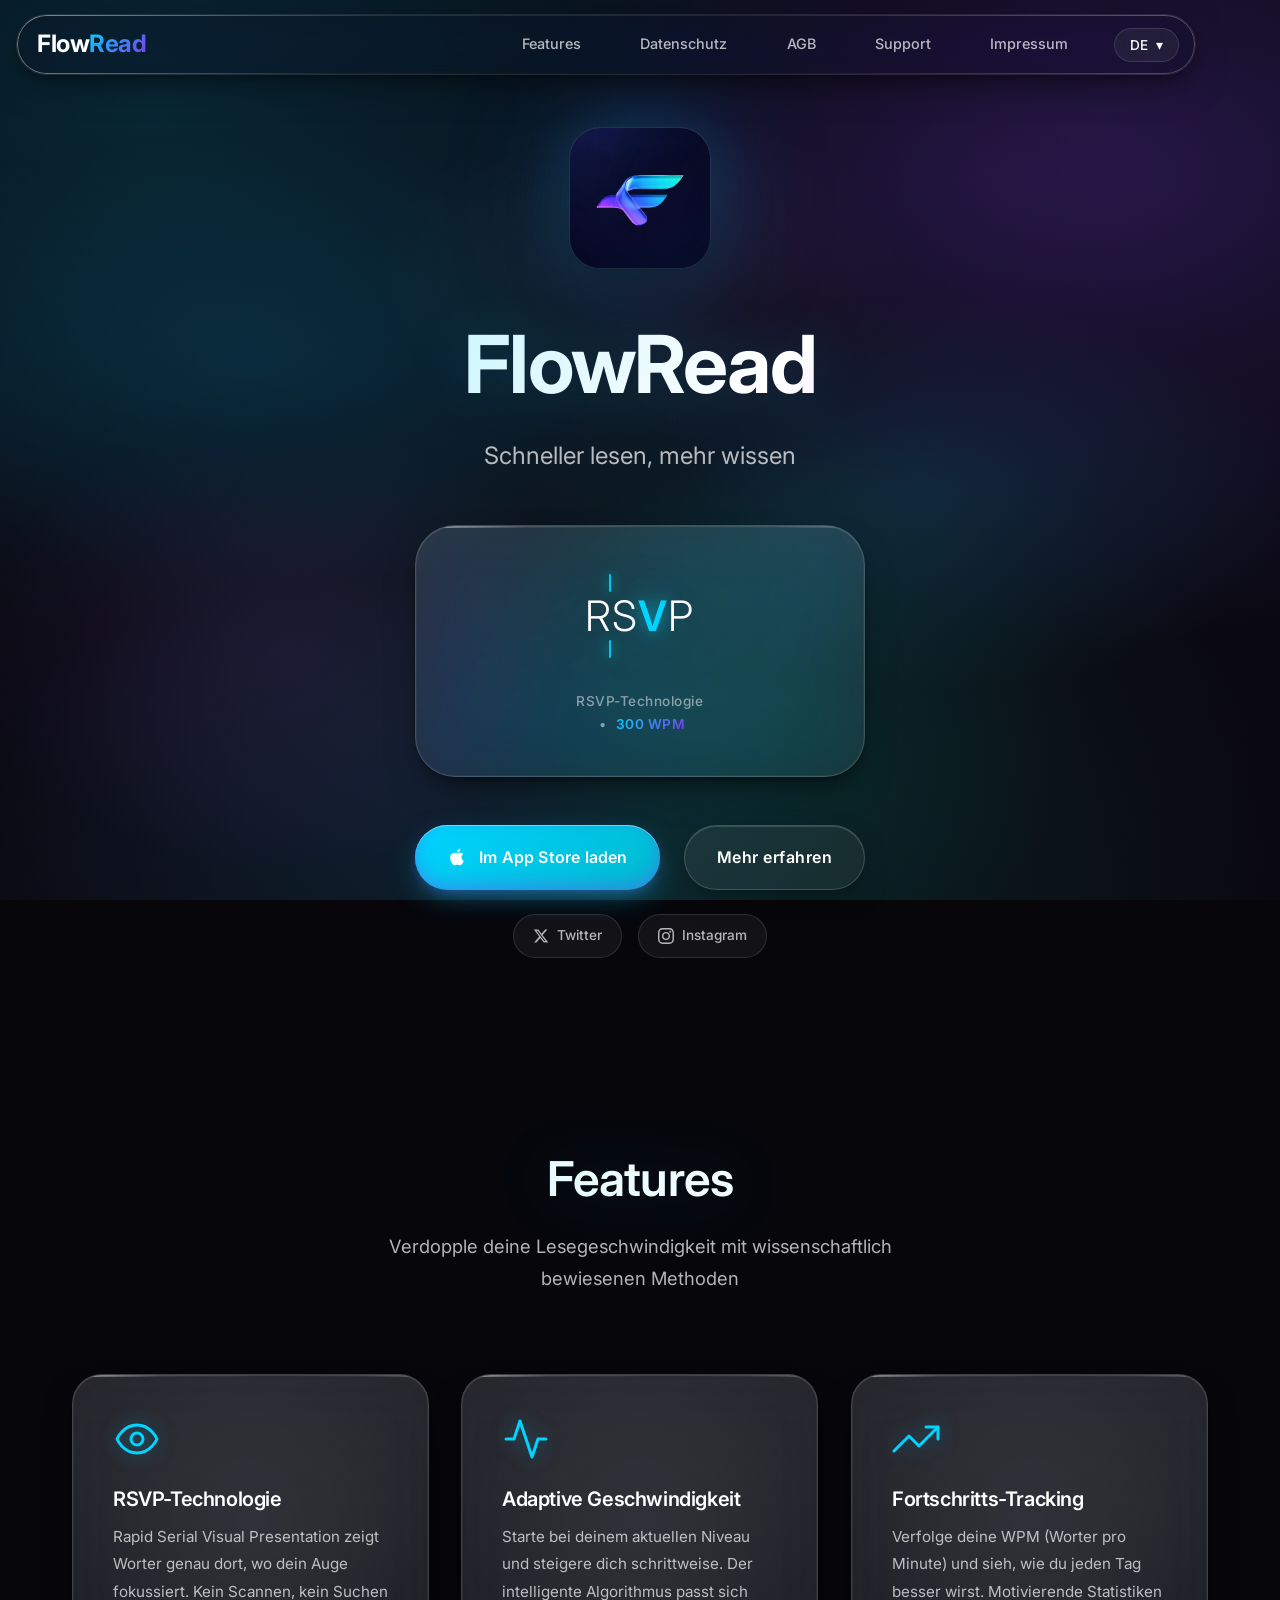
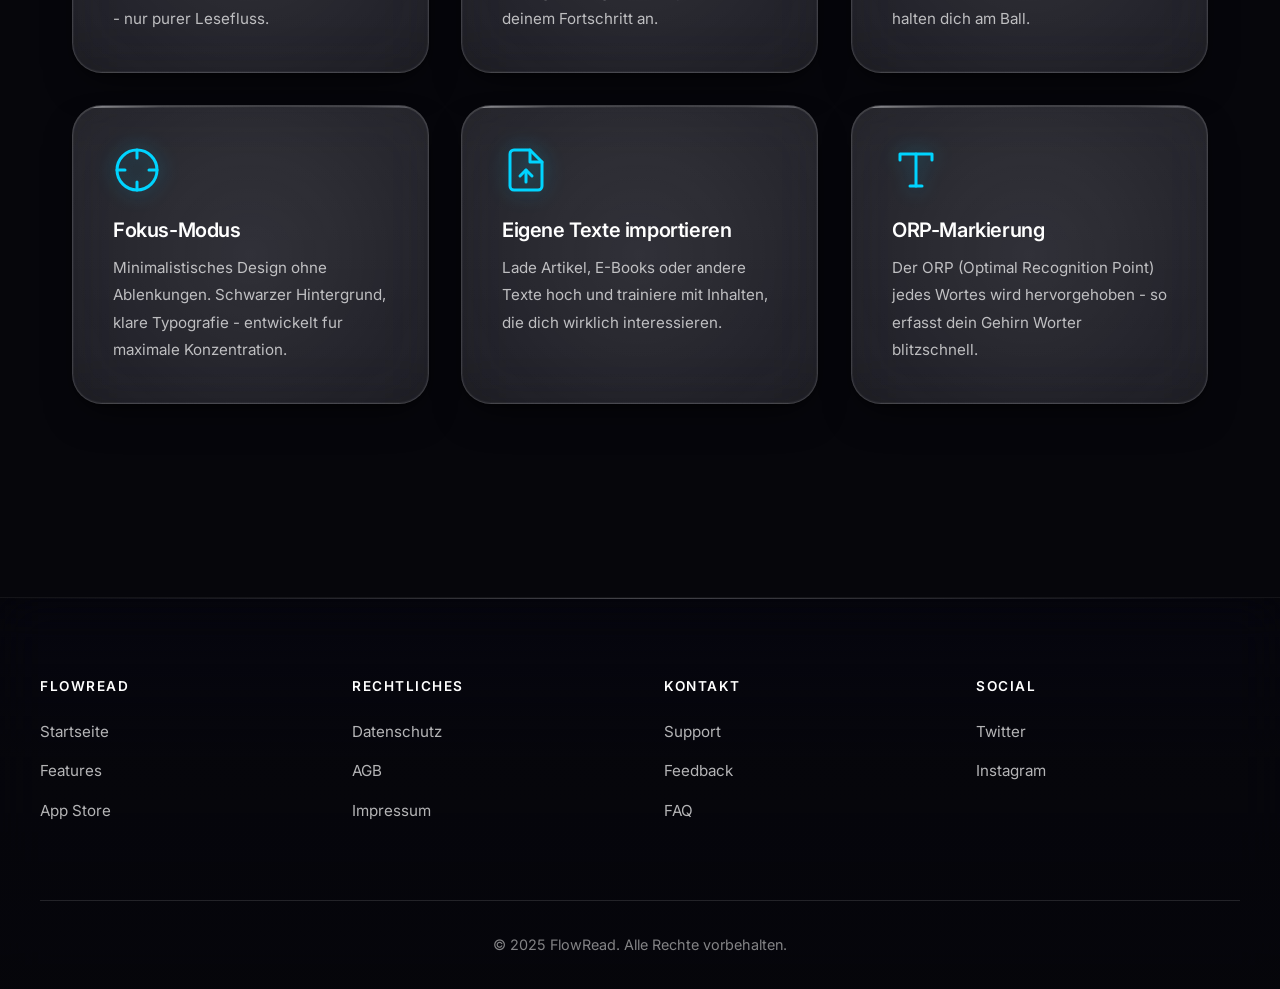
<file: index.html>
<!DOCTYPE html>
<html lang="de">
<head>
    <meta charset="UTF-8">
    <meta name="viewport" content="width=device-width, initial-scale=1.0, maximum-scale=5.0, viewport-fit=cover">
    <title>FlowRead - Speed Reading, Refined</title>
    <meta name="description" content="FlowRead - Speed Reading App. Verdopple deine Lesegeschwindigkeit mit der wissenschaftlich bewiesenen RSVP-Methode.">
    <meta name="keywords" content="speed reading, rsvp, schnell lesen, lesetraining, wpm, lesen lernen, fokus, produktivität">
    <meta property="og:title" content="FlowRead - Speed Reading, Refined">
    <meta property="og:description" content="Verdopple deine Lesegeschwindigkeit mit der RSVP-Methode.">
    <meta property="og:type" content="website">
    <meta property="og:image" content="icon.png">
    <meta name="apple-itunes-app" content="app-id=YOUR_APP_ID">
    <link rel="icon" type="image/png" href="icon.png">
    <link rel="preconnect" href="https://fonts.googleapis.com">
    <link rel="preconnect" href="https://fonts.gstatic.com" crossorigin>
    <link href="https://fonts.googleapis.com/css2?family=Inter:wght@300;400;500;600;700&display=swap" rel="stylesheet">
    <style>
        /* ===== CSS CUSTOM PROPERTIES ===== */
        :root {
            --font-primary: 'Inter', -apple-system, BlinkMacSystemFont, 'Segoe UI', Roboto, sans-serif;

            /* Liquid Glass Colors */
            --glass-bg: rgba(255, 255, 255, 0.05);
            --glass-bg-hover: rgba(255, 255, 255, 0.08);
            --glass-border: rgba(255, 255, 255, 0.12);
            --glass-border-hover: rgba(255, 255, 255, 0.2);
            --glass-glow: rgba(255, 255, 255, 0.1);

            /* Text Colors */
            --text-primary: #ffffff;
            --text-secondary: rgba(255, 255, 255, 0.7);
            --text-tertiary: rgba(255, 255, 255, 0.5);

            /* Accent Gradient */
            --accent-start: #00D4FF;
            --accent-mid: #00BCD4;
            --accent-end: #7C3AED;
            --accent-glow: rgba(0, 212, 255, 0.4);

            /* Transitions */
            --ease-smooth: cubic-bezier(0.25, 0.46, 0.45, 0.94);
            --ease-bounce: cubic-bezier(0.34, 1.56, 0.64, 1);

            /* Shadows */
            --shadow-glass: 0 8px 32px rgba(0, 0, 0, 0.12), 0 2px 8px rgba(0, 0, 0, 0.06), inset 0 1px 0 rgba(255, 255, 255, 0.15);
            --shadow-glass-hover: 0 16px 48px rgba(0, 0, 0, 0.15), 0 4px 16px rgba(0, 0, 0, 0.08), inset 0 1px 0 rgba(255, 255, 255, 0.2);
            --shadow-glow: 0 0 40px var(--accent-glow);

            /* Safe Areas for iPhone */
            --safe-area-top: env(safe-area-inset-top, 0px);
            --safe-area-bottom: env(safe-area-inset-bottom, 0px);
            --safe-area-left: env(safe-area-inset-left, 0px);
            --safe-area-right: env(safe-area-inset-right, 0px);

            /* Mobile Touch Targets */
            --touch-target-min: 44px;
        }

        /* ===== RESET & BASE ===== */
        *, *::before, *::after {
            margin: 0;
            padding: 0;
            box-sizing: border-box;
        }

        html {
            scroll-behavior: smooth;
        }

        body {
            font-family: var(--font-primary);
            color: var(--text-primary);
            line-height: 1.7;
            font-weight: 400;
            overflow-x: hidden;
            background: #0a0a0f;
        }

        /* ===== ANIMATED MESH GRADIENT BACKGROUND ===== */
        .mesh-gradient {
            position: fixed;
            top: 0;
            left: 0;
            width: 100%;
            height: 100%;
            z-index: -1;
            background: linear-gradient(135deg, #0a0a0f 0%, #0d0d14 100%);
        }

        .mesh-gradient::before {
            content: '';
            position: absolute;
            top: 0;
            left: 0;
            width: 100%;
            height: 100%;
            background:
                radial-gradient(ellipse 80% 50% at 20% 40%, rgba(0, 150, 200, 0.15) 0%, transparent 50%),
                radial-gradient(ellipse 60% 40% at 80% 20%, rgba(100, 50, 180, 0.12) 0%, transparent 50%),
                radial-gradient(ellipse 50% 60% at 60% 80%, rgba(0, 180, 160, 0.1) 0%, transparent 50%),
                radial-gradient(ellipse 70% 50% at 30% 90%, rgba(80, 60, 200, 0.08) 0%, transparent 50%);
            animation: meshMove 20s ease-in-out infinite;
        }

        .mesh-gradient::after {
            content: '';
            position: absolute;
            top: 0;
            left: 0;
            width: 100%;
            height: 100%;
            background:
                radial-gradient(ellipse 60% 40% at 70% 60%, rgba(0, 212, 255, 0.1) 0%, transparent 50%),
                radial-gradient(ellipse 50% 50% at 20% 70%, rgba(124, 58, 237, 0.08) 0%, transparent 50%);
            animation: meshMove 25s ease-in-out infinite reverse;
        }

        @keyframes meshMove {
            0%, 100% { transform: translate(0, 0) scale(1); }
            25% { transform: translate(2%, -2%) scale(1.02); }
            50% { transform: translate(-1%, 3%) scale(0.98); }
            75% { transform: translate(-2%, -1%) scale(1.01); }
        }

        /* ===== FLOATING PARTICLES ===== */
        .particles {
            position: fixed;
            top: 0;
            left: 0;
            width: 100%;
            height: 100%;
            pointer-events: none;
            z-index: 0;
            overflow: hidden;
        }

        .particle {
            position: absolute;
            width: 2px;
            height: 2px;
            background: rgba(255, 255, 255, 0.3);
            border-radius: 50%;
            opacity: 0;
            animation: float linear infinite backwards;
        }

        .particle.large {
            width: 3px;
            height: 3px;
            background: rgba(0, 212, 255, 0.4);
            box-shadow: 0 0 6px rgba(0, 212, 255, 0.3);
        }

        @keyframes float {
            0% { transform: translateY(100vh) rotate(0deg); opacity: 0; }
            10% { opacity: 1; }
            90% { opacity: 1; }
            100% { transform: translateY(-100vh) rotate(360deg); opacity: 0; }
        }

        /* ===== TYPOGRAPHY ===== */
        h1, h2, h3, h4, h5 {
            font-weight: 600;
            line-height: 1.2;
            letter-spacing: -0.02em;
        }

        h1 {
            font-size: clamp(3rem, 8vw, 5rem);
            font-weight: 700;
        }

        h2 {
            font-size: clamp(2rem, 5vw, 3rem);
            margin-bottom: 1rem;
        }

        h3 {
            font-size: 1.25rem;
            margin-bottom: 0.75rem;
        }

        p {
            color: var(--text-secondary);
        }

        /* Gradient Text */
        .gradient-text {
            background: linear-gradient(135deg, var(--accent-start) 0%, #ffffff 50%, var(--accent-end) 100%);
            -webkit-background-clip: text;
            -webkit-text-fill-color: transparent;
            background-clip: text;
            background-size: 200% 200%;
            animation: gradientShift 8s ease infinite;
        }

        @keyframes gradientShift {
            0%, 100% { background-position: 0% 50%; }
            50% { background-position: 100% 50%; }
        }

        /* ===== GLASS CARD ===== */
        .glass-card {
            background: var(--glass-bg);
            backdrop-filter: blur(20px);
            -webkit-backdrop-filter: blur(20px);
            border: 1px solid var(--glass-border);
            border-radius: 24px;
            box-shadow: var(--shadow-glass);
            position: relative;
            overflow: hidden;
            transition: all 0.4s var(--ease-smooth);
        }

        .glass-card::before {
            content: '';
            position: absolute;
            top: 0;
            left: 0;
            right: 0;
            height: 1px;
            background: linear-gradient(90deg, transparent, rgba(255, 255, 255, 0.2), transparent);
            opacity: 0.5;
        }

        .glass-card:hover {
            transform: translateY(-6px) scale(1.02);
            background: var(--glass-bg-hover);
            border-color: var(--glass-border-hover);
            box-shadow: var(--shadow-glass-hover), var(--shadow-glow);
        }

        /* ===== HEADER ===== */
        header {
            position: fixed;
            top: 0;
            left: 0;
            right: 0;
            z-index: 1000;
            padding: calc(1rem + var(--safe-area-top)) 0 1rem;
            transition: all 0.4s var(--ease-smooth), transform 0.3s var(--ease-smooth);
        }

        header.scrolled {
            background: rgba(10, 10, 15, 0.8);
            backdrop-filter: blur(20px);
            -webkit-backdrop-filter: blur(20px);
            border-bottom: 1px solid var(--glass-border);
        }

        header.hidden {
            transform: translateY(-100%);
        }

        .header-content {
            max-width: 1200px;
            margin: 0 auto;
            padding: 0 2rem;
            display: flex;
            justify-content: space-between;
            align-items: center;
        }

        .logo {
            font-size: 1.5rem;
            font-weight: 700;
            color: var(--text-primary);
            text-decoration: none;
            letter-spacing: -0.02em;
            transition: all 0.3s var(--ease-smooth);
        }

        .logo span {
            background: linear-gradient(135deg, var(--accent-start), var(--accent-end));
            -webkit-background-clip: text;
            -webkit-text-fill-color: transparent;
            background-clip: text;
        }

        .logo:hover {
            transform: scale(1.05);
        }

        nav {
            display: flex;
            gap: 2rem;
            align-items: center;
        }

        nav a {
            color: var(--text-secondary);
            text-decoration: none;
            font-size: 0.9rem;
            font-weight: 500;
            position: relative;
            transition: all 0.3s var(--ease-smooth);
        }

        nav a::after {
            content: '';
            position: absolute;
            bottom: -4px;
            left: 0;
            width: 0;
            height: 2px;
            background: linear-gradient(90deg, var(--accent-start), var(--accent-end));
            border-radius: 1px;
            transition: width 0.3s var(--ease-smooth);
        }

        nav a:hover {
            color: var(--text-primary);
        }

        nav a:hover::after {
            width: 100%;
        }

        /* ===== LANGUAGE DROPDOWN ===== */
        .lang-dropdown {
            position: relative;
        }

        .lang-btn {
            background: var(--glass-bg);
            backdrop-filter: blur(10px);
            border: 1px solid var(--glass-border);
            border-radius: 50px;
            padding: 0.5rem 1rem;
            color: var(--text-primary);
            cursor: pointer;
            font-size: 0.85rem;
            font-weight: 500;
            font-family: var(--font-primary);
            transition: all 0.3s var(--ease-smooth);
            display: flex;
            align-items: center;
            gap: 0.5rem;
        }

        .lang-btn:hover {
            background: var(--glass-bg-hover);
            border-color: var(--accent-start);
            box-shadow: 0 0 20px var(--accent-glow);
        }

        .lang-menu {
            position: absolute;
            top: calc(100% + 8px);
            right: 0;
            background: rgba(20, 20, 30, 0.95);
            backdrop-filter: blur(20px);
            -webkit-backdrop-filter: blur(20px);
            border: 1px solid var(--glass-border);
            border-radius: 16px;
            padding: 0.5rem;
            min-width: 140px;
            opacity: 0;
            visibility: hidden;
            transform: translateY(-10px);
            transition: all 0.3s var(--ease-smooth);
            box-shadow: var(--shadow-glass);
            z-index: 1001;
        }

        .lang-menu.active {
            opacity: 1;
            visibility: visible;
            transform: translateY(0);
        }

        .lang-menu a {
            display: block;
            padding: 0.75rem 1rem;
            color: var(--text-secondary);
            text-decoration: none;
            font-size: 0.9rem;
            font-weight: 500;
            border-radius: 10px;
            transition: all 0.2s var(--ease-smooth);
            cursor: pointer;
        }

        .lang-menu a:hover {
            background: var(--glass-bg-hover);
            color: var(--text-primary);
        }

        .lang-menu a.active {
            background: linear-gradient(135deg, var(--accent-start), var(--accent-end));
            color: white;
        }

        .lang-menu a::after {
            display: none;
        }

        .mobile-menu-btn {
            display: none;
            background: none;
            border: none;
            color: var(--text-primary);
            font-size: 1.5rem;
            cursor: pointer;
            padding: 0.5rem;
            transition: all 0.3s var(--ease-smooth);
        }

        .mobile-menu-btn:hover {
            color: var(--accent-start);
        }

        /* ===== HERO SECTION ===== */
        .hero {
            min-height: 100vh;
            display: flex;
            flex-direction: column;
            justify-content: center;
            align-items: center;
            text-align: center;
            padding: 8rem 2rem 4rem;
            position: relative;
            z-index: 1;
        }

        .hero-content {
            max-width: 900px;
        }

        .hero-icon {
            width: 140px;
            height: 140px;
            border-radius: 32px;
            margin-bottom: 2.5rem;
            box-shadow: var(--shadow-glass), var(--shadow-glow);
            animation: heroFloat 6s ease-in-out infinite;
            opacity: 0;
            animation: fadeInUp 1s var(--ease-smooth) forwards, heroFloat 6s ease-in-out infinite 1s;
        }

        @keyframes heroFloat {
            0%, 100% { transform: translateY(0); }
            50% { transform: translateY(-15px); }
        }

        .hero h1 {
            margin-bottom: 1.5rem;
            opacity: 0;
            animation: fadeInUp 1s var(--ease-smooth) 0.2s forwards;
        }

        .hero .tagline {
            font-size: clamp(1.2rem, 3vw, 1.5rem);
            font-weight: 400;
            color: var(--text-secondary);
            margin-bottom: 3rem;
            opacity: 0;
            animation: fadeInUp 1s var(--ease-smooth) 0.4s forwards;
        }

        @keyframes fadeInUp {
            from {
                opacity: 0;
                transform: translateY(30px);
            }
            to {
                opacity: 1;
                transform: translateY(0);
            }
        }

        /* ===== RSVP DEMO ===== */
        .rsvp-demo {
            background: var(--glass-bg);
            backdrop-filter: blur(30px);
            -webkit-backdrop-filter: blur(30px);
            border: 1px solid var(--glass-border);
            border-radius: 28px;
            padding: 2.5rem;
            margin-bottom: 3rem;
            width: 100%;
            max-width: 520px;
            box-shadow: var(--shadow-glass);
            position: relative;
            overflow: hidden;
            opacity: 0;
            animation: fadeInUp 1s var(--ease-smooth) 0.6s forwards;
        }

        .rsvp-demo::before {
            content: '';
            position: absolute;
            top: 0;
            left: 0;
            right: 0;
            height: 1px;
            background: linear-gradient(90deg, transparent, rgba(255, 255, 255, 0.3), transparent);
        }

        .rsvp-display {
            height: 100px;
            display: flex;
            align-items: center;
            justify-content: center;
            position: relative;
        }

        .fixation-line {
            position: absolute;
            width: 2px;
            height: 18px;
            background: var(--accent-start);
            border-radius: 1px;
            left: 42%;
            box-shadow: 0 0 12px var(--accent-start);
            opacity: 0.9;
        }

        .fixation-line.top { top: 8px; }
        .fixation-line.bottom { bottom: 8px; }

        .rsvp-word {
            font-size: 42px;
            font-weight: 300;
            position: absolute;
            white-space: nowrap;
            letter-spacing: 1px;
        }

        .rsvp-word .orp {
            color: var(--accent-start);
            font-weight: 600;
            text-shadow: 0 0 20px var(--accent-glow);
        }

        .rsvp-label {
            text-align: center;
            margin-top: 1.5rem;
            font-size: 0.85rem;
            color: var(--text-tertiary);
            font-weight: 500;
            letter-spacing: 0.5px;
        }

        .rsvp-speed {
            background: linear-gradient(135deg, var(--accent-start), var(--accent-end));
            -webkit-background-clip: text;
            -webkit-text-fill-color: transparent;
            background-clip: text;
            font-weight: 600;
        }

        /* ===== CTA BUTTONS ===== */
        .cta-buttons {
            display: flex;
            gap: 1.5rem;
            flex-wrap: wrap;
            justify-content: center;
            opacity: 0;
            animation: fadeInUp 1s var(--ease-smooth) 0.8s forwards;
        }

        .btn-primary {
            display: inline-flex;
            align-items: center;
            gap: 0.75rem;
            background: linear-gradient(135deg, var(--accent-start), var(--accent-mid), var(--accent-end));
            background-size: 200% 200%;
            color: #ffffff;
            padding: 1.1rem 2rem;
            border-radius: 50px;
            text-decoration: none;
            font-weight: 600;
            font-size: 1rem;
            letter-spacing: 0.5px;
            border: none;
            cursor: pointer;
            position: relative;
            overflow: hidden;
            transition: all 0.4s var(--ease-smooth);
            box-shadow: 0 4px 20px rgba(0, 212, 255, 0.3);
        }

        .btn-primary::before {
            content: '';
            position: absolute;
            top: 0;
            left: -100%;
            width: 100%;
            height: 100%;
            background: linear-gradient(90deg, transparent, rgba(255, 255, 255, 0.3), transparent);
            transition: left 0.6s var(--ease-smooth);
        }

        .btn-primary:hover {
            transform: translateY(-3px) scale(1.02);
            box-shadow: 0 8px 30px rgba(0, 212, 255, 0.4), 0 0 40px rgba(0, 212, 255, 0.2);
            background-position: 100% 100%;
        }

        .btn-primary:hover::before {
            left: 100%;
        }

        .btn-primary:active {
            transform: scale(0.98);
        }

        .btn-secondary {
            display: inline-flex;
            align-items: center;
            gap: 0.75rem;
            background: var(--glass-bg);
            backdrop-filter: blur(10px);
            color: var(--text-primary);
            padding: 1.1rem 2rem;
            border-radius: 50px;
            text-decoration: none;
            font-weight: 600;
            font-size: 1rem;
            letter-spacing: 0.5px;
            border: 1px solid var(--glass-border);
            cursor: pointer;
            transition: all 0.4s var(--ease-smooth);
        }

        .btn-secondary:hover {
            background: var(--glass-bg-hover);
            border-color: var(--accent-start);
            transform: translateY(-3px) scale(1.02);
            box-shadow: 0 8px 30px rgba(0, 0, 0, 0.2), 0 0 30px var(--accent-glow);
        }

        .btn-secondary:active {
            transform: scale(0.98);
        }

        /* ===== SECTIONS ===== */
        section {
            padding: 8rem 2rem;
            max-width: 1200px;
            margin: 0 auto;
            position: relative;
            z-index: 1;
        }

        .section-header {
            text-align: center;
            margin-bottom: 5rem;
        }

        .section-header h2 {
            margin-bottom: 1.5rem;
        }

        .section-header p {
            font-size: 1.15rem;
            max-width: 600px;
            margin: 0 auto;
        }

        /* ===== FEATURES GRID ===== */
        .features-grid {
            display: grid;
            grid-template-columns: repeat(auto-fit, minmax(320px, 1fr));
            gap: 2rem;
        }

        .feature-card {
            padding: 2.5rem;
        }

        .feature-icon {
            width: 48px;
            height: 48px;
            margin-bottom: 1.5rem;
            display: block;
            color: var(--accent-start);
            filter: drop-shadow(0 0 10px var(--accent-glow));
        }

        .feature-icon svg {
            width: 100%;
            height: 100%;
        }

        .feature-card h3 {
            color: var(--text-primary);
            font-weight: 600;
        }

        .feature-card p {
            font-size: 0.95rem;
            line-height: 1.8;
        }

        /* ===== LEGAL SECTIONS ===== */
        .legal-section {
            background: var(--glass-bg);
            backdrop-filter: blur(20px);
            -webkit-backdrop-filter: blur(20px);
            border: 1px solid var(--glass-border);
            border-radius: 24px;
            padding: 3rem;
            margin-bottom: 2rem;
            box-shadow: var(--shadow-glass);
        }

        .legal-content {
            max-height: 500px;
            overflow-y: auto;
            padding-right: 1rem;
        }

        .legal-content::-webkit-scrollbar {
            width: 6px;
        }

        .legal-content::-webkit-scrollbar-track {
            background: rgba(255, 255, 255, 0.05);
            border-radius: 3px;
        }

        .legal-content::-webkit-scrollbar-thumb {
            background: var(--glass-border);
            border-radius: 3px;
            transition: background 0.3s;
        }

        .legal-content::-webkit-scrollbar-thumb:hover {
            background: var(--accent-start);
        }

        .legal-content h3 {
            background: linear-gradient(135deg, var(--accent-start), var(--accent-end));
            -webkit-background-clip: text;
            -webkit-text-fill-color: transparent;
            background-clip: text;
            margin-top: 2.5rem;
            margin-bottom: 1rem;
            font-weight: 600;
        }

        .legal-content h3:first-child {
            margin-top: 0;
        }

        .legal-content p {
            margin-bottom: 1rem;
            white-space: pre-line;
            line-height: 1.8;
        }

        .legal-content ul {
            margin-bottom: 1rem;
            padding-left: 1.5rem;
        }

        .legal-content li {
            color: var(--text-secondary);
            margin-bottom: 0.5rem;
            line-height: 1.7;
        }

        .legal-content a {
            color: var(--accent-start);
            text-decoration: none;
            transition: all 0.3s var(--ease-smooth);
        }

        .legal-content a:hover {
            text-decoration: underline;
            text-shadow: 0 0 10px var(--accent-glow);
        }

        .last-updated {
            color: var(--text-tertiary);
            font-size: 0.9rem;
            margin-bottom: 2rem;
            font-weight: 500;
        }

        /* ===== SUPPORT SECTION ===== */
        .support-grid {
            display: grid;
            grid-template-columns: repeat(auto-fit, minmax(280px, 1fr));
            gap: 2rem;
        }

        .support-card {
            padding: 2.5rem;
            text-align: center;
        }

        .support-card h3 {
            color: var(--text-primary);
            margin-bottom: 0.75rem;
        }

        .support-card p {
            margin-bottom: 1.5rem;
        }

        .support-card a {
            color: var(--accent-start);
            text-decoration: none;
            font-weight: 600;
            font-size: 0.95rem;
            transition: all 0.3s var(--ease-smooth);
        }

        .support-card a:hover {
            text-shadow: 0 0 15px var(--accent-glow);
        }

        /* ===== CONTACT FORM ===== */
        .contact-form {
            background: var(--glass-bg);
            backdrop-filter: blur(20px);
            -webkit-backdrop-filter: blur(20px);
            border: 1px solid var(--glass-border);
            border-radius: 24px;
            padding: 3rem;
            margin-top: 4rem;
            box-shadow: var(--shadow-glass);
        }

        .contact-form h3 {
            margin-bottom: 2rem;
            font-weight: 600;
        }

        .form-group {
            margin-bottom: 1.5rem;
        }

        .form-group label {
            display: block;
            margin-bottom: 0.5rem;
            color: var(--text-secondary);
            font-size: 0.9rem;
            font-weight: 500;
        }

        .form-group input,
        .form-group textarea,
        .form-group select {
            width: 100%;
            padding: 1rem 1.25rem;
            background: rgba(255, 255, 255, 0.05);
            border: 1px solid var(--glass-border);
            border-radius: 16px;
            color: var(--text-primary);
            font-size: 1rem;
            font-family: var(--font-primary);
            transition: all 0.3s var(--ease-smooth);
        }

        .form-group input:focus,
        .form-group textarea:focus,
        .form-group select:focus {
            outline: none;
            border-color: var(--accent-start);
            box-shadow: 0 0 20px var(--accent-glow);
            background: rgba(255, 255, 255, 0.08);
        }

        .form-group input::placeholder,
        .form-group textarea::placeholder {
            color: var(--text-tertiary);
        }

        .form-group textarea {
            min-height: 140px;
            resize: vertical;
        }

        .form-group select option {
            background: #1a1a2e;
            color: var(--text-primary);
        }

        /* ===== IMPRESSUM ===== */
        .impressum-card {
            background: var(--glass-bg);
            backdrop-filter: blur(20px);
            -webkit-backdrop-filter: blur(20px);
            border: 1px solid var(--glass-border);
            border-radius: 24px;
            padding: 3rem;
            text-align: center;
            box-shadow: var(--shadow-glass);
        }

        .impressum-card address {
            font-style: normal;
            color: var(--text-secondary);
            line-height: 2;
        }

        .impressum-card a {
            color: var(--accent-start);
            text-decoration: none;
            transition: all 0.3s var(--ease-smooth);
        }

        .impressum-card a:hover {
            text-shadow: 0 0 15px var(--accent-glow);
        }

        /* ===== FOOTER ===== */
        footer {
            background: rgba(10, 10, 15, 0.8);
            backdrop-filter: blur(20px);
            -webkit-backdrop-filter: blur(20px);
            border-top: 1px solid var(--glass-border);
            padding: 5rem 2rem 2rem;
            margin-top: 4rem;
            position: relative;
            z-index: 1;
        }

        .footer-content {
            max-width: 1200px;
            margin: 0 auto;
        }

        .footer-grid {
            display: grid;
            grid-template-columns: repeat(auto-fit, minmax(180px, 1fr));
            gap: 3rem;
            margin-bottom: 4rem;
        }

        .footer-section h4 {
            color: var(--text-primary);
            font-weight: 600;
            font-size: 0.85rem;
            text-transform: uppercase;
            letter-spacing: 1.5px;
            margin-bottom: 1.5rem;
        }

        .footer-section ul {
            list-style: none;
        }

        .footer-section li {
            margin-bottom: 0.75rem;
        }

        .footer-section a {
            color: var(--text-secondary);
            text-decoration: none;
            font-size: 0.95rem;
            transition: all 0.3s var(--ease-smooth);
            position: relative;
        }

        .footer-section a:hover {
            color: var(--accent-start);
        }

        .footer-bottom {
            text-align: center;
            padding-top: 2rem;
            border-top: 1px solid var(--glass-border);
        }

        .footer-bottom p {
            font-size: 0.9rem;
            color: var(--text-tertiary);
        }

        /* ===== LANGUAGE SWITCHING ===== */
        .lang-de, .lang-en, .lang-fr, .lang-es, .lang-it { display: none; }
        [data-lang="de"] .lang-de { display: block; }
        [data-lang="en"] .lang-en { display: block; }
        [data-lang="fr"] .lang-fr { display: block; }
        [data-lang="es"] .lang-es { display: block; }
        [data-lang="it"] .lang-it { display: block; }
        [data-lang="de"] .lang-de-inline { display: inline; }
        [data-lang="en"] .lang-en-inline { display: inline; }
        [data-lang="fr"] .lang-fr-inline { display: inline; }
        [data-lang="es"] .lang-es-inline { display: inline; }
        [data-lang="it"] .lang-it-inline { display: inline; }
        .lang-de-inline, .lang-en-inline, .lang-fr-inline, .lang-es-inline, .lang-it-inline { display: none; }

        /* ===== SCROLL ANIMATIONS ===== */
        .reveal {
            opacity: 0;
            transform: translateY(40px);
            transition: all 0.8s var(--ease-smooth);
        }

        .reveal.visible {
            opacity: 1;
            transform: translateY(0);
        }

        .reveal-delay-1 { transition-delay: 0.1s; }
        .reveal-delay-2 { transition-delay: 0.2s; }
        .reveal-delay-3 { transition-delay: 0.3s; }
        .reveal-delay-4 { transition-delay: 0.4s; }
        .reveal-delay-5 { transition-delay: 0.5s; }

        /* ===== STICKY MOBILE CTA ===== */
        .sticky-cta {
            display: none;
            position: fixed;
            bottom: 0;
            left: 0;
            right: 0;
            z-index: 999;
            padding: 1rem;
            padding-bottom: calc(1rem + var(--safe-area-bottom));
            background: rgba(10, 10, 15, 0.95);
            backdrop-filter: blur(20px);
            -webkit-backdrop-filter: blur(20px);
            border-top: 1px solid var(--glass-border);
            transform: translateY(100%);
            transition: transform 0.3s var(--ease-smooth);
        }

        .sticky-cta.visible {
            transform: translateY(0);
        }

        .sticky-cta .btn-primary {
            width: 100%;
            justify-content: center;
            padding: 1rem 2rem;
        }

        /* ===== MOBILE MENU CLOSE BUTTON ===== */
        .mobile-menu-close {
            display: none;
            position: absolute;
            top: calc(1.5rem + var(--safe-area-top));
            right: 1.5rem;
            background: var(--glass-bg);
            border: 1px solid var(--glass-border);
            border-radius: 50%;
            width: 44px;
            height: 44px;
            color: var(--text-primary);
            font-size: 1.5rem;
            cursor: pointer;
            transition: all 0.3s var(--ease-smooth);
            z-index: 1001;
        }

        .mobile-menu-close:hover {
            background: var(--glass-bg-hover);
            border-color: var(--accent-start);
        }

        /* ===== TOUCH DEVICE OPTIMIZATIONS ===== */
        @media (hover: none) and (pointer: coarse) {
            /* Disable hover transforms on touch devices */
            .glass-card:hover {
                transform: none;
            }

            .btn-primary:hover,
            .btn-secondary:hover {
                transform: none;
            }

            .logo:hover {
                transform: none;
            }

            /* Add active states instead */
            .glass-card:active {
                transform: scale(0.98);
                background: var(--glass-bg-hover);
            }

            .btn-primary:active {
                transform: scale(0.96);
            }

            .btn-secondary:active {
                transform: scale(0.96);
            }

            /* Reduce particle count for performance */
            .particle:nth-child(n+15) {
                display: none;
            }

            /* Reduce mesh gradient animation */
            .mesh-gradient::before,
            .mesh-gradient::after {
                animation-duration: 40s;
            }
        }

        /* ===== RESPONSIVE ===== */
        @media (max-width: 768px) {
            .mobile-menu-btn {
                display: flex;
                align-items: center;
                justify-content: center;
                width: var(--touch-target-min);
                height: var(--touch-target-min);
            }

            .mobile-menu-close {
                display: flex;
                align-items: center;
                justify-content: center;
            }

            nav {
                position: fixed;
                top: calc(4.5rem + var(--safe-area-top));
                left: 0.75rem;
                right: 0.75rem;
                bottom: auto;
                max-height: calc(100vh - 5.5rem - var(--safe-area-top) - var(--safe-area-bottom));
                background: rgba(10, 10, 15, 0.12);
                backdrop-filter: blur(12px);
                -webkit-backdrop-filter: blur(12px);
                flex-direction: column;
                justify-content: flex-start;
                padding: 1.25rem;
                gap: 1rem;
                border-radius: 30px;
                overflow-y: auto;
                overscroll-behavior: contain;
                -webkit-overflow-scrolling: touch;
                opacity: 0;
                transform: translateY(-8px);
                pointer-events: none;
                transition: opacity 0.35s var(--ease-smooth), transform 0.35s var(--ease-smooth);
                z-index: 1000;
            }

            nav.active {
                opacity: 1;
                transform: translateY(0);
                pointer-events: all;
            }

            .mobile-menu-close {
                display: none !important;
            }

            .header-content:has(nav.active) .mobile-menu-btn {
                font-size: 0;
            }

            .header-content:has(nav.active) .mobile-menu-btn::before {
                content: "\2715";
                font-size: 1.5rem;
            }

            nav a {
                font-size: 1.25rem;
                padding: 0.75rem 1rem;
                min-height: var(--touch-target-min);
                display: flex;
                align-items: center;
                justify-content: center;
            }

            .lang-dropdown {
                margin-top: 1rem;
            }

            .lang-btn {
                min-height: var(--touch-target-min);
                padding: 0.75rem 1.5rem;
            }

            .lang-menu {
                position: fixed;
                top: 50%;
                left: 50%;
                right: auto;
                transform: translate(-50%, -50%) scale(0.9);
                min-width: 200px;
            }

            .lang-menu.active {
                transform: translate(-50%, -50%) scale(1);
            }

            .sticky-cta {
                display: block;
            }

            .hero {
                padding: calc(5rem + var(--safe-area-top)) 1.25rem 4rem;
                min-height: calc(100vh - 80px);
                padding-bottom: calc(4rem + 80px);
            }

            .hero-icon {
                width: 100px;
                height: 100px;
                border-radius: 24px;
                margin-top: 1.5rem;
            }

            .rsvp-demo {
                padding: 1.5rem 1rem;
                border-radius: 20px;
            }

            .rsvp-word {
                font-size: 28px;
            }

            section {
                padding: 4rem 1.25rem;
                padding-left: calc(1.25rem + var(--safe-area-left));
                padding-right: calc(1.25rem + var(--safe-area-right));
            }

            .section-header {
                margin-bottom: 3rem;
            }

            .section-header p {
                font-size: 1rem;
            }

            .features-grid {
                grid-template-columns: 1fr;
                gap: 1.25rem;
            }

            .feature-card {
                padding: 2rem 1.5rem;
            }

            .cta-buttons {
                flex-direction: column;
                width: 100%;
                padding: 0 1rem;
            }

            .btn-primary, .btn-secondary {
                width: 100%;
                justify-content: center;
                min-height: var(--touch-target-min);
                padding: 1rem 1.5rem;
                font-size: 1rem;
            }

            .legal-section {
                padding: 1.5rem;
                border-radius: 20px;
            }

            .legal-content {
                max-height: 350px;
            }

            .support-grid {
                grid-template-columns: 1fr;
                gap: 1.25rem;
            }

            .support-card {
                padding: 2rem 1.5rem;
            }

            .support-card a {
                display: inline-flex;
                min-height: var(--touch-target-min);
                align-items: center;
                padding: 0.5rem 0;
            }

            .contact-form {
                padding: 2rem 1.5rem;
                border-radius: 20px;
            }

            .form-group input,
            .form-group textarea,
            .form-group select {
                min-height: var(--touch-target-min);
                font-size: 16px; /* Prevents iOS zoom on focus */
            }

            .impressum-card {
                padding: 2rem 1.5rem;
                border-radius: 20px;
            }

            footer {
                padding: 3rem 1.25rem 2rem;
                padding-left: calc(1.25rem + var(--safe-area-left));
                padding-right: calc(1.25rem + var(--safe-area-right));
                padding-bottom: calc(2rem + var(--safe-area-bottom) + 80px);
            }

            .footer-grid {
                grid-template-columns: repeat(2, 1fr);
                gap: 2rem;
            }

            .footer-section a {
                display: inline-flex;
                min-height: var(--touch-target-min);
                align-items: center;
            }
        }

        /* ===== SMALL MOBILE (375px and below) ===== */
        @media (max-width: 375px) {
            h1 {
                font-size: 2.5rem;
            }

            .hero .tagline {
                font-size: 1rem;
            }

            .rsvp-word {
                font-size: 24px;
            }

            .feature-card {
                padding: 1.5rem 1.25rem;
            }

            .feature-icon {
                width: 40px;
                height: 40px;
            }

            .legal-section,
            .contact-form,
            .impressum-card {
                padding: 1.25rem;
            }

            .footer-grid {
                grid-template-columns: 1fr;
                gap: 1.5rem;
            }
        }

        /* ===== VERY SMALL MOBILE (320px) ===== */
        @media (max-width: 320px) {
            h1 {
                font-size: 2rem;
            }

            .hero-icon {
                width: 80px;
                height: 80px;
            }

            .rsvp-demo {
                padding: 1.25rem 0.75rem;
            }

            .rsvp-word {
                font-size: 22px;
            }

            section {
                padding: 3rem 1rem;
            }
        }

        /* ===== LANDSCAPE MOBILE ===== */
        @media (max-height: 500px) and (orientation: landscape) {
            .hero {
                min-height: auto;
                padding-top: calc(4rem + var(--safe-area-top));
                padding-bottom: 2rem;
            }

            .hero-icon {
                width: 60px;
                height: 60px;
                margin-bottom: 1rem;
            }

            .rsvp-demo {
                margin-bottom: 1.5rem;
            }
        }

        /* ===== REDUCED MOTION ===== */
        @media (prefers-reduced-motion: reduce) {
            *, *::before, *::after {
                animation-duration: 0.01ms !important;
                animation-iteration-count: 1 !important;
                transition-duration: 0.01ms !important;
            }

            .particles {
                display: none;
            }

            .mesh-gradient::before,
            .mesh-gradient::after {
                animation: none;
            }
        }
    </style>
    <link rel="stylesheet" href="liquid-glass.css">
</head>
<body data-lang="de">
    <!-- Animated Mesh Gradient Background -->
    <div class="mesh-gradient"></div>

    <!-- Floating Particles -->
    <div class="particles" id="particles"></div>

    <!-- Header -->
    <header id="header">
        <div class="header-content">
            <a href="#home" class="logo">Flow<span>Read</span></a>
            <button class="mobile-menu-btn" onclick="toggleMenu()" aria-label="Menu">&#9776;</button>
            <nav id="nav">
                <button class="mobile-menu-close" onclick="closeMenu()" aria-label="Close Menu">&times;</button>
                <a href="#features" onclick="closeMenu()">
                    <span class="lang-de-inline">Features</span>
                    <span class="lang-en-inline">Features</span>
                    <span class="lang-fr-inline">Fonctionnalites</span>
                    <span class="lang-es-inline">Funciones</span>
                    <span class="lang-it-inline">Funzionalita</span>
                </a>
                <a id="privacy-nav-link" href="datenschutz.html" onclick="closeMenu()">
                    <span class="lang-de-inline">Datenschutz</span>
                    <span class="lang-en-inline">Privacy</span>
                    <span class="lang-fr-inline">Confidentialite</span>
                    <span class="lang-es-inline">Privacidad</span>
                    <span class="lang-it-inline">Privacy</span>
                </a>
                <a href="nutzungsbedingungen.html" onclick="closeMenu()">
                    <span class="lang-de-inline">AGB</span>
                    <span class="lang-en-inline">Terms</span>
                    <span class="lang-fr-inline">CGU</span>
                    <span class="lang-es-inline">Terminos</span>
                    <span class="lang-it-inline">Termini</span>
                </a>
                <a href="https://flowread.xyz/support" onclick="closeMenu()">Support</a>
                <a href="impressum.html" onclick="closeMenu()">
                    <span class="lang-de-inline">Impressum</span>
                    <span class="lang-en-inline">Legal Notice</span>
                    <span class="lang-fr-inline">Mentions legales</span>
                    <span class="lang-es-inline">Aviso legal</span>
                    <span class="lang-it-inline">Note legali</span>
                </a>
                <div class="lang-dropdown">
                    <button class="lang-btn" onclick="toggleLangMenu()">
                        <span class="current-lang">DE</span>
                        <span>&#9662;</span>
                    </button>
                    <div class="lang-menu" id="langMenu">
                        <a onclick="setLanguage('de')" data-lang="de">Deutsch</a>
                        <a onclick="setLanguage('en')" data-lang="en">English</a>
                        <a onclick="setLanguage('fr')" data-lang="fr">Francais</a>
                        <a onclick="setLanguage('es')" data-lang="es">Espanol</a>
                        <a onclick="setLanguage('it')" data-lang="it">Italiano</a>
                    </div>
                </div>
            </nav>
        </div>
    </header>

    <!-- Hero Section -->
    <section class="hero" id="home">
        <div class="hero-content">
            <img src="flowread-logo.jpg" alt="FlowRead Logo" class="hero-icon" onerror="this.style.display='none'">
            <h1 class="gradient-text">FlowRead</h1>
            <p class="tagline">
                <span class="lang-de">Schneller lesen, mehr wissen</span>
                <span class="lang-en">Read Faster, Learn More</span>
                <span class="lang-fr">Lire plus vite, en savoir plus</span>
                <span class="lang-es">Leer mas rapido, aprender mas</span>
                <span class="lang-it">Leggi piu veloce, impara di piu</span>
            </p>

            <!-- RSVP Demo -->
            <div class="rsvp-demo">
                <div class="rsvp-display">
                    <div class="fixation-line top"></div>
                    <div class="rsvp-word" id="rsvpWord">
                        <span>Flo</span><span class="orp">w</span><span>Read</span>
                    </div>
                    <div class="fixation-line bottom"></div>
                </div>
                <p class="rsvp-label">
                    <span class="lang-de">RSVP-Technologie</span>
                    <span class="lang-en">RSVP Technology</span>
                    <span class="lang-fr">Technologie RSVP</span>
                    <span class="lang-es">Tecnologia RSVP</span>
                    <span class="lang-it">Tecnologia RSVP</span>
                    &nbsp;&bull;&nbsp;
                    <span class="rsvp-speed" id="rsvpSpeed">300 WPM</span>
                </p>
            </div>

            <div class="cta-buttons">
                <a href="https://apps.apple.com/de/app/flowread-read-faster/id6758730530?l=en-GB" target="_blank" rel="noopener" class="btn-primary">
                    <svg width="20" height="20" viewBox="0 0 24 24" fill="currentColor">
                        <path d="M18.71 19.5c-.83 1.24-1.71 2.45-3.05 2.47-1.34.03-1.77-.79-3.29-.79-1.53 0-2 .77-3.27.82-1.31.05-2.3-1.32-3.14-2.53C4.25 17 2.94 12.45 4.7 9.39c.87-1.52 2.43-2.48 4.12-2.51 1.28-.02 2.5.87 3.29.87.78 0 2.26-1.07 3.81-.91.65.03 2.47.26 3.64 1.98-.09.06-2.17 1.28-2.15 3.81.03 3.02 2.65 4.03 2.68 4.04-.03.07-.42 1.44-1.38 2.83M13 3.5c.73-.83 1.94-1.46 2.94-1.5.13 1.17-.34 2.35-1.04 3.19-.69.85-1.83 1.51-2.95 1.42-.15-1.15.41-2.35 1.05-3.11z"/>
                    </svg>
                    <span class="lang-de-inline">Im App Store laden</span>
                    <span class="lang-en-inline">Download on App Store</span>
                    <span class="lang-fr-inline">Telecharger sur l'App Store</span>
                    <span class="lang-es-inline">Descargar en App Store</span>
                    <span class="lang-it-inline">Scarica dall'App Store</span>
                </a>
                <a href="#features" class="btn-secondary">
                    <span class="lang-de-inline">Mehr erfahren</span>
                    <span class="lang-en-inline">Learn More</span>
                    <span class="lang-fr-inline">En savoir plus</span>
                    <span class="lang-es-inline">Mas informacion</span>
                    <span class="lang-it-inline">Scopri di piu</span>
                </a>
            </div>

            <!-- Social Media Buttons -->
            <div class="social-buttons" style="display: flex; gap: 1rem; justify-content: center; margin-top: 1.5rem; opacity: 0; animation: fadeInUp 1s var(--ease-smooth) 1s forwards;">
                <a href="https://x.com/FlowRead_?s=20" target="_blank" rel="noopener" style="display: inline-flex; align-items: center; gap: 0.5rem; background: var(--glass-bg); backdrop-filter: blur(10px); color: var(--text-secondary); padding: 0.6rem 1.2rem; border-radius: 50px; text-decoration: none; font-size: 0.85rem; font-weight: 500; border: 1px solid var(--glass-border); transition: all 0.3s var(--ease-smooth);" onmouseover="this.style.borderColor='var(--accent-start)'; this.style.color='var(--text-primary)'; this.style.boxShadow='0 0 20px var(--accent-glow)';" onmouseout="this.style.borderColor='var(--glass-border)'; this.style.color='var(--text-secondary)'; this.style.boxShadow='none';">
                    <svg width="16" height="16" viewBox="0 0 24 24" fill="currentColor"><path d="M18.244 2.25h3.308l-7.227 8.26 8.502 11.24H16.17l-5.214-6.817L4.99 21.75H1.68l7.73-8.835L1.254 2.25H8.08l4.713 6.231zm-1.161 17.52h1.833L7.084 4.126H5.117z"/></svg>
                    Twitter
                </a>
                <a href="https://www.instagram.com/flowreadd?igsh=MWVvNDI1ZnczYmozNQ==" target="_blank" rel="noopener" style="display: inline-flex; align-items: center; gap: 0.5rem; background: var(--glass-bg); backdrop-filter: blur(10px); color: var(--text-secondary); padding: 0.6rem 1.2rem; border-radius: 50px; text-decoration: none; font-size: 0.85rem; font-weight: 500; border: 1px solid var(--glass-border); transition: all 0.3s var(--ease-smooth);" onmouseover="this.style.borderColor='var(--accent-start)'; this.style.color='var(--text-primary)'; this.style.boxShadow='0 0 20px var(--accent-glow)';" onmouseout="this.style.borderColor='var(--glass-border)'; this.style.color='var(--text-secondary)'; this.style.boxShadow='none';">
                    <svg width="16" height="16" viewBox="0 0 24 24" fill="currentColor"><path d="M12 2.163c3.204 0 3.584.012 4.85.07 3.252.148 4.771 1.691 4.919 4.919.058 1.265.069 1.645.069 4.849 0 3.205-.012 3.584-.069 4.849-.149 3.225-1.664 4.771-4.919 4.919-1.266.058-1.644.07-4.85.07-3.204 0-3.584-.012-4.849-.07-3.26-.149-4.771-1.699-4.919-4.92-.058-1.265-.07-1.644-.07-4.849 0-3.204.013-3.583.07-4.849.149-3.227 1.664-4.771 4.919-4.919 1.266-.057 1.645-.069 4.849-.069zm0-2.163c-3.259 0-3.667.014-4.947.072-4.358.2-6.78 2.618-6.98 6.98-.059 1.281-.073 1.689-.073 4.948 0 3.259.014 3.668.072 4.948.2 4.358 2.618 6.78 6.98 6.98 1.281.058 1.689.072 4.948.072 3.259 0 3.668-.014 4.948-.072 4.354-.2 6.782-2.618 6.979-6.98.059-1.28.073-1.689.073-4.948 0-3.259-.014-3.667-.072-4.947-.196-4.354-2.617-6.78-6.979-6.98-1.281-.059-1.69-.073-4.949-.073zm0 5.838c-3.403 0-6.162 2.759-6.162 6.162s2.759 6.163 6.162 6.163 6.162-2.759 6.162-6.163c0-3.403-2.759-6.162-6.162-6.162zm0 10.162c-2.209 0-4-1.79-4-4 0-2.209 1.791-4 4-4s4 1.791 4 4c0 2.21-1.791 4-4 4zm6.406-11.845c-.796 0-1.441.645-1.441 1.44s.645 1.44 1.441 1.44c.795 0 1.439-.645 1.439-1.44s-.644-1.44-1.439-1.44z"/></svg>
                    Instagram
                </a>
            </div>
        </div>
    </section>

    <!-- Features Section -->
    <section id="features">
        <div class="section-header reveal">
            <h2 class="gradient-text">Features</h2>
            <p>
                <span class="lang-de">Verdopple deine Lesegeschwindigkeit mit wissenschaftlich bewiesenen Methoden</span>
                <span class="lang-en">Double your reading speed with scientifically proven methods</span>
                <span class="lang-fr">Doublez votre vitesse de lecture avec des methodes scientifiquement prouvees</span>
                <span class="lang-es">Duplica tu velocidad de lectura con metodos cientificamente probados</span>
                <span class="lang-it">Raddoppia la tua velocita di lettura con metodi scientificamente provati</span>
            </p>
        </div>
        <div class="features-grid">
            <div class="glass-card feature-card reveal reveal-delay-1">
                <span class="feature-icon"><svg viewBox="0 0 24 24" fill="none" stroke="currentColor" stroke-width="1.5" stroke-linecap="round" stroke-linejoin="round"><path d="M2 12s3-7 10-7 10 7 10 7-3 7-10 7S2 12 2 12z"/><circle cx="12" cy="12" r="3"/></svg></span>
                <h3>
                    <span class="lang-de">RSVP-Technologie</span>
                    <span class="lang-en">RSVP Technology</span>
                    <span class="lang-fr">Technologie RSVP</span>
                    <span class="lang-es">Tecnologia RSVP</span>
                    <span class="lang-it">Tecnologia RSVP</span>
                </h3>
                <p>
                    <span class="lang-de">Rapid Serial Visual Presentation zeigt Worter genau dort, wo dein Auge fokussiert. Kein Scannen, kein Suchen - nur purer Lesefluss.</span>
                    <span class="lang-en">Rapid Serial Visual Presentation displays words exactly where your eye focuses. No scanning, no searching - just pure reading flow.</span>
                    <span class="lang-fr">La presentation visuelle serielle rapide affiche les mots exactement la ou votre oeil se concentre. Pas de balayage, pas de recherche - juste un flux de lecture pur.</span>
                    <span class="lang-es">La presentacion visual serial rapida muestra las palabras exactamente donde se enfoca tu ojo. Sin escanear, sin buscar - solo flujo de lectura puro.</span>
                    <span class="lang-it">La presentazione visiva seriale rapida mostra le parole esattamente dove si concentra il tuo occhio. Nessuna scansione, nessuna ricerca - solo puro flusso di lettura.</span>
                </p>
            </div>
            <div class="glass-card feature-card reveal reveal-delay-2">
                <span class="feature-icon"><svg viewBox="0 0 24 24" fill="none" stroke="currentColor" stroke-width="1.5" stroke-linecap="round" stroke-linejoin="round"><polyline points="22 12 18 12 15 21 9 3 6 12 2 12"/></svg></span>
                <h3>
                    <span class="lang-de">Adaptive Geschwindigkeit</span>
                    <span class="lang-en">Adaptive Speed</span>
                    <span class="lang-fr">Vitesse adaptative</span>
                    <span class="lang-es">Velocidad adaptativa</span>
                    <span class="lang-it">Velocita adattiva</span>
                </h3>
                <p>
                    <span class="lang-de">Starte bei deinem aktuellen Niveau und steigere dich schrittweise. Der intelligente Algorithmus passt sich deinem Fortschritt an.</span>
                    <span class="lang-en">Start at your current level and gradually improve. Our intelligent algorithm adapts to your progress automatically.</span>
                    <span class="lang-fr">Commencez a votre niveau actuel et progressez graduellement. Notre algorithme intelligent s'adapte automatiquement a vos progres.</span>
                    <span class="lang-es">Comienza en tu nivel actual y mejora gradualmente. Nuestro algoritmo inteligente se adapta automaticamente a tu progreso.</span>
                    <span class="lang-it">Inizia al tuo livello attuale e migliora gradualmente. Il nostro algoritmo intelligente si adatta automaticamente ai tuoi progressi.</span>
                </p>
            </div>
            <div class="glass-card feature-card reveal reveal-delay-3">
                <span class="feature-icon"><svg viewBox="0 0 24 24" fill="none" stroke="currentColor" stroke-width="1.5" stroke-linecap="round" stroke-linejoin="round"><polyline points="23 6 13.5 15.5 8.5 10.5 1 18"/><polyline points="17 6 23 6 23 12"/></svg></span>
                <h3>
                    <span class="lang-de">Fortschritts-Tracking</span>
                    <span class="lang-en">Progress Tracking</span>
                    <span class="lang-fr">Suivi des progres</span>
                    <span class="lang-es">Seguimiento de progreso</span>
                    <span class="lang-it">Monitoraggio progressi</span>
                </h3>
                <p>
                    <span class="lang-de">Verfolge deine WPM (Worter pro Minute) und sieh, wie du jeden Tag besser wirst. Motivierende Statistiken halten dich am Ball.</span>
                    <span class="lang-en">Monitor your WPM (words per minute) and watch yourself improve every day. Motivating statistics keep you on track.</span>
                    <span class="lang-fr">Suivez vos MPM (mots par minute) et observez vos progres quotidiens. Des statistiques motivantes vous gardent sur la bonne voie.</span>
                    <span class="lang-es">Monitorea tus PPM (palabras por minuto) y observa como mejoras cada dia. Estadisticas motivadoras te mantienen en el camino.</span>
                    <span class="lang-it">Monitora le tue PPM (parole per minuto) e osserva i tuoi miglioramenti giornalieri. Statistiche motivanti ti mantengono sulla buona strada.</span>
                </p>
            </div>
            <div class="glass-card feature-card reveal reveal-delay-4">
                <span class="feature-icon"><svg viewBox="0 0 24 24" fill="none" stroke="currentColor" stroke-width="1.5" stroke-linecap="round" stroke-linejoin="round"><circle cx="12" cy="12" r="10"/><line x1="22" y1="12" x2="18" y2="12"/><line x1="6" y1="12" x2="2" y2="12"/><line x1="12" y1="6" x2="12" y2="2"/><line x1="12" y1="22" x2="12" y2="18"/></svg></span>
                <h3>
                    <span class="lang-de">Fokus-Modus</span>
                    <span class="lang-en">Focus Mode</span>
                    <span class="lang-fr">Mode concentration</span>
                    <span class="lang-es">Modo enfoque</span>
                    <span class="lang-it">Modalita focus</span>
                </h3>
                <p>
                    <span class="lang-de">Minimalistisches Design ohne Ablenkungen. Schwarzer Hintergrund, klare Typografie - entwickelt fur maximale Konzentration.</span>
                    <span class="lang-en">Minimalist design with zero distractions. Dark background, clear typography - engineered for maximum concentration.</span>
                    <span class="lang-fr">Design minimaliste sans distractions. Fond sombre, typographie claire - concu pour une concentration maximale.</span>
                    <span class="lang-es">Diseno minimalista sin distracciones. Fondo oscuro, tipografia clara - disenado para maxima concentracion.</span>
                    <span class="lang-it">Design minimalista senza distrazioni. Sfondo scuro, tipografia chiara - progettato per la massima concentrazione.</span>
                </p>
            </div>
            <div class="glass-card feature-card reveal reveal-delay-5">
                <span class="feature-icon"><svg viewBox="0 0 24 24" fill="none" stroke="currentColor" stroke-width="1.5" stroke-linecap="round" stroke-linejoin="round"><path d="M14 2H6a2 2 0 0 0-2 2v16a2 2 0 0 0 2 2h12a2 2 0 0 0 2-2V8z"/><polyline points="14 2 14 8 20 8"/><line x1="12" y1="18" x2="12" y2="12"/><polyline points="9 15 12 12 15 15"/></svg></span>
                <h3>
                    <span class="lang-de">Eigene Texte importieren</span>
                    <span class="lang-en">Import Your Own Texts</span>
                    <span class="lang-fr">Importer vos textes</span>
                    <span class="lang-es">Importar tus textos</span>
                    <span class="lang-it">Importa i tuoi testi</span>
                </h3>
                <p>
                    <span class="lang-de">Lade Artikel, E-Books oder andere Texte hoch und trainiere mit Inhalten, die dich wirklich interessieren.</span>
                    <span class="lang-en">Upload articles, ebooks, or any text and train with content you actually care about.</span>
                    <span class="lang-fr">Telechargez des articles, des ebooks ou tout texte et entrainez-vous avec du contenu qui vous interesse vraiment.</span>
                    <span class="lang-es">Sube articulos, ebooks o cualquier texto y entrena con contenido que realmente te interesa.</span>
                    <span class="lang-it">Carica articoli, ebook o qualsiasi testo e allenati con contenuti che ti interessano davvero.</span>
                </p>
            </div>
            <div class="glass-card feature-card reveal reveal-delay-5">
                <span class="feature-icon"><svg viewBox="0 0 24 24" fill="none" stroke="currentColor" stroke-width="1.5" stroke-linecap="round" stroke-linejoin="round"><polyline points="4 7 4 4 20 4 20 7"/><line x1="9" y1="20" x2="15" y2="20"/><line x1="12" y1="4" x2="12" y2="20"/></svg></span>
                <h3>
                    <span class="lang-de">ORP-Markierung</span>
                    <span class="lang-en">ORP Marking</span>
                    <span class="lang-fr">Marquage ORP</span>
                    <span class="lang-es">Marcado ORP</span>
                    <span class="lang-it">Marcatura ORP</span>
                </h3>
                <p>
                    <span class="lang-de">Der ORP (Optimal Recognition Point) jedes Wortes wird hervorgehoben - so erfasst dein Gehirn Worter blitzschnell.</span>
                    <span class="lang-en">The ORP (Optimal Recognition Point) of each word is highlighted - so your brain processes words lightning fast.</span>
                    <span class="lang-fr">L'ORP (Point de Reconnaissance Optimal) de chaque mot est mis en evidence - ainsi votre cerveau traite les mots a la vitesse de l'eclair.</span>
                    <span class="lang-es">El ORP (Punto de Reconocimiento Optimo) de cada palabra se resalta - asi tu cerebro procesa las palabras a la velocidad del rayo.</span>
                    <span class="lang-it">L'ORP (Punto di Riconoscimento Ottimale) di ogni parola e evidenziato - cosi il tuo cervello elabora le parole alla velocita della luce.</span>
                </p>
            </div>
        </div>
    </section>

    <!-- Sticky Mobile CTA -->
    <div class="sticky-cta" id="stickyCta">
        <a href="https://apps.apple.com/de/app/flowread-read-faster/id6758730530?l=en-GB" target="_blank" rel="noopener" class="btn-primary">
            <svg width="20" height="20" viewBox="0 0 24 24" fill="currentColor">
                <path d="M18.71 19.5c-.83 1.24-1.71 2.45-3.05 2.47-1.34.03-1.77-.79-3.29-.79-1.53 0-2 .77-3.27.82-1.31.05-2.3-1.32-3.14-2.53C4.25 17 2.94 12.45 4.7 9.39c.87-1.52 2.43-2.48 4.12-2.51 1.28-.02 2.5.87 3.29.87.78 0 2.26-1.07 3.81-.91.65.03 2.47.26 3.64 1.98-.09.06-2.17 1.28-2.15 3.81.03 3.02 2.65 4.03 2.68 4.04-.03.07-.42 1.44-1.38 2.83M13 3.5c.73-.83 1.94-1.46 2.94-1.5.13 1.17-.34 2.35-1.04 3.19-.69.85-1.83 1.51-2.95 1.42-.15-1.15.41-2.35 1.05-3.11z"/>
            </svg>
            <span class="lang-de-inline">Jetzt downloaden</span>
            <span class="lang-en-inline">Download Now</span>
            <span class="lang-fr-inline">Telecharger maintenant</span>
            <span class="lang-es-inline">Descargar ahora</span>
            <span class="lang-it-inline">Scarica ora</span>
        </a>
    </div>

    <!-- Footer -->
    <footer>
        <div class="footer-content">
            <div class="footer-grid">
                <div class="footer-section">
                    <h4>FlowRead</h4>
                    <ul>
                        <li><a href="#home">
                            <span class="lang-de-inline">Startseite</span>
                            <span class="lang-en-inline">Home</span>
                            <span class="lang-fr-inline">Accueil</span>
                            <span class="lang-es-inline">Inicio</span>
                            <span class="lang-it-inline">Home</span>
                        </a></li>
                        <li><a href="#features">Features</a></li>
                        <li><a href="https://apps.apple.com/de/app/flowread-read-faster/id6758730530?l=en-GB" target="_blank" rel="noopener">App Store</a></li>
                    </ul>
                </div>
                <div class="footer-section">
                    <h4>
                        <span class="lang-de-inline">Rechtliches</span>
                        <span class="lang-en-inline">Legal</span>
                        <span class="lang-fr-inline">Juridique</span>
                        <span class="lang-es-inline">Legal</span>
                        <span class="lang-it-inline">Legale</span>
                    </h4>
                    <ul>
                        <li><a id="privacy-footer-link" href="datenschutz.html">
                            <span class="lang-de-inline">Datenschutz</span>
                            <span class="lang-en-inline">Privacy Policy</span>
                            <span class="lang-fr-inline">Confidentialite</span>
                            <span class="lang-es-inline">Privacidad</span>
                            <span class="lang-it-inline">Privacy</span>
                        </a></li>
                        <li><a href="nutzungsbedingungen.html">
                            <span class="lang-de-inline">AGB</span>
                            <span class="lang-en-inline">Terms of Service</span>
                            <span class="lang-fr-inline">CGU</span>
                            <span class="lang-es-inline">Terminos</span>
                            <span class="lang-it-inline">Termini</span>
                        </a></li>
                        <li><a href="impressum.html">
                            <span class="lang-de-inline">Impressum</span>
                            <span class="lang-en-inline">Legal Notice</span>
                            <span class="lang-fr-inline">Mentions legales</span>
                            <span class="lang-es-inline">Aviso legal</span>
                            <span class="lang-it-inline">Note legali</span>
                        </a></li>
                    </ul>
                </div>
                <div class="footer-section">
                    <h4>
                        <span class="lang-de-inline">Kontakt</span>
                        <span class="lang-en-inline">Contact</span>
                        <span class="lang-fr-inline">Contact</span>
                        <span class="lang-es-inline">Contacto</span>
                        <span class="lang-it-inline">Contatti</span>
                    </h4>
                    <ul>
                        <li><a href="https://flowread.xyz/support">Support</a></li>
                        <li><a href="mailto:flowreadd@proton.me">Feedback</a></li>
                        <li><a href="faq.html">FAQ</a></li>
                    </ul>
                </div>
                <div class="footer-section">
                    <h4>Social</h4>
                    <ul>
                        <li><a href="https://x.com/FlowRead_?s=20" target="_blank" rel="noopener">Twitter</a></li>
                        <li><a href="https://www.instagram.com/flowreadd?igsh=MWVvNDI1ZnczYmozNQ==" target="_blank" rel="noopener">Instagram</a></li>
                    </ul>
                </div>
            </div>
            <div class="footer-bottom">
                <p>&copy; 2025 FlowRead.
                    <span class="lang-de-inline">Alle Rechte vorbehalten.</span>
                    <span class="lang-en-inline">All rights reserved.</span>
                    <span class="lang-fr-inline">Tous droits reserves.</span>
                    <span class="lang-es-inline">Todos los derechos reservados.</span>
                    <span class="lang-it-inline">Tutti i diritti riservati.</span>
                </p>
            </div>
        </div>
    </footer>

    <script>
        // ===== RSVP DEMO ANIMATION =====
        const rsvpWords = [
            { before: 'Flo', orp: 'w', after: 'Read' },
            { before: 'Schn', orp: 'e', after: 'ller' },
            { before: 'le', orp: 's', after: 'en' },
            { before: 'm', orp: 'e', after: 'hr' },
            { before: 'wi', orp: 's', after: 'sen' },
            { before: 'Fo', orp: 'k', after: 'us' },
            { before: 'Mo', orp: 'd', after: 'us' },
            { before: 'RS', orp: 'V', after: 'P' },
        ];

        let currentWordIndex = 0;
        const rsvpWordEl = document.getElementById('rsvpWord');
        const rsvpSpeedEl = document.getElementById('rsvpSpeed');
        let wpm = 300;

        function updateRsvpWord() {
            const word = rsvpWords[currentWordIndex];
            rsvpWordEl.innerHTML = `<span>${word.before}</span><span class="orp">${word.orp}</span><span>${word.after}</span>`;
            currentWordIndex = (currentWordIndex + 1) % rsvpWords.length;
        }

        function wpmToInterval(wpm) {
            return 60000 / wpm;
        }

        let rsvpInterval = setInterval(updateRsvpWord, wpmToInterval(wpm));

        setInterval(() => {
            if (wpm < 450) {
                wpm += 10;
                rsvpSpeedEl.textContent = `${wpm} WPM`;
                clearInterval(rsvpInterval);
                rsvpInterval = setInterval(updateRsvpWord, wpmToInterval(wpm));
            } else {
                wpm = 300;
                rsvpSpeedEl.textContent = `${wpm} WPM`;
                clearInterval(rsvpInterval);
                rsvpInterval = setInterval(updateRsvpWord, wpmToInterval(wpm));
            }
        }, 3000);

        // ===== LANGUAGE SWITCHING =====
        const langNames = {
            'de': 'DE',
            'en': 'EN',
            'fr': 'FR',
            'es': 'ES',
            'it': 'IT'
        };

        function setLanguage(lang) {
            document.body.setAttribute('data-lang', lang);
            document.documentElement.lang = lang;
            localStorage.setItem('flowread-lang', lang);
            updateActiveLanguage(lang);
            updatePrivacyLinks(lang);
            closeLangMenu();
        }

        function updatePrivacyLinks(lang) {
            const privacyUrl = (lang === 'en') ? 'privacy-policy.html' : 'datenschutz.html';
            const navLink = document.getElementById('privacy-nav-link');
            const footerLink = document.getElementById('privacy-footer-link');
            if (navLink) navLink.href = privacyUrl;
            if (footerLink) footerLink.href = privacyUrl;
        }

        function toggleLangMenu() {
            const langMenu = document.getElementById('langMenu');
            langMenu.classList.toggle('active');
        }

        function closeLangMenu() {
            const langMenu = document.getElementById('langMenu');
            langMenu.classList.remove('active');
        }

        function updateActiveLanguage(lang) {
            // Update current language display
            const currentLangEl = document.querySelector('.current-lang');
            if (currentLangEl) {
                currentLangEl.textContent = langNames[lang] || 'DE';
            }

            // Update active state in dropdown
            const langOptions = document.querySelectorAll('.lang-menu a');
            langOptions.forEach(option => {
                if (option.getAttribute('data-lang') === lang) {
                    option.classList.add('active');
                } else {
                    option.classList.remove('active');
                }
            });
        }

        // Close language menu when clicking outside
        document.addEventListener('click', function(e) {
            const langDropdown = document.querySelector('.lang-dropdown');
            if (langDropdown && !langDropdown.contains(e.target)) {
                closeLangMenu();
            }
        });

        // Initialize language on load
        const savedLang = localStorage.getItem('flowread-lang') || 'de';
        document.body.setAttribute('data-lang', savedLang);
        document.documentElement.lang = savedLang;
        updateActiveLanguage(savedLang);
        updatePrivacyLinks(savedLang);

        // ===== MOBILE MENU =====
        function toggleMenu() {
            const nav = document.getElementById('nav');
            nav.classList.toggle('active');
        }

        function closeMenu() {
            document.getElementById('nav').classList.remove('active');
            closeLangMenu();
        }

        // ===== SMART HEADER HIDE & STICKY CTA =====
        let lastScrollY = 0;
        let ticking = false;

        function handleScroll() {
            const header = document.getElementById('header');
            const stickyCta = document.getElementById('stickyCta');
            const currentScrollY = window.scrollY;
            const heroHeight = document.querySelector('.hero').offsetHeight;

            // Header background on scroll
            if (currentScrollY > 50) {
                header.classList.add('scrolled');
            } else {
                header.classList.remove('scrolled');
            }

            // Smart hide header on scroll down (mobile only)
            if (window.innerWidth <= 768) {
                if (currentScrollY > lastScrollY && currentScrollY > 100) {
                    header.classList.add('hidden');
                } else {
                    header.classList.remove('hidden');
                }
            } else {
                header.classList.remove('hidden');
            }

            // Show sticky CTA after scrolling past hero
            if (currentScrollY > heroHeight * 0.6) {
                stickyCta.classList.add('visible');
            } else {
                stickyCta.classList.remove('visible');
            }

            lastScrollY = currentScrollY;
            ticking = false;
        }

        window.addEventListener('scroll', () => {
            if (!ticking) {
                window.requestAnimationFrame(handleScroll);
                ticking = true;
            }
        });

        // ===== CONTACT FORM =====
        function submitForm(event) {
            event.preventDefault();
            const name = document.getElementById('name').value;
            const email = document.getElementById('email').value;
            const subject = document.getElementById('subject').value;
            const message = document.getElementById('message').value;

            const subjectMap = {
                'support': 'Support Request',
                'feedback': 'Feedback',
                'other': 'General Inquiry'
            };

            const mailtoSubject = encodeURIComponent(`[FlowRead] ${subjectMap[subject] || 'Contact'}`);
            const mailtoBody = encodeURIComponent(`Name: ${name}\nEmail: ${email}\n\n${message}`);
            window.location.href = `mailto:flowreadd@proton.me?subject=${mailtoSubject}&body=${mailtoBody}`;
        }

        // ===== SMOOTH SCROLL =====
        document.querySelectorAll('a[href^="#"]').forEach(anchor => {
            anchor.addEventListener('click', function (e) {
                e.preventDefault();
                const target = document.querySelector(this.getAttribute('href'));
                if (target) {
                    target.scrollIntoView({
                        behavior: 'smooth',
                        block: 'start'
                    });
                }
            });
        });

        // ===== SCROLL REVEAL ANIMATIONS =====
        const revealElements = document.querySelectorAll('.reveal');

        const revealObserver = new IntersectionObserver((entries) => {
            entries.forEach(entry => {
                if (entry.isIntersecting) {
                    entry.target.classList.add('visible');
                }
            });
        }, {
            threshold: 0.1,
            rootMargin: '0px 0px -50px 0px'
        });

        revealElements.forEach(el => revealObserver.observe(el));

        // ===== FLOATING PARTICLES =====
        function createParticles() {
            const container = document.getElementById('particles');
            // Reduce particles on mobile for better performance
            const isMobile = window.innerWidth <= 768 || window.matchMedia('(hover: none)').matches;
            const particleCount = isMobile ? 12 : 30;

            for (let i = 0; i < particleCount; i++) {
                const particle = document.createElement('div');
                particle.className = 'particle' + (Math.random() > 0.8 ? ' large' : '');

                particle.style.left = Math.random() * 100 + '%';
                particle.style.animationDuration = (15 + Math.random() * 20) + 's';
                particle.style.animationDelay = Math.random() * 20 + 's';

                container.appendChild(particle);
            }
        }

        // Only create particles if not reduced motion preference
        if (!window.matchMedia('(prefers-reduced-motion: reduce)').matches) {
            createParticles();
        }
    </script>
    <script src="liquid-glass.js" defer></script>
</body>
</html>
</file>
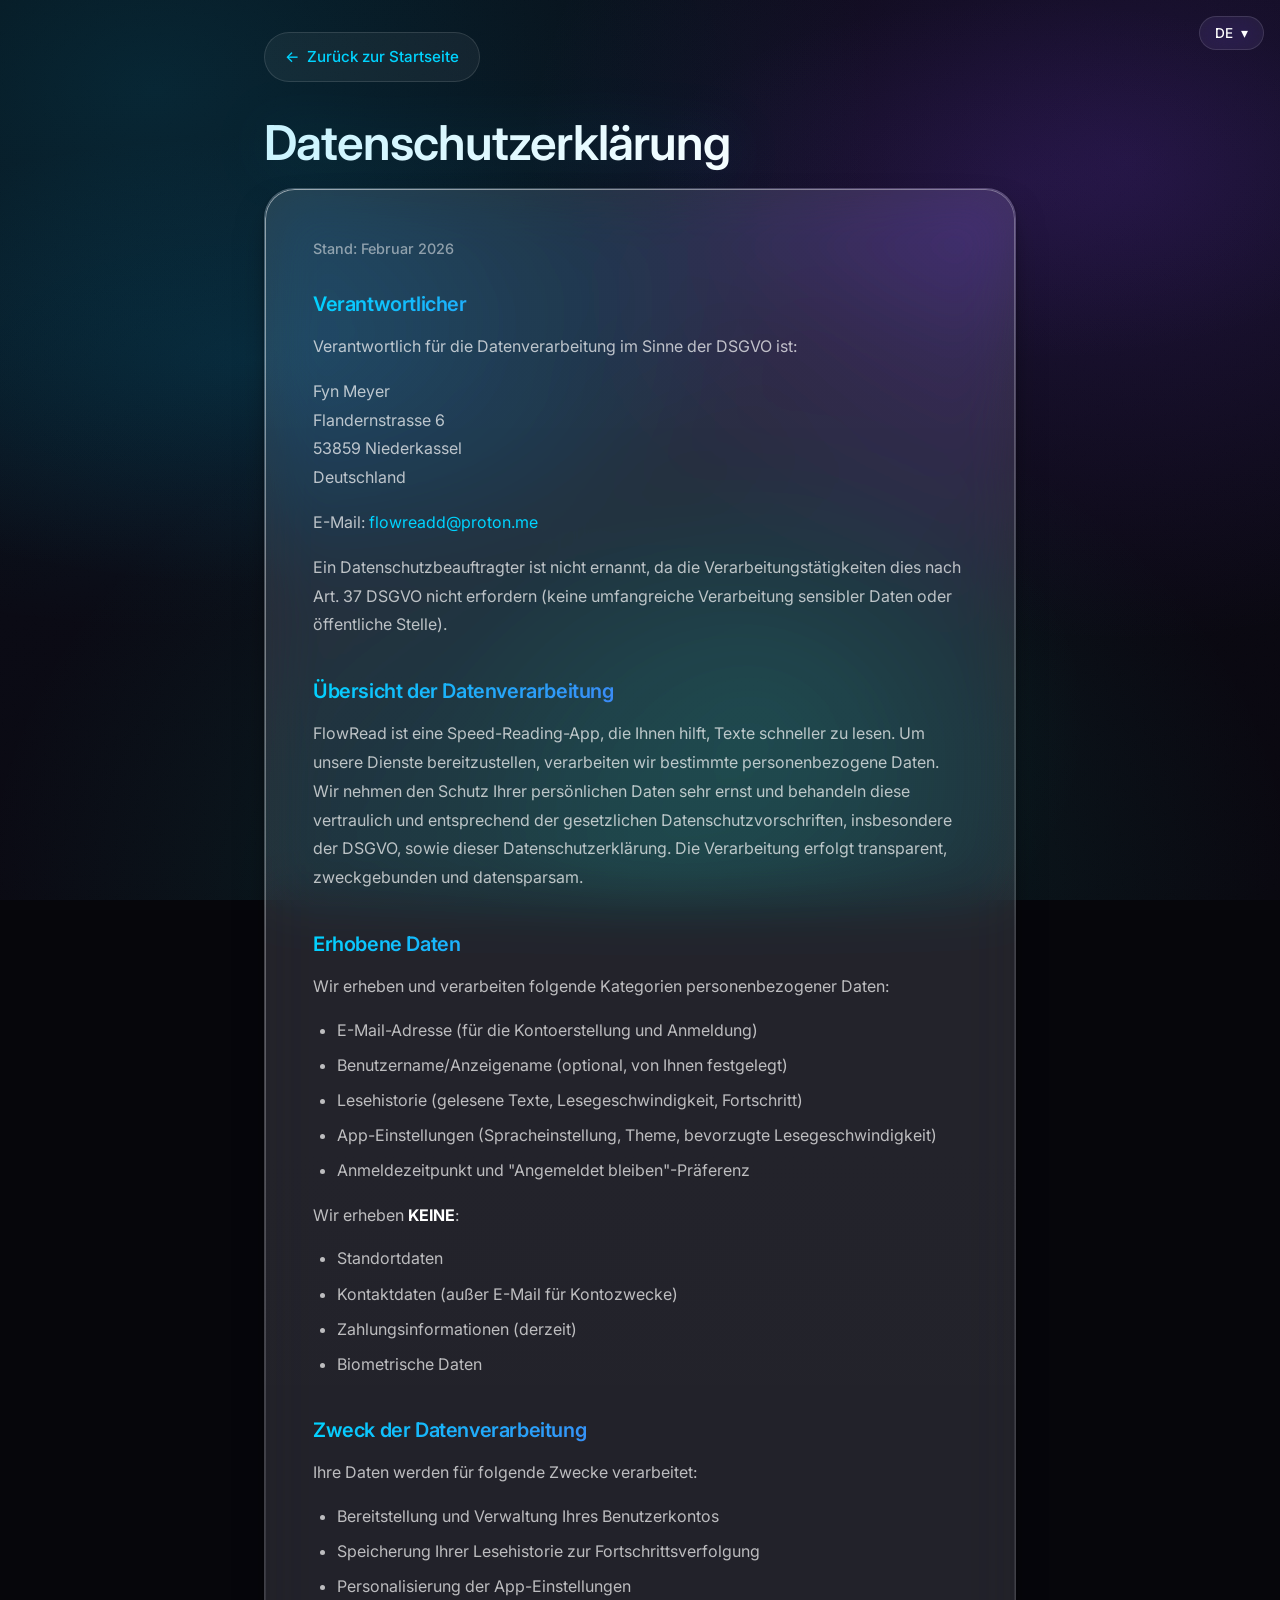
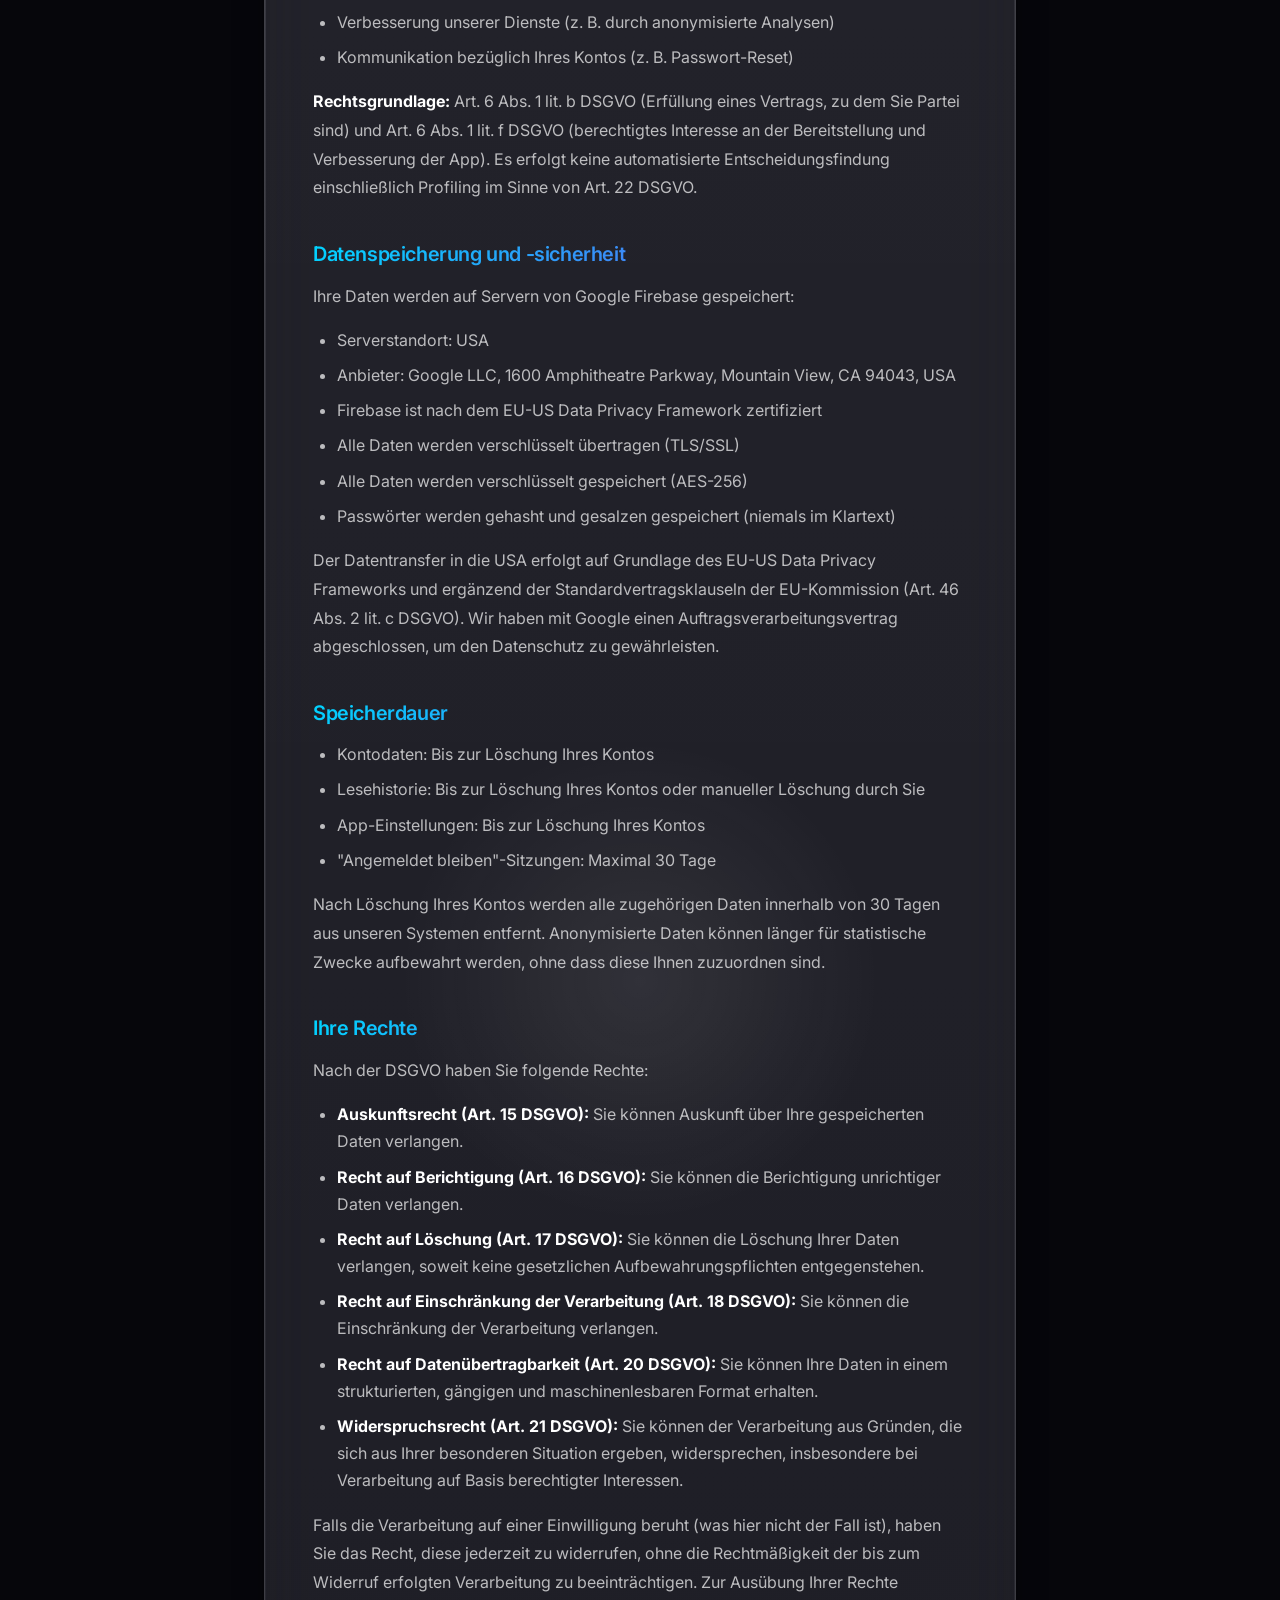
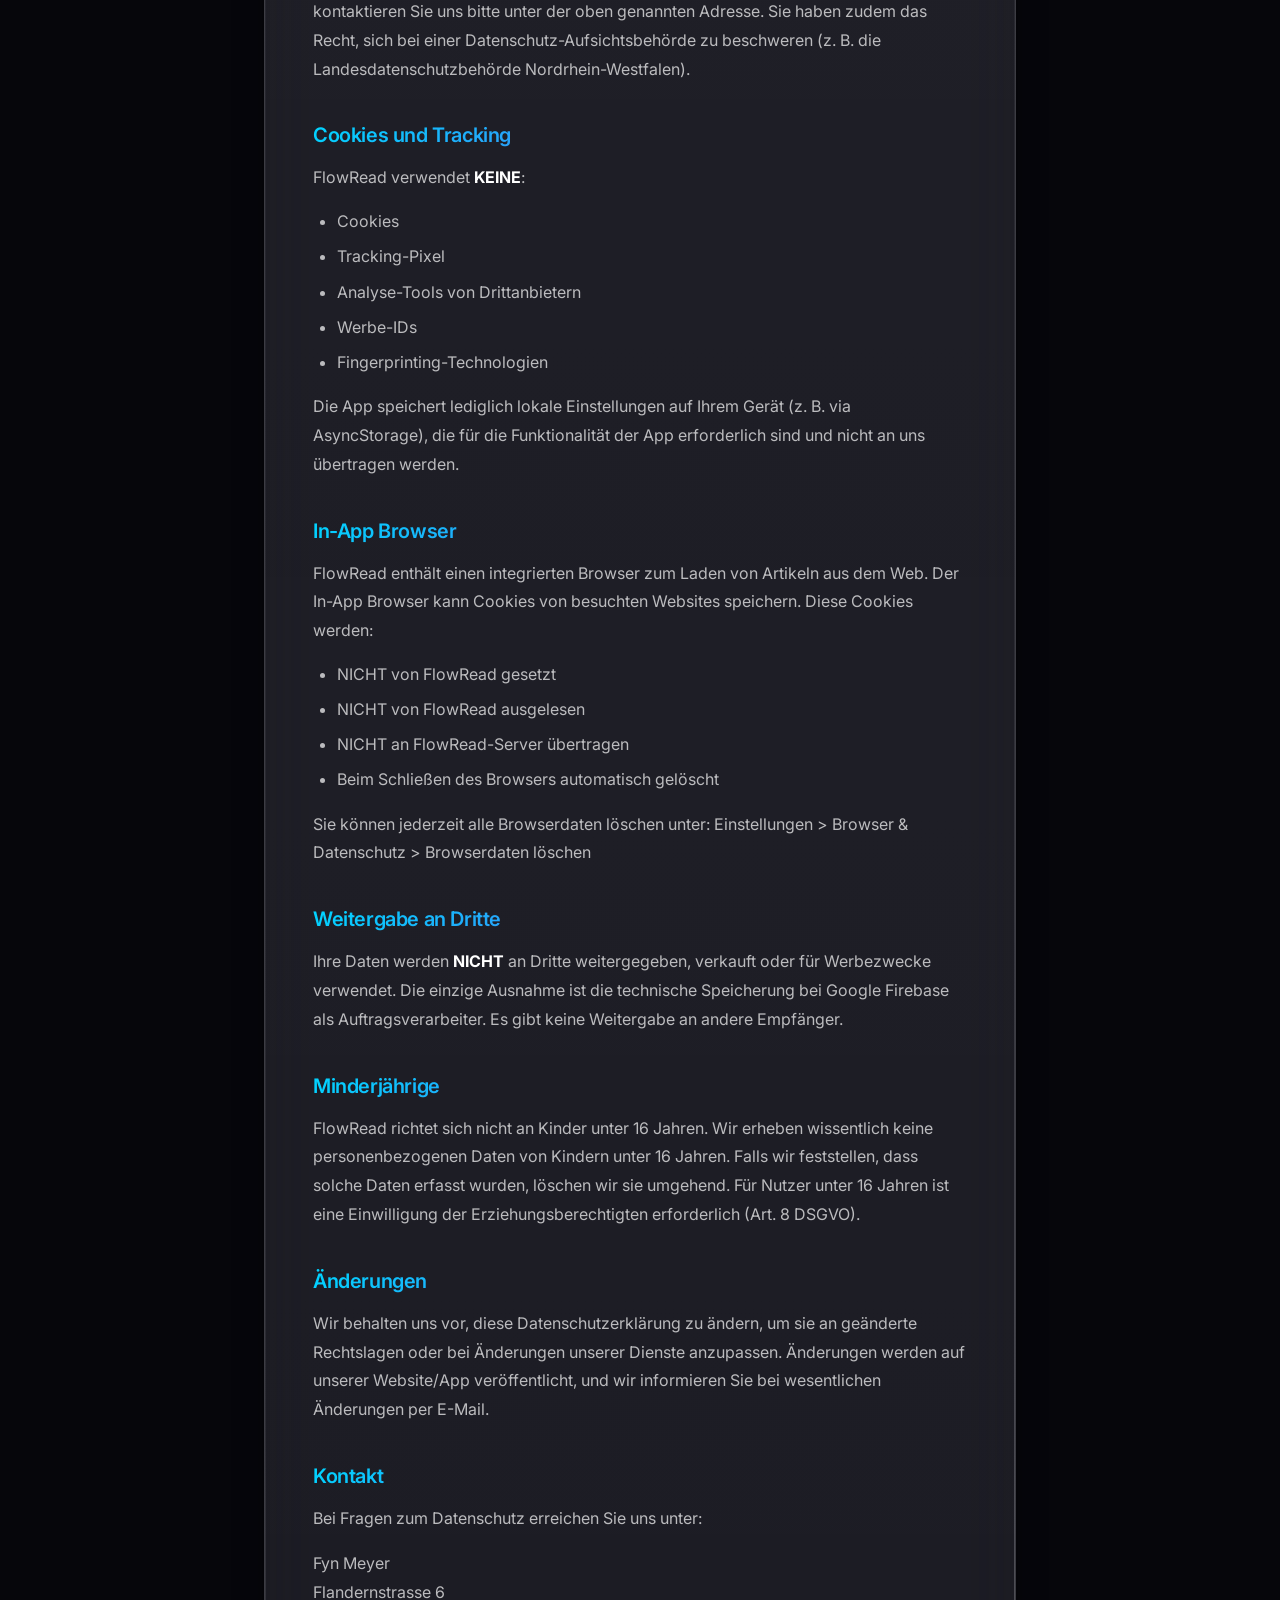
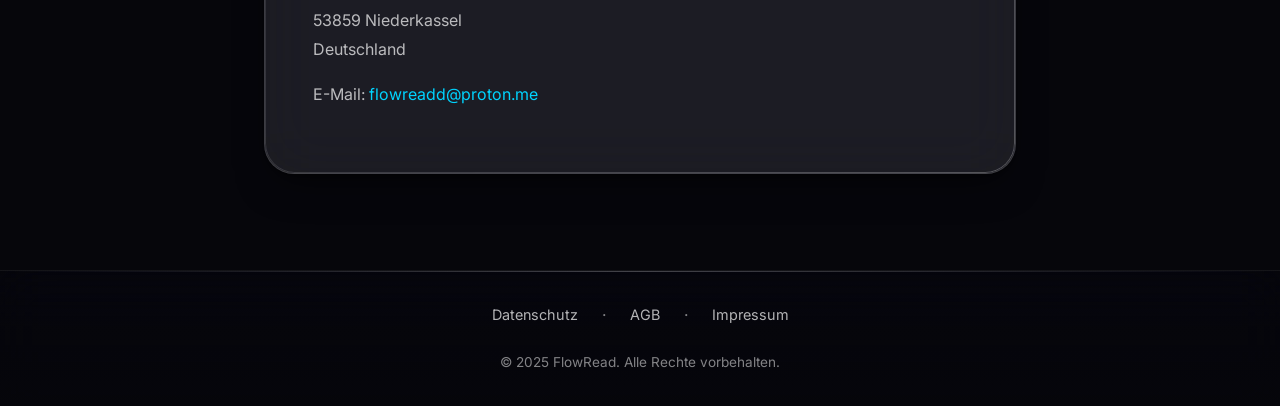
<file: datenschutz.html>
<!DOCTYPE html>
<html lang="de">
<head>
    <meta charset="UTF-8">
    <meta name="viewport" content="width=device-width, initial-scale=1.0, maximum-scale=5.0, viewport-fit=cover">
    <title>Datenschutz - FlowRead</title>
    <meta name="description" content="Datenschutzerklarung / Privacy Policy - FlowRead Speed Reading App">
    <link rel="icon" type="image/png" href="icon.png">
    <link rel="preconnect" href="https://fonts.googleapis.com">
    <link rel="preconnect" href="https://fonts.gstatic.com" crossorigin>
    <link href="https://fonts.googleapis.com/css2?family=Inter:wght@300;400;500;600;700&display=swap" rel="stylesheet">
    <style>
        /* ===== CSS CUSTOM PROPERTIES ===== */
        :root {
            --font-primary: 'Inter', -apple-system, BlinkMacSystemFont, 'Segoe UI', Roboto, sans-serif;
            --glass-bg: rgba(255, 255, 255, 0.05);
            --glass-bg-hover: rgba(255, 255, 255, 0.08);
            --glass-border: rgba(255, 255, 255, 0.12);
            --glass-border-hover: rgba(255, 255, 255, 0.2);
            --text-primary: #ffffff;
            --text-secondary: rgba(255, 255, 255, 0.7);
            --text-tertiary: rgba(255, 255, 255, 0.5);
            --accent-start: #00D4FF;
            --accent-end: #7C3AED;
            --accent-glow: rgba(0, 212, 255, 0.4);
            --ease-smooth: cubic-bezier(0.25, 0.46, 0.45, 0.94);
            --shadow-glass: 0 8px 32px rgba(0, 0, 0, 0.12), 0 2px 8px rgba(0, 0, 0, 0.06), inset 0 1px 0 rgba(255, 255, 255, 0.15);
            --shadow-glow: 0 0 40px var(--accent-glow);
            --safe-top: env(safe-area-inset-top);
            --safe-bottom: env(safe-area-inset-bottom);
            --safe-left: env(safe-area-inset-left);
            --safe-right: env(safe-area-inset-right);
        }

        *, *::before, *::after {
            margin: 0;
            padding: 0;
            box-sizing: border-box;
        }

        html {
            scroll-behavior: smooth;
        }

        body {
            font-family: var(--font-primary);
            color: var(--text-primary);
            line-height: 1.6;
            font-weight: 400;
            overflow-x: hidden;
            background: #0a0a0f;
            min-height: 100vh;
            padding-left: var(--safe-left);
            padding-right: var(--safe-right);
        }

        /* ===== ANIMATED MESH GRADIENT BACKGROUND ===== */
        .mesh-gradient {
            position: fixed;
            top: 0;
            left: 0;
            width: 100%;
            height: 100%;
            z-index: -1;
            background: linear-gradient(135deg, #0a0a0f 0%, #0d0d14 100%);
        }

        .mesh-gradient::before {
            content: '';
            position: absolute;
            top: 0;
            left: 0;
            width: 100%;
            height: 100%;
            background:
                radial-gradient(ellipse 80% 50% at 20% 40%, rgba(0, 150, 200, 0.15) 0%, transparent 50%),
                radial-gradient(ellipse 60% 40% at 80% 20%, rgba(100, 50, 180, 0.12) 0%, transparent 50%),
                radial-gradient(ellipse 50% 60% at 60% 80%, rgba(0, 180, 160, 0.1) 0%, transparent 50%);
            animation: meshMove 20s ease-in-out infinite;
        }

        @keyframes meshMove {
            0%, 100% { transform: translate(0, 0) scale(1); }
            25% { transform: translate(2%, -2%) scale(1.02); }
            50% { transform: translate(-1%, 3%) scale(0.98); }
            75% { transform: translate(-2%, -1%) scale(1.01); }
        }

        /* ===== TYPOGRAPHY ===== */
        h1, h2, h3 {
            font-weight: 600;
            line-height: 1.2;
            letter-spacing: -0.02em;
        }

        h1 {
            font-size: clamp(2rem, 5vw, 3rem);
            margin-bottom: 1rem;
        }

        .gradient-text {
            background: linear-gradient(135deg, var(--accent-start) 0%, #ffffff 50%, var(--accent-end) 100%);
            -webkit-background-clip: text;
            -webkit-text-fill-color: transparent;
            background-clip: text;
            background-size: 200% 200%;
            animation: gradientShift 8s ease infinite;
        }

        @keyframes gradientShift {
            0%, 100% { background-position: 0% 50%; }
            50% { background-position: 100% 50%; }
        }

        /* ===== MAIN CONTAINER ===== */
        .container {
            max-width: 800px;
            margin: 0 auto;
            padding: calc(2rem + var(--safe-top)) 1.5rem calc(2rem + var(--safe-bottom));
            position: relative;
            z-index: 1;
        }

        /* ===== BACK LINK ===== */
        .back-link {
            display: inline-flex;
            align-items: center;
            gap: 0.5rem;
            margin-bottom: 2rem;
            color: var(--accent-start);
            text-decoration: none;
            font-size: 0.95rem;
            font-weight: 500;
            padding: 0.75rem 1.25rem;
            background: var(--glass-bg);
            border: 1px solid var(--glass-border);
            border-radius: 50px;
            transition: all 0.3s var(--ease-smooth);
        }

        .back-link:hover {
            background: linear-gradient(135deg, var(--accent-start), var(--accent-end));
            color: #ffffff;
            border-color: transparent;
            box-shadow: var(--shadow-glow);
        }

        /* ===== LEGAL SECTION ===== */
        .legal-section {
            background: var(--glass-bg);
            backdrop-filter: blur(20px);
            -webkit-backdrop-filter: blur(20px);
            border: 1px solid var(--glass-border);
            border-radius: 24px;
            padding: 3rem;
            box-shadow: var(--shadow-glass);
        }

        .last-updated {
            color: var(--text-tertiary);
            font-size: 0.9rem;
            margin-bottom: 2rem;
            font-weight: 500;
        }

        .legal-content h3 {
            background: linear-gradient(135deg, var(--accent-start), var(--accent-end));
            -webkit-background-clip: text;
            -webkit-text-fill-color: transparent;
            background-clip: text;
            margin-top: 2.5rem;
            margin-bottom: 1rem;
            font-weight: 600;
            font-size: 1.25rem;
        }

        .legal-content h3:first-child {
            margin-top: 0;
        }

        .legal-content p {
            color: var(--text-secondary);
            margin-bottom: 1rem;
            line-height: 1.8;
        }

        .legal-content ul {
            margin-bottom: 1rem;
            padding-left: 1.5rem;
        }

        .legal-content li {
            color: var(--text-secondary);
            margin-bottom: 0.5rem;
            line-height: 1.7;
        }

        .legal-content a {
            color: var(--accent-start);
            text-decoration: none;
            transition: all 0.3s var(--ease-smooth);
        }

        .legal-content a:hover {
            text-decoration: underline;
            text-shadow: 0 0 10px var(--accent-glow);
        }

        .legal-content strong {
            color: var(--text-primary);
        }

        /* ===== LANGUAGE SWITCHING ===== */
        .lang-de, .lang-en, .lang-fr, .lang-es, .lang-it { display: none; }
        [data-lang="de"] .lang-de { display: block; }
        [data-lang="en"] .lang-en { display: block; }
        [data-lang="fr"] .lang-fr { display: block; }
        [data-lang="es"] .lang-es { display: block; }
        [data-lang="it"] .lang-it { display: block; }
        [data-lang="de"] .lang-de-inline { display: inline; }
        [data-lang="en"] .lang-en-inline { display: inline; }
        [data-lang="fr"] .lang-fr-inline { display: inline; }
        [data-lang="es"] .lang-es-inline { display: inline; }
        [data-lang="it"] .lang-it-inline { display: inline; }
        .lang-de-inline, .lang-en-inline, .lang-fr-inline, .lang-es-inline, .lang-it-inline { display: none; }

        /* ===== LANGUAGE DROPDOWN ===== */
        .lang-dropdown {
            position: fixed;
            top: calc(1rem + var(--safe-top));
            right: calc(1rem + var(--safe-right));
            z-index: 100;
        }

        .lang-btn {
            background: var(--glass-bg);
            backdrop-filter: blur(10px);
            -webkit-backdrop-filter: blur(10px);
            border: 1px solid var(--glass-border);
            border-radius: 50px;
            padding: 0.5rem 1rem;
            color: var(--text-primary);
            cursor: pointer;
            font-size: 0.85rem;
            font-weight: 500;
            font-family: var(--font-primary);
            transition: all 0.3s var(--ease-smooth);
            display: flex;
            align-items: center;
            gap: 0.5rem;
        }

        .lang-btn:hover {
            background: var(--glass-bg-hover);
            border-color: var(--accent-start);
            box-shadow: var(--shadow-glow);
        }

        .lang-menu {
            display: none;
            position: absolute;
            top: 100%;
            right: 0;
            margin-top: 0.5rem;
            background: rgba(20, 20, 30, 0.95);
            backdrop-filter: blur(20px);
            -webkit-backdrop-filter: blur(20px);
            border: 1px solid var(--glass-border);
            border-radius: 12px;
            overflow: hidden;
            min-width: 120px;
            box-shadow: 0 10px 40px rgba(0, 0, 0, 0.3);
        }

        .lang-menu.show {
            display: block;
        }

        .lang-menu a {
            display: block;
            padding: 0.75rem 1rem;
            color: var(--text-secondary);
            text-decoration: none;
            font-size: 0.9rem;
            transition: all 0.2s var(--ease-smooth);
            cursor: pointer;
        }

        .lang-menu a:hover {
            background: var(--glass-bg-hover);
            color: var(--text-primary);
        }

        .lang-menu a.active {
            background: linear-gradient(135deg, var(--accent-start), var(--accent-end));
            color: #ffffff;
        }

        /* ===== FOOTER ===== */
        footer {
            background: rgba(10, 10, 15, 0.8);
            backdrop-filter: blur(20px);
            -webkit-backdrop-filter: blur(20px);
            border-top: 1px solid var(--glass-border);
            padding: 2rem 1.5rem calc(2rem + var(--safe-bottom));
            margin-top: 4rem;
            position: relative;
            z-index: 1;
        }

        .footer-content {
            max-width: 800px;
            margin: 0 auto;
            text-align: center;
        }

        .footer-links {
            display: flex;
            justify-content: center;
            gap: 1.5rem;
            flex-wrap: wrap;
            margin-bottom: 1.5rem;
        }

        .footer-links a {
            color: var(--text-secondary);
            text-decoration: none;
            font-size: 0.9rem;
            transition: all 0.3s var(--ease-smooth);
        }

        .footer-links a:hover {
            color: var(--accent-start);
        }

        .footer-links .separator {
            color: var(--text-tertiary);
        }

        .footer-bottom p {
            font-size: 0.85rem;
            color: var(--text-tertiary);
        }

        /* ===== RESPONSIVE ===== */
        @media (max-width: 600px) {
            .container {
                padding: calc(1.5rem + var(--safe-top)) 1rem calc(1.5rem + var(--safe-bottom));
            }

            .legal-section {
                padding: 1.5rem;
                border-radius: 20px;
            }

            .footer-links {
                flex-direction: column;
                gap: 0.75rem;
            }

            .footer-links .separator {
                display: none;
            }
        }
    </style>
    <link rel="stylesheet" href="liquid-glass.css">
</head>
<body data-lang="de">
    <div class="mesh-gradient"></div>

    <div class="lang-dropdown">
        <button class="lang-btn" onclick="toggleLangMenu()">
            <span class="current-lang">DE</span>
            <span>&#9662;</span>
        </button>
        <div class="lang-menu" id="langMenu">
            <a onclick="setLanguage('de')" data-lang="de">Deutsch</a>
            <a onclick="setLanguage('en')" data-lang="en">English</a>
            <a onclick="setLanguage('fr')" data-lang="fr">Francais</a>
            <a onclick="setLanguage('es')" data-lang="es">Espanol</a>
            <a onclick="setLanguage('it')" data-lang="it">Italiano</a>
        </div>
    </div>

    <div class="container">
        <a href="index.html" class="back-link">
            <span>&#8592;</span>
            <span class="lang-de-inline">Zur&uuml;ck zur Startseite</span>
            <span class="lang-en-inline">Back to Homepage</span>
            <span class="lang-fr-inline">Retour &agrave; l'accueil</span>
            <span class="lang-es-inline">Volver al inicio</span>
            <span class="lang-it-inline">Torna alla home</span>
        </a>

        <h1 class="gradient-text">
            <span class="lang-de">Datenschutzerkl&auml;rung</span>
            <span class="lang-en">Privacy Policy</span>
            <span class="lang-fr">Politique de confidentialit&eacute;</span>
            <span class="lang-es">Pol&iacute;tica de privacidad</span>
            <span class="lang-it">Informativa sulla privacy</span>
        </h1>

        <!-- German Privacy Policy -->
        <div class="lang-de">
            <div class="legal-section">
                <p class="last-updated">Stand: Februar 2026</p>
                <div class="legal-content">
                    <h3>Verantwortlicher</h3>
                    <p>Verantwortlich f&uuml;r die Datenverarbeitung im Sinne der DSGVO ist:</p>
                    <p>Fyn Meyer<br>
                    Flandernstrasse 6<br>
                    53859 Niederkassel<br>
                    Deutschland</p>
                    <p>E-Mail: <a href="mailto:flowreadd@proton.me">flowreadd@proton.me</a></p>
                    <p>Ein Datenschutzbeauftragter ist nicht ernannt, da die Verarbeitungst&auml;tigkeiten dies nach Art. 37 DSGVO nicht erfordern (keine umfangreiche Verarbeitung sensibler Daten oder &ouml;ffentliche Stelle).</p>

                    <h3>&Uuml;bersicht der Datenverarbeitung</h3>
                    <p>FlowRead ist eine Speed-Reading-App, die Ihnen hilft, Texte schneller zu lesen. Um unsere Dienste bereitzustellen, verarbeiten wir bestimmte personenbezogene Daten. Wir nehmen den Schutz Ihrer pers&ouml;nlichen Daten sehr ernst und behandeln diese vertraulich und entsprechend der gesetzlichen Datenschutzvorschriften, insbesondere der DSGVO, sowie dieser Datenschutzerkl&auml;rung. Die Verarbeitung erfolgt transparent, zweckgebunden und datensparsam.</p>

                    <h3>Erhobene Daten</h3>
                    <p>Wir erheben und verarbeiten folgende Kategorien personenbezogener Daten:</p>
                    <ul>
                        <li>E-Mail-Adresse (f&uuml;r die Kontoerstellung und Anmeldung)</li>
                        <li>Benutzername/Anzeigename (optional, von Ihnen festgelegt)</li>
                        <li>Lesehistorie (gelesene Texte, Lesegeschwindigkeit, Fortschritt)</li>
                        <li>App-Einstellungen (Spracheinstellung, Theme, bevorzugte Lesegeschwindigkeit)</li>
                        <li>Anmeldezeitpunkt und "Angemeldet bleiben"-Pr&auml;ferenz</li>
                    </ul>
                    <p>Wir erheben <strong>KEINE</strong>:</p>
                    <ul>
                        <li>Standortdaten</li>
                        <li>Kontaktdaten (au&szlig;er E-Mail f&uuml;r Kontozwecke)</li>
                        <li>Zahlungsinformationen (derzeit)</li>
                        <li>Biometrische Daten</li>
                    </ul>

                    <h3>Zweck der Datenverarbeitung</h3>
                    <p>Ihre Daten werden f&uuml;r folgende Zwecke verarbeitet:</p>
                    <ul>
                        <li>Bereitstellung und Verwaltung Ihres Benutzerkontos</li>
                        <li>Speicherung Ihrer Lesehistorie zur Fortschrittsverfolgung</li>
                        <li>Personalisierung der App-Einstellungen</li>
                        <li>Verbesserung unserer Dienste (z. B. durch anonymisierte Analysen)</li>
                        <li>Kommunikation bez&uuml;glich Ihres Kontos (z. B. Passwort-Reset)</li>
                    </ul>
                    <p><strong>Rechtsgrundlage:</strong> Art. 6 Abs. 1 lit. b DSGVO (Erf&uuml;llung eines Vertrags, zu dem Sie Partei sind) und Art. 6 Abs. 1 lit. f DSGVO (berechtigtes Interesse an der Bereitstellung und Verbesserung der App). Es erfolgt keine automatisierte Entscheidungsfindung einschlie&szlig;lich Profiling im Sinne von Art. 22 DSGVO.</p>

                    <h3>Datenspeicherung und -sicherheit</h3>
                    <p>Ihre Daten werden auf Servern von Google Firebase gespeichert:</p>
                    <ul>
                        <li>Serverstandort: USA</li>
                        <li>Anbieter: Google LLC, 1600 Amphitheatre Parkway, Mountain View, CA 94043, USA</li>
                        <li>Firebase ist nach dem EU-US Data Privacy Framework zertifiziert</li>
                        <li>Alle Daten werden verschl&uuml;sselt &uuml;bertragen (TLS/SSL)</li>
                        <li>Alle Daten werden verschl&uuml;sselt gespeichert (AES-256)</li>
                        <li>Passw&ouml;rter werden gehasht und gesalzen gespeichert (niemals im Klartext)</li>
                    </ul>
                    <p>Der Datentransfer in die USA erfolgt auf Grundlage des EU-US Data Privacy Frameworks und erg&auml;nzend der Standardvertragsklauseln der EU-Kommission (Art. 46 Abs. 2 lit. c DSGVO). Wir haben mit Google einen Auftragsverarbeitungsvertrag abgeschlossen, um den Datenschutz zu gew&auml;hrleisten.</p>

                    <h3>Speicherdauer</h3>
                    <ul>
                        <li>Kontodaten: Bis zur L&ouml;schung Ihres Kontos</li>
                        <li>Lesehistorie: Bis zur L&ouml;schung Ihres Kontos oder manueller L&ouml;schung durch Sie</li>
                        <li>App-Einstellungen: Bis zur L&ouml;schung Ihres Kontos</li>
                        <li>"Angemeldet bleiben"-Sitzungen: Maximal 30 Tage</li>
                    </ul>
                    <p>Nach L&ouml;schung Ihres Kontos werden alle zugeh&ouml;rigen Daten innerhalb von 30 Tagen aus unseren Systemen entfernt. Anonymisierte Daten k&ouml;nnen l&auml;nger f&uuml;r statistische Zwecke aufbewahrt werden, ohne dass diese Ihnen zuzuordnen sind.</p>

                    <h3>Ihre Rechte</h3>
                    <p>Nach der DSGVO haben Sie folgende Rechte:</p>
                    <ul>
                        <li><strong>Auskunftsrecht (Art. 15 DSGVO):</strong> Sie k&ouml;nnen Auskunft &uuml;ber Ihre gespeicherten Daten verlangen.</li>
                        <li><strong>Recht auf Berichtigung (Art. 16 DSGVO):</strong> Sie k&ouml;nnen die Berichtigung unrichtiger Daten verlangen.</li>
                        <li><strong>Recht auf L&ouml;schung (Art. 17 DSGVO):</strong> Sie k&ouml;nnen die L&ouml;schung Ihrer Daten verlangen, soweit keine gesetzlichen Aufbewahrungspflichten entgegenstehen.</li>
                        <li><strong>Recht auf Einschr&auml;nkung der Verarbeitung (Art. 18 DSGVO):</strong> Sie k&ouml;nnen die Einschr&auml;nkung der Verarbeitung verlangen.</li>
                        <li><strong>Recht auf Daten&uuml;bertragbarkeit (Art. 20 DSGVO):</strong> Sie k&ouml;nnen Ihre Daten in einem strukturierten, g&auml;ngigen und maschinenlesbaren Format erhalten.</li>
                        <li><strong>Widerspruchsrecht (Art. 21 DSGVO):</strong> Sie k&ouml;nnen der Verarbeitung aus Gr&uuml;nden, die sich aus Ihrer besonderen Situation ergeben, widersprechen, insbesondere bei Verarbeitung auf Basis berechtigter Interessen.</li>
                    </ul>
                    <p>Falls die Verarbeitung auf einer Einwilligung beruht (was hier nicht der Fall ist), haben Sie das Recht, diese jederzeit zu widerrufen, ohne die Rechtm&auml;&szlig;igkeit der bis zum Widerruf erfolgten Verarbeitung zu beeintr&auml;chtigen. Zur Aus&uuml;bung Ihrer Rechte kontaktieren Sie uns bitte unter der oben genannten Adresse. Sie haben zudem das Recht, sich bei einer Datenschutz-Aufsichtsbeh&ouml;rde zu beschweren (z. B. die Landesdatenschutzbeh&ouml;rde Nordrhein-Westfalen).</p>

                    <h3>Cookies und Tracking</h3>
                    <p>FlowRead verwendet <strong>KEINE</strong>:</p>
                    <ul>
                        <li>Cookies</li>
                        <li>Tracking-Pixel</li>
                        <li>Analyse-Tools von Drittanbietern</li>
                        <li>Werbe-IDs</li>
                        <li>Fingerprinting-Technologien</li>
                    </ul>
                    <p>Die App speichert lediglich lokale Einstellungen auf Ihrem Ger&auml;t (z. B. via AsyncStorage), die f&uuml;r die Funktionalit&auml;t der App erforderlich sind und nicht an uns &uuml;bertragen werden.</p>

                    <h3>In-App Browser</h3>
                    <p>FlowRead enth&auml;lt einen integrierten Browser zum Laden von Artikeln aus dem Web. Der In-App Browser kann Cookies von besuchten Websites speichern. Diese Cookies werden:</p>
                    <ul>
                        <li>NICHT von FlowRead gesetzt</li>
                        <li>NICHT von FlowRead ausgelesen</li>
                        <li>NICHT an FlowRead-Server &uuml;bertragen</li>
                        <li>Beim Schlie&szlig;en des Browsers automatisch gel&ouml;scht</li>
                    </ul>
                    <p>Sie k&ouml;nnen jederzeit alle Browserdaten l&ouml;schen unter: Einstellungen &gt; Browser &amp; Datenschutz &gt; Browserdaten l&ouml;schen</p>

                    <h3>Weitergabe an Dritte</h3>
                    <p>Ihre Daten werden <strong>NICHT</strong> an Dritte weitergegeben, verkauft oder f&uuml;r Werbezwecke verwendet. Die einzige Ausnahme ist die technische Speicherung bei Google Firebase als Auftragsverarbeiter. Es gibt keine Weitergabe an andere Empf&auml;nger.</p>

                    <h3>Minderj&auml;hrige</h3>
                    <p>FlowRead richtet sich nicht an Kinder unter 16 Jahren. Wir erheben wissentlich keine personenbezogenen Daten von Kindern unter 16 Jahren. Falls wir feststellen, dass solche Daten erfasst wurden, l&ouml;schen wir sie umgehend. F&uuml;r Nutzer unter 16 Jahren ist eine Einwilligung der Erziehungsberechtigten erforderlich (Art. 8 DSGVO).</p>

                    <h3>&Auml;nderungen</h3>
                    <p>Wir behalten uns vor, diese Datenschutzerkl&auml;rung zu &auml;ndern, um sie an ge&auml;nderte Rechtslagen oder bei &Auml;nderungen unserer Dienste anzupassen. &Auml;nderungen werden auf unserer Website/App ver&ouml;ffentlicht, und wir informieren Sie bei wesentlichen &Auml;nderungen per E-Mail.</p>

                    <h3>Kontakt</h3>
                    <p>Bei Fragen zum Datenschutz erreichen Sie uns unter:</p>
                    <p>Fyn Meyer<br>
                    Flandernstrasse 6<br>
                    53859 Niederkassel<br>
                    Deutschland</p>
                    <p>E-Mail: <a href="mailto:flowreadd@proton.me">flowreadd@proton.me</a></p>
                </div>
            </div>
        </div>

        <!-- English Privacy Policy -->
        <div class="lang-en">
            <div class="legal-section">
                <p class="last-updated">Last updated: February 2026</p>
                <div class="legal-content">
                    <h3>Data Controller</h3>
                    <p>The party responsible for data processing under the GDPR is:</p>
                    <p>Fyn Meyer<br>
                    Flandernstrasse 6<br>
                    53859 Niederkassel<br>
                    Germany</p>
                    <p>Email: <a href="mailto:flowreadd@proton.me">flowreadd@proton.me</a></p>
                    <p>A data protection officer has not been appointed, as the processing activities do not require this under Art. 37 GDPR (no extensive processing of sensitive data or public authority).</p>

                    <h3>Overview of Data Processing</h3>
                    <p>FlowRead is a speed reading app designed to help you read texts faster. To provide our services, we process certain personal data. We take the protection of your personal data very seriously and treat it confidentially and in accordance with statutory data protection regulations, in particular the GDPR, and this privacy policy. Processing is carried out transparently, for specified purposes, and with data minimization.</p>

                    <h3>Data Collected</h3>
                    <p>We collect and process the following categories of personal data:</p>
                    <ul>
                        <li>Email address (for account creation and login)</li>
                        <li>Username/display name (optional, set by you)</li>
                        <li>Reading history (texts read, reading speed, progress)</li>
                        <li>App settings (language preference, theme, preferred reading speed)</li>
                        <li>Login timestamp and "Stay logged in" preference</li>
                    </ul>
                    <p>We <strong>DO NOT</strong> collect:</p>
                    <ul>
                        <li>Location data</li>
                        <li>Contact information (except email for account purposes)</li>
                        <li>Payment information (currently)</li>
                        <li>Biometric data</li>
                    </ul>

                    <h3>Purpose of Data Processing</h3>
                    <p>Your data is processed for the following purposes:</p>
                    <ul>
                        <li>Providing and managing your user account</li>
                        <li>Storing your reading history for progress tracking</li>
                        <li>Personalizing app settings</li>
                        <li>Improving our services (e.g., through anonymized analyses)</li>
                        <li>Communication regarding your account (e.g., password reset)</li>
                    </ul>
                    <p><strong>Legal basis:</strong> Art. 6(1)(b) GDPR (performance of a contract to which you are a party) and Art. 6(1)(f) GDPR (legitimate interest in providing and improving the app). No automated decision-making including profiling within the meaning of Art. 22 GDPR takes place.</p>

                    <h3>Data Storage and Security</h3>
                    <p>Your data is stored on Google Firebase servers:</p>
                    <ul>
                        <li>Server location: USA</li>
                        <li>Provider: Google LLC, 1600 Amphitheatre Parkway, Mountain View, CA 94043, USA</li>
                        <li>Firebase is certified under the EU-US Data Privacy Framework</li>
                        <li>All data is encrypted in transit (TLS/SSL)</li>
                        <li>All data is encrypted at rest (AES-256)</li>
                        <li>Passwords are hashed and salted (never stored in plain text)</li>
                    </ul>
                    <p>Data transfer to the USA is based on the EU-US Data Privacy Framework and additionally the EU Commission's Standard Contractual Clauses (Art. 46(2)(c) GDPR). We have concluded a data processing agreement with Google to ensure data protection.</p>

                    <h3>Storage Duration</h3>
                    <ul>
                        <li>Account data: Until deletion of your account</li>
                        <li>Reading history: Until deletion of your account or manual deletion by you</li>
                        <li>App settings: Until deletion of your account</li>
                        <li>"Stay logged in" sessions: Maximum 30 days</li>
                    </ul>
                    <p>After deletion of your account, all associated data will be removed from our systems within 30 days. Anonymized data may be retained longer for statistical purposes without being attributable to you.</p>

                    <h3>Your Rights</h3>
                    <p>Under the GDPR, you have the following rights:</p>
                    <ul>
                        <li><strong>Right of access (Art. 15 GDPR):</strong> You can request information about your stored data.</li>
                        <li><strong>Right to rectification (Art. 16 GDPR):</strong> You can request correction of inaccurate data.</li>
                        <li><strong>Right to erasure (Art. 17 GDPR):</strong> You can request deletion of your data, provided no legal retention obligations apply.</li>
                        <li><strong>Right to restriction of processing (Art. 18 GDPR):</strong> You can request restriction of processing.</li>
                        <li><strong>Right to data portability (Art. 20 GDPR):</strong> You can receive your data in a structured, commonly used and machine-readable format.</li>
                        <li><strong>Right to object (Art. 21 GDPR):</strong> You can object to processing for reasons relating to your particular situation, especially where processing is based on legitimate interests.</li>
                    </ul>
                    <p>If processing is based on consent (which is not the case here), you have the right to withdraw it at any time without affecting the lawfulness of processing prior to withdrawal. To exercise your rights, please contact us at the address above. You also have the right to lodge a complaint with a data protection supervisory authority (e.g., the State Data Protection Authority of North Rhine-Westphalia).</p>

                    <h3>Cookies and Tracking</h3>
                    <p>FlowRead <strong>does NOT</strong> use:</p>
                    <ul>
                        <li>Cookies</li>
                        <li>Tracking pixels</li>
                        <li>Third-party analytics tools</li>
                        <li>Advertising IDs</li>
                        <li>Fingerprinting technologies</li>
                    </ul>
                    <p>The app only stores local settings on your device (e.g., via AsyncStorage) that are necessary for app functionality and are not transmitted to us.</p>

                    <h3>In-App Browser</h3>
                    <p>FlowRead includes an integrated browser for loading articles from the web. The in-app browser may store cookies from visited websites. These cookies are:</p>
                    <ul>
                        <li>NOT set by FlowRead</li>
                        <li>NOT read by FlowRead</li>
                        <li>NOT transmitted to FlowRead servers</li>
                        <li>Automatically deleted when closing the browser</li>
                    </ul>
                    <p>You can delete all browser data at any time under: Settings &gt; Browser &amp; Privacy &gt; Clear Browser Data</p>

                    <h3>Disclosure to Third Parties</h3>
                    <p>Your data is <strong>NOT</strong> shared with, sold to, or used for advertising purposes by third parties. The only exception is technical storage with Google Firebase as a data processor. There is no disclosure to other recipients.</p>

                    <h3>Minors</h3>
                    <p>FlowRead is not directed at children under 16 years of age. We do not knowingly collect personal data from children under 16. If we discover that such data has been collected, we will delete it immediately. For users under 16, parental consent is required (Art. 8 GDPR).</p>

                    <h3>Changes</h3>
                    <p>We reserve the right to modify this privacy policy to adapt it to changed legal situations or when changes are made to our services. Changes will be published on our website/app, and we will inform you of material changes by email.</p>

                    <h3>Contact</h3>
                    <p>For questions about data protection, you can reach us at:</p>
                    <p>Fyn Meyer<br>
                    Flandernstrasse 6<br>
                    53859 Niederkassel<br>
                    Germany</p>
                    <p>Email: <a href="mailto:flowreadd@proton.me">flowreadd@proton.me</a></p>
                </div>
            </div>
        </div>

        <!-- French Privacy Policy -->
        <div class="lang-fr">
            <div class="legal-section">
                <p class="last-updated">Derni&egrave;re mise &agrave; jour : F&eacute;vrier 2026</p>
                <div class="legal-content">
                    <h3>Responsable du traitement</h3>
                    <p>Le responsable du traitement des donn&eacute;es au sens du RGPD est :</p>
                    <p>Fyn Meyer<br>
                    Flandernstrasse 6<br>
                    53859 Niederkassel<br>
                    Allemagne</p>
                    <p>E-mail : <a href="mailto:flowreadd@proton.me">flowreadd@proton.me</a></p>
                    <p>Aucun d&eacute;l&eacute;gu&eacute; &agrave; la protection des donn&eacute;es n'a &eacute;t&eacute; d&eacute;sign&eacute;, car les activit&eacute;s de traitement ne l'exigent pas en vertu de l'art. 37 RGPD (pas de traitement &agrave; grande &eacute;chelle de donn&eacute;es sensibles ni d'autorit&eacute; publique).</p>

                    <h3>Aper&ccedil;u du traitement des donn&eacute;es</h3>
                    <p>FlowRead est une application de lecture rapide con&ccedil;ue pour vous aider &agrave; lire les textes plus rapidement. Pour fournir nos services, nous traitons certaines donn&eacute;es personnelles. Nous prenons tr&egrave;s au s&eacute;rieux la protection de vos donn&eacute;es personnelles et les traitons de mani&egrave;re confidentielle, conform&eacute;ment aux r&eacute;glementations l&eacute;gales en mati&egrave;re de protection des donn&eacute;es, notamment le RGPD, et &agrave; la pr&eacute;sente politique de confidentialit&eacute;. Le traitement est effectu&eacute; de mani&egrave;re transparente, &agrave; des fins sp&eacute;cifiques et avec minimisation des donn&eacute;es.</p>

                    <h3>Donn&eacute;es collect&eacute;es</h3>
                    <p>Nous collectons et traitons les cat&eacute;gories suivantes de donn&eacute;es personnelles :</p>
                    <ul>
                        <li>Adresse e-mail (pour la cr&eacute;ation de compte et la connexion)</li>
                        <li>Nom d'utilisateur/nom d'affichage (facultatif, d&eacute;fini par vous)</li>
                        <li>Historique de lecture (textes lus, vitesse de lecture, progression)</li>
                        <li>Param&egrave;tres de l'application (pr&eacute;f&eacute;rence linguistique, th&egrave;me, vitesse de lecture pr&eacute;f&eacute;r&eacute;e)</li>
                        <li>Horodatage de connexion et pr&eacute;f&eacute;rence "Rester connect&eacute;"</li>
                    </ul>
                    <p>Nous ne collectons <strong>PAS</strong> :</p>
                    <ul>
                        <li>Donn&eacute;es de localisation</li>
                        <li>Coordonn&eacute;es (sauf l'e-mail pour le compte)</li>
                        <li>Informations de paiement (actuellement)</li>
                        <li>Donn&eacute;es biom&eacute;triques</li>
                    </ul>

                    <h3>Finalit&eacute; du traitement des donn&eacute;es</h3>
                    <p>Vos donn&eacute;es sont trait&eacute;es aux fins suivantes :</p>
                    <ul>
                        <li>Fourniture et gestion de votre compte utilisateur</li>
                        <li>Stockage de votre historique de lecture pour le suivi de progression</li>
                        <li>Personnalisation des param&egrave;tres de l'application</li>
                        <li>Am&eacute;lioration de nos services (par ex., par des analyses anonymis&eacute;es)</li>
                        <li>Communication concernant votre compte (par ex., r&eacute;initialisation du mot de passe)</li>
                    </ul>
                    <p><strong>Base juridique :</strong> Art. 6(1)(b) RGPD (ex&eacute;cution d'un contrat auquel vous &ecirc;tes partie) et Art. 6(1)(f) RGPD (int&eacute;r&ecirc;t l&eacute;gitime &agrave; fournir et am&eacute;liorer l'application). Aucune prise de d&eacute;cision automatis&eacute;e, y compris le profilage au sens de l'art. 22 RGPD, n'a lieu.</p>

                    <h3>Stockage et s&eacute;curit&eacute; des donn&eacute;es</h3>
                    <p>Vos donn&eacute;es sont stock&eacute;es sur les serveurs Google Firebase :</p>
                    <ul>
                        <li>Emplacement du serveur : &Eacute;tats-Unis</li>
                        <li>Fournisseur : Google LLC, 1600 Amphitheatre Parkway, Mountain View, CA 94043, USA</li>
                        <li>Firebase est certifi&eacute; dans le cadre du EU-US Data Privacy Framework</li>
                        <li>Toutes les donn&eacute;es sont chiffr&eacute;es en transit (TLS/SSL)</li>
                        <li>Toutes les donn&eacute;es sont chiffr&eacute;es au repos (AES-256)</li>
                        <li>Les mots de passe sont hach&eacute;s et sal&eacute;s (jamais stock&eacute;s en clair)</li>
                    </ul>
                    <p>Le transfert de donn&eacute;es vers les &Eacute;tats-Unis est bas&eacute; sur le EU-US Data Privacy Framework et compl&eacute;mentairement sur les Clauses Contractuelles Types de la Commission Europ&eacute;enne (Art. 46(2)(c) RGPD). Nous avons conclu un accord de traitement des donn&eacute;es avec Google pour garantir la protection des donn&eacute;es.</p>

                    <h3>Dur&eacute;e de conservation</h3>
                    <ul>
                        <li>Donn&eacute;es de compte : Jusqu'&agrave; la suppression de votre compte</li>
                        <li>Historique de lecture : Jusqu'&agrave; la suppression de votre compte ou suppression manuelle par vous</li>
                        <li>Param&egrave;tres de l'application : Jusqu'&agrave; la suppression de votre compte</li>
                        <li>Sessions "Rester connect&eacute;" : Maximum 30 jours</li>
                    </ul>
                    <p>Apr&egrave;s la suppression de votre compte, toutes les donn&eacute;es associ&eacute;es seront supprim&eacute;es de nos syst&egrave;mes dans un d&eacute;lai de 30 jours. Les donn&eacute;es anonymis&eacute;es peuvent &ecirc;tre conserv&eacute;es plus longtemps &agrave; des fins statistiques sans pouvoir vous &ecirc;tre attribu&eacute;es.</p>

                    <h3>Vos droits</h3>
                    <p>En vertu du RGPD, vous disposez des droits suivants :</p>
                    <ul>
                        <li><strong>Droit d'acc&egrave;s (Art. 15 RGPD) :</strong> Vous pouvez demander des informations sur vos donn&eacute;es stock&eacute;es.</li>
                        <li><strong>Droit de rectification (Art. 16 RGPD) :</strong> Vous pouvez demander la correction de donn&eacute;es inexactes.</li>
                        <li><strong>Droit &agrave; l'effacement (Art. 17 RGPD) :</strong> Vous pouvez demander la suppression de vos donn&eacute;es, sauf si des obligations l&eacute;gales de conservation s'appliquent.</li>
                        <li><strong>Droit &agrave; la limitation du traitement (Art. 18 RGPD) :</strong> Vous pouvez demander la limitation du traitement.</li>
                        <li><strong>Droit &agrave; la portabilit&eacute; des donn&eacute;es (Art. 20 RGPD) :</strong> Vous pouvez recevoir vos donn&eacute;es dans un format structur&eacute;, couramment utilis&eacute; et lisible par machine.</li>
                        <li><strong>Droit d'opposition (Art. 21 RGPD) :</strong> Vous pouvez vous opposer au traitement pour des raisons tenant &agrave; votre situation particuli&egrave;re, notamment lorsque le traitement est fond&eacute; sur des int&eacute;r&ecirc;ts l&eacute;gitimes.</li>
                    </ul>
                    <p>Si le traitement est fond&eacute; sur le consentement (ce qui n'est pas le cas ici), vous avez le droit de le retirer &agrave; tout moment sans affecter la l&eacute;galit&eacute; du traitement ant&eacute;rieur au retrait. Pour exercer vos droits, veuillez nous contacter &agrave; l'adresse ci-dessus. Vous avez &eacute;galement le droit de d&eacute;poser une plainte aupr&egrave;s d'une autorit&eacute; de contr&ocirc;le de la protection des donn&eacute;es (par ex., l'autorit&eacute; de protection des donn&eacute;es de Rh&eacute;nanie-du-Nord-Westphalie).</p>

                    <h3>Cookies et suivi</h3>
                    <p>FlowRead <strong>n'utilise PAS</strong> :</p>
                    <ul>
                        <li>Cookies</li>
                        <li>Pixels de suivi</li>
                        <li>Outils d'analyse tiers</li>
                        <li>Identifiants publicitaires</li>
                        <li>Technologies de fingerprinting</li>
                    </ul>
                    <p>L'application stocke uniquement des param&egrave;tres locaux sur votre appareil (par ex., via AsyncStorage) qui sont n&eacute;cessaires au fonctionnement de l'application et ne nous sont pas transmis.</p>

                    <h3>Navigateur int&eacute;gr&eacute;</h3>
                    <p>FlowRead comprend un navigateur int&eacute;gr&eacute; pour charger des articles depuis le web. Le navigateur int&eacute;gr&eacute; peut stocker des cookies des sites web visit&eacute;s. Ces cookies sont :</p>
                    <ul>
                        <li>NON d&eacute;finis par FlowRead</li>
                        <li>NON lus par FlowRead</li>
                        <li>NON transmis aux serveurs FlowRead</li>
                        <li>Automatiquement supprim&eacute;s &agrave; la fermeture du navigateur</li>
                    </ul>
                    <p>Vous pouvez supprimer toutes les donn&eacute;es du navigateur &agrave; tout moment sous : Param&egrave;tres &gt; Navigateur et confidentialit&eacute; &gt; Effacer les donn&eacute;es du navigateur</p>

                    <h3>Divulgation &agrave; des tiers</h3>
                    <p>Vos donn&eacute;es ne sont <strong>PAS</strong> partag&eacute;es avec, vendues &agrave;, ou utilis&eacute;es &agrave; des fins publicitaires par des tiers. La seule exception est le stockage technique avec Google Firebase en tant que sous-traitant. Il n'y a pas de divulgation &agrave; d'autres destinataires.</p>

                    <h3>Mineurs</h3>
                    <p>FlowRead ne s'adresse pas aux enfants de moins de 16 ans. Nous ne collectons pas sciemment de donn&eacute;es personnelles d'enfants de moins de 16 ans. Si nous d&eacute;couvrons que de telles donn&eacute;es ont &eacute;t&eacute; collect&eacute;es, nous les supprimerons imm&eacute;diatement. Pour les utilisateurs de moins de 16 ans, le consentement parental est requis (Art. 8 RGPD).</p>

                    <h3>Modifications</h3>
                    <p>Nous nous r&eacute;servons le droit de modifier cette politique de confidentialit&eacute; pour l'adapter aux &eacute;volutions juridiques ou aux modifications de nos services. Les modifications seront publi&eacute;es sur notre site web/application, et nous vous informerons des modifications importantes par e-mail.</p>

                    <h3>Contact</h3>
                    <p>Pour toute question concernant la protection des donn&eacute;es, vous pouvez nous contacter &agrave; :</p>
                    <p>Fyn Meyer<br>
                    Flandernstrasse 6<br>
                    53859 Niederkassel<br>
                    Allemagne</p>
                    <p>E-mail : <a href="mailto:flowreadd@proton.me">flowreadd@proton.me</a></p>
                </div>
            </div>
        </div>

        <!-- Spanish Privacy Policy -->
        <div class="lang-es">
            <div class="legal-section">
                <p class="last-updated">&Uacute;ltima actualizaci&oacute;n: Febrero 2026</p>
                <div class="legal-content">
                    <h3>Responsable del tratamiento</h3>
                    <p>El responsable del tratamiento de datos en virtud del RGPD es:</p>
                    <p>Fyn Meyer<br>
                    Flandernstrasse 6<br>
                    53859 Niederkassel<br>
                    Alemania</p>
                    <p>Correo electr&oacute;nico: <a href="mailto:flowreadd@proton.me">flowreadd@proton.me</a></p>
                    <p>No se ha designado un delegado de protecci&oacute;n de datos, ya que las actividades de tratamiento no lo requieren seg&uacute;n el Art. 37 RGPD (no hay tratamiento a gran escala de datos sensibles ni autoridad p&uacute;blica).</p>

                    <h3>Resumen del tratamiento de datos</h3>
                    <p>FlowRead es una aplicaci&oacute;n de lectura r&aacute;pida dise&ntilde;ada para ayudarte a leer textos m&aacute;s r&aacute;pido. Para proporcionar nuestros servicios, procesamos ciertos datos personales. Nos tomamos muy en serio la protecci&oacute;n de tus datos personales y los tratamos de forma confidencial y de acuerdo con las normativas legales de protecci&oacute;n de datos, en particular el RGPD, y esta pol&iacute;tica de privacidad. El tratamiento se realiza de forma transparente, con fines espec&iacute;ficos y con minimizaci&oacute;n de datos.</p>

                    <h3>Datos recopilados</h3>
                    <p>Recopilamos y procesamos las siguientes categor&iacute;as de datos personales:</p>
                    <ul>
                        <li>Direcci&oacute;n de correo electr&oacute;nico (para la creaci&oacute;n de cuenta e inicio de sesi&oacute;n)</li>
                        <li>Nombre de usuario/nombre para mostrar (opcional, establecido por ti)</li>
                        <li>Historial de lectura (textos le&iacute;dos, velocidad de lectura, progreso)</li>
                        <li>Configuraci&oacute;n de la aplicaci&oacute;n (preferencia de idioma, tema, velocidad de lectura preferida)</li>
                        <li>Marca de tiempo de inicio de sesi&oacute;n y preferencia "Mantener sesi&oacute;n iniciada"</li>
                    </ul>
                    <p><strong>NO</strong> recopilamos:</p>
                    <ul>
                        <li>Datos de ubicaci&oacute;n</li>
                        <li>Informaci&oacute;n de contacto (excepto el correo electr&oacute;nico para fines de la cuenta)</li>
                        <li>Informaci&oacute;n de pago (actualmente)</li>
                        <li>Datos biom&eacute;tricos</li>
                    </ul>

                    <h3>Finalidad del tratamiento de datos</h3>
                    <p>Tus datos se procesan para los siguientes fines:</p>
                    <ul>
                        <li>Proporcionar y gestionar tu cuenta de usuario</li>
                        <li>Almacenar tu historial de lectura para el seguimiento del progreso</li>
                        <li>Personalizar la configuraci&oacute;n de la aplicaci&oacute;n</li>
                        <li>Mejorar nuestros servicios (por ej., mediante an&aacute;lisis anonimizados)</li>
                        <li>Comunicaci&oacute;n relacionada con tu cuenta (por ej., restablecimiento de contrase&ntilde;a)</li>
                    </ul>
                    <p><strong>Base legal:</strong> Art. 6(1)(b) RGPD (ejecuci&oacute;n de un contrato del que eres parte) y Art. 6(1)(f) RGPD (inter&eacute;s leg&iacute;timo en proporcionar y mejorar la aplicaci&oacute;n). No se realiza ninguna toma de decisiones automatizada, incluyendo la elaboraci&oacute;n de perfiles en el sentido del Art. 22 RGPD.</p>

                    <h3>Almacenamiento y seguridad de datos</h3>
                    <p>Tus datos se almacenan en los servidores de Google Firebase:</p>
                    <ul>
                        <li>Ubicaci&oacute;n del servidor: EE.UU.</li>
                        <li>Proveedor: Google LLC, 1600 Amphitheatre Parkway, Mountain View, CA 94043, EE.UU.</li>
                        <li>Firebase est&aacute; certificado bajo el Marco de Privacidad de Datos UE-EE.UU.</li>
                        <li>Todos los datos est&aacute;n cifrados en tr&aacute;nsito (TLS/SSL)</li>
                        <li>Todos los datos est&aacute;n cifrados en reposo (AES-256)</li>
                        <li>Las contrase&ntilde;as est&aacute;n hasheadas y saladas (nunca almacenadas en texto plano)</li>
                    </ul>
                    <p>La transferencia de datos a EE.UU. se basa en el Marco de Privacidad de Datos UE-EE.UU. y adicionalmente en las Cl&aacute;usulas Contractuales Tipo de la Comisi&oacute;n Europea (Art. 46(2)(c) RGPD). Hemos celebrado un acuerdo de procesamiento de datos con Google para garantizar la protecci&oacute;n de datos.</p>

                    <h3>Duraci&oacute;n del almacenamiento</h3>
                    <ul>
                        <li>Datos de la cuenta: Hasta la eliminaci&oacute;n de tu cuenta</li>
                        <li>Historial de lectura: Hasta la eliminaci&oacute;n de tu cuenta o eliminaci&oacute;n manual por tu parte</li>
                        <li>Configuraci&oacute;n de la aplicaci&oacute;n: Hasta la eliminaci&oacute;n de tu cuenta</li>
                        <li>Sesiones "Mantener sesi&oacute;n iniciada": M&aacute;ximo 30 d&iacute;as</li>
                    </ul>
                    <p>Despu&eacute;s de la eliminaci&oacute;n de tu cuenta, todos los datos asociados ser&aacute;n eliminados de nuestros sistemas en un plazo de 30 d&iacute;as. Los datos anonimizados pueden conservarse m&aacute;s tiempo con fines estad&iacute;sticos sin que puedan atribuirse a ti.</p>

                    <h3>Tus derechos</h3>
                    <p>Seg&uacute;n el RGPD, tienes los siguientes derechos:</p>
                    <ul>
                        <li><strong>Derecho de acceso (Art. 15 RGPD):</strong> Puedes solicitar informaci&oacute;n sobre tus datos almacenados.</li>
                        <li><strong>Derecho de rectificaci&oacute;n (Art. 16 RGPD):</strong> Puedes solicitar la correcci&oacute;n de datos inexactos.</li>
                        <li><strong>Derecho de supresi&oacute;n (Art. 17 RGPD):</strong> Puedes solicitar la eliminaci&oacute;n de tus datos, siempre que no se apliquen obligaciones legales de conservaci&oacute;n.</li>
                        <li><strong>Derecho a la limitaci&oacute;n del tratamiento (Art. 18 RGPD):</strong> Puedes solicitar la limitaci&oacute;n del tratamiento.</li>
                        <li><strong>Derecho a la portabilidad de datos (Art. 20 RGPD):</strong> Puedes recibir tus datos en un formato estructurado, de uso com&uacute;n y lectura mec&aacute;nica.</li>
                        <li><strong>Derecho de oposici&oacute;n (Art. 21 RGPD):</strong> Puedes oponerte al tratamiento por motivos relacionados con tu situaci&oacute;n particular, especialmente cuando el tratamiento se base en intereses leg&iacute;timos.</li>
                    </ul>
                    <p>Si el tratamiento se basa en el consentimiento (que no es el caso aqu&iacute;), tienes derecho a retirarlo en cualquier momento sin afectar la legalidad del tratamiento anterior a la retirada. Para ejercer tus derechos, ponte en contacto con nosotros en la direcci&oacute;n anterior. Tambi&eacute;n tienes derecho a presentar una reclamaci&oacute;n ante una autoridad de control de protecci&oacute;n de datos (por ej., la Autoridad de Protecci&oacute;n de Datos de Renania del Norte-Westfalia).</p>

                    <h3>Cookies y seguimiento</h3>
                    <p>FlowRead <strong>NO</strong> utiliza:</p>
                    <ul>
                        <li>Cookies</li>
                        <li>P&iacute;xeles de seguimiento</li>
                        <li>Herramientas de an&aacute;lisis de terceros</li>
                        <li>Identificadores publicitarios</li>
                        <li>Tecnolog&iacute;as de fingerprinting</li>
                    </ul>
                    <p>La aplicaci&oacute;n solo almacena configuraciones locales en tu dispositivo (por ej., a trav&eacute;s de AsyncStorage) que son necesarias para la funcionalidad de la aplicaci&oacute;n y no se nos transmiten.</p>

                    <h3>Navegador integrado</h3>
                    <p>FlowRead incluye un navegador integrado para cargar art&iacute;culos desde la web. El navegador integrado puede almacenar cookies de los sitios web visitados. Estas cookies:</p>
                    <ul>
                        <li>NO son establecidas por FlowRead</li>
                        <li>NO son le&iacute;das por FlowRead</li>
                        <li>NO se transmiten a los servidores de FlowRead</li>
                        <li>Se eliminan autom&aacute;ticamente al cerrar el navegador</li>
                    </ul>
                    <p>Puedes eliminar todos los datos del navegador en cualquier momento en: Configuraci&oacute;n &gt; Navegador y privacidad &gt; Borrar datos del navegador</p>

                    <h3>Divulgaci&oacute;n a terceros</h3>
                    <p>Tus datos <strong>NO</strong> se comparten con terceros, no se venden ni se utilizan con fines publicitarios. La &uacute;nica excepci&oacute;n es el almacenamiento t&eacute;cnico con Google Firebase como encargado del tratamiento. No hay divulgaci&oacute;n a otros destinatarios.</p>

                    <h3>Menores</h3>
                    <p>FlowRead no est&aacute; dirigido a ni&ntilde;os menores de 16 a&ntilde;os. No recopilamos conscientemente datos personales de ni&ntilde;os menores de 16 a&ntilde;os. Si descubrimos que se han recopilado tales datos, los eliminaremos inmediatamente. Para usuarios menores de 16 a&ntilde;os, se requiere el consentimiento de los padres (Art. 8 RGPD).</p>

                    <h3>Cambios</h3>
                    <p>Nos reservamos el derecho de modificar esta pol&iacute;tica de privacidad para adaptarla a cambios legales o cuando se realicen cambios en nuestros servicios. Los cambios se publicar&aacute;n en nuestro sitio web/aplicaci&oacute;n, y te informaremos de los cambios importantes por correo electr&oacute;nico.</p>

                    <h3>Contacto</h3>
                    <p>Para preguntas sobre protecci&oacute;n de datos, puedes contactarnos en:</p>
                    <p>Fyn Meyer<br>
                    Flandernstrasse 6<br>
                    53859 Niederkassel<br>
                    Alemania</p>
                    <p>Correo electr&oacute;nico: <a href="mailto:flowreadd@proton.me">flowreadd@proton.me</a></p>
                </div>
            </div>
        </div>

        <!-- Italian Privacy Policy -->
        <div class="lang-it">
            <div class="legal-section">
                <p class="last-updated">Ultimo aggiornamento: Febbraio 2026</p>
                <div class="legal-content">
                    <h3>Titolare del trattamento</h3>
                    <p>Il titolare del trattamento dei dati ai sensi del GDPR &egrave;:</p>
                    <p>Fyn Meyer<br>
                    Flandernstrasse 6<br>
                    53859 Niederkassel<br>
                    Germania</p>
                    <p>E-mail: <a href="mailto:flowreadd@proton.me">flowreadd@proton.me</a></p>
                    <p>Non &egrave; stato nominato un responsabile della protezione dei dati, in quanto le attivit&agrave; di trattamento non lo richiedono ai sensi dell'Art. 37 GDPR (nessun trattamento su larga scala di dati sensibili o autorit&agrave; pubblica).</p>

                    <h3>Panoramica del trattamento dei dati</h3>
                    <p>FlowRead &egrave; un'applicazione di lettura veloce progettata per aiutarti a leggere i testi pi&ugrave; rapidamente. Per fornire i nostri servizi, elaboriamo alcuni dati personali. Prendiamo molto seriamente la protezione dei tuoi dati personali e li trattiamo in modo confidenziale e in conformit&agrave; con le normative legali sulla protezione dei dati, in particolare il GDPR, e questa informativa sulla privacy. Il trattamento viene effettuato in modo trasparente, per scopi specifici e con minimizzazione dei dati.</p>

                    <h3>Dati raccolti</h3>
                    <p>Raccogliamo e trattiamo le seguenti categorie di dati personali:</p>
                    <ul>
                        <li>Indirizzo e-mail (per la creazione dell'account e l'accesso)</li>
                        <li>Nome utente/nome visualizzato (facoltativo, impostato da te)</li>
                        <li>Cronologia di lettura (testi letti, velocit&agrave; di lettura, progressi)</li>
                        <li>Impostazioni dell'app (preferenza lingua, tema, velocit&agrave; di lettura preferita)</li>
                        <li>Timestamp di accesso e preferenza "Resta connesso"</li>
                    </ul>
                    <p><strong>NON</strong> raccogliamo:</p>
                    <ul>
                        <li>Dati di localizzazione</li>
                        <li>Informazioni di contatto (eccetto l'e-mail per scopi dell'account)</li>
                        <li>Informazioni di pagamento (attualmente)</li>
                        <li>Dati biometrici</li>
                    </ul>

                    <h3>Finalit&agrave; del trattamento dei dati</h3>
                    <p>I tuoi dati vengono trattati per le seguenti finalit&agrave;:</p>
                    <ul>
                        <li>Fornire e gestire il tuo account utente</li>
                        <li>Memorizzare la tua cronologia di lettura per il monitoraggio dei progressi</li>
                        <li>Personalizzare le impostazioni dell'app</li>
                        <li>Migliorare i nostri servizi (ad es., attraverso analisi anonimizzate)</li>
                        <li>Comunicazione riguardante il tuo account (ad es., reimpostazione della password)</li>
                    </ul>
                    <p><strong>Base giuridica:</strong> Art. 6(1)(b) GDPR (esecuzione di un contratto di cui sei parte) e Art. 6(1)(f) GDPR (interesse legittimo a fornire e migliorare l'app). Non viene effettuato alcun processo decisionale automatizzato, inclusa la profilazione ai sensi dell'Art. 22 GDPR.</p>

                    <h3>Archiviazione e sicurezza dei dati</h3>
                    <p>I tuoi dati sono archiviati sui server di Google Firebase:</p>
                    <ul>
                        <li>Posizione del server: USA</li>
                        <li>Fornitore: Google LLC, 1600 Amphitheatre Parkway, Mountain View, CA 94043, USA</li>
                        <li>Firebase &egrave; certificato secondo l'EU-US Data Privacy Framework</li>
                        <li>Tutti i dati sono crittografati in transito (TLS/SSL)</li>
                        <li>Tutti i dati sono crittografati a riposo (AES-256)</li>
                        <li>Le password sono hashate e salate (mai memorizzate in chiaro)</li>
                    </ul>
                    <p>Il trasferimento dei dati negli USA si basa sull'EU-US Data Privacy Framework e in aggiunta sulle Clausole Contrattuali Standard della Commissione Europea (Art. 46(2)(c) GDPR). Abbiamo concluso un accordo per il trattamento dei dati con Google per garantire la protezione dei dati.</p>

                    <h3>Durata della conservazione</h3>
                    <ul>
                        <li>Dati dell'account: Fino alla cancellazione del tuo account</li>
                        <li>Cronologia di lettura: Fino alla cancellazione del tuo account o cancellazione manuale da parte tua</li>
                        <li>Impostazioni dell'app: Fino alla cancellazione del tuo account</li>
                        <li>Sessioni "Resta connesso": Massimo 30 giorni</li>
                    </ul>
                    <p>Dopo la cancellazione del tuo account, tutti i dati associati saranno rimossi dai nostri sistemi entro 30 giorni. I dati anonimizzati possono essere conservati pi&ugrave; a lungo per scopi statistici senza essere attribuibili a te.</p>

                    <h3>I tuoi diritti</h3>
                    <p>Ai sensi del GDPR, hai i seguenti diritti:</p>
                    <ul>
                        <li><strong>Diritto di accesso (Art. 15 GDPR):</strong> Puoi richiedere informazioni sui tuoi dati memorizzati.</li>
                        <li><strong>Diritto di rettifica (Art. 16 GDPR):</strong> Puoi richiedere la correzione di dati inesatti.</li>
                        <li><strong>Diritto alla cancellazione (Art. 17 GDPR):</strong> Puoi richiedere la cancellazione dei tuoi dati, a condizione che non si applichino obblighi legali di conservazione.</li>
                        <li><strong>Diritto alla limitazione del trattamento (Art. 18 GDPR):</strong> Puoi richiedere la limitazione del trattamento.</li>
                        <li><strong>Diritto alla portabilit&agrave; dei dati (Art. 20 GDPR):</strong> Puoi ricevere i tuoi dati in un formato strutturato, di uso comune e leggibile da dispositivo automatico.</li>
                        <li><strong>Diritto di opposizione (Art. 21 GDPR):</strong> Puoi opporti al trattamento per motivi connessi alla tua situazione particolare, specialmente quando il trattamento si basa su interessi legittimi.</li>
                    </ul>
                    <p>Se il trattamento si basa sul consenso (che non &egrave; il caso qui), hai il diritto di revocarlo in qualsiasi momento senza pregiudicare la legalit&agrave; del trattamento effettuato prima della revoca. Per esercitare i tuoi diritti, contattaci all'indirizzo sopra indicato. Hai anche il diritto di presentare un reclamo presso un'autorit&agrave; di controllo per la protezione dei dati (ad es., l'Autorit&agrave; per la protezione dei dati della Renania Settentrionale-Vestfalia).</p>

                    <h3>Cookie e tracciamento</h3>
                    <p>FlowRead <strong>NON</strong> utilizza:</p>
                    <ul>
                        <li>Cookie</li>
                        <li>Pixel di tracciamento</li>
                        <li>Strumenti di analisi di terze parti</li>
                        <li>ID pubblicitari</li>
                        <li>Tecnologie di fingerprinting</li>
                    </ul>
                    <p>L'app memorizza solo impostazioni locali sul tuo dispositivo (ad es., tramite AsyncStorage) che sono necessarie per la funzionalit&agrave; dell'app e non ci vengono trasmesse.</p>

                    <h3>Browser integrato</h3>
                    <p>FlowRead include un browser integrato per caricare articoli dal web. Il browser integrato pu&ograve; memorizzare cookie dei siti web visitati. Questi cookie:</p>
                    <ul>
                        <li>NON sono impostati da FlowRead</li>
                        <li>NON sono letti da FlowRead</li>
                        <li>NON sono trasmessi ai server di FlowRead</li>
                        <li>Vengono automaticamente eliminati alla chiusura del browser</li>
                    </ul>
                    <p>Puoi eliminare tutti i dati del browser in qualsiasi momento in: Impostazioni &gt; Browser e privacy &gt; Cancella dati del browser</p>

                    <h3>Divulgazione a terzi</h3>
                    <p>I tuoi dati <strong>NON</strong> sono condivisi con, venduti a, o utilizzati per scopi pubblicitari da terze parti. L'unica eccezione &egrave; l'archiviazione tecnica con Google Firebase come responsabile del trattamento. Non c'&egrave; divulgazione ad altri destinatari.</p>

                    <h3>Minori</h3>
                    <p>FlowRead non &egrave; rivolto a bambini di et&agrave; inferiore a 16 anni. Non raccogliamo consapevolmente dati personali da bambini di et&agrave; inferiore a 16 anni. Se scopriamo che tali dati sono stati raccolti, li cancelleremo immediatamente. Per gli utenti di et&agrave; inferiore a 16 anni, &egrave; richiesto il consenso dei genitori (Art. 8 GDPR).</p>

                    <h3>Modifiche</h3>
                    <p>Ci riserviamo il diritto di modificare questa informativa sulla privacy per adattarla a situazioni legali modificate o quando vengono apportate modifiche ai nostri servizi. Le modifiche saranno pubblicate sul nostro sito web/app e ti informeremo delle modifiche sostanziali via e-mail.</p>

                    <h3>Contatto</h3>
                    <p>Per domande sulla protezione dei dati, puoi contattarci a:</p>
                    <p>Fyn Meyer<br>
                    Flandernstrasse 6<br>
                    53859 Niederkassel<br>
                    Germania</p>
                    <p>E-mail: <a href="mailto:flowreadd@proton.me">flowreadd@proton.me</a></p>
                </div>
            </div>
        </div>
    </div>

    <footer>
        <div class="footer-content">
            <div class="footer-links">
                <a href="datenschutz.html">
                    <span class="lang-de-inline">Datenschutz</span>
                    <span class="lang-en-inline">Privacy Policy</span>
                    <span class="lang-fr-inline">Confidentialit&eacute;</span>
                    <span class="lang-es-inline">Privacidad</span>
                    <span class="lang-it-inline">Privacy</span>
                </a>
                <span class="separator">&middot;</span>
                <a href="nutzungsbedingungen.html">
                    <span class="lang-de-inline">AGB</span>
                    <span class="lang-en-inline">Terms of Service</span>
                    <span class="lang-fr-inline">CGU</span>
                    <span class="lang-es-inline">T&eacute;rminos</span>
                    <span class="lang-it-inline">Termini</span>
                </a>
                <span class="separator">&middot;</span>
                <a href="impressum.html">
                    <span class="lang-de-inline">Impressum</span>
                    <span class="lang-en-inline">Legal Notice</span>
                    <span class="lang-fr-inline">Mentions l&eacute;gales</span>
                    <span class="lang-es-inline">Aviso legal</span>
                    <span class="lang-it-inline">Note legali</span>
                </a>
            </div>
            <div class="footer-bottom">
                <p>&copy; 2025 FlowRead.
                    <span class="lang-de-inline">Alle Rechte vorbehalten.</span>
                    <span class="lang-en-inline">All rights reserved.</span>
                    <span class="lang-fr-inline">Tous droits r&eacute;serv&eacute;s.</span>
                    <span class="lang-es-inline">Todos los derechos reservados.</span>
                    <span class="lang-it-inline">Tutti i diritti riservati.</span>
                </p>
            </div>
        </div>
    </footer>

    <script>
        function toggleLangMenu() {
            const menu = document.getElementById('langMenu');
            menu.classList.toggle('show');
        }

        function setLanguage(lang) {
            // DE/EN have dedicated URLs — redirect instead of switching in place
            if (lang === 'en') {
                localStorage.setItem('flowread-lang', 'en');
                window.location.href = 'privacy-policy.html';
                return;
            }

            document.body.setAttribute('data-lang', lang);
            document.documentElement.lang = lang;
            localStorage.setItem('flowread-lang', lang);

            // Update button text
            const langNames = { de: 'DE', en: 'EN', fr: 'FR', es: 'ES', it: 'IT' };
            document.querySelector('.current-lang').textContent = langNames[lang];

            // Update active state in menu
            document.querySelectorAll('.lang-menu a').forEach(a => {
                a.classList.remove('active');
                if (a.getAttribute('data-lang') === lang) {
                    a.classList.add('active');
                }
            });

            // Close menu
            document.getElementById('langMenu').classList.remove('show');
        }

        // Close menu when clicking outside
        document.addEventListener('click', function(e) {
            const dropdown = document.querySelector('.lang-dropdown');
            if (!dropdown.contains(e.target)) {
                document.getElementById('langMenu').classList.remove('show');
            }
        });

        // This is the German privacy page — always display German
        setLanguage('de');
    </script>
    <script src="liquid-glass.js" defer></script>
</body>
</html>
</file>
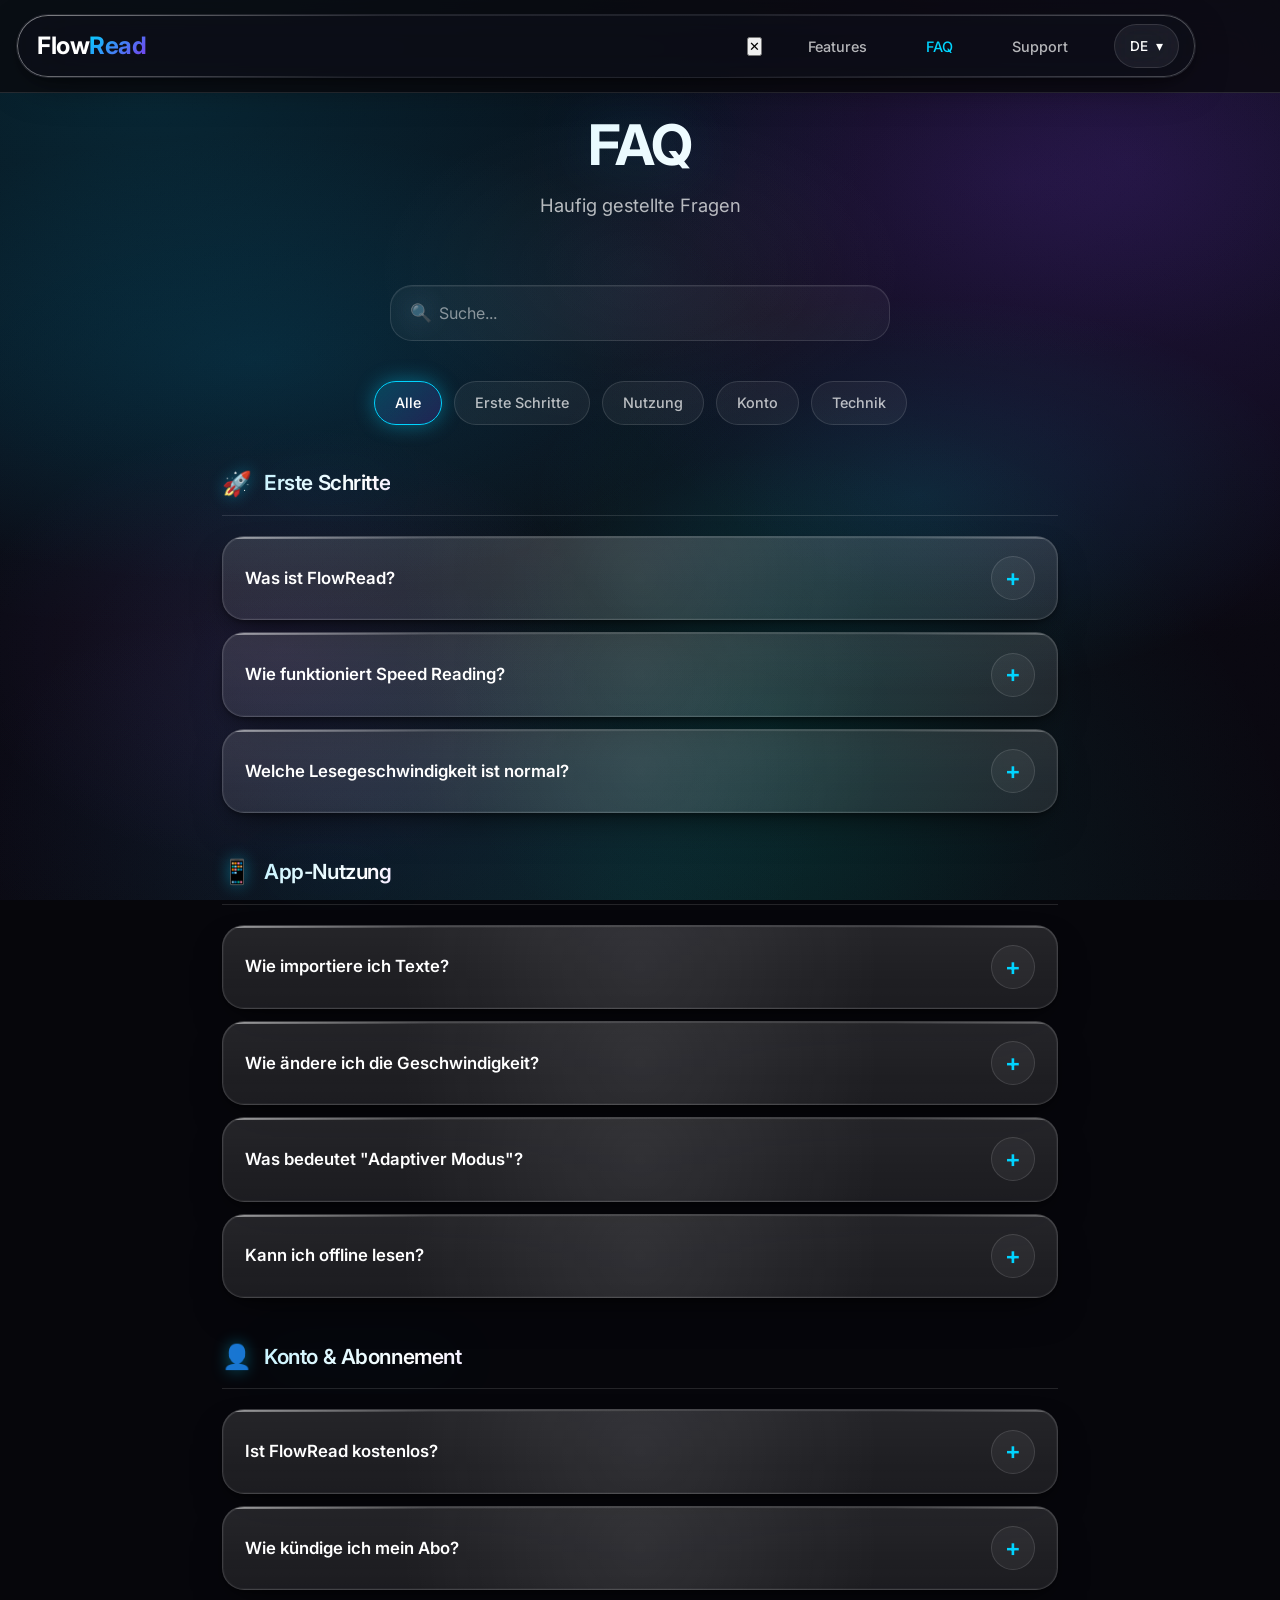
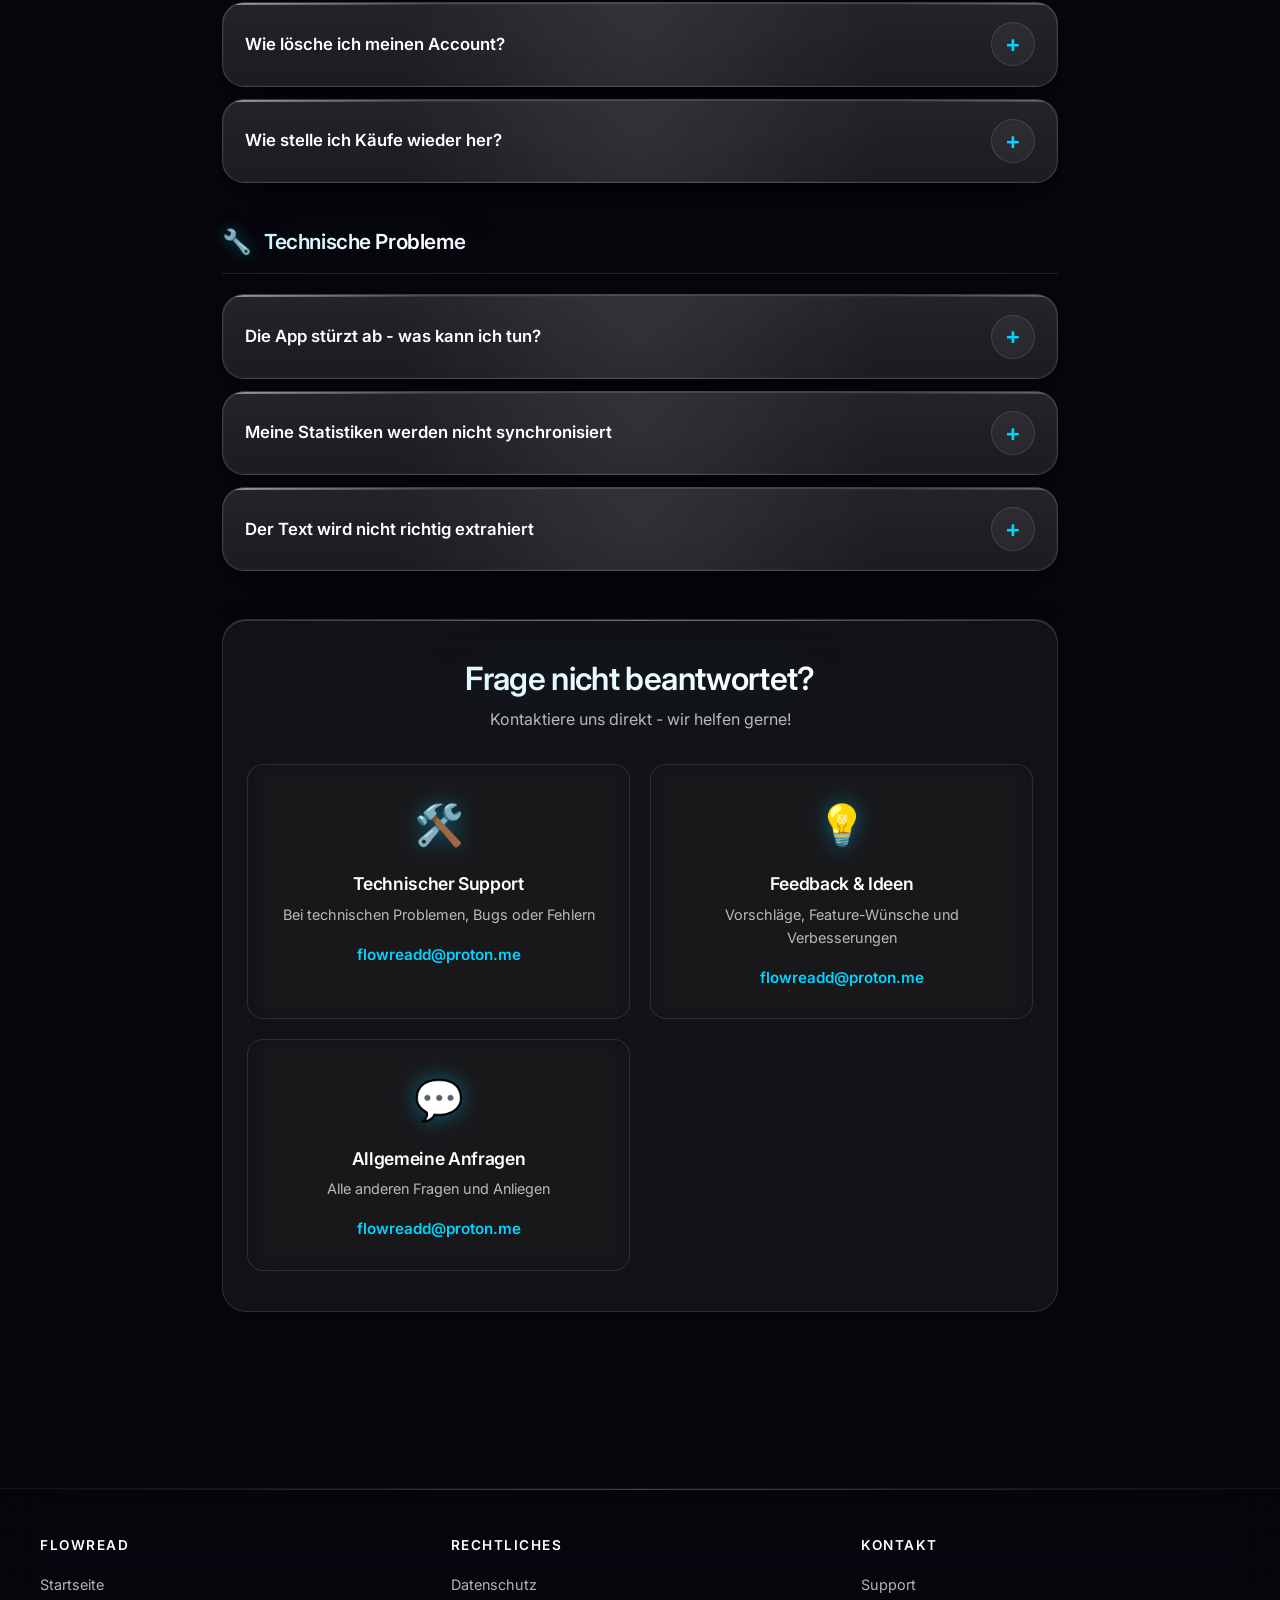
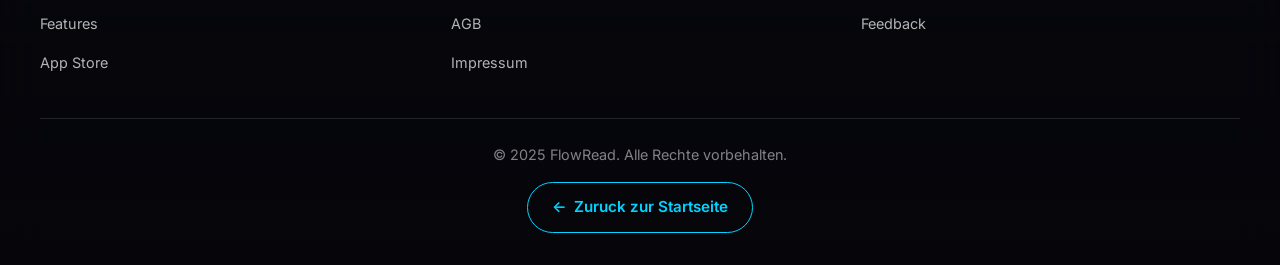
<file: faq.html>
<!DOCTYPE html>
<html lang="de">
<head>
    <meta charset="UTF-8">
    <meta name="viewport" content="width=device-width, initial-scale=1.0, maximum-scale=5.0, viewport-fit=cover">
    <title>FAQ - FlowRead</title>
    <meta name="description" content="Frequently Asked Questions about FlowRead Speed Reading App">
    <link rel="icon" type="image/png" href="icon.png">
    <link rel="preconnect" href="https://fonts.googleapis.com">
    <link rel="preconnect" href="https://fonts.gstatic.com" crossorigin>
    <link href="https://fonts.googleapis.com/css2?family=Inter:wght@300;400;500;600;700&display=swap" rel="stylesheet">
    <style>
        /* ===== CSS CUSTOM PROPERTIES ===== */
        :root {
            --font-primary: 'Inter', -apple-system, BlinkMacSystemFont, 'Segoe UI', Roboto, sans-serif;

            /* Liquid Glass Colors */
            --glass-bg: rgba(255, 255, 255, 0.05);
            --glass-bg-hover: rgba(255, 255, 255, 0.08);
            --glass-border: rgba(255, 255, 255, 0.12);
            --glass-border-hover: rgba(255, 255, 255, 0.2);
            --glass-glow: rgba(255, 255, 255, 0.1);

            /* Text Colors */
            --text-primary: #ffffff;
            --text-secondary: rgba(255, 255, 255, 0.7);
            --text-tertiary: rgba(255, 255, 255, 0.5);

            /* Accent Gradient */
            --accent-start: #00D4FF;
            --accent-mid: #00BCD4;
            --accent-end: #7C3AED;
            --accent-glow: rgba(0, 212, 255, 0.4);

            /* Transitions */
            --ease-smooth: cubic-bezier(0.25, 0.46, 0.45, 0.94);
            --ease-bounce: cubic-bezier(0.34, 1.56, 0.64, 1);

            /* Shadows */
            --shadow-glass: 0 8px 32px rgba(0, 0, 0, 0.12), 0 2px 8px rgba(0, 0, 0, 0.06), inset 0 1px 0 rgba(255, 255, 255, 0.15);
            --shadow-glass-hover: 0 16px 48px rgba(0, 0, 0, 0.15), 0 4px 16px rgba(0, 0, 0, 0.08), inset 0 1px 0 rgba(255, 255, 255, 0.2);
            --shadow-glow: 0 0 40px var(--accent-glow);

            /* Safe Areas */
            --safe-top: env(safe-area-inset-top);
            --safe-bottom: env(safe-area-inset-bottom);
            --safe-left: env(safe-area-inset-left);
            --safe-right: env(safe-area-inset-right);
        }

        /* ===== RESET & BASE ===== */
        *, *::before, *::after {
            margin: 0;
            padding: 0;
            box-sizing: border-box;
        }

        html {
            scroll-behavior: smooth;
        }

        body {
            font-family: var(--font-primary);
            color: var(--text-primary);
            line-height: 1.6;
            font-weight: 400;
            overflow-x: hidden;
            background: #0a0a0f;
            min-height: 100vh;
            padding-left: var(--safe-left);
            padding-right: var(--safe-right);
        }

        /* ===== ANIMATED MESH GRADIENT BACKGROUND ===== */
        .mesh-gradient {
            position: fixed;
            top: 0;
            left: 0;
            width: 100%;
            height: 100%;
            z-index: -1;
            background: linear-gradient(135deg, #0a0a0f 0%, #0d0d14 100%);
        }

        .mesh-gradient::before {
            content: '';
            position: absolute;
            top: 0;
            left: 0;
            width: 100%;
            height: 100%;
            background:
                radial-gradient(ellipse 80% 50% at 20% 40%, rgba(0, 150, 200, 0.15) 0%, transparent 50%),
                radial-gradient(ellipse 60% 40% at 80% 20%, rgba(100, 50, 180, 0.12) 0%, transparent 50%),
                radial-gradient(ellipse 50% 60% at 60% 80%, rgba(0, 180, 160, 0.1) 0%, transparent 50%),
                radial-gradient(ellipse 70% 50% at 30% 90%, rgba(80, 60, 200, 0.08) 0%, transparent 50%);
            animation: meshMove 20s ease-in-out infinite;
        }

        .mesh-gradient::after {
            content: '';
            position: absolute;
            top: 0;
            left: 0;
            width: 100%;
            height: 100%;
            background:
                radial-gradient(ellipse 60% 40% at 70% 60%, rgba(0, 212, 255, 0.1) 0%, transparent 50%),
                radial-gradient(ellipse 50% 50% at 20% 70%, rgba(124, 58, 237, 0.08) 0%, transparent 50%);
            animation: meshMove 25s ease-in-out infinite reverse;
        }

        @keyframes meshMove {
            0%, 100% { transform: translate(0, 0) scale(1); }
            25% { transform: translate(2%, -2%) scale(1.02); }
            50% { transform: translate(-1%, 3%) scale(0.98); }
            75% { transform: translate(-2%, -1%) scale(1.01); }
        }

        /* ===== FLOATING PARTICLES ===== */
        .particles {
            position: fixed;
            top: 0;
            left: 0;
            width: 100%;
            height: 100%;
            pointer-events: none;
            z-index: 0;
            overflow: hidden;
        }

        .particle {
            position: absolute;
            width: 2px;
            height: 2px;
            background: rgba(255, 255, 255, 0.3);
            border-radius: 50%;
            opacity: 0;
            animation: float linear infinite backwards;
        }

        .particle.large {
            width: 3px;
            height: 3px;
            background: rgba(0, 212, 255, 0.4);
            box-shadow: 0 0 6px rgba(0, 212, 255, 0.3);
        }

        @keyframes float {
            0% { transform: translateY(100vh) rotate(0deg); opacity: 0; }
            10% { opacity: 1; }
            90% { opacity: 1; }
            100% { transform: translateY(-100vh) rotate(360deg); opacity: 0; }
        }

        /* ===== TYPOGRAPHY ===== */
        h1, h2, h3, h4, h5 {
            font-weight: 600;
            line-height: 1.2;
            letter-spacing: -0.02em;
        }

        h1 {
            font-size: clamp(2rem, 5vw, 3.5rem);
            font-weight: 700;
        }

        h2 {
            font-size: clamp(1.5rem, 4vw, 2rem);
            margin-bottom: 1rem;
        }

        h3 {
            font-size: clamp(1rem, 2vw, 1.25rem);
            margin-bottom: 0.75rem;
        }

        p {
            color: var(--text-secondary);
            font-size: clamp(0.95rem, 2vw, 1rem);
        }

        /* Gradient Text */
        .gradient-text {
            background: linear-gradient(135deg, var(--accent-start) 0%, #ffffff 50%, var(--accent-end) 100%);
            -webkit-background-clip: text;
            -webkit-text-fill-color: transparent;
            background-clip: text;
            background-size: 200% 200%;
            animation: gradientShift 8s ease infinite;
        }

        @keyframes gradientShift {
            0%, 100% { background-position: 0% 50%; }
            50% { background-position: 100% 50%; }
        }

        /* ===== HEADER ===== */
        header {
            position: fixed;
            top: 0;
            left: 0;
            right: 0;
            z-index: 1000;
            padding: 1rem 0;
            padding-top: calc(1rem + var(--safe-top));
            transition: all 0.4s var(--ease-smooth);
            background: rgba(10, 10, 15, 0.8);
            backdrop-filter: blur(20px);
            -webkit-backdrop-filter: blur(20px);
            border-bottom: 1px solid var(--glass-border);
        }

        .header-content {
            max-width: 1200px;
            margin: 0 auto;
            padding: 0 1.25rem;
            display: flex;
            justify-content: space-between;
            align-items: center;
        }

        .logo {
            font-size: clamp(1.25rem, 3vw, 1.5rem);
            font-weight: 700;
            color: var(--text-primary);
            text-decoration: none;
            letter-spacing: -0.02em;
            transition: all 0.3s var(--ease-smooth);
        }

        .logo span {
            background: linear-gradient(135deg, var(--accent-start), var(--accent-end));
            -webkit-background-clip: text;
            -webkit-text-fill-color: transparent;
            background-clip: text;
        }

        .logo:hover {
            transform: scale(1.05);
        }

        nav {
            display: flex;
            gap: 1.5rem;
            align-items: center;
        }

        nav a {
            color: var(--text-secondary);
            text-decoration: none;
            font-size: 0.9rem;
            font-weight: 500;
            position: relative;
            transition: all 0.3s var(--ease-smooth);
            padding: 0.5rem 0;
        }

        nav a::after {
            content: '';
            position: absolute;
            bottom: 0;
            left: 0;
            width: 0;
            height: 2px;
            background: linear-gradient(90deg, var(--accent-start), var(--accent-end));
            border-radius: 1px;
            transition: width 0.3s var(--ease-smooth);
        }

        nav a:hover {
            color: var(--text-primary);
        }

        nav a:hover::after {
            width: 100%;
        }

        nav a.active {
            color: var(--accent-start);
        }

        nav a.active::after {
            width: 100%;
        }

        .lang-switch {
            background: var(--glass-bg);
            backdrop-filter: blur(10px);
            border: 1px solid var(--glass-border);
            border-radius: 50px;
            padding: 0.5rem 1rem;
            color: var(--text-primary);
            cursor: pointer;
            font-size: 0.85rem;
            font-weight: 500;
            font-family: var(--font-primary);
            transition: all 0.3s var(--ease-smooth);
            min-width: 44px;
            min-height: 44px;
            display: flex;
            align-items: center;
            justify-content: center;
        }

        .lang-switch:hover {
            background: var(--glass-bg-hover);
            border-color: var(--accent-start);
            box-shadow: 0 0 20px var(--accent-glow);
        }

        .mobile-menu-btn {
            display: none;
            background: none;
            border: none;
            color: var(--text-primary);
            font-size: 1.5rem;
            cursor: pointer;
            padding: 0.5rem;
            min-width: 44px;
            min-height: 44px;
            transition: all 0.3s var(--ease-smooth);
        }

        .mobile-menu-btn:hover {
            color: var(--accent-start);
        }

        /* ===== MAIN CONTENT ===== */
        main {
            max-width: 900px;
            margin: 0 auto;
            padding: calc(6rem + var(--safe-top)) 1.25rem 4rem;
            position: relative;
            z-index: 1;
        }

        /* ===== PAGE HEADER ===== */
        .page-header {
            text-align: center;
            margin-bottom: 3rem;
        }

        .page-header h1 {
            margin-bottom: 0.75rem;
        }

        .page-header .subtitle {
            color: var(--text-secondary);
            font-size: clamp(1rem, 2.5vw, 1.15rem);
        }

        /* ===== SEARCH BOX ===== */
        .search-container {
            margin-bottom: 2.5rem;
        }

        .search-box {
            position: relative;
            max-width: 500px;
            margin: 0 auto;
        }

        .search-box input {
            width: 100%;
            padding: 1rem 1.5rem 1rem 3rem;
            background: var(--glass-bg);
            backdrop-filter: blur(20px);
            -webkit-backdrop-filter: blur(20px);
            border: 1px solid var(--glass-border);
            border-radius: 50px;
            color: var(--text-primary);
            font-size: 1rem;
            font-family: var(--font-primary);
            transition: all 0.3s var(--ease-smooth);
            min-height: 56px;
        }

        .search-box input:focus {
            outline: none;
            border-color: var(--accent-start);
            box-shadow: 0 0 30px var(--accent-glow);
            background: var(--glass-bg-hover);
        }

        .search-box input::placeholder {
            color: var(--text-tertiary);
        }

        .search-box .search-icon {
            position: absolute;
            left: 1.25rem;
            top: 50%;
            transform: translateY(-50%);
            color: var(--text-tertiary);
            font-size: 1.1rem;
            pointer-events: none;
        }

        /* ===== FAQ CATEGORIES ===== */
        .faq-nav {
            display: flex;
            flex-wrap: wrap;
            gap: 0.75rem;
            justify-content: center;
            margin-bottom: 2.5rem;
        }

        .faq-nav-btn {
            background: var(--glass-bg);
            backdrop-filter: blur(10px);
            border: 1px solid var(--glass-border);
            border-radius: 50px;
            padding: 0.65rem 1.25rem;
            color: var(--text-secondary);
            font-size: 0.9rem;
            font-weight: 500;
            font-family: var(--font-primary);
            cursor: pointer;
            transition: all 0.3s var(--ease-smooth);
            min-height: 44px;
        }

        .faq-nav-btn:hover,
        .faq-nav-btn.active {
            background: var(--glass-bg-hover);
            border-color: var(--accent-start);
            color: var(--text-primary);
            box-shadow: 0 0 20px var(--accent-glow);
        }

        .faq-nav-btn.active {
            background: linear-gradient(135deg, rgba(0, 212, 255, 0.2), rgba(124, 58, 237, 0.2));
        }

        /* ===== FAQ SECTION ===== */
        .faq-section {
            margin-bottom: 2rem;
        }

        .faq-category {
            margin-bottom: 2.5rem;
        }

        .faq-category-header {
            display: flex;
            align-items: center;
            gap: 0.75rem;
            margin-bottom: 1.25rem;
            padding-bottom: 0.75rem;
            border-bottom: 1px solid var(--glass-border);
        }

        .faq-category-header .icon {
            font-size: 1.5rem;
            filter: drop-shadow(0 0 8px var(--accent-glow));
        }

        .faq-category-header h2 {
            margin-bottom: 0;
            font-size: clamp(1.1rem, 3vw, 1.3rem);
        }

        /* ===== FAQ ITEM (ACCORDION) ===== */
        .faq-item {
            background: var(--glass-bg);
            backdrop-filter: blur(20px);
            -webkit-backdrop-filter: blur(20px);
            border: 1px solid var(--glass-border);
            border-radius: 16px;
            margin-bottom: 0.75rem;
            overflow: hidden;
            transition: all 0.3s var(--ease-smooth);
            box-shadow: var(--shadow-glass);
        }

        .faq-item::before {
            content: '';
            position: absolute;
            top: 0;
            left: 0;
            right: 0;
            height: 1px;
            background: linear-gradient(90deg, transparent, rgba(255, 255, 255, 0.15), transparent);
            opacity: 0.5;
        }

        .faq-item:hover {
            border-color: var(--glass-border-hover);
            background: var(--glass-bg-hover);
        }

        .faq-item.open {
            border-color: var(--accent-start);
            box-shadow: var(--shadow-glass-hover), 0 0 30px var(--accent-glow);
        }

        .faq-question {
            padding: 1.25rem 1.5rem;
            cursor: pointer;
            display: flex;
            justify-content: space-between;
            align-items: center;
            font-weight: 600;
            font-size: clamp(0.95rem, 2vw, 1.05rem);
            color: var(--text-primary);
            transition: all 0.3s var(--ease-smooth);
            min-height: 60px;
            gap: 1rem;
        }

        .faq-question:active {
            transform: scale(0.99);
            opacity: 0.9;
        }

        .faq-question .toggle-icon {
            width: 44px;
            height: 44px;
            display: flex;
            align-items: center;
            justify-content: center;
            background: var(--glass-bg);
            border: 1px solid var(--glass-border);
            border-radius: 50%;
            font-size: 1.5rem;
            color: var(--accent-start);
            transition: all 0.4s var(--ease-smooth);
            flex-shrink: 0;
        }

        .faq-item.open .faq-question .toggle-icon {
            background: linear-gradient(135deg, var(--accent-start), var(--accent-end));
            color: #ffffff;
            transform: rotate(45deg);
            border-color: transparent;
            box-shadow: 0 0 20px var(--accent-glow);
        }

        .faq-answer {
            padding: 0 1.5rem;
            max-height: 0;
            overflow: hidden;
            transition: all 0.4s var(--ease-smooth);
        }

        .faq-item.open .faq-answer {
            padding: 0 1.5rem 1.5rem;
            max-height: 2000px;
        }

        .faq-answer p {
            margin-bottom: 1rem;
            line-height: 1.7;
        }

        .faq-answer strong {
            color: var(--text-primary);
        }

        .faq-answer ul,
        .faq-answer ol {
            margin-left: 1.25rem;
            margin-bottom: 1rem;
            color: var(--text-secondary);
        }

        .faq-answer li {
            margin-bottom: 0.5rem;
            line-height: 1.7;
        }

        .faq-answer a {
            color: var(--accent-start);
            text-decoration: none;
            transition: all 0.3s var(--ease-smooth);
        }

        .faq-answer a:hover {
            text-shadow: 0 0 10px var(--accent-glow);
        }

        /* ===== CONTACT SECTION ===== */
        .contact-section {
            background: var(--glass-bg);
            backdrop-filter: blur(30px);
            -webkit-backdrop-filter: blur(30px);
            border: 1px solid var(--glass-border);
            border-radius: 24px;
            padding: 2.5rem 1.5rem;
            margin-top: 3rem;
            text-align: center;
            box-shadow: var(--shadow-glass);
            position: relative;
            overflow: hidden;
        }

        .contact-section::before {
            content: '';
            position: absolute;
            top: 0;
            left: 0;
            right: 0;
            height: 1px;
            background: linear-gradient(90deg, transparent, rgba(255, 255, 255, 0.3), transparent);
        }

        .contact-section h2 {
            margin-bottom: 0.5rem;
        }

        .contact-section .subtitle {
            margin-bottom: 2rem;
        }

        .contact-cards {
            display: grid;
            grid-template-columns: repeat(auto-fit, minmax(250px, 1fr));
            gap: 1.25rem;
            margin-top: 1.5rem;
        }

        .contact-card {
            background: rgba(0, 0, 0, 0.2);
            backdrop-filter: blur(10px);
            border: 1px solid var(--glass-border);
            border-radius: 16px;
            padding: 1.75rem 1.25rem;
            transition: all 0.4s var(--ease-smooth);
        }

        .contact-card:hover {
            transform: translateY(-4px);
            border-color: var(--accent-start);
            box-shadow: 0 0 30px var(--accent-glow);
        }

        .contact-card:active {
            transform: scale(0.98);
        }

        .contact-card .icon {
            font-size: 2.5rem;
            margin-bottom: 1rem;
            filter: drop-shadow(0 0 10px var(--accent-glow));
        }

        .contact-card h3 {
            font-size: 1.1rem;
            margin-bottom: 0.5rem;
            color: var(--text-primary);
        }

        .contact-card p {
            color: var(--text-secondary);
            font-size: 0.9rem;
            margin-bottom: 1rem;
        }

        .contact-card a {
            color: var(--accent-start);
            text-decoration: none;
            font-weight: 600;
            font-size: 0.95rem;
            transition: all 0.3s var(--ease-smooth);
        }

        .contact-card a:hover {
            text-shadow: 0 0 15px var(--accent-glow);
        }

        /* ===== FOOTER ===== */
        footer {
            background: rgba(10, 10, 15, 0.8);
            backdrop-filter: blur(20px);
            -webkit-backdrop-filter: blur(20px);
            border-top: 1px solid var(--glass-border);
            padding: 3rem 1.25rem calc(2rem + var(--safe-bottom));
            margin-top: 4rem;
            position: relative;
            z-index: 1;
        }

        .footer-content {
            max-width: 1200px;
            margin: 0 auto;
        }

        .footer-grid {
            display: grid;
            grid-template-columns: repeat(auto-fit, minmax(140px, 1fr));
            gap: 2rem;
            margin-bottom: 2rem;
        }

        .footer-section h4 {
            color: var(--text-primary);
            font-weight: 600;
            font-size: 0.85rem;
            text-transform: uppercase;
            letter-spacing: 1.5px;
            margin-bottom: 1rem;
        }

        .footer-section ul {
            list-style: none;
        }

        .footer-section li {
            margin-bottom: 0.5rem;
        }

        .footer-section a {
            color: var(--text-secondary);
            text-decoration: none;
            font-size: 0.9rem;
            transition: all 0.3s var(--ease-smooth);
            display: inline-block;
            padding: 0.25rem 0;
        }

        .footer-section a:hover {
            color: var(--accent-start);
        }

        .footer-bottom {
            text-align: center;
            padding-top: 1.5rem;
            border-top: 1px solid var(--glass-border);
        }

        .footer-bottom p {
            font-size: 0.9rem;
            color: var(--text-tertiary);
        }

        .back-link {
            display: inline-flex;
            align-items: center;
            gap: 0.5rem;
            margin-top: 1rem;
            color: var(--accent-start);
            text-decoration: none;
            padding: 0.75rem 1.5rem;
            border: 1px solid var(--accent-start);
            border-radius: 50px;
            font-weight: 600;
            font-size: 0.95rem;
            transition: all 0.3s var(--ease-smooth);
            min-height: 44px;
        }

        .back-link:hover {
            background: linear-gradient(135deg, var(--accent-start), var(--accent-end));
            color: #ffffff;
            border-color: transparent;
            box-shadow: 0 0 30px var(--accent-glow);
        }

        .back-link:active {
            transform: scale(0.97);
        }

        /* ===== SCROLL ANIMATIONS ===== */
        .reveal {
            opacity: 0;
            transform: translateY(30px);
            transition: all 0.6s var(--ease-smooth);
        }

        .reveal.visible {
            opacity: 1;
            transform: translateY(0);
        }

        /* ===== LANGUAGE SWITCHING ===== */
        .lang-de, .lang-en, .lang-fr, .lang-es, .lang-it { display: none; }
        [data-lang="de"] .lang-de { display: block; }
        [data-lang="en"] .lang-en { display: block; }
        [data-lang="fr"] .lang-fr { display: block; }
        [data-lang="es"] .lang-es { display: block; }
        [data-lang="it"] .lang-it { display: block; }

        .lang-de-inline, .lang-en-inline, .lang-fr-inline, .lang-es-inline, .lang-it-inline { display: none; }
        [data-lang="de"] .lang-de-inline { display: inline; }
        [data-lang="en"] .lang-en-inline { display: inline; }
        [data-lang="fr"] .lang-fr-inline { display: inline; }
        [data-lang="es"] .lang-es-inline { display: inline; }
        [data-lang="it"] .lang-it-inline { display: inline; }

        /* ===== LANGUAGE DROPDOWN ===== */
        .lang-dropdown {
            position: relative;
        }

        .lang-btn {
            background: var(--glass-bg);
            backdrop-filter: blur(10px);
            border: 1px solid var(--glass-border);
            border-radius: 50px;
            padding: 0.5rem 1rem;
            color: var(--text-primary);
            cursor: pointer;
            font-size: 0.85rem;
            font-weight: 500;
            font-family: var(--font-primary);
            transition: all 0.3s var(--ease-smooth);
            display: flex;
            align-items: center;
            gap: 0.5rem;
            min-width: 44px;
            min-height: 44px;
        }

        .lang-btn:hover {
            background: var(--glass-bg-hover);
            border-color: var(--accent-start);
            box-shadow: var(--shadow-glow);
        }

        .lang-menu {
            position: absolute;
            top: 100%;
            right: 0;
            margin-top: 0.5rem;
            background: rgba(20, 20, 30, 0.95);
            backdrop-filter: blur(20px);
            border: 1px solid var(--glass-border);
            border-radius: 16px;
            padding: 0.5rem;
            min-width: 150px;
            opacity: 0;
            visibility: hidden;
            transform: translateY(-10px);
            transition: all 0.3s var(--ease-smooth);
            z-index: 1001;
        }

        .lang-menu.show {
            opacity: 1;
            visibility: visible;
            transform: translateY(0);
        }

        .lang-menu a {
            display: flex;
            align-items: center;
            gap: 0.75rem;
            padding: 0.75rem 1rem;
            color: var(--text-secondary);
            text-decoration: none;
            font-size: 0.9rem;
            border-radius: 10px;
            transition: all 0.2s var(--ease-smooth);
            cursor: pointer;
        }

        .lang-menu a:hover {
            background: var(--glass-bg-hover);
            color: var(--text-primary);
        }

        .lang-menu a.active {
            background: linear-gradient(135deg, rgba(0, 212, 255, 0.2), rgba(124, 58, 237, 0.2));
            color: var(--accent-start);
        }

        .lang-menu a::after {
            display: none;
        }

        /* ===== RESPONSIVE - MOBILE FIRST ===== */

        /* Mobile Menu */
        @media (max-width: 768px) {
            .mobile-menu-btn {
                display: flex;
                align-items: center;
                justify-content: center;
            }

            nav {
                position: fixed;
                top: calc(4.5rem + var(--safe-top));
                left: 0.75rem;
                right: 0.75rem;
                bottom: auto;
                max-height: calc(100vh - 5.5rem - var(--safe-top) - var(--safe-bottom));
                background: rgba(10, 10, 15, 0.12);
                backdrop-filter: blur(12px);
                -webkit-backdrop-filter: blur(12px);
                flex-direction: column;
                justify-content: flex-start;
                padding: 1.25rem;
                gap: 1rem;
                border-radius: 30px;
                overflow-y: auto;
                overscroll-behavior: contain;
                -webkit-overflow-scrolling: touch;
                opacity: 0;
                transform: translateY(-8px);
                pointer-events: none;
                transition: opacity 0.35s var(--ease-smooth), transform 0.35s var(--ease-smooth);
                z-index: 999;
            }

            nav.active {
                opacity: 1;
                transform: translateY(0);
                pointer-events: all;
            }

            .header-content:has(nav.active) .mobile-menu-btn {
                font-size: 0;
            }

            .header-content:has(nav.active) .mobile-menu-btn::before {
                content: "\2715";
                font-size: 1.5rem;
            }

            nav a {
                font-size: 1.25rem;
                padding: 0.75rem;
            }

            .close-menu-btn {
                position: absolute;
                top: calc(1rem + var(--safe-top));
                right: 1.25rem;
                background: none;
                border: none;
                color: var(--text-primary);
                font-size: 2rem;
                cursor: pointer;
                width: 44px;
                height: 44px;
                display: flex;
                align-items: center;
                justify-content: center;
            }

            main {
                padding-top: calc(5rem + var(--safe-top));
            }

            .faq-question {
                padding: 1rem 1.25rem;
            }

            .faq-answer {
                padding: 0 1.25rem;
            }

            .faq-item.open .faq-answer {
                padding: 0 1.25rem 1.25rem;
            }

            .contact-section {
                padding: 2rem 1.25rem;
            }

            .contact-cards {
                grid-template-columns: 1fr;
            }

            .faq-nav {
                gap: 0.5rem;
            }

            .faq-nav-btn {
                padding: 0.5rem 1rem;
                font-size: 0.85rem;
            }
        }

        /* Tablet */
        @media (min-width: 768px) {
            main {
                padding: calc(7rem + var(--safe-top)) 2rem 5rem;
            }

            .page-header {
                margin-bottom: 4rem;
            }
        }

        /* Desktop */
        @media (min-width: 1024px) {
            .header-content {
                padding: 0 2rem;
            }

            nav {
                gap: 2rem;
            }
        }

        /* Touch device optimization */
        @media (hover: none) {
            .faq-item:hover {
                border-color: var(--glass-border);
                background: var(--glass-bg);
            }

            .contact-card:hover {
                transform: none;
                border-color: var(--glass-border);
                box-shadow: none;
            }

            .logo:hover {
                transform: none;
            }

            nav a:hover::after {
                width: 0;
            }
        }

        /* ===== REDUCED MOTION ===== */
        @media (prefers-reduced-motion: reduce) {
            *, *::before, *::after {
                animation-duration: 0.01ms !important;
                animation-iteration-count: 1 !important;
                transition-duration: 0.01ms !important;
            }

            .reveal {
                opacity: 1;
                transform: none;
            }
        }
    </style>
    <link rel="stylesheet" href="liquid-glass.css">
</head>
<body data-lang="de">
    <!-- Animated Mesh Gradient Background -->
    <div class="mesh-gradient"></div>

    <!-- Floating Particles -->
    <div class="particles" id="particles"></div>

    <!-- Header -->
    <header>
        <div class="header-content">
            <a href="index.html" class="logo">Flow<span>Read</span></a>
            <button class="mobile-menu-btn" onclick="toggleMenu()" aria-label="Menu">&#9776;</button>
            <nav id="nav">
                <button class="close-menu-btn" onclick="closeMenu()" aria-label="Close">&#10005;</button>
                <a href="index.html#features" onclick="closeMenu()">Features</a>
                <a href="faq.html" class="active" onclick="closeMenu()">FAQ</a>
                <a href="https://flowread.xyz/support" onclick="closeMenu()">Support</a>
                <div class="lang-dropdown">
                    <button class="lang-btn" onclick="toggleLangMenu()">
                        <span class="current-lang">DE</span>
                        <span>&#9662;</span>
                    </button>
                    <div class="lang-menu" id="langMenu">
                        <a onclick="setLanguage('de')" data-lang="de">Deutsch</a>
                        <a onclick="setLanguage('en')" data-lang="en">English</a>
                        <a onclick="setLanguage('fr')" data-lang="fr">Français</a>
                        <a onclick="setLanguage('es')" data-lang="es">Español</a>
                        <a onclick="setLanguage('it')" data-lang="it">Italiano</a>
                    </div>
                </div>
            </nav>
        </div>
    </header>

    <main>
        <!-- Page Header -->
        <div class="page-header reveal">
            <h1 class="gradient-text">FAQ</h1>
            <p class="subtitle">
                <span class="lang-de">Haufig gestellte Fragen</span>
                <span class="lang-en">Frequently Asked Questions</span>
                <span class="lang-fr">Questions frequemment posees</span>
                <span class="lang-es">Preguntas frecuentes</span>
                <span class="lang-it">Domande frequenti</span>
            </p>
        </div>

        <!-- Search Box -->
        <div class="search-container reveal">
            <div class="search-box">
                <span class="search-icon">&#128269;</span>
                <input type="text" id="faqSearch" placeholder="Suche..." oninput="filterFAQ(this.value)">
            </div>
        </div>

        <!-- FAQ Navigation -->
        <div class="faq-nav reveal">
            <button class="faq-nav-btn active" onclick="filterCategory('all')">
                <span class="lang-de-inline">Alle</span>
                <span class="lang-en-inline">All</span>
                <span class="lang-fr-inline">Tout</span>
                <span class="lang-es-inline">Todo</span>
                <span class="lang-it-inline">Tutto</span>
            </button>
            <button class="faq-nav-btn" onclick="filterCategory('start')">
                <span class="lang-de-inline">Erste Schritte</span>
                <span class="lang-en-inline">Getting Started</span>
                <span class="lang-fr-inline">Demarrage</span>
                <span class="lang-es-inline">Primeros pasos</span>
                <span class="lang-it-inline">Per iniziare</span>
            </button>
            <button class="faq-nav-btn" onclick="filterCategory('usage')">
                <span class="lang-de-inline">Nutzung</span>
                <span class="lang-en-inline">Usage</span>
                <span class="lang-fr-inline">Utilisation</span>
                <span class="lang-es-inline">Uso</span>
                <span class="lang-it-inline">Utilizzo</span>
            </button>
            <button class="faq-nav-btn" onclick="filterCategory('account')">
                <span class="lang-de-inline">Konto</span>
                <span class="lang-en-inline">Account</span>
                <span class="lang-fr-inline">Compte</span>
                <span class="lang-es-inline">Cuenta</span>
                <span class="lang-it-inline">Account</span>
            </button>
            <button class="faq-nav-btn" onclick="filterCategory('tech')">
                <span class="lang-de-inline">Technik</span>
                <span class="lang-en-inline">Technical</span>
                <span class="lang-fr-inline">Technique</span>
                <span class="lang-es-inline">Tecnico</span>
                <span class="lang-it-inline">Tecnico</span>
            </button>
        </div>

        <!-- German FAQ -->
        <div id="faq-de" class="faq-section lang-de">

            <!-- Getting Started -->
            <div class="faq-category reveal" data-category="start">
                <div class="faq-category-header">
                    <span class="icon">🚀</span>
                    <h2 class="gradient-text">Erste Schritte</h2>
                </div>

                <div class="faq-item" data-search="flowread speed reading app rsvp schnell lesen">
                    <div class="faq-question" onclick="toggleFAQ(this)">
                        <span>Was ist FlowRead?</span>
                        <span class="toggle-icon">+</span>
                    </div>
                    <div class="faq-answer">
                        <p>FlowRead ist eine Speed-Reading-App, die dir hilft, schneller zu lesen und mehr Informationen in weniger Zeit aufzunehmen. Die App nutzt die wissenschaftlich bewiesene RSVP-Methode (Rapid Serial Visual Presentation).</p>
                        <p><strong>Vorteile:</strong></p>
                        <ul>
                            <li>Lesegeschwindigkeit um bis zu 200% steigern</li>
                            <li>Texte aus dem Web, als PDF oder EPUB importieren</li>
                            <li>Personalisiertes Training mit Fortschrittsverfolgung</li>
                            <li>Offline-Modus - lies auch ohne Internet</li>
                        </ul>
                    </div>
                </div>

                <div class="faq-item" data-search="speed reading funktioniert rsvp methode">
                    <div class="faq-question" onclick="toggleFAQ(this)">
                        <span>Wie funktioniert Speed Reading?</span>
                        <span class="toggle-icon">+</span>
                    </div>
                    <div class="faq-answer">
                        <p>Speed Reading basiert auf der RSVP-Methode (Rapid Serial Visual Presentation). Anstatt dass deine Augen über den Text wandern, werden die Wörter einzeln an einem festen Punkt angezeigt.</p>
                        <p><strong>Die wichtigsten Prinzipien:</strong></p>
                        <ol>
                            <li><strong>Fixationspunkt:</strong> Jedes Wort wird am selben Punkt angezeigt, sodass deine Augen sich nicht bewegen müssen.</li>
                            <li><strong>ORP-Markierung:</strong> Der "Optimal Recognition Point" jedes Wortes wird hervorgehoben.</li>
                            <li><strong>Subvokalisations-Reduktion:</strong> Durch die erhöhte Geschwindigkeit wird das innere Mitsprechen reduziert.</li>
                            <li><strong>Progressive Steigerung:</strong> Du beginnst bei deiner aktuellen Lesegeschwindigkeit und steigerst dich schrittweise.</li>
                        </ol>
                    </div>
                </div>

                <div class="faq-item" data-search="lesegeschwindigkeit normal wpm wörter pro minute">
                    <div class="faq-question" onclick="toggleFAQ(this)">
                        <span>Welche Lesegeschwindigkeit ist normal?</span>
                        <span class="toggle-icon">+</span>
                    </div>
                    <div class="faq-answer">
                        <p><strong>Durchschnittliche Lesegeschwindigkeiten:</strong></p>
                        <ul>
                            <li><strong>200-250 WPM:</strong> Durchschnittlicher Leser</li>
                            <li><strong>300-400 WPM:</strong> Guter Leser</li>
                            <li><strong>400-600 WPM:</strong> Schneller Leser</li>
                            <li><strong>600+ WPM:</strong> Speed Reader</li>
                        </ul>
                        <p>Mit FlowRead kannst du deine Geschwindigkeit schrittweise von 300 bis 1200 WPM steigern.</p>
                    </div>
                </div>
            </div>

            <!-- App Usage -->
            <div class="faq-category reveal" data-category="usage">
                <div class="faq-category-header">
                    <span class="icon">📱</span>
                    <h2 class="gradient-text">App-Nutzung</h2>
                </div>

                <div class="faq-item" data-search="texte importieren web browser pdf epub">
                    <div class="faq-question" onclick="toggleFAQ(this)">
                        <span>Wie importiere ich Texte?</span>
                        <span class="toggle-icon">+</span>
                    </div>
                    <div class="faq-answer">
                        <p><strong>Es gibt mehrere Möglichkeiten:</strong></p>
                        <ol>
                            <li><strong>Web-Browser:</strong> Öffne den integrierten Browser, navigiere zu einem Artikel und tippe auf "Lesen"</li>
                            <li><strong>Text einfügen:</strong> Kopiere Text und füge ihn über "Text einfügen" ein</li>
                            <li><strong>Dateien:</strong> Importiere EPUB- oder PDF-Dateien aus deiner Dateien-App</li>
                            <li><strong>Share-Extension:</strong> Teile Artikel direkt aus Safari mit FlowRead</li>
                        </ol>
                    </div>
                </div>

                <div class="faq-item" data-search="geschwindigkeit ändern wpm anpassen">
                    <div class="faq-question" onclick="toggleFAQ(this)">
                        <span>Wie ändere ich die Geschwindigkeit?</span>
                        <span class="toggle-icon">+</span>
                    </div>
                    <div class="faq-answer">
                        <p><strong>Während des Lesens:</strong></p>
                        <ul>
                            <li>Tippe auf das Display, um die Steuerung einzublenden</li>
                            <li>Nutze die +/- Buttons, um die WPM anzupassen</li>
                            <li>Wische nach oben/unten für schnelle Anpassungen</li>
                        </ul>
                        <p><strong>In den Einstellungen:</strong></p>
                        <ul>
                            <li>Öffne die Einstellungen über das Zahnrad-Symbol</li>
                            <li>Unter "Lesegeschwindigkeit" kannst du deine Standard-WPM festlegen</li>
                        </ul>
                    </div>
                </div>

                <div class="faq-item" data-search="adaptiver modus automatisch komplexität">
                    <div class="faq-question" onclick="toggleFAQ(this)">
                        <span>Was bedeutet "Adaptiver Modus"?</span>
                        <span class="toggle-icon">+</span>
                    </div>
                    <div class="faq-answer">
                        <p>Der adaptive Modus passt die Anzeigezeit automatisch an die Komplexität jedes Wortes an:</p>
                        <ul>
                            <li><strong>Kurze Wörter:</strong> Werden schneller angezeigt</li>
                            <li><strong>Lange Wörter:</strong> Bekommen mehr Zeit</li>
                            <li><strong>Satzzeichen:</strong> Natürliche Pausen bei Kommas und Punkten</li>
                            <li><strong>Häufige Wörter:</strong> Werden schneller erkannt</li>
                        </ul>
                        <p>Das Ergebnis ist ein natürlicherer Lesefluss bei gleichbleibend hoher Geschwindigkeit.</p>
                    </div>
                </div>

                <div class="faq-item" data-search="offline lesen ohne internet">
                    <div class="faq-question" onclick="toggleFAQ(this)">
                        <span>Kann ich offline lesen?</span>
                        <span class="toggle-icon">+</span>
                    </div>
                    <div class="faq-answer">
                        <p><strong>Ja!</strong> Alle gespeicherten Artikel sind offline verfügbar.</p>
                        <ul>
                            <li>Importierte Texte werden lokal auf deinem Gerät gespeichert</li>
                            <li>Trainingseinheiten funktionieren ohne Internet</li>
                            <li>Statistiken werden synchronisiert, sobald du wieder online bist</li>
                        </ul>
                    </div>
                </div>
            </div>

            <!-- Account & Subscription -->
            <div class="faq-category reveal" data-category="account">
                <div class="faq-category-header">
                    <span class="icon">👤</span>
                    <h2 class="gradient-text">Konto & Abonnement</h2>
                </div>

                <div class="faq-item" data-search="kostenlos gratis premium freemium preis">
                    <div class="faq-question" onclick="toggleFAQ(this)">
                        <span>Ist FlowRead kostenlos?</span>
                        <span class="toggle-icon">+</span>
                    </div>
                    <div class="faq-answer">
                        <p>FlowRead bietet ein <strong>Freemium-Modell</strong>:</p>
                        <p><strong>Kostenlose Version:</strong></p>
                        <ul>
                            <li>Begrenzte Anzahl an Leseeinheiten pro Tag</li>
                            <li>Zugang zu grundlegenden Funktionen</li>
                            <li>Fortschrittsverfolgung</li>
                        </ul>
                        <p><strong>Premium-Version:</strong></p>
                        <ul>
                            <li>Unbegrenzte Leseeinheiten</li>
                            <li>Alle Trainingsmodi</li>
                            <li>Erweiterte Statistiken</li>
                            <li>Prioritäts-Support</li>
                        </ul>
                    </div>
                </div>

                <div class="faq-item" data-search="abo kündigen abonnement beenden">
                    <div class="faq-question" onclick="toggleFAQ(this)">
                        <span>Wie kündige ich mein Abo?</span>
                        <span class="toggle-icon">+</span>
                    </div>
                    <div class="faq-answer">
                        <p><strong>Auf dem iPhone/iPad:</strong></p>
                        <ol>
                            <li>Öffne die <strong>Einstellungen</strong>-App</li>
                            <li>Tippe auf deinen Namen (Apple ID) oben</li>
                            <li>Wähle <strong>Abonnements</strong></li>
                            <li>Finde <strong>FlowRead</strong> in der Liste</li>
                            <li>Tippe auf <strong>Abo kündigen</strong></li>
                        </ol>
                        <p><strong>Wichtig:</strong> Dein Abo bleibt bis zum Ende der aktuellen Abrechnungsperiode aktiv.</p>
                    </div>
                </div>

                <div class="faq-item" data-search="account konto löschen entfernen daten">
                    <div class="faq-question" onclick="toggleFAQ(this)">
                        <span>Wie lösche ich meinen Account?</span>
                        <span class="toggle-icon">+</span>
                    </div>
                    <div class="faq-answer">
                        <p><strong>In der App:</strong></p>
                        <ol>
                            <li>Öffne FlowRead</li>
                            <li>Gehe zu <strong>Einstellungen</strong></li>
                            <li>Scrolle nach unten zu <strong>Account</strong></li>
                            <li>Tippe auf <strong>Account löschen</strong></li>
                            <li>Bestätige mit deinem Passwort</li>
                        </ol>
                        <p><strong>Was passiert:</strong> Alle personlichen Daten werden innerhalb von 30 Tagen gelöscht. Diese Aktion kann nicht rückgängig gemacht werden.</p>
                    </div>
                </div>

                <div class="faq-item" data-search="käufe wiederherstellen restore purchases">
                    <div class="faq-question" onclick="toggleFAQ(this)">
                        <span>Wie stelle ich Käufe wieder her?</span>
                        <span class="toggle-icon">+</span>
                    </div>
                    <div class="faq-answer">
                        <ol>
                            <li>Öffne FlowRead</li>
                            <li>Gehe zu <strong>Einstellungen</strong></li>
                            <li>Tippe auf <strong>Abo verwalten</strong> oder <strong>Premium</strong></li>
                            <li>Tippe auf <strong>Käufe wiederherstellen</strong></li>
                        </ol>
                        <p><strong>Falls es nicht funktioniert:</strong></p>
                        <ul>
                            <li>Stelle sicher, dass du mit der gleichen Apple ID angemeldet bist</li>
                            <li>Prüfe deine Internetverbindung</li>
                            <li>Kontaktiere uns unter <a href="mailto:flowreadd@proton.me">flowreadd@proton.me</a></li>
                        </ul>
                    </div>
                </div>
            </div>

            <!-- Technical Issues -->
            <div class="faq-category reveal" data-category="tech">
                <div class="faq-category-header">
                    <span class="icon">🔧</span>
                    <h2 class="gradient-text">Technische Probleme</h2>
                </div>

                <div class="faq-item" data-search="app stürzt ab crash fehler neu starten">
                    <div class="faq-question" onclick="toggleFAQ(this)">
                        <span>Die App stürzt ab - was kann ich tun?</span>
                        <span class="toggle-icon">+</span>
                    </div>
                    <div class="faq-answer">
                        <p><strong>Probiere diese Schritte:</strong></p>
                        <ol>
                            <li><strong>App neu starten:</strong> Schließe die App komplett und öffne sie erneut</li>
                            <li><strong>Gerät neu starten:</strong> Manchmal hilft ein Neustart des iPhones/iPads</li>
                            <li><strong>App aktualisieren:</strong> Stelle sicher, dass du die neueste Version hast</li>
                            <li><strong>iOS aktualisieren:</strong> Prüfe, ob ein iOS-Update verfügbar ist</li>
                            <li><strong>App neu installieren:</strong> Lösche die App und installiere sie neu</li>
                        </ol>
                        <p>Falls das Problem weiterhin besteht, kontaktiere uns mit Details zum Fehler.</p>
                    </div>
                </div>

                <div class="faq-item" data-search="statistiken synchronisieren sync cloud">
                    <div class="faq-question" onclick="toggleFAQ(this)">
                        <span>Meine Statistiken werden nicht synchronisiert</span>
                        <span class="toggle-icon">+</span>
                    </div>
                    <div class="faq-answer">
                        <p><strong>Überprüfe folgendes:</strong></p>
                        <ul>
                            <li>Bist du mit dem Internet verbunden?</li>
                            <li>Bist du in der App eingeloggt?</li>
                            <li>Ist die Synchronisierung in den Einstellungen aktiviert?</li>
                        </ul>
                        <p><strong>Manuell synchronisieren:</strong></p>
                        <ol>
                            <li>Öffne Einstellungen</li>
                            <li>Tippe auf "Jetzt synchronisieren"</li>
                        </ol>
                    </div>
                </div>

                <div class="faq-item" data-search="text extrahiert webseite artikel">
                    <div class="faq-question" onclick="toggleFAQ(this)">
                        <span>Der Text wird nicht richtig extrahiert</span>
                        <span class="toggle-icon">+</span>
                    </div>
                    <div class="faq-answer">
                        <p>Manchmal können Webseiten nicht perfekt extrahiert werden. Versuche:</p>
                        <ul>
                            <li><strong>Reader-Modus:</strong> Aktiviere den Reader-Modus im Browser vor dem Import</li>
                            <li><strong>Text kopieren:</strong> Markiere den Text manuell und nutze "Text einfügen"</li>
                            <li><strong>Andere Quelle:</strong> Versuche eine andere URL für denselben Artikel</li>
                        </ul>
                    </div>
                </div>
            </div>

            <!-- Contact Section German -->
            <div class="contact-section reveal">
                <h2 class="gradient-text">Frage nicht beantwortet?</h2>
                <p class="subtitle">Kontaktiere uns direkt - wir helfen gerne!</p>

                <div class="contact-cards">
                    <div class="contact-card">
                        <div class="icon">🛠️</div>
                        <h3>Technischer Support</h3>
                        <p>Bei technischen Problemen, Bugs oder Fehlern</p>
                        <a href="mailto:flowreadd@proton.me">flowreadd@proton.me</a>
                    </div>
                    <div class="contact-card">
                        <div class="icon">💡</div>
                        <h3>Feedback & Ideen</h3>
                        <p>Vorschläge, Feature-Wünsche und Verbesserungen</p>
                        <a href="mailto:flowreadd@proton.me">flowreadd@proton.me</a>
                    </div>
                    <div class="contact-card">
                        <div class="icon">💬</div>
                        <h3>Allgemeine Anfragen</h3>
                        <p>Alle anderen Fragen und Anliegen</p>
                        <a href="mailto:flowreadd@proton.me">flowreadd@proton.me</a>
                    </div>
                </div>
            </div>
        </div>

        <!-- English FAQ -->
        <div id="faq-en" class="faq-section lang-en">

            <!-- Getting Started -->
            <div class="faq-category reveal" data-category="start">
                <div class="faq-category-header">
                    <span class="icon">🚀</span>
                    <h2 class="gradient-text">Getting Started</h2>
                </div>

                <div class="faq-item" data-search="flowread speed reading app rsvp">
                    <div class="faq-question" onclick="toggleFAQ(this)">
                        <span>What is FlowRead?</span>
                        <span class="toggle-icon">+</span>
                    </div>
                    <div class="faq-answer">
                        <p>FlowRead is a speed reading app that helps you read faster and absorb more information in less time. The app uses the scientifically proven RSVP method (Rapid Serial Visual Presentation).</p>
                        <p><strong>Benefits:</strong></p>
                        <ul>
                            <li>Increase reading speed by up to 200%</li>
                            <li>Import texts from the web, PDF or EPUB</li>
                            <li>Personalized training with progress tracking</li>
                            <li>Offline mode - read without internet</li>
                        </ul>
                    </div>
                </div>

                <div class="faq-item" data-search="speed reading works rsvp method">
                    <div class="faq-question" onclick="toggleFAQ(this)">
                        <span>How does Speed Reading work?</span>
                        <span class="toggle-icon">+</span>
                    </div>
                    <div class="faq-answer">
                        <p>Speed Reading is based on the RSVP method (Rapid Serial Visual Presentation). Instead of your eyes moving across the text, words are displayed one at a time at a fixed point.</p>
                        <p><strong>Key principles:</strong></p>
                        <ol>
                            <li><strong>Fixation Point:</strong> Each word is displayed at the same position, so your eyes don't need to move.</li>
                            <li><strong>ORP Marking:</strong> The "Optimal Recognition Point" of each word is highlighted.</li>
                            <li><strong>Subvocalization Reduction:</strong> The increased speed reduces internal vocalization.</li>
                            <li><strong>Progressive Increase:</strong> You start at your current reading speed and gradually improve.</li>
                        </ol>
                    </div>
                </div>

                <div class="faq-item" data-search="reading speed normal wpm words per minute">
                    <div class="faq-question" onclick="toggleFAQ(this)">
                        <span>What reading speed is normal?</span>
                        <span class="toggle-icon">+</span>
                    </div>
                    <div class="faq-answer">
                        <p><strong>Average reading speeds:</strong></p>
                        <ul>
                            <li><strong>200-250 WPM:</strong> Average reader</li>
                            <li><strong>300-400 WPM:</strong> Good reader</li>
                            <li><strong>400-600 WPM:</strong> Fast reader</li>
                            <li><strong>600+ WPM:</strong> Speed reader</li>
                        </ul>
                        <p>With FlowRead you can gradually increase your speed from 300 to 1200 WPM.</p>
                    </div>
                </div>
            </div>

            <!-- App Usage -->
            <div class="faq-category reveal" data-category="usage">
                <div class="faq-category-header">
                    <span class="icon">📱</span>
                    <h2 class="gradient-text">App Usage</h2>
                </div>

                <div class="faq-item" data-search="import texts web browser pdf epub">
                    <div class="faq-question" onclick="toggleFAQ(this)">
                        <span>How do I import texts?</span>
                        <span class="toggle-icon">+</span>
                    </div>
                    <div class="faq-answer">
                        <p><strong>There are several ways:</strong></p>
                        <ol>
                            <li><strong>Web Browser:</strong> Open the built-in browser, navigate to an article and tap "Read"</li>
                            <li><strong>Paste Text:</strong> Copy text and paste it via "Paste Text"</li>
                            <li><strong>Files:</strong> Import EPUB or PDF files from your Files app</li>
                            <li><strong>Share Extension:</strong> Share articles directly from Safari to FlowRead</li>
                        </ol>
                    </div>
                </div>

                <div class="faq-item" data-search="change speed wpm adjust">
                    <div class="faq-question" onclick="toggleFAQ(this)">
                        <span>How do I change the speed?</span>
                        <span class="toggle-icon">+</span>
                    </div>
                    <div class="faq-answer">
                        <p><strong>While reading:</strong></p>
                        <ul>
                            <li>Tap the display to show controls</li>
                            <li>Use the +/- buttons to adjust WPM</li>
                            <li>Swipe up/down for quick adjustments</li>
                        </ul>
                        <p><strong>In settings:</strong></p>
                        <ul>
                            <li>Open settings via the gear icon</li>
                            <li>Under "Reading Speed" you can set your default WPM</li>
                        </ul>
                    </div>
                </div>

                <div class="faq-item" data-search="adaptive mode automatic complexity">
                    <div class="faq-question" onclick="toggleFAQ(this)">
                        <span>What is "Adaptive Mode"?</span>
                        <span class="toggle-icon">+</span>
                    </div>
                    <div class="faq-answer">
                        <p>Adaptive mode automatically adjusts the display time based on each word's complexity:</p>
                        <ul>
                            <li><strong>Short words:</strong> Displayed faster</li>
                            <li><strong>Long words:</strong> Get more time</li>
                            <li><strong>Punctuation:</strong> Natural pauses at commas and periods</li>
                            <li><strong>Common words:</strong> Are recognized faster</li>
                        </ul>
                        <p>The result is a more natural reading flow while maintaining high speed.</p>
                    </div>
                </div>

                <div class="faq-item" data-search="offline read without internet">
                    <div class="faq-question" onclick="toggleFAQ(this)">
                        <span>Can I read offline?</span>
                        <span class="toggle-icon">+</span>
                    </div>
                    <div class="faq-answer">
                        <p><strong>Yes!</strong> All saved articles are available offline.</p>
                        <ul>
                            <li>Imported texts are stored locally on your device</li>
                            <li>Training sessions work without internet</li>
                            <li>Statistics sync when you're back online</li>
                        </ul>
                    </div>
                </div>
            </div>

            <!-- Account & Subscription -->
            <div class="faq-category reveal" data-category="account">
                <div class="faq-category-header">
                    <span class="icon">👤</span>
                    <h2 class="gradient-text">Account & Subscription</h2>
                </div>

                <div class="faq-item" data-search="free premium freemium price cost">
                    <div class="faq-question" onclick="toggleFAQ(this)">
                        <span>Is FlowRead free?</span>
                        <span class="toggle-icon">+</span>
                    </div>
                    <div class="faq-answer">
                        <p>FlowRead offers a <strong>Freemium model</strong>:</p>
                        <p><strong>Free Version:</strong></p>
                        <ul>
                            <li>Limited number of reading sessions per day</li>
                            <li>Access to basic features</li>
                            <li>Progress tracking</li>
                        </ul>
                        <p><strong>Premium Version:</strong></p>
                        <ul>
                            <li>Unlimited reading sessions</li>
                            <li>All training modes</li>
                            <li>Advanced statistics</li>
                            <li>Priority support</li>
                        </ul>
                    </div>
                </div>

                <div class="faq-item" data-search="cancel subscription end">
                    <div class="faq-question" onclick="toggleFAQ(this)">
                        <span>How do I cancel my subscription?</span>
                        <span class="toggle-icon">+</span>
                    </div>
                    <div class="faq-answer">
                        <p><strong>On iPhone/iPad:</strong></p>
                        <ol>
                            <li>Open the <strong>Settings</strong> app</li>
                            <li>Tap your name (Apple ID) at the top</li>
                            <li>Select <strong>Subscriptions</strong></li>
                            <li>Find <strong>FlowRead</strong> in the list</li>
                            <li>Tap <strong>Cancel Subscription</strong></li>
                        </ol>
                        <p><strong>Important:</strong> Your subscription remains active until the end of the current billing period.</p>
                    </div>
                </div>

                <div class="faq-item" data-search="delete account remove data">
                    <div class="faq-question" onclick="toggleFAQ(this)">
                        <span>How do I delete my account?</span>
                        <span class="toggle-icon">+</span>
                    </div>
                    <div class="faq-answer">
                        <p><strong>In the app:</strong></p>
                        <ol>
                            <li>Open FlowRead</li>
                            <li>Go to <strong>Settings</strong></li>
                            <li>Scroll down to <strong>Account</strong></li>
                            <li>Tap <strong>Delete Account</strong></li>
                            <li>Confirm with your password</li>
                        </ol>
                        <p><strong>What happens:</strong> All personal data is deleted within 30 days. This action cannot be undone.</p>
                    </div>
                </div>

                <div class="faq-item" data-search="restore purchases">
                    <div class="faq-question" onclick="toggleFAQ(this)">
                        <span>How do I restore purchases?</span>
                        <span class="toggle-icon">+</span>
                    </div>
                    <div class="faq-answer">
                        <ol>
                            <li>Open FlowRead</li>
                            <li>Go to <strong>Settings</strong></li>
                            <li>Tap <strong>Manage Subscription</strong> or <strong>Premium</strong></li>
                            <li>Tap <strong>Restore Purchases</strong></li>
                        </ol>
                        <p><strong>If it doesn't work:</strong></p>
                        <ul>
                            <li>Make sure you're signed in with the same Apple ID</li>
                            <li>Check your internet connection</li>
                            <li>Contact us at <a href="mailto:flowreadd@proton.me">flowreadd@proton.me</a></li>
                        </ul>
                    </div>
                </div>
            </div>

            <!-- Technical Issues -->
            <div class="faq-category reveal" data-category="tech">
                <div class="faq-category-header">
                    <span class="icon">🔧</span>
                    <h2 class="gradient-text">Technical Issues</h2>
                </div>

                <div class="faq-item" data-search="app crashes error restart">
                    <div class="faq-question" onclick="toggleFAQ(this)">
                        <span>The app crashes - what can I do?</span>
                        <span class="toggle-icon">+</span>
                    </div>
                    <div class="faq-answer">
                        <p><strong>Try these steps:</strong></p>
                        <ol>
                            <li><strong>Restart the app:</strong> Close the app completely and reopen it</li>
                            <li><strong>Restart your device:</strong> Sometimes restarting your iPhone/iPad helps</li>
                            <li><strong>Update the app:</strong> Make sure you have the latest version</li>
                            <li><strong>Update iOS:</strong> Check if an iOS update is available</li>
                            <li><strong>Reinstall the app:</strong> Delete and reinstall the app</li>
                        </ol>
                        <p>If the problem persists, contact us with details about the error.</p>
                    </div>
                </div>

                <div class="faq-item" data-search="statistics sync cloud">
                    <div class="faq-question" onclick="toggleFAQ(this)">
                        <span>My statistics aren't syncing</span>
                        <span class="toggle-icon">+</span>
                    </div>
                    <div class="faq-answer">
                        <p><strong>Check the following:</strong></p>
                        <ul>
                            <li>Are you connected to the internet?</li>
                            <li>Are you logged in to the app?</li>
                            <li>Is sync enabled in settings?</li>
                        </ul>
                        <p><strong>Manual sync:</strong></p>
                        <ol>
                            <li>Open Settings</li>
                            <li>Tap "Sync Now"</li>
                        </ol>
                    </div>
                </div>

                <div class="faq-item" data-search="text extracted website article">
                    <div class="faq-question" onclick="toggleFAQ(this)">
                        <span>The text isn't extracted correctly</span>
                        <span class="toggle-icon">+</span>
                    </div>
                    <div class="faq-answer">
                        <p>Sometimes websites can't be extracted perfectly. Try:</p>
                        <ul>
                            <li><strong>Reader Mode:</strong> Enable reader mode in the browser before importing</li>
                            <li><strong>Copy Text:</strong> Select the text manually and use "Paste Text"</li>
                            <li><strong>Different Source:</strong> Try a different URL for the same article</li>
                        </ul>
                    </div>
                </div>
            </div>

            <!-- Contact Section English -->
            <div class="contact-section reveal">
                <h2 class="gradient-text">Question not answered?</h2>
                <p class="subtitle">Contact us directly - we're happy to help!</p>

                <div class="contact-cards">
                    <div class="contact-card">
                        <div class="icon">🛠️</div>
                        <h3>Technical Support</h3>
                        <p>For technical issues, bugs, or errors</p>
                        <a href="mailto:flowreadd@proton.me">flowreadd@proton.me</a>
                    </div>
                    <div class="contact-card">
                        <div class="icon">💡</div>
                        <h3>Feedback & Ideas</h3>
                        <p>Suggestions, feature requests, and improvements</p>
                        <a href="mailto:flowreadd@proton.me">flowreadd@proton.me</a>
                    </div>
                    <div class="contact-card">
                        <div class="icon">💬</div>
                        <h3>General Inquiries</h3>
                        <p>All other questions and concerns</p>
                        <a href="mailto:flowreadd@proton.me">flowreadd@proton.me</a>
                    </div>
                </div>
            </div>
        </div>

        <!-- French FAQ -->
        <div id="faq-fr" class="faq-section lang-fr">

            <!-- Getting Started -->
            <div class="faq-category reveal" data-category="start">
                <div class="faq-category-header">
                    <span class="icon">🚀</span>
                    <h2 class="gradient-text">Demarrage</h2>
                </div>

                <div class="faq-item" data-search="flowread speed reading app rsvp lecture rapide">
                    <div class="faq-question" onclick="toggleFAQ(this)">
                        <span>Qu'est-ce que FlowRead?</span>
                        <span class="toggle-icon">+</span>
                    </div>
                    <div class="faq-answer">
                        <p>FlowRead est une application de lecture rapide qui vous aide a lire plus vite et a absorber plus d'informations en moins de temps. L'application utilise la methode RSVP (Rapid Serial Visual Presentation) scientifiquement prouvee.</p>
                        <p><strong>Avantages:</strong></p>
                        <ul>
                            <li>Augmentez votre vitesse de lecture jusqu'a 200%</li>
                            <li>Importez des textes du web, PDF ou EPUB</li>
                            <li>Entrainement personnalise avec suivi des progres</li>
                            <li>Mode hors ligne - lisez sans internet</li>
                        </ul>
                    </div>
                </div>

                <div class="faq-item" data-search="speed reading fonctionne rsvp methode">
                    <div class="faq-question" onclick="toggleFAQ(this)">
                        <span>Comment fonctionne la lecture rapide?</span>
                        <span class="toggle-icon">+</span>
                    </div>
                    <div class="faq-answer">
                        <p>La lecture rapide est basee sur la methode RSVP (Rapid Serial Visual Presentation). Au lieu que vos yeux se deplacent sur le texte, les mots sont affiches un par un a un point fixe.</p>
                        <p><strong>Principes cles:</strong></p>
                        <ol>
                            <li><strong>Point de fixation:</strong> Chaque mot est affiche a la meme position, vos yeux n'ont pas besoin de bouger.</li>
                            <li><strong>Marquage ORP:</strong> Le "Point de Reconnaissance Optimal" de chaque mot est mis en evidence.</li>
                            <li><strong>Reduction de la subvocalisation:</strong> La vitesse accrue reduit la vocalisation interne.</li>
                            <li><strong>Augmentation progressive:</strong> Vous commencez a votre vitesse actuelle et progressez graduellement.</li>
                        </ol>
                    </div>
                </div>

                <div class="faq-item" data-search="vitesse lecture normale mpm mots par minute">
                    <div class="faq-question" onclick="toggleFAQ(this)">
                        <span>Quelle vitesse de lecture est normale?</span>
                        <span class="toggle-icon">+</span>
                    </div>
                    <div class="faq-answer">
                        <p><strong>Vitesses de lecture moyennes:</strong></p>
                        <ul>
                            <li><strong>200-250 MPM:</strong> Lecteur moyen</li>
                            <li><strong>300-400 MPM:</strong> Bon lecteur</li>
                            <li><strong>400-600 MPM:</strong> Lecteur rapide</li>
                            <li><strong>600+ MPM:</strong> Speed reader</li>
                        </ul>
                        <p>Avec FlowRead, vous pouvez augmenter progressivement votre vitesse de 300 a 1200 MPM.</p>
                    </div>
                </div>
            </div>

            <!-- App Usage -->
            <div class="faq-category reveal" data-category="usage">
                <div class="faq-category-header">
                    <span class="icon">📱</span>
                    <h2 class="gradient-text">Utilisation de l'app</h2>
                </div>

                <div class="faq-item" data-search="importer textes web navigateur pdf epub">
                    <div class="faq-question" onclick="toggleFAQ(this)">
                        <span>Comment importer des textes?</span>
                        <span class="toggle-icon">+</span>
                    </div>
                    <div class="faq-answer">
                        <p><strong>Il y a plusieurs facons:</strong></p>
                        <ol>
                            <li><strong>Navigateur web:</strong> Ouvrez le navigateur integre, naviguez vers un article et appuyez sur "Lire"</li>
                            <li><strong>Coller du texte:</strong> Copiez du texte et collez-le via "Coller du texte"</li>
                            <li><strong>Fichiers:</strong> Importez des fichiers EPUB ou PDF depuis votre app Fichiers</li>
                            <li><strong>Extension de partage:</strong> Partagez des articles directement depuis Safari vers FlowRead</li>
                        </ol>
                    </div>
                </div>

                <div class="faq-item" data-search="changer vitesse mpm ajuster">
                    <div class="faq-question" onclick="toggleFAQ(this)">
                        <span>Comment changer la vitesse?</span>
                        <span class="toggle-icon">+</span>
                    </div>
                    <div class="faq-answer">
                        <p><strong>Pendant la lecture:</strong></p>
                        <ul>
                            <li>Appuyez sur l'ecran pour afficher les controles</li>
                            <li>Utilisez les boutons +/- pour ajuster les MPM</li>
                            <li>Balayez vers le haut/bas pour des ajustements rapides</li>
                        </ul>
                        <p><strong>Dans les parametres:</strong></p>
                        <ul>
                            <li>Ouvrez les parametres via l'icone d'engrenage</li>
                            <li>Sous "Vitesse de lecture", vous pouvez definir vos MPM par defaut</li>
                        </ul>
                    </div>
                </div>

                <div class="faq-item" data-search="mode adaptatif automatique complexite">
                    <div class="faq-question" onclick="toggleFAQ(this)">
                        <span>Qu'est-ce que le "Mode adaptatif"?</span>
                        <span class="toggle-icon">+</span>
                    </div>
                    <div class="faq-answer">
                        <p>Le mode adaptatif ajuste automatiquement le temps d'affichage en fonction de la complexite de chaque mot:</p>
                        <ul>
                            <li><strong>Mots courts:</strong> Affiches plus rapidement</li>
                            <li><strong>Mots longs:</strong> Ont plus de temps</li>
                            <li><strong>Ponctuation:</strong> Pauses naturelles aux virgules et points</li>
                            <li><strong>Mots courants:</strong> Sont reconnus plus rapidement</li>
                        </ul>
                        <p>Le resultat est un flux de lecture plus naturel tout en maintenant une vitesse elevee.</p>
                    </div>
                </div>

                <div class="faq-item" data-search="hors ligne lire sans internet">
                    <div class="faq-question" onclick="toggleFAQ(this)">
                        <span>Puis-je lire hors ligne?</span>
                        <span class="toggle-icon">+</span>
                    </div>
                    <div class="faq-answer">
                        <p><strong>Oui!</strong> Tous les articles sauvegardes sont disponibles hors ligne.</p>
                        <ul>
                            <li>Les textes importes sont stockes localement sur votre appareil</li>
                            <li>Les sessions d'entrainement fonctionnent sans internet</li>
                            <li>Les statistiques se synchronisent lorsque vous etes de nouveau en ligne</li>
                        </ul>
                    </div>
                </div>
            </div>

            <!-- Account & Subscription -->
            <div class="faq-category reveal" data-category="account">
                <div class="faq-category-header">
                    <span class="icon">👤</span>
                    <h2 class="gradient-text">Compte & Abonnement</h2>
                </div>

                <div class="faq-item" data-search="gratuit premium freemium prix cout">
                    <div class="faq-question" onclick="toggleFAQ(this)">
                        <span>FlowRead est-il gratuit?</span>
                        <span class="toggle-icon">+</span>
                    </div>
                    <div class="faq-answer">
                        <p>FlowRead propose un <strong>modele Freemium</strong>:</p>
                        <p><strong>Version gratuite:</strong></p>
                        <ul>
                            <li>Nombre limite de sessions de lecture par jour</li>
                            <li>Acces aux fonctionnalites de base</li>
                            <li>Suivi des progres</li>
                        </ul>
                        <p><strong>Version Premium:</strong></p>
                        <ul>
                            <li>Sessions de lecture illimitees</li>
                            <li>Tous les modes d'entrainement</li>
                            <li>Statistiques avancees</li>
                            <li>Support prioritaire</li>
                        </ul>
                    </div>
                </div>

                <div class="faq-item" data-search="annuler abonnement resilier">
                    <div class="faq-question" onclick="toggleFAQ(this)">
                        <span>Comment annuler mon abonnement?</span>
                        <span class="toggle-icon">+</span>
                    </div>
                    <div class="faq-answer">
                        <p><strong>Sur iPhone/iPad:</strong></p>
                        <ol>
                            <li>Ouvrez l'app <strong>Reglages</strong></li>
                            <li>Appuyez sur votre nom (Apple ID) en haut</li>
                            <li>Selectionnez <strong>Abonnements</strong></li>
                            <li>Trouvez <strong>FlowRead</strong> dans la liste</li>
                            <li>Appuyez sur <strong>Annuler l'abonnement</strong></li>
                        </ol>
                        <p><strong>Important:</strong> Votre abonnement reste actif jusqu'a la fin de la periode de facturation en cours.</p>
                    </div>
                </div>

                <div class="faq-item" data-search="supprimer compte donnees">
                    <div class="faq-question" onclick="toggleFAQ(this)">
                        <span>Comment supprimer mon compte?</span>
                        <span class="toggle-icon">+</span>
                    </div>
                    <div class="faq-answer">
                        <p><strong>Dans l'application:</strong></p>
                        <ol>
                            <li>Ouvrez FlowRead</li>
                            <li>Allez dans <strong>Parametres</strong></li>
                            <li>Faites defiler jusqu'a <strong>Compte</strong></li>
                            <li>Appuyez sur <strong>Supprimer le compte</strong></li>
                            <li>Confirmez avec votre mot de passe</li>
                        </ol>
                        <p><strong>Ce qui se passe:</strong> Toutes les donnees personnelles sont supprimees dans les 30 jours. Cette action ne peut pas etre annulee.</p>
                    </div>
                </div>

                <div class="faq-item" data-search="restaurer achats">
                    <div class="faq-question" onclick="toggleFAQ(this)">
                        <span>Comment restaurer mes achats?</span>
                        <span class="toggle-icon">+</span>
                    </div>
                    <div class="faq-answer">
                        <ol>
                            <li>Ouvrez FlowRead</li>
                            <li>Allez dans <strong>Parametres</strong></li>
                            <li>Appuyez sur <strong>Gerer l'abonnement</strong> ou <strong>Premium</strong></li>
                            <li>Appuyez sur <strong>Restaurer les achats</strong></li>
                        </ol>
                        <p><strong>Si ca ne fonctionne pas:</strong></p>
                        <ul>
                            <li>Assurez-vous d'etre connecte avec le meme Apple ID</li>
                            <li>Verifiez votre connexion internet</li>
                            <li>Contactez-nous a <a href="mailto:flowreadd@proton.me">flowreadd@proton.me</a></li>
                        </ul>
                    </div>
                </div>
            </div>

            <!-- Technical Issues -->
            <div class="faq-category reveal" data-category="tech">
                <div class="faq-category-header">
                    <span class="icon">🔧</span>
                    <h2 class="gradient-text">Problemes techniques</h2>
                </div>

                <div class="faq-item" data-search="app plante crash erreur redemarrer">
                    <div class="faq-question" onclick="toggleFAQ(this)">
                        <span>L'app plante - que puis-je faire?</span>
                        <span class="toggle-icon">+</span>
                    </div>
                    <div class="faq-answer">
                        <p><strong>Essayez ces etapes:</strong></p>
                        <ol>
                            <li><strong>Redemarrez l'app:</strong> Fermez completement l'app et rouvrez-la</li>
                            <li><strong>Redemarrez votre appareil:</strong> Parfois, redemarrer votre iPhone/iPad aide</li>
                            <li><strong>Mettez a jour l'app:</strong> Assurez-vous d'avoir la derniere version</li>
                            <li><strong>Mettez a jour iOS:</strong> Verifiez si une mise a jour iOS est disponible</li>
                            <li><strong>Reinstallez l'app:</strong> Supprimez et reinstallez l'app</li>
                        </ol>
                        <p>Si le probleme persiste, contactez-nous avec les details de l'erreur.</p>
                    </div>
                </div>

                <div class="faq-item" data-search="statistiques synchronisation sync cloud">
                    <div class="faq-question" onclick="toggleFAQ(this)">
                        <span>Mes statistiques ne se synchronisent pas</span>
                        <span class="toggle-icon">+</span>
                    </div>
                    <div class="faq-answer">
                        <p><strong>Verifiez les points suivants:</strong></p>
                        <ul>
                            <li>Etes-vous connecte a internet?</li>
                            <li>Etes-vous connecte a l'app?</li>
                            <li>La synchronisation est-elle activee dans les parametres?</li>
                        </ul>
                        <p><strong>Synchronisation manuelle:</strong></p>
                        <ol>
                            <li>Ouvrez les Parametres</li>
                            <li>Appuyez sur "Synchroniser maintenant"</li>
                        </ol>
                    </div>
                </div>

                <div class="faq-item" data-search="texte extrait site web article">
                    <div class="faq-question" onclick="toggleFAQ(this)">
                        <span>Le texte n'est pas extrait correctement</span>
                        <span class="toggle-icon">+</span>
                    </div>
                    <div class="faq-answer">
                        <p>Parfois, les sites web ne peuvent pas etre extraits parfaitement. Essayez:</p>
                        <ul>
                            <li><strong>Mode lecteur:</strong> Activez le mode lecteur dans le navigateur avant l'importation</li>
                            <li><strong>Copier le texte:</strong> Selectionnez le texte manuellement et utilisez "Coller du texte"</li>
                            <li><strong>Source differente:</strong> Essayez une URL differente pour le meme article</li>
                        </ul>
                    </div>
                </div>
            </div>

            <!-- Contact Section French -->
            <div class="contact-section reveal">
                <h2 class="gradient-text">Question sans reponse?</h2>
                <p class="subtitle">Contactez-nous directement - nous sommes la pour vous aider!</p>

                <div class="contact-cards">
                    <div class="contact-card">
                        <div class="icon">🛠️</div>
                        <h3>Support technique</h3>
                        <p>Pour les problemes techniques, bugs ou erreurs</p>
                        <a href="mailto:flowreadd@proton.me">flowreadd@proton.me</a>
                    </div>
                    <div class="contact-card">
                        <div class="icon">💡</div>
                        <h3>Commentaires & Idees</h3>
                        <p>Suggestions, demandes de fonctionnalites et ameliorations</p>
                        <a href="mailto:flowreadd@proton.me">flowreadd@proton.me</a>
                    </div>
                    <div class="contact-card">
                        <div class="icon">💬</div>
                        <h3>Questions generales</h3>
                        <p>Toutes autres questions et preoccupations</p>
                        <a href="mailto:flowreadd@proton.me">flowreadd@proton.me</a>
                    </div>
                </div>
            </div>
        </div>

        <!-- Spanish FAQ -->
        <div id="faq-es" class="faq-section lang-es">

            <!-- Getting Started -->
            <div class="faq-category reveal" data-category="start">
                <div class="faq-category-header">
                    <span class="icon">🚀</span>
                    <h2 class="gradient-text">Primeros pasos</h2>
                </div>

                <div class="faq-item" data-search="flowread speed reading app rsvp lectura rapida">
                    <div class="faq-question" onclick="toggleFAQ(this)">
                        <span>Que es FlowRead?</span>
                        <span class="toggle-icon">+</span>
                    </div>
                    <div class="faq-answer">
                        <p>FlowRead es una aplicacion de lectura rapida que te ayuda a leer mas rapido y absorber mas informacion en menos tiempo. La app utiliza el metodo RSVP (Rapid Serial Visual Presentation) cientificamente probado.</p>
                        <p><strong>Beneficios:</strong></p>
                        <ul>
                            <li>Aumenta tu velocidad de lectura hasta un 200%</li>
                            <li>Importa textos de la web, PDF o EPUB</li>
                            <li>Entrenamiento personalizado con seguimiento de progreso</li>
                            <li>Modo sin conexion - lee sin internet</li>
                        </ul>
                    </div>
                </div>

                <div class="faq-item" data-search="lectura rapida funciona rsvp metodo">
                    <div class="faq-question" onclick="toggleFAQ(this)">
                        <span>Como funciona la lectura rapida?</span>
                        <span class="toggle-icon">+</span>
                    </div>
                    <div class="faq-answer">
                        <p>La lectura rapida se basa en el metodo RSVP (Rapid Serial Visual Presentation). En lugar de que tus ojos se muevan por el texto, las palabras se muestran una por una en un punto fijo.</p>
                        <p><strong>Principios clave:</strong></p>
                        <ol>
                            <li><strong>Punto de fijacion:</strong> Cada palabra se muestra en la misma posicion, tus ojos no necesitan moverse.</li>
                            <li><strong>Marcado ORP:</strong> El "Punto de Reconocimiento Optimo" de cada palabra esta resaltado.</li>
                            <li><strong>Reduccion de subvocalizacion:</strong> La velocidad aumentada reduce la vocalizacion interna.</li>
                            <li><strong>Aumento progresivo:</strong> Comienzas a tu velocidad actual y mejoras gradualmente.</li>
                        </ol>
                    </div>
                </div>

                <div class="faq-item" data-search="velocidad lectura normal ppm palabras por minuto">
                    <div class="faq-question" onclick="toggleFAQ(this)">
                        <span>Que velocidad de lectura es normal?</span>
                        <span class="toggle-icon">+</span>
                    </div>
                    <div class="faq-answer">
                        <p><strong>Velocidades de lectura promedio:</strong></p>
                        <ul>
                            <li><strong>200-250 PPM:</strong> Lector promedio</li>
                            <li><strong>300-400 PPM:</strong> Buen lector</li>
                            <li><strong>400-600 PPM:</strong> Lector rapido</li>
                            <li><strong>600+ PPM:</strong> Speed reader</li>
                        </ul>
                        <p>Con FlowRead puedes aumentar gradualmente tu velocidad de 300 a 1200 PPM.</p>
                    </div>
                </div>
            </div>

            <!-- App Usage -->
            <div class="faq-category reveal" data-category="usage">
                <div class="faq-category-header">
                    <span class="icon">📱</span>
                    <h2 class="gradient-text">Uso de la app</h2>
                </div>

                <div class="faq-item" data-search="importar textos web navegador pdf epub">
                    <div class="faq-question" onclick="toggleFAQ(this)">
                        <span>Como importo textos?</span>
                        <span class="toggle-icon">+</span>
                    </div>
                    <div class="faq-answer">
                        <p><strong>Hay varias formas:</strong></p>
                        <ol>
                            <li><strong>Navegador web:</strong> Abre el navegador integrado, navega a un articulo y toca "Leer"</li>
                            <li><strong>Pegar texto:</strong> Copia texto y pegalo via "Pegar texto"</li>
                            <li><strong>Archivos:</strong> Importa archivos EPUB o PDF desde tu app Archivos</li>
                            <li><strong>Extension de compartir:</strong> Comparte articulos directamente desde Safari a FlowRead</li>
                        </ol>
                    </div>
                </div>

                <div class="faq-item" data-search="cambiar velocidad ppm ajustar">
                    <div class="faq-question" onclick="toggleFAQ(this)">
                        <span>Como cambio la velocidad?</span>
                        <span class="toggle-icon">+</span>
                    </div>
                    <div class="faq-answer">
                        <p><strong>Durante la lectura:</strong></p>
                        <ul>
                            <li>Toca la pantalla para mostrar los controles</li>
                            <li>Usa los botones +/- para ajustar PPM</li>
                            <li>Desliza hacia arriba/abajo para ajustes rapidos</li>
                        </ul>
                        <p><strong>En configuracion:</strong></p>
                        <ul>
                            <li>Abre configuracion via el icono de engranaje</li>
                            <li>En "Velocidad de lectura" puedes establecer tus PPM predeterminados</li>
                        </ul>
                    </div>
                </div>

                <div class="faq-item" data-search="modo adaptativo automatico complejidad">
                    <div class="faq-question" onclick="toggleFAQ(this)">
                        <span>Que es el "Modo adaptativo"?</span>
                        <span class="toggle-icon">+</span>
                    </div>
                    <div class="faq-answer">
                        <p>El modo adaptativo ajusta automaticamente el tiempo de visualizacion segun la complejidad de cada palabra:</p>
                        <ul>
                            <li><strong>Palabras cortas:</strong> Se muestran mas rapido</li>
                            <li><strong>Palabras largas:</strong> Tienen mas tiempo</li>
                            <li><strong>Puntuacion:</strong> Pausas naturales en comas y puntos</li>
                            <li><strong>Palabras comunes:</strong> Se reconocen mas rapido</li>
                        </ul>
                        <p>El resultado es un flujo de lectura mas natural manteniendo alta velocidad.</p>
                    </div>
                </div>

                <div class="faq-item" data-search="sin conexion leer sin internet offline">
                    <div class="faq-question" onclick="toggleFAQ(this)">
                        <span>Puedo leer sin conexion?</span>
                        <span class="toggle-icon">+</span>
                    </div>
                    <div class="faq-answer">
                        <p><strong>Si!</strong> Todos los articulos guardados estan disponibles sin conexion.</p>
                        <ul>
                            <li>Los textos importados se almacenan localmente en tu dispositivo</li>
                            <li>Las sesiones de entrenamiento funcionan sin internet</li>
                            <li>Las estadisticas se sincronizan cuando vuelves a estar en linea</li>
                        </ul>
                    </div>
                </div>
            </div>

            <!-- Account & Subscription -->
            <div class="faq-category reveal" data-category="account">
                <div class="faq-category-header">
                    <span class="icon">👤</span>
                    <h2 class="gradient-text">Cuenta y Suscripcion</h2>
                </div>

                <div class="faq-item" data-search="gratis premium freemium precio costo">
                    <div class="faq-question" onclick="toggleFAQ(this)">
                        <span>Es FlowRead gratis?</span>
                        <span class="toggle-icon">+</span>
                    </div>
                    <div class="faq-answer">
                        <p>FlowRead ofrece un <strong>modelo Freemium</strong>:</p>
                        <p><strong>Version gratuita:</strong></p>
                        <ul>
                            <li>Numero limitado de sesiones de lectura por dia</li>
                            <li>Acceso a funciones basicas</li>
                            <li>Seguimiento de progreso</li>
                        </ul>
                        <p><strong>Version Premium:</strong></p>
                        <ul>
                            <li>Sesiones de lectura ilimitadas</li>
                            <li>Todos los modos de entrenamiento</li>
                            <li>Estadisticas avanzadas</li>
                            <li>Soporte prioritario</li>
                        </ul>
                    </div>
                </div>

                <div class="faq-item" data-search="cancelar suscripcion terminar">
                    <div class="faq-question" onclick="toggleFAQ(this)">
                        <span>Como cancelo mi suscripcion?</span>
                        <span class="toggle-icon">+</span>
                    </div>
                    <div class="faq-answer">
                        <p><strong>En iPhone/iPad:</strong></p>
                        <ol>
                            <li>Abre la app <strong>Configuracion</strong></li>
                            <li>Toca tu nombre (Apple ID) arriba</li>
                            <li>Selecciona <strong>Suscripciones</strong></li>
                            <li>Encuentra <strong>FlowRead</strong> en la lista</li>
                            <li>Toca <strong>Cancelar suscripcion</strong></li>
                        </ol>
                        <p><strong>Importante:</strong> Tu suscripcion permanece activa hasta el final del periodo de facturacion actual.</p>
                    </div>
                </div>

                <div class="faq-item" data-search="eliminar cuenta borrar datos">
                    <div class="faq-question" onclick="toggleFAQ(this)">
                        <span>Como elimino mi cuenta?</span>
                        <span class="toggle-icon">+</span>
                    </div>
                    <div class="faq-answer">
                        <p><strong>En la aplicacion:</strong></p>
                        <ol>
                            <li>Abre FlowRead</li>
                            <li>Ve a <strong>Configuracion</strong></li>
                            <li>Desplazate hasta <strong>Cuenta</strong></li>
                            <li>Toca <strong>Eliminar cuenta</strong></li>
                            <li>Confirma con tu contrasena</li>
                        </ol>
                        <p><strong>Que sucede:</strong> Todos los datos personales se eliminan en 30 dias. Esta accion no se puede deshacer.</p>
                    </div>
                </div>

                <div class="faq-item" data-search="restaurar compras">
                    <div class="faq-question" onclick="toggleFAQ(this)">
                        <span>Como restauro mis compras?</span>
                        <span class="toggle-icon">+</span>
                    </div>
                    <div class="faq-answer">
                        <ol>
                            <li>Abre FlowRead</li>
                            <li>Ve a <strong>Configuracion</strong></li>
                            <li>Toca <strong>Gestionar suscripcion</strong> o <strong>Premium</strong></li>
                            <li>Toca <strong>Restaurar compras</strong></li>
                        </ol>
                        <p><strong>Si no funciona:</strong></p>
                        <ul>
                            <li>Asegurate de estar conectado con el mismo Apple ID</li>
                            <li>Verifica tu conexion a internet</li>
                            <li>Contactanos en <a href="mailto:flowreadd@proton.me">flowreadd@proton.me</a></li>
                        </ul>
                    </div>
                </div>
            </div>

            <!-- Technical Issues -->
            <div class="faq-category reveal" data-category="tech">
                <div class="faq-category-header">
                    <span class="icon">🔧</span>
                    <h2 class="gradient-text">Problemas tecnicos</h2>
                </div>

                <div class="faq-item" data-search="app se cierra crash error reiniciar">
                    <div class="faq-question" onclick="toggleFAQ(this)">
                        <span>La app se cierra - que puedo hacer?</span>
                        <span class="toggle-icon">+</span>
                    </div>
                    <div class="faq-answer">
                        <p><strong>Prueba estos pasos:</strong></p>
                        <ol>
                            <li><strong>Reinicia la app:</strong> Cierra la app completamente y vuelve a abrirla</li>
                            <li><strong>Reinicia tu dispositivo:</strong> A veces reiniciar tu iPhone/iPad ayuda</li>
                            <li><strong>Actualiza la app:</strong> Asegurate de tener la ultima version</li>
                            <li><strong>Actualiza iOS:</strong> Verifica si hay una actualizacion de iOS disponible</li>
                            <li><strong>Reinstala la app:</strong> Elimina y reinstala la app</li>
                        </ol>
                        <p>Si el problema persiste, contactanos con detalles del error.</p>
                    </div>
                </div>

                <div class="faq-item" data-search="estadisticas sincronizacion sync nube">
                    <div class="faq-question" onclick="toggleFAQ(this)">
                        <span>Mis estadisticas no se sincronizan</span>
                        <span class="toggle-icon">+</span>
                    </div>
                    <div class="faq-answer">
                        <p><strong>Verifica lo siguiente:</strong></p>
                        <ul>
                            <li>Estas conectado a internet?</li>
                            <li>Has iniciado sesion en la app?</li>
                            <li>Esta habilitada la sincronizacion en configuracion?</li>
                        </ul>
                        <p><strong>Sincronizacion manual:</strong></p>
                        <ol>
                            <li>Abre Configuracion</li>
                            <li>Toca "Sincronizar ahora"</li>
                        </ol>
                    </div>
                </div>

                <div class="faq-item" data-search="texto extraido sitio web articulo">
                    <div class="faq-question" onclick="toggleFAQ(this)">
                        <span>El texto no se extrae correctamente</span>
                        <span class="toggle-icon">+</span>
                    </div>
                    <div class="faq-answer">
                        <p>A veces los sitios web no se pueden extraer perfectamente. Intenta:</p>
                        <ul>
                            <li><strong>Modo lector:</strong> Activa el modo lector en el navegador antes de importar</li>
                            <li><strong>Copiar texto:</strong> Selecciona el texto manualmente y usa "Pegar texto"</li>
                            <li><strong>Fuente diferente:</strong> Prueba una URL diferente para el mismo articulo</li>
                        </ul>
                    </div>
                </div>
            </div>

            <!-- Contact Section Spanish -->
            <div class="contact-section reveal">
                <h2 class="gradient-text">Pregunta sin respuesta?</h2>
                <p class="subtitle">Contactanos directamente - estamos para ayudarte!</p>

                <div class="contact-cards">
                    <div class="contact-card">
                        <div class="icon">🛠️</div>
                        <h3>Soporte tecnico</h3>
                        <p>Para problemas tecnicos, bugs o errores</p>
                        <a href="mailto:flowreadd@proton.me">flowreadd@proton.me</a>
                    </div>
                    <div class="contact-card">
                        <div class="icon">💡</div>
                        <h3>Comentarios e Ideas</h3>
                        <p>Sugerencias, solicitudes de funciones y mejoras</p>
                        <a href="mailto:flowreadd@proton.me">flowreadd@proton.me</a>
                    </div>
                    <div class="contact-card">
                        <div class="icon">💬</div>
                        <h3>Consultas generales</h3>
                        <p>Todas las demas preguntas y preocupaciones</p>
                        <a href="mailto:flowreadd@proton.me">flowreadd@proton.me</a>
                    </div>
                </div>
            </div>
        </div>

        <!-- Italian FAQ -->
        <div id="faq-it" class="faq-section lang-it">

            <!-- Getting Started -->
            <div class="faq-category reveal" data-category="start">
                <div class="faq-category-header">
                    <span class="icon">🚀</span>
                    <h2 class="gradient-text">Per iniziare</h2>
                </div>

                <div class="faq-item" data-search="flowread speed reading app rsvp lettura veloce">
                    <div class="faq-question" onclick="toggleFAQ(this)">
                        <span>Cos'e FlowRead?</span>
                        <span class="toggle-icon">+</span>
                    </div>
                    <div class="faq-answer">
                        <p>FlowRead e un'applicazione di lettura veloce che ti aiuta a leggere piu velocemente e ad assorbire piu informazioni in meno tempo. L'app utilizza il metodo RSVP (Rapid Serial Visual Presentation) scientificamente provato.</p>
                        <p><strong>Vantaggi:</strong></p>
                        <ul>
                            <li>Aumenta la velocita di lettura fino al 200%</li>
                            <li>Importa testi dal web, PDF o EPUB</li>
                            <li>Allenamento personalizzato con monitoraggio dei progressi</li>
                            <li>Modalita offline - leggi senza internet</li>
                        </ul>
                    </div>
                </div>

                <div class="faq-item" data-search="lettura veloce funziona rsvp metodo">
                    <div class="faq-question" onclick="toggleFAQ(this)">
                        <span>Come funziona la lettura veloce?</span>
                        <span class="toggle-icon">+</span>
                    </div>
                    <div class="faq-answer">
                        <p>La lettura veloce si basa sul metodo RSVP (Rapid Serial Visual Presentation). Invece che i tuoi occhi si muovano sul testo, le parole vengono mostrate una alla volta in un punto fisso.</p>
                        <p><strong>Principi chiave:</strong></p>
                        <ol>
                            <li><strong>Punto di fissazione:</strong> Ogni parola viene mostrata nella stessa posizione, i tuoi occhi non devono muoversi.</li>
                            <li><strong>Marcatura ORP:</strong> Il "Punto di Riconoscimento Ottimale" di ogni parola e evidenziato.</li>
                            <li><strong>Riduzione della subvocalizzazione:</strong> La velocita aumentata riduce la vocalizzazione interna.</li>
                            <li><strong>Aumento progressivo:</strong> Inizi alla tua velocita attuale e migliori gradualmente.</li>
                        </ol>
                    </div>
                </div>

                <div class="faq-item" data-search="velocita lettura normale ppm parole per minuto">
                    <div class="faq-question" onclick="toggleFAQ(this)">
                        <span>Quale velocita di lettura e normale?</span>
                        <span class="toggle-icon">+</span>
                    </div>
                    <div class="faq-answer">
                        <p><strong>Velocita di lettura medie:</strong></p>
                        <ul>
                            <li><strong>200-250 PPM:</strong> Lettore medio</li>
                            <li><strong>300-400 PPM:</strong> Buon lettore</li>
                            <li><strong>400-600 PPM:</strong> Lettore veloce</li>
                            <li><strong>600+ PPM:</strong> Speed reader</li>
                        </ul>
                        <p>Con FlowRead puoi aumentare gradualmente la tua velocita da 300 a 1200 PPM.</p>
                    </div>
                </div>
            </div>

            <!-- App Usage -->
            <div class="faq-category reveal" data-category="usage">
                <div class="faq-category-header">
                    <span class="icon">📱</span>
                    <h2 class="gradient-text">Utilizzo dell'app</h2>
                </div>

                <div class="faq-item" data-search="importare testi web browser pdf epub">
                    <div class="faq-question" onclick="toggleFAQ(this)">
                        <span>Come importo i testi?</span>
                        <span class="toggle-icon">+</span>
                    </div>
                    <div class="faq-answer">
                        <p><strong>Ci sono diversi modi:</strong></p>
                        <ol>
                            <li><strong>Browser web:</strong> Apri il browser integrato, naviga verso un articolo e tocca "Leggi"</li>
                            <li><strong>Incolla testo:</strong> Copia il testo e incollalo tramite "Incolla testo"</li>
                            <li><strong>File:</strong> Importa file EPUB o PDF dalla tua app File</li>
                            <li><strong>Estensione di condivisione:</strong> Condividi articoli direttamente da Safari a FlowRead</li>
                        </ol>
                    </div>
                </div>

                <div class="faq-item" data-search="cambiare velocita ppm regolare">
                    <div class="faq-question" onclick="toggleFAQ(this)">
                        <span>Come cambio la velocita?</span>
                        <span class="toggle-icon">+</span>
                    </div>
                    <div class="faq-answer">
                        <p><strong>Durante la lettura:</strong></p>
                        <ul>
                            <li>Tocca il display per mostrare i controlli</li>
                            <li>Usa i pulsanti +/- per regolare i PPM</li>
                            <li>Scorri verso l'alto/basso per regolazioni rapide</li>
                        </ul>
                        <p><strong>Nelle impostazioni:</strong></p>
                        <ul>
                            <li>Apri le impostazioni tramite l'icona dell'ingranaggio</li>
                            <li>In "Velocita di lettura" puoi impostare i tuoi PPM predefiniti</li>
                        </ul>
                    </div>
                </div>

                <div class="faq-item" data-search="modalita adattiva automatico complessita">
                    <div class="faq-question" onclick="toggleFAQ(this)">
                        <span>Cos'e la "Modalita adattiva"?</span>
                        <span class="toggle-icon">+</span>
                    </div>
                    <div class="faq-answer">
                        <p>La modalita adattiva regola automaticamente il tempo di visualizzazione in base alla complessita di ogni parola:</p>
                        <ul>
                            <li><strong>Parole brevi:</strong> Visualizzate piu velocemente</li>
                            <li><strong>Parole lunghe:</strong> Hanno piu tempo</li>
                            <li><strong>Punteggiatura:</strong> Pause naturali alle virgole e ai punti</li>
                            <li><strong>Parole comuni:</strong> Vengono riconosciute piu velocemente</li>
                        </ul>
                        <p>Il risultato e un flusso di lettura piu naturale mantenendo un'alta velocita.</p>
                    </div>
                </div>

                <div class="faq-item" data-search="offline leggere senza internet">
                    <div class="faq-question" onclick="toggleFAQ(this)">
                        <span>Posso leggere offline?</span>
                        <span class="toggle-icon">+</span>
                    </div>
                    <div class="faq-answer">
                        <p><strong>Si!</strong> Tutti gli articoli salvati sono disponibili offline.</p>
                        <ul>
                            <li>I testi importati vengono memorizzati localmente sul tuo dispositivo</li>
                            <li>Le sessioni di allenamento funzionano senza internet</li>
                            <li>Le statistiche si sincronizzano quando torni online</li>
                        </ul>
                    </div>
                </div>
            </div>

            <!-- Account & Subscription -->
            <div class="faq-category reveal" data-category="account">
                <div class="faq-category-header">
                    <span class="icon">👤</span>
                    <h2 class="gradient-text">Account e Abbonamento</h2>
                </div>

                <div class="faq-item" data-search="gratuito premium freemium prezzo costo">
                    <div class="faq-question" onclick="toggleFAQ(this)">
                        <span>FlowRead e gratuito?</span>
                        <span class="toggle-icon">+</span>
                    </div>
                    <div class="faq-answer">
                        <p>FlowRead offre un <strong>modello Freemium</strong>:</p>
                        <p><strong>Versione gratuita:</strong></p>
                        <ul>
                            <li>Numero limitato di sessioni di lettura al giorno</li>
                            <li>Accesso alle funzionalita di base</li>
                            <li>Monitoraggio dei progressi</li>
                        </ul>
                        <p><strong>Versione Premium:</strong></p>
                        <ul>
                            <li>Sessioni di lettura illimitate</li>
                            <li>Tutte le modalita di allenamento</li>
                            <li>Statistiche avanzate</li>
                            <li>Supporto prioritario</li>
                        </ul>
                    </div>
                </div>

                <div class="faq-item" data-search="annullare abbonamento disdire">
                    <div class="faq-question" onclick="toggleFAQ(this)">
                        <span>Come annullo il mio abbonamento?</span>
                        <span class="toggle-icon">+</span>
                    </div>
                    <div class="faq-answer">
                        <p><strong>Su iPhone/iPad:</strong></p>
                        <ol>
                            <li>Apri l'app <strong>Impostazioni</strong></li>
                            <li>Tocca il tuo nome (Apple ID) in alto</li>
                            <li>Seleziona <strong>Abbonamenti</strong></li>
                            <li>Trova <strong>FlowRead</strong> nella lista</li>
                            <li>Tocca <strong>Annulla abbonamento</strong></li>
                        </ol>
                        <p><strong>Importante:</strong> Il tuo abbonamento rimane attivo fino alla fine del periodo di fatturazione corrente.</p>
                    </div>
                </div>

                <div class="faq-item" data-search="eliminare account cancellare dati">
                    <div class="faq-question" onclick="toggleFAQ(this)">
                        <span>Come elimino il mio account?</span>
                        <span class="toggle-icon">+</span>
                    </div>
                    <div class="faq-answer">
                        <p><strong>Nell'applicazione:</strong></p>
                        <ol>
                            <li>Apri FlowRead</li>
                            <li>Vai su <strong>Impostazioni</strong></li>
                            <li>Scorri fino a <strong>Account</strong></li>
                            <li>Tocca <strong>Elimina account</strong></li>
                            <li>Conferma con la tua password</li>
                        </ol>
                        <p><strong>Cosa succede:</strong> Tutti i dati personali vengono eliminati entro 30 giorni. Questa azione non puo essere annullata.</p>
                    </div>
                </div>

                <div class="faq-item" data-search="ripristinare acquisti">
                    <div class="faq-question" onclick="toggleFAQ(this)">
                        <span>Come ripristino i miei acquisti?</span>
                        <span class="toggle-icon">+</span>
                    </div>
                    <div class="faq-answer">
                        <ol>
                            <li>Apri FlowRead</li>
                            <li>Vai su <strong>Impostazioni</strong></li>
                            <li>Tocca <strong>Gestisci abbonamento</strong> o <strong>Premium</strong></li>
                            <li>Tocca <strong>Ripristina acquisti</strong></li>
                        </ol>
                        <p><strong>Se non funziona:</strong></p>
                        <ul>
                            <li>Assicurati di essere connesso con lo stesso Apple ID</li>
                            <li>Verifica la tua connessione internet</li>
                            <li>Contattaci a <a href="mailto:flowreadd@proton.me">flowreadd@proton.me</a></li>
                        </ul>
                    </div>
                </div>
            </div>

            <!-- Technical Issues -->
            <div class="faq-category reveal" data-category="tech">
                <div class="faq-category-header">
                    <span class="icon">🔧</span>
                    <h2 class="gradient-text">Problemi tecnici</h2>
                </div>

                <div class="faq-item" data-search="app si chiude crash errore riavviare">
                    <div class="faq-question" onclick="toggleFAQ(this)">
                        <span>L'app si chiude - cosa posso fare?</span>
                        <span class="toggle-icon">+</span>
                    </div>
                    <div class="faq-answer">
                        <p><strong>Prova questi passaggi:</strong></p>
                        <ol>
                            <li><strong>Riavvia l'app:</strong> Chiudi completamente l'app e riaprila</li>
                            <li><strong>Riavvia il dispositivo:</strong> A volte riavviare l'iPhone/iPad aiuta</li>
                            <li><strong>Aggiorna l'app:</strong> Assicurati di avere l'ultima versione</li>
                            <li><strong>Aggiorna iOS:</strong> Verifica se e disponibile un aggiornamento iOS</li>
                            <li><strong>Reinstalla l'app:</strong> Elimina e reinstalla l'app</li>
                        </ol>
                        <p>Se il problema persiste, contattaci con i dettagli dell'errore.</p>
                    </div>
                </div>

                <div class="faq-item" data-search="statistiche sincronizzazione sync cloud">
                    <div class="faq-question" onclick="toggleFAQ(this)">
                        <span>Le mie statistiche non si sincronizzano</span>
                        <span class="toggle-icon">+</span>
                    </div>
                    <div class="faq-answer">
                        <p><strong>Verifica quanto segue:</strong></p>
                        <ul>
                            <li>Sei connesso a internet?</li>
                            <li>Hai effettuato l'accesso all'app?</li>
                            <li>La sincronizzazione e abilitata nelle impostazioni?</li>
                        </ul>
                        <p><strong>Sincronizzazione manuale:</strong></p>
                        <ol>
                            <li>Apri Impostazioni</li>
                            <li>Tocca "Sincronizza ora"</li>
                        </ol>
                    </div>
                </div>

                <div class="faq-item" data-search="testo estratto sito web articolo">
                    <div class="faq-question" onclick="toggleFAQ(this)">
                        <span>Il testo non viene estratto correttamente</span>
                        <span class="toggle-icon">+</span>
                    </div>
                    <div class="faq-answer">
                        <p>A volte i siti web non possono essere estratti perfettamente. Prova:</p>
                        <ul>
                            <li><strong>Modalita lettura:</strong> Attiva la modalita lettura nel browser prima dell'importazione</li>
                            <li><strong>Copia testo:</strong> Seleziona il testo manualmente e usa "Incolla testo"</li>
                            <li><strong>Fonte diversa:</strong> Prova un URL diverso per lo stesso articolo</li>
                        </ul>
                    </div>
                </div>
            </div>

            <!-- Contact Section Italian -->
            <div class="contact-section reveal">
                <h2 class="gradient-text">Domanda senza risposta?</h2>
                <p class="subtitle">Contattaci direttamente - siamo qui per aiutarti!</p>

                <div class="contact-cards">
                    <div class="contact-card">
                        <div class="icon">🛠️</div>
                        <h3>Supporto tecnico</h3>
                        <p>Per problemi tecnici, bug o errori</p>
                        <a href="mailto:flowreadd@proton.me">flowreadd@proton.me</a>
                    </div>
                    <div class="contact-card">
                        <div class="icon">💡</div>
                        <h3>Feedback e Idee</h3>
                        <p>Suggerimenti, richieste di funzionalita e miglioramenti</p>
                        <a href="mailto:flowreadd@proton.me">flowreadd@proton.me</a>
                    </div>
                    <div class="contact-card">
                        <div class="icon">💬</div>
                        <h3>Richieste generali</h3>
                        <p>Tutte le altre domande e preoccupazioni</p>
                        <a href="mailto:flowreadd@proton.me">flowreadd@proton.me</a>
                    </div>
                </div>
            </div>
        </div>
    </main>

    <!-- Footer -->
    <footer>
        <div class="footer-content">
            <div class="footer-grid">
                <div class="footer-section">
                    <h4>FlowRead</h4>
                    <ul>
                        <li><a href="index.html">
                            <span class="lang-de-inline">Startseite</span>
                            <span class="lang-en-inline">Home</span>
                            <span class="lang-fr-inline">Accueil</span>
                            <span class="lang-es-inline">Inicio</span>
                            <span class="lang-it-inline">Home</span>
                        </a></li>
                        <li><a href="index.html#features">Features</a></li>
                        <li><a href="https://apps.apple.com/de/app/flowread-read-faster/id6758730530?l=en-GB" target="_blank" rel="noopener">App Store</a></li>
                    </ul>
                </div>
                <div class="footer-section">
                    <h4>
                        <span class="lang-de-inline">Rechtliches</span>
                        <span class="lang-en-inline">Legal</span>
                        <span class="lang-fr-inline">Juridique</span>
                        <span class="lang-es-inline">Legal</span>
                        <span class="lang-it-inline">Legale</span>
                    </h4>
                    <ul>
                        <li><a href="datenschutz.html">
                            <span class="lang-de-inline">Datenschutz</span>
                            <span class="lang-en-inline">Privacy Policy</span>
                            <span class="lang-fr-inline">Confidentialite</span>
                            <span class="lang-es-inline">Privacidad</span>
                            <span class="lang-it-inline">Privacy</span>
                        </a></li>
                        <li><a href="nutzungsbedingungen.html">
                            <span class="lang-de-inline">AGB</span>
                            <span class="lang-en-inline">Terms of Service</span>
                            <span class="lang-fr-inline">CGU</span>
                            <span class="lang-es-inline">Terminos</span>
                            <span class="lang-it-inline">Termini</span>
                        </a></li>
                        <li><a href="impressum.html">
                            <span class="lang-de-inline">Impressum</span>
                            <span class="lang-en-inline">Legal Notice</span>
                            <span class="lang-fr-inline">Mentions legales</span>
                            <span class="lang-es-inline">Aviso legal</span>
                            <span class="lang-it-inline">Note legali</span>
                        </a></li>
                    </ul>
                </div>
                <div class="footer-section">
                    <h4>
                        <span class="lang-de-inline">Kontakt</span>
                        <span class="lang-en-inline">Contact</span>
                        <span class="lang-fr-inline">Contact</span>
                        <span class="lang-es-inline">Contacto</span>
                        <span class="lang-it-inline">Contatti</span>
                    </h4>
                    <ul>
                        <li><a href="https://flowread.xyz/support">Support</a></li>
                        <li><a href="mailto:flowreadd@proton.me">Feedback</a></li>
                    </ul>
                </div>
            </div>
            <div class="footer-bottom">
                <p>&copy; 2025 FlowRead.
                    <span class="lang-de-inline">Alle Rechte vorbehalten.</span>
                    <span class="lang-en-inline">All rights reserved.</span>
                    <span class="lang-fr-inline">Tous droits reserves.</span>
                    <span class="lang-es-inline">Todos los derechos reservados.</span>
                    <span class="lang-it-inline">Tutti i diritti riservati.</span>
                </p>
                <a href="index.html" class="back-link">
                    <span>&#8592;</span>
                    <span class="lang-de-inline">Zuruck zur Startseite</span>
                    <span class="lang-en-inline">Back to Homepage</span>
                    <span class="lang-fr-inline">Retour a l'accueil</span>
                    <span class="lang-es-inline">Volver al inicio</span>
                    <span class="lang-it-inline">Torna alla home</span>
                </a>
            </div>
        </div>
    </footer>

    <script>
        // ===== FAQ TOGGLE =====
        function toggleFAQ(element) {
            const item = element.parentElement;
            const wasOpen = item.classList.contains('open');

            // Close all other items
            document.querySelectorAll('.faq-item.open').forEach(openItem => {
                openItem.classList.remove('open');
            });

            // Toggle current item
            if (!wasOpen) {
                item.classList.add('open');
            }
        }

        // ===== SEARCH FUNCTIONALITY =====
        function filterFAQ(query) {
            const lang = document.body.getAttribute('data-lang');
            const section = document.getElementById('faq-' + lang);
            const items = section.querySelectorAll('.faq-item');
            const categories = section.querySelectorAll('.faq-category');

            query = query.toLowerCase().trim();

            if (!query) {
                items.forEach(item => item.style.display = 'block');
                categories.forEach(cat => cat.style.display = 'block');
                return;
            }

            categories.forEach(category => {
                let hasVisibleItems = false;
                const catItems = category.querySelectorAll('.faq-item');

                catItems.forEach(item => {
                    const searchText = item.getAttribute('data-search') || '';
                    const questionText = item.querySelector('.faq-question span').textContent.toLowerCase();
                    const answerText = item.querySelector('.faq-answer').textContent.toLowerCase();

                    if (searchText.includes(query) || questionText.includes(query) || answerText.includes(query)) {
                        item.style.display = 'block';
                        hasVisibleItems = true;
                    } else {
                        item.style.display = 'none';
                    }
                });

                category.style.display = hasVisibleItems ? 'block' : 'none';
            });
        }

        // ===== CATEGORY FILTER =====
        function filterCategory(category) {
            // Update active button
            document.querySelectorAll('.faq-nav-btn').forEach(btn => btn.classList.remove('active'));
            event.target.classList.add('active');

            const lang = document.body.getAttribute('data-lang');
            const section = document.getElementById('faq-' + lang);
            const categories = section.querySelectorAll('.faq-category');

            categories.forEach(cat => {
                if (category === 'all' || cat.getAttribute('data-category') === category) {
                    cat.style.display = 'block';
                } else {
                    cat.style.display = 'none';
                }
            });

            // Clear search
            document.getElementById('faqSearch').value = '';
        }

        // ===== LANGUAGE SWITCHING =====
        const searchPlaceholders = {
            de: 'Suche...',
            en: 'Search...',
            fr: 'Rechercher...',
            es: 'Buscar...',
            it: 'Cerca...'
        };

        function setLanguage(lang) {
            document.body.setAttribute('data-lang', lang);
            document.documentElement.lang = lang;
            localStorage.setItem('flowread-lang', lang);

            // Update current language display
            document.querySelector('.current-lang').textContent = lang.toUpperCase();

            // Update search placeholder
            const searchInput = document.getElementById('faqSearch');
            searchInput.placeholder = searchPlaceholders[lang] || 'Search...';

            // Update active state in dropdown
            document.querySelectorAll('.lang-menu a').forEach(a => {
                a.classList.toggle('active', a.getAttribute('data-lang') === lang);
            });

            // Reset FAQ filter to show all
            filterCategory('all');

            closeLangMenu();
        }

        function toggleLangMenu() {
            document.getElementById('langMenu').classList.toggle('show');
        }

        function closeLangMenu() {
            document.getElementById('langMenu').classList.remove('show');
        }

        // Close dropdown when clicking outside
        document.addEventListener('click', function(e) {
            if (!e.target.closest('.lang-dropdown')) {
                closeLangMenu();
            }
        });

        // Load saved language
        const savedLang = localStorage.getItem('flowread-lang') || 'de';
        document.body.setAttribute('data-lang', savedLang);
        document.documentElement.lang = savedLang;
        document.querySelector('.current-lang').textContent = savedLang.toUpperCase();
        document.getElementById('faqSearch').placeholder = searchPlaceholders[savedLang] || 'Suche...';
        document.querySelectorAll('.lang-menu a').forEach(a => {
            a.classList.toggle('active', a.getAttribute('data-lang') === savedLang);
        });

        // ===== MOBILE MENU =====
        function toggleMenu() {
            const nav = document.getElementById('nav');
            nav.classList.toggle('active');
        }

        function closeMenu() {
            document.getElementById('nav').classList.remove('active');
        }

        // ===== SCROLL REVEAL ANIMATIONS =====
        const revealElements = document.querySelectorAll('.reveal');

        const revealObserver = new IntersectionObserver((entries) => {
            entries.forEach(entry => {
                if (entry.isIntersecting) {
                    entry.target.classList.add('visible');
                }
            });
        }, {
            threshold: 0.1,
            rootMargin: '0px 0px -30px 0px'
        });

        revealElements.forEach(el => revealObserver.observe(el));

        // ===== FLOATING PARTICLES (REDUCED FOR MOBILE) =====
        function createParticles() {
            const container = document.getElementById('particles');
            const isMobile = window.innerWidth < 768;
            const particleCount = isMobile ? 15 : 25;

            for (let i = 0; i < particleCount; i++) {
                const particle = document.createElement('div');
                particle.className = 'particle' + (Math.random() > 0.85 ? ' large' : '');

                particle.style.left = Math.random() * 100 + '%';
                particle.style.animationDuration = (20 + Math.random() * 25) + 's';
                particle.style.animationDelay = Math.random() * 20 + 's';

                container.appendChild(particle);
            }
        }

        // Only create particles if reduced motion is not preferred
        if (!window.matchMedia('(prefers-reduced-motion: reduce)').matches) {
            createParticles();
        }
    </script>
    <script src="liquid-glass.js" defer></script>
</body>
</html>
</file>
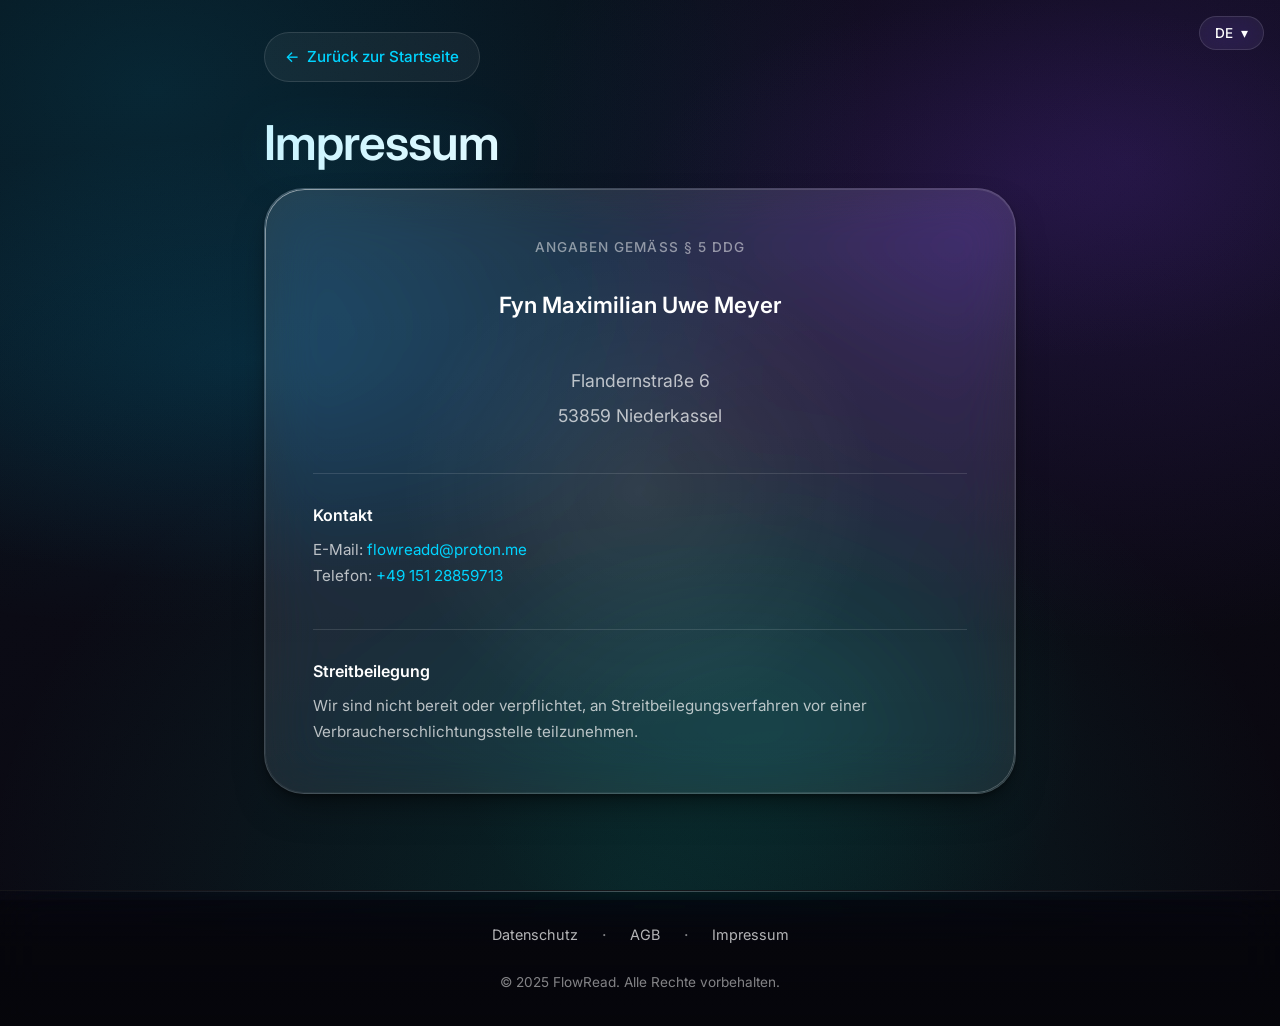
<file: impressum.html>
<!DOCTYPE html>
<html lang="de">
<head>
    <meta charset="UTF-8">
    <meta name="viewport" content="width=device-width, initial-scale=1.0, maximum-scale=5.0, viewport-fit=cover">
    <title>Impressum - FlowRead</title>
    <meta name="description" content="Impressum / Legal Notice - FlowRead Speed Reading App">
    <link rel="icon" type="image/png" href="icon.png">
    <link rel="preconnect" href="https://fonts.googleapis.com">
    <link rel="preconnect" href="https://fonts.gstatic.com" crossorigin>
    <link href="https://fonts.googleapis.com/css2?family=Inter:wght@300;400;500;600;700&display=swap" rel="stylesheet">
    <style>
        /* ===== CSS CUSTOM PROPERTIES ===== */
        :root {
            --font-primary: 'Inter', -apple-system, BlinkMacSystemFont, 'Segoe UI', Roboto, sans-serif;
            --glass-bg: rgba(255, 255, 255, 0.05);
            --glass-bg-hover: rgba(255, 255, 255, 0.08);
            --glass-border: rgba(255, 255, 255, 0.12);
            --glass-border-hover: rgba(255, 255, 255, 0.2);
            --text-primary: #ffffff;
            --text-secondary: rgba(255, 255, 255, 0.7);
            --text-tertiary: rgba(255, 255, 255, 0.5);
            --accent-start: #00D4FF;
            --accent-end: #7C3AED;
            --accent-glow: rgba(0, 212, 255, 0.4);
            --ease-smooth: cubic-bezier(0.25, 0.46, 0.45, 0.94);
            --shadow-glass: 0 8px 32px rgba(0, 0, 0, 0.12), 0 2px 8px rgba(0, 0, 0, 0.06), inset 0 1px 0 rgba(255, 255, 255, 0.15);
            --shadow-glow: 0 0 40px var(--accent-glow);
            --safe-top: env(safe-area-inset-top);
            --safe-bottom: env(safe-area-inset-bottom);
            --safe-left: env(safe-area-inset-left);
            --safe-right: env(safe-area-inset-right);
        }

        *, *::before, *::after {
            margin: 0;
            padding: 0;
            box-sizing: border-box;
        }

        html {
            scroll-behavior: smooth;
        }

        body {
            font-family: var(--font-primary);
            color: var(--text-primary);
            line-height: 1.6;
            font-weight: 400;
            overflow-x: hidden;
            background: #0a0a0f;
            min-height: 100vh;
            padding-left: var(--safe-left);
            padding-right: var(--safe-right);
        }

        /* ===== ANIMATED MESH GRADIENT BACKGROUND ===== */
        .mesh-gradient {
            position: fixed;
            top: 0;
            left: 0;
            width: 100%;
            height: 100%;
            z-index: -1;
            background: linear-gradient(135deg, #0a0a0f 0%, #0d0d14 100%);
        }

        .mesh-gradient::before {
            content: '';
            position: absolute;
            top: 0;
            left: 0;
            width: 100%;
            height: 100%;
            background:
                radial-gradient(ellipse 80% 50% at 20% 40%, rgba(0, 150, 200, 0.15) 0%, transparent 50%),
                radial-gradient(ellipse 60% 40% at 80% 20%, rgba(100, 50, 180, 0.12) 0%, transparent 50%),
                radial-gradient(ellipse 50% 60% at 60% 80%, rgba(0, 180, 160, 0.1) 0%, transparent 50%);
            animation: meshMove 20s ease-in-out infinite;
        }

        @keyframes meshMove {
            0%, 100% { transform: translate(0, 0) scale(1); }
            25% { transform: translate(2%, -2%) scale(1.02); }
            50% { transform: translate(-1%, 3%) scale(0.98); }
            75% { transform: translate(-2%, -1%) scale(1.01); }
        }

        /* ===== TYPOGRAPHY ===== */
        h1, h2, h3 {
            font-weight: 600;
            line-height: 1.2;
            letter-spacing: -0.02em;
        }

        h1 {
            font-size: clamp(2rem, 5vw, 3rem);
            margin-bottom: 1rem;
        }

        .gradient-text {
            background: linear-gradient(135deg, var(--accent-start) 0%, #ffffff 50%, var(--accent-end) 100%);
            -webkit-background-clip: text;
            -webkit-text-fill-color: transparent;
            background-clip: text;
            background-size: 200% 200%;
            animation: gradientShift 8s ease infinite;
        }

        @keyframes gradientShift {
            0%, 100% { background-position: 0% 50%; }
            50% { background-position: 100% 50%; }
        }

        /* ===== MAIN CONTAINER ===== */
        .container {
            max-width: 800px;
            margin: 0 auto;
            padding: calc(2rem + var(--safe-top)) 1.5rem calc(2rem + var(--safe-bottom));
            position: relative;
            z-index: 1;
        }

        /* ===== BACK LINK ===== */
        .back-link {
            display: inline-flex;
            align-items: center;
            gap: 0.5rem;
            margin-bottom: 2rem;
            color: var(--accent-start);
            text-decoration: none;
            font-size: 0.95rem;
            font-weight: 500;
            padding: 0.75rem 1.25rem;
            background: var(--glass-bg);
            border: 1px solid var(--glass-border);
            border-radius: 50px;
            transition: all 0.3s var(--ease-smooth);
        }

        .back-link:hover {
            background: linear-gradient(135deg, var(--accent-start), var(--accent-end));
            color: #ffffff;
            border-color: transparent;
            box-shadow: var(--shadow-glow);
        }

        /* ===== IMPRESSUM CARD ===== */
        .impressum-card {
            background: var(--glass-bg);
            backdrop-filter: blur(20px);
            -webkit-backdrop-filter: blur(20px);
            border: 1px solid var(--glass-border);
            border-radius: 24px;
            padding: 3rem;
            text-align: center;
            box-shadow: var(--shadow-glass);
        }

        .impressum-card address {
            font-style: normal;
            color: var(--text-secondary);
            line-height: 2;
            font-size: 1.1rem;
        }

        .impressum-card strong {
            color: var(--text-primary);
            font-size: 1.4rem;
            font-weight: 600;
        }

        .impressum-card a {
            color: var(--accent-start);
            text-decoration: none;
            transition: all 0.3s var(--ease-smooth);
        }

        .impressum-card a:hover {
            text-shadow: 0 0 15px var(--accent-glow);
        }

        .impressum-section-title {
            color: var(--text-tertiary);
            font-size: 0.85rem;
            font-weight: 500;
            letter-spacing: 0.08em;
            text-transform: uppercase;
            margin-bottom: 1.5rem;
        }

        .impressum-section {
            margin-top: 2.5rem;
            padding-top: 2rem;
            border-top: 1px solid var(--glass-border);
            text-align: left;
        }

        .impressum-section h2 {
            font-size: 1rem;
            font-weight: 600;
            color: var(--text-primary);
            margin-bottom: 0.75rem;
            letter-spacing: 0;
        }

        .impressum-section p {
            font-size: 0.95rem;
            color: var(--text-secondary);
            line-height: 1.7;
        }

        /* ===== LANGUAGE SWITCHING ===== */
        .lang-de, .lang-en, .lang-fr, .lang-es, .lang-it { display: none; }
        [data-lang="de"] .lang-de { display: block; }
        [data-lang="en"] .lang-en { display: block; }
        [data-lang="fr"] .lang-fr { display: block; }
        [data-lang="es"] .lang-es { display: block; }
        [data-lang="it"] .lang-it { display: block; }

        .lang-de-inline, .lang-en-inline, .lang-fr-inline, .lang-es-inline, .lang-it-inline { display: none; }
        [data-lang="de"] .lang-de-inline { display: inline; }
        [data-lang="en"] .lang-en-inline { display: inline; }
        [data-lang="fr"] .lang-fr-inline { display: inline; }
        [data-lang="es"] .lang-es-inline { display: inline; }
        [data-lang="it"] .lang-it-inline { display: inline; }

        /* ===== LANGUAGE DROPDOWN ===== */
        .lang-dropdown {
            position: fixed;
            top: calc(1rem + var(--safe-top));
            right: calc(1rem + var(--safe-right));
            z-index: 100;
        }

        .lang-btn {
            background: var(--glass-bg);
            backdrop-filter: blur(10px);
            border: 1px solid var(--glass-border);
            border-radius: 50px;
            padding: 0.5rem 1rem;
            color: var(--text-primary);
            cursor: pointer;
            font-size: 0.85rem;
            font-weight: 500;
            font-family: var(--font-primary);
            transition: all 0.3s var(--ease-smooth);
            display: flex;
            align-items: center;
            gap: 0.5rem;
        }

        .lang-btn:hover {
            background: var(--glass-bg-hover);
            border-color: var(--accent-start);
            box-shadow: var(--shadow-glow);
        }

        .lang-menu {
            position: absolute;
            top: 100%;
            right: 0;
            margin-top: 0.5rem;
            background: rgba(20, 20, 30, 0.95);
            backdrop-filter: blur(20px);
            border: 1px solid var(--glass-border);
            border-radius: 16px;
            padding: 0.5rem;
            min-width: 150px;
            opacity: 0;
            visibility: hidden;
            transform: translateY(-10px);
            transition: all 0.3s var(--ease-smooth);
        }

        .lang-menu.show {
            opacity: 1;
            visibility: visible;
            transform: translateY(0);
        }

        .lang-menu a {
            display: flex;
            align-items: center;
            gap: 0.75rem;
            padding: 0.75rem 1rem;
            color: var(--text-secondary);
            text-decoration: none;
            font-size: 0.9rem;
            border-radius: 10px;
            transition: all 0.2s var(--ease-smooth);
            cursor: pointer;
        }

        .lang-menu a:hover {
            background: var(--glass-bg-hover);
            color: var(--text-primary);
        }

        .lang-menu a.active {
            background: linear-gradient(135deg, rgba(0, 212, 255, 0.2), rgba(124, 58, 237, 0.2));
            color: var(--accent-start);
        }

        /* ===== FOOTER ===== */
        footer {
            background: rgba(10, 10, 15, 0.8);
            backdrop-filter: blur(20px);
            -webkit-backdrop-filter: blur(20px);
            border-top: 1px solid var(--glass-border);
            padding: 2rem 1.5rem calc(2rem + var(--safe-bottom));
            margin-top: 4rem;
            position: relative;
            z-index: 1;
        }

        .footer-content {
            max-width: 800px;
            margin: 0 auto;
            text-align: center;
        }

        .footer-links {
            display: flex;
            justify-content: center;
            gap: 1.5rem;
            flex-wrap: wrap;
            margin-bottom: 1.5rem;
        }

        .footer-links a {
            color: var(--text-secondary);
            text-decoration: none;
            font-size: 0.9rem;
            transition: all 0.3s var(--ease-smooth);
        }

        .footer-links a:hover {
            color: var(--accent-start);
        }

        .footer-links .separator {
            color: var(--text-tertiary);
        }

        .footer-bottom p {
            font-size: 0.85rem;
            color: var(--text-tertiary);
        }

        /* ===== RESPONSIVE ===== */
        @media (max-width: 600px) {
            .container {
                padding: calc(1.5rem + var(--safe-top)) 1rem calc(1.5rem + var(--safe-bottom));
            }

            .impressum-card {
                padding: 2rem 1.5rem;
            }

            .footer-links {
                flex-direction: column;
                gap: 0.75rem;
            }

            .footer-links .separator {
                display: none;
            }
        }
    </style>
    <link rel="stylesheet" href="liquid-glass.css">
</head>
<body data-lang="de">
    <div class="mesh-gradient"></div>

    <!-- Language Dropdown -->
    <div class="lang-dropdown">
        <button class="lang-btn" onclick="toggleLangMenu()">
            <span class="current-lang">DE</span>
            <span>&#9662;</span>
        </button>
        <div class="lang-menu" id="langMenu">
            <a onclick="setLanguage('de')" data-lang="de">Deutsch</a>
            <a onclick="setLanguage('en')" data-lang="en">English</a>
            <a onclick="setLanguage('fr')" data-lang="fr">Francais</a>
            <a onclick="setLanguage('es')" data-lang="es">Espanol</a>
            <a onclick="setLanguage('it')" data-lang="it">Italiano</a>
        </div>
    </div>

    <div class="container">
        <a href="index.html" class="back-link">
            <span>&#8592;</span>
            <span class="lang-de-inline">Zur&uuml;ck zur Startseite</span>
            <span class="lang-en-inline">Back to Homepage</span>
            <span class="lang-fr-inline">Retour a l'accueil</span>
            <span class="lang-es-inline">Volver al inicio</span>
            <span class="lang-it-inline">Torna alla home</span>
        </a>

        <h1 class="gradient-text">
            <span class="lang-de">Impressum</span>
            <span class="lang-en">Legal Notice</span>
            <span class="lang-fr">Mentions legales</span>
            <span class="lang-es">Aviso legal</span>
            <span class="lang-it">Note legali</span>
        </h1>

        <div class="impressum-card">
            <p class="impressum-section-title">Angaben gem&auml;&szlig; &sect; 5 DDG</p>
            <address>
                <strong>Fyn Maximilian Uwe Meyer</strong><br><br>
                Flandernstra&szlig;e 6<br>
                53859 Niederkassel
            </address>

            <div class="impressum-section">
                <h2>Kontakt</h2>
                <p>
                    E-Mail: <a href="mailto:flowreadd@proton.me">flowreadd@proton.me</a><br>
                    Telefon: <a href="tel:+4915128859713">+49 151 28859713</a>
                </p>
            </div>

            <div class="impressum-section">
                <h2>Streitbeilegung</h2>
                <p>Wir sind nicht bereit oder verpflichtet, an Streitbeilegungsverfahren vor einer Verbraucherschlichtungsstelle teilzunehmen.</p>
            </div>
        </div>
    </div>

    <footer>
        <div class="footer-content">
            <div class="footer-links">
                <a href="datenschutz.html">
                    <span class="lang-de-inline">Datenschutz</span>
                    <span class="lang-en-inline">Privacy Policy</span>
                    <span class="lang-fr-inline">Confidentialite</span>
                    <span class="lang-es-inline">Privacidad</span>
                    <span class="lang-it-inline">Privacy</span>
                </a>
                <span class="separator">&middot;</span>
                <a href="nutzungsbedingungen.html">
                    <span class="lang-de-inline">AGB</span>
                    <span class="lang-en-inline">Terms of Service</span>
                    <span class="lang-fr-inline">CGU</span>
                    <span class="lang-es-inline">Terminos</span>
                    <span class="lang-it-inline">Termini</span>
                </a>
                <span class="separator">&middot;</span>
                <a href="impressum.html">
                    <span class="lang-de-inline">Impressum</span>
                    <span class="lang-en-inline">Legal Notice</span>
                    <span class="lang-fr-inline">Mentions legales</span>
                    <span class="lang-es-inline">Aviso legal</span>
                    <span class="lang-it-inline">Note legali</span>
                </a>
            </div>
            <div class="footer-bottom">
                <p>&copy; 2025 FlowRead.
                    <span class="lang-de-inline">Alle Rechte vorbehalten.</span>
                    <span class="lang-en-inline">All rights reserved.</span>
                    <span class="lang-fr-inline">Tous droits reserves.</span>
                    <span class="lang-es-inline">Todos los derechos reservados.</span>
                    <span class="lang-it-inline">Tutti i diritti riservati.</span>
                </p>
            </div>
        </div>
    </footer>

    <script>
        function setLanguage(lang) {
            document.body.setAttribute('data-lang', lang);
            document.documentElement.lang = lang;
            localStorage.setItem('flowread-lang', lang);
            document.querySelector('.current-lang').textContent = lang.toUpperCase();
            updateActiveLanguage(lang);
            closeLangMenu();
        }

        function toggleLangMenu() {
            document.getElementById('langMenu').classList.toggle('show');
        }

        function closeLangMenu() {
            document.getElementById('langMenu').classList.remove('show');
        }

        function updateActiveLanguage(lang) {
            document.querySelectorAll('.lang-menu a').forEach(a => {
                a.classList.remove('active');
                if (a.getAttribute('data-lang') === lang) {
                    a.classList.add('active');
                }
            });
        }

        // Close menu when clicking outside
        document.addEventListener('click', function(e) {
            if (!e.target.closest('.lang-dropdown')) {
                closeLangMenu();
            }
        });

        // Load saved language
        const savedLang = localStorage.getItem('flowread-lang') || 'de';
        document.body.setAttribute('data-lang', savedLang);
        document.documentElement.lang = savedLang;
        document.querySelector('.current-lang').textContent = savedLang.toUpperCase();
        updateActiveLanguage(savedLang);
    </script>
    <script src="liquid-glass.js" defer></script>
</body>
</html>
</file>
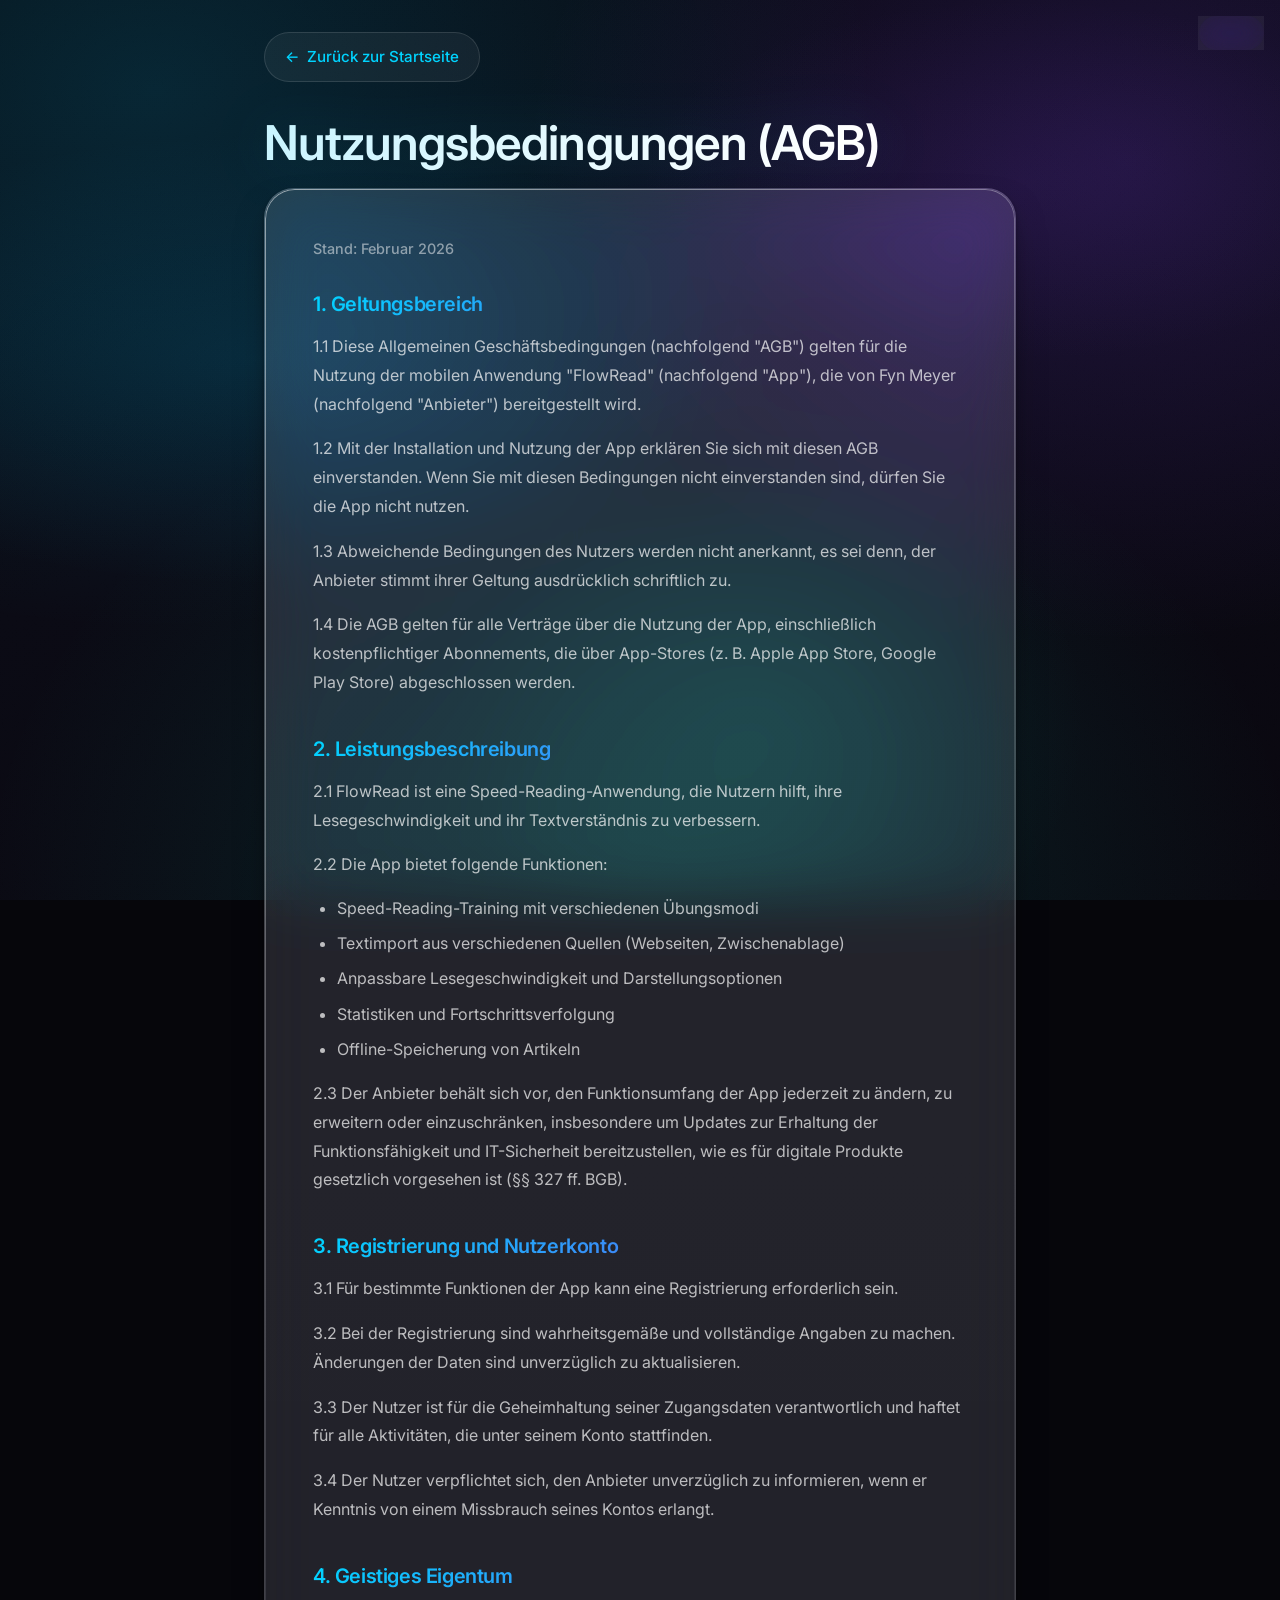
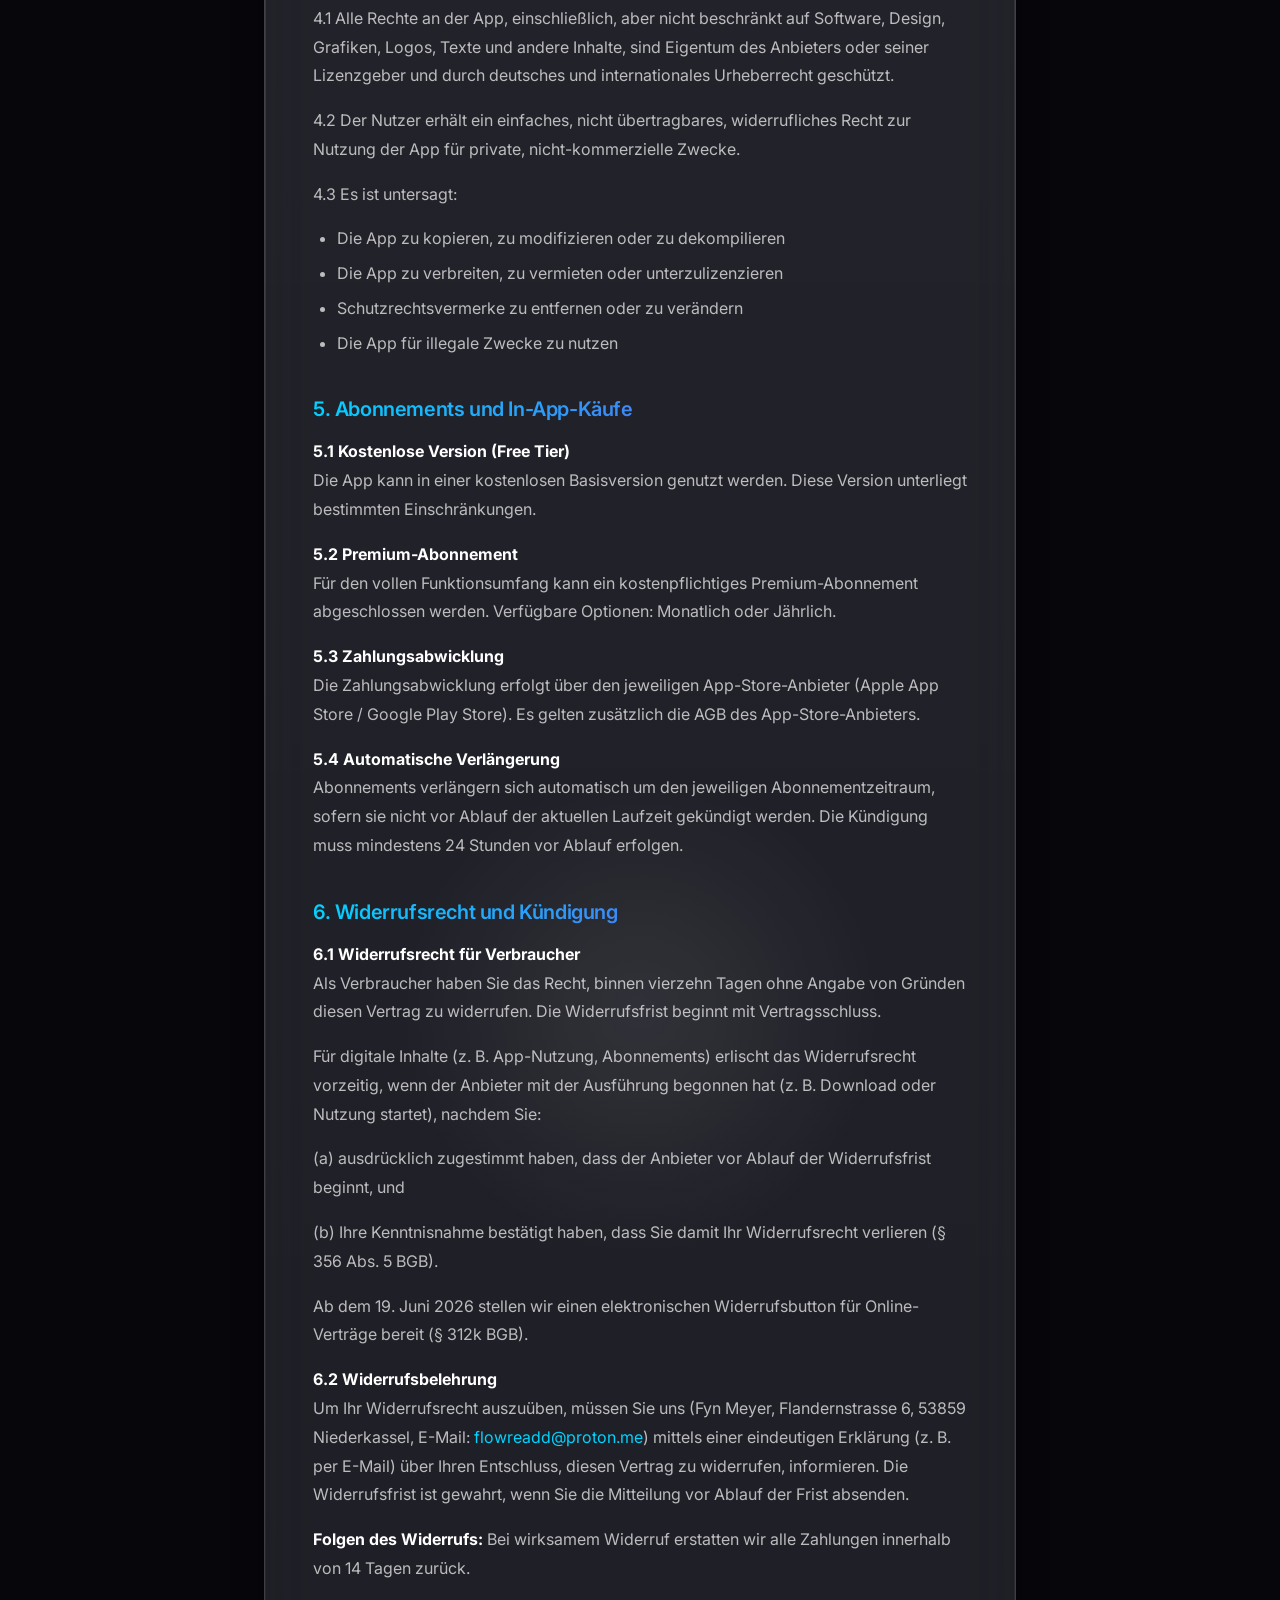
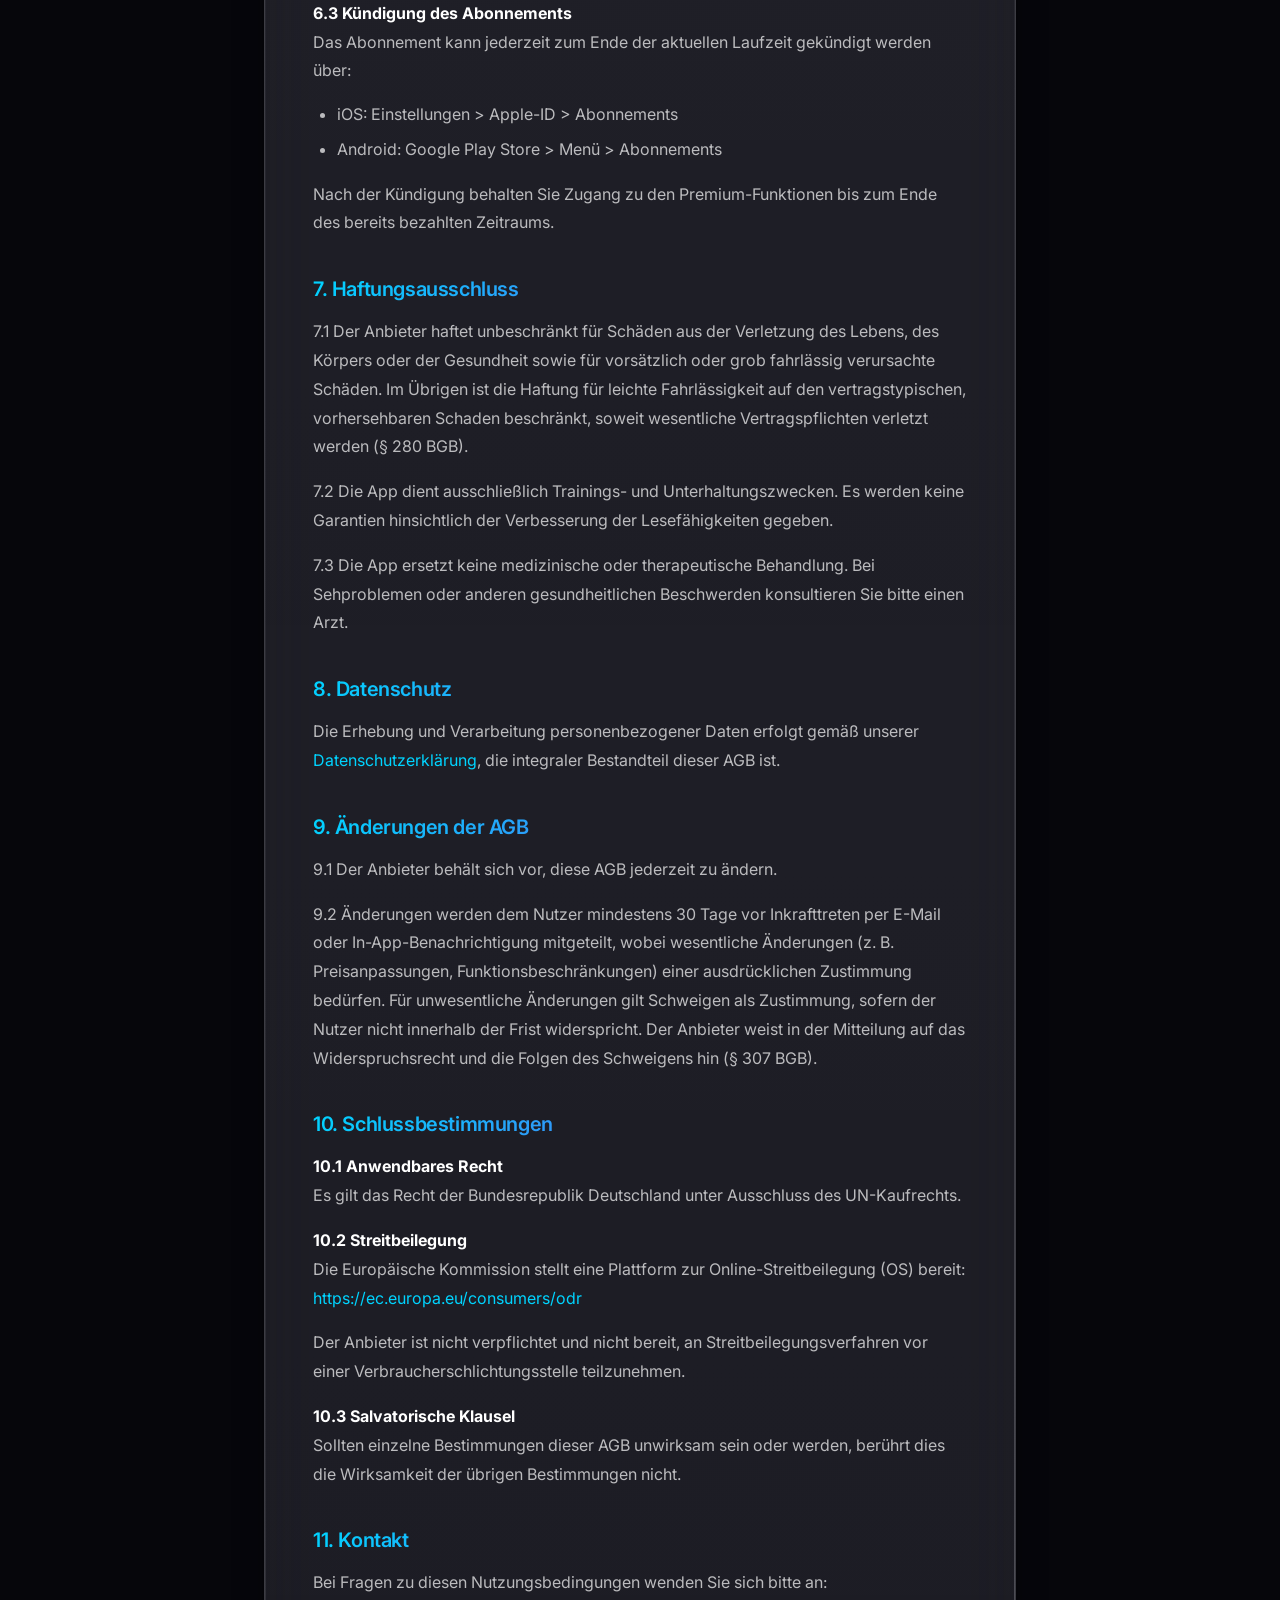
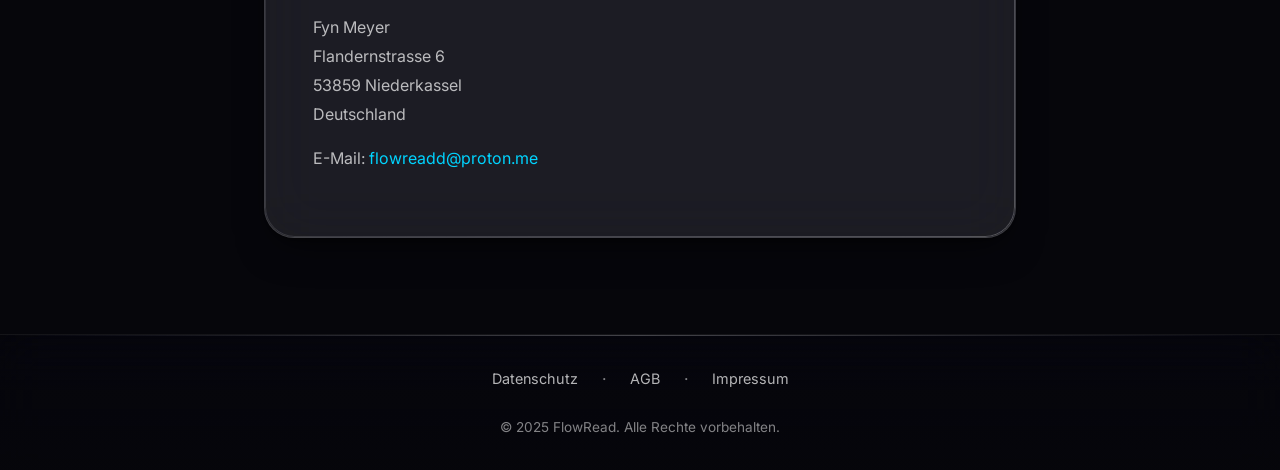
<file: nutzungsbedingungen.html>
<!DOCTYPE html>
<html lang="de">
<head>
    <meta charset="UTF-8">
    <meta name="viewport" content="width=device-width, initial-scale=1.0, maximum-scale=5.0, viewport-fit=cover">
    <title>Nutzungsbedingungen - FlowRead</title>
    <meta name="description" content="Nutzungsbedingungen / Terms of Service / Conditions d'utilisation / Terminos de servicio / Termini di servizio - FlowRead Speed Reading App">
    <link rel="icon" type="image/png" href="icon.png">
    <link rel="preconnect" href="https://fonts.googleapis.com">
    <link rel="preconnect" href="https://fonts.gstatic.com" crossorigin>
    <link href="https://fonts.googleapis.com/css2?family=Inter:wght@300;400;500;600;700&display=swap" rel="stylesheet">
    <style>
        /* ===== CSS CUSTOM PROPERTIES ===== */
        :root {
            --font-primary: 'Inter', -apple-system, BlinkMacSystemFont, 'Segoe UI', Roboto, sans-serif;
            --glass-bg: rgba(255, 255, 255, 0.05);
            --glass-bg-hover: rgba(255, 255, 255, 0.08);
            --glass-border: rgba(255, 255, 255, 0.12);
            --glass-border-hover: rgba(255, 255, 255, 0.2);
            --text-primary: #ffffff;
            --text-secondary: rgba(255, 255, 255, 0.7);
            --text-tertiary: rgba(255, 255, 255, 0.5);
            --accent-start: #00D4FF;
            --accent-end: #7C3AED;
            --accent-glow: rgba(0, 212, 255, 0.4);
            --ease-smooth: cubic-bezier(0.25, 0.46, 0.45, 0.94);
            --shadow-glass: 0 8px 32px rgba(0, 0, 0, 0.12), 0 2px 8px rgba(0, 0, 0, 0.06), inset 0 1px 0 rgba(255, 255, 255, 0.15);
            --shadow-glow: 0 0 40px var(--accent-glow);
            --safe-top: env(safe-area-inset-top);
            --safe-bottom: env(safe-area-inset-bottom);
            --safe-left: env(safe-area-inset-left);
            --safe-right: env(safe-area-inset-right);
        }

        *, *::before, *::after {
            margin: 0;
            padding: 0;
            box-sizing: border-box;
        }

        html {
            scroll-behavior: smooth;
        }

        body {
            font-family: var(--font-primary);
            color: var(--text-primary);
            line-height: 1.6;
            font-weight: 400;
            overflow-x: hidden;
            background: #0a0a0f;
            min-height: 100vh;
            padding-left: var(--safe-left);
            padding-right: var(--safe-right);
        }

        /* ===== ANIMATED MESH GRADIENT BACKGROUND ===== */
        .mesh-gradient {
            position: fixed;
            top: 0;
            left: 0;
            width: 100%;
            height: 100%;
            z-index: -1;
            background: linear-gradient(135deg, #0a0a0f 0%, #0d0d14 100%);
        }

        .mesh-gradient::before {
            content: '';
            position: absolute;
            top: 0;
            left: 0;
            width: 100%;
            height: 100%;
            background:
                radial-gradient(ellipse 80% 50% at 20% 40%, rgba(0, 150, 200, 0.15) 0%, transparent 50%),
                radial-gradient(ellipse 60% 40% at 80% 20%, rgba(100, 50, 180, 0.12) 0%, transparent 50%),
                radial-gradient(ellipse 50% 60% at 60% 80%, rgba(0, 180, 160, 0.1) 0%, transparent 50%);
            animation: meshMove 20s ease-in-out infinite;
        }

        @keyframes meshMove {
            0%, 100% { transform: translate(0, 0) scale(1); }
            25% { transform: translate(2%, -2%) scale(1.02); }
            50% { transform: translate(-1%, 3%) scale(0.98); }
            75% { transform: translate(-2%, -1%) scale(1.01); }
        }

        /* ===== TYPOGRAPHY ===== */
        h1, h2, h3 {
            font-weight: 600;
            line-height: 1.2;
            letter-spacing: -0.02em;
        }

        h1 {
            font-size: clamp(2rem, 5vw, 3rem);
            margin-bottom: 1rem;
        }

        .gradient-text {
            background: linear-gradient(135deg, var(--accent-start) 0%, #ffffff 50%, var(--accent-end) 100%);
            -webkit-background-clip: text;
            -webkit-text-fill-color: transparent;
            background-clip: text;
            background-size: 200% 200%;
            animation: gradientShift 8s ease infinite;
        }

        @keyframes gradientShift {
            0%, 100% { background-position: 0% 50%; }
            50% { background-position: 100% 50%; }
        }

        /* ===== MAIN CONTAINER ===== */
        .container {
            max-width: 800px;
            margin: 0 auto;
            padding: calc(2rem + var(--safe-top)) 1.5rem calc(2rem + var(--safe-bottom));
            position: relative;
            z-index: 1;
        }

        /* ===== BACK LINK ===== */
        .back-link {
            display: inline-flex;
            align-items: center;
            gap: 0.5rem;
            margin-bottom: 2rem;
            color: var(--accent-start);
            text-decoration: none;
            font-size: 0.95rem;
            font-weight: 500;
            padding: 0.75rem 1.25rem;
            background: var(--glass-bg);
            border: 1px solid var(--glass-border);
            border-radius: 50px;
            transition: all 0.3s var(--ease-smooth);
        }

        .back-link:hover {
            background: linear-gradient(135deg, var(--accent-start), var(--accent-end));
            color: #ffffff;
            border-color: transparent;
            box-shadow: var(--shadow-glow);
        }

        /* ===== LEGAL SECTION ===== */
        .legal-section {
            background: var(--glass-bg);
            backdrop-filter: blur(20px);
            -webkit-backdrop-filter: blur(20px);
            border: 1px solid var(--glass-border);
            border-radius: 24px;
            padding: 3rem;
            box-shadow: var(--shadow-glass);
        }

        .last-updated {
            color: var(--text-tertiary);
            font-size: 0.9rem;
            margin-bottom: 2rem;
            font-weight: 500;
        }

        .legal-content h3 {
            background: linear-gradient(135deg, var(--accent-start), var(--accent-end));
            -webkit-background-clip: text;
            -webkit-text-fill-color: transparent;
            background-clip: text;
            margin-top: 2.5rem;
            margin-bottom: 1rem;
            font-weight: 600;
            font-size: 1.25rem;
        }

        .legal-content h3:first-child {
            margin-top: 0;
        }

        .legal-content p {
            color: var(--text-secondary);
            margin-bottom: 1rem;
            line-height: 1.8;
        }

        .legal-content ul {
            margin-bottom: 1rem;
            padding-left: 1.5rem;
        }

        .legal-content li {
            color: var(--text-secondary);
            margin-bottom: 0.5rem;
            line-height: 1.7;
        }

        .legal-content a {
            color: var(--accent-start);
            text-decoration: none;
            transition: all 0.3s var(--ease-smooth);
        }

        .legal-content a:hover {
            text-decoration: underline;
            text-shadow: 0 0 10px var(--accent-glow);
        }

        .legal-content strong {
            color: var(--text-primary);
        }

        /* ===== LANGUAGE SWITCHING ===== */
        .lang-de, .lang-en, .lang-fr, .lang-es, .lang-it { display: none; }
        [data-lang="de"] .lang-de { display: block; }
        [data-lang="en"] .lang-en { display: block; }
        [data-lang="fr"] .lang-fr { display: block; }
        [data-lang="es"] .lang-es { display: block; }
        [data-lang="it"] .lang-it { display: block; }
        [data-lang="de"] .lang-de-inline { display: inline; }
        [data-lang="en"] .lang-en-inline { display: inline; }
        [data-lang="fr"] .lang-fr-inline { display: inline; }
        [data-lang="es"] .lang-es-inline { display: inline; }
        [data-lang="it"] .lang-it-inline { display: inline; }
        .lang-de-inline, .lang-en-inline, .lang-fr-inline, .lang-es-inline, .lang-it-inline { display: none; }

        /* ===== LANGUAGE DROPDOWN ===== */
        .lang-dropdown {
            position: fixed;
            top: calc(1rem + var(--safe-top));
            right: calc(1rem + var(--safe-right));
            z-index: 100;
        }

        .lang-btn {
            background: var(--glass-bg);
            backdrop-filter: blur(10px);
            -webkit-backdrop-filter: blur(10px);
            border: 1px solid var(--glass-border);
            border-radius: 50px;
            padding: 0.5rem 1rem;
            color: var(--text-primary);
            cursor: pointer;
            font-size: 0.85rem;
            font-weight: 500;
            font-family: var(--font-primary);
            transition: all 0.3s var(--ease-smooth);
            display: flex;
            align-items: center;
            gap: 0.5rem;
        }

        .lang-btn:hover {
            background: var(--glass-bg-hover);
            border-color: var(--accent-start);
            box-shadow: var(--shadow-glow);
        }

        .lang-menu {
            display: none;
            position: absolute;
            top: 100%;
            right: 0;
            margin-top: 0.5rem;
            background: rgba(20, 20, 30, 0.95);
            backdrop-filter: blur(20px);
            -webkit-backdrop-filter: blur(20px);
            border: 1px solid var(--glass-border);
            border-radius: 12px;
            overflow: hidden;
            min-width: 120px;
            box-shadow: 0 10px 40px rgba(0, 0, 0, 0.3);
        }

        .lang-menu.show {
            display: block;
        }

        .lang-menu a {
            display: block;
            padding: 0.75rem 1rem;
            color: var(--text-secondary);
            text-decoration: none;
            font-size: 0.9rem;
            transition: all 0.2s var(--ease-smooth);
            cursor: pointer;
        }

        .lang-menu a:hover {
            background: var(--glass-bg-hover);
            color: var(--text-primary);
        }

        .lang-menu a.active {
            background: linear-gradient(135deg, var(--accent-start), var(--accent-end));
            color: #ffffff;
        }

        /* ===== FOOTER ===== */
        footer {
            background: rgba(10, 10, 15, 0.8);
            backdrop-filter: blur(20px);
            -webkit-backdrop-filter: blur(20px);
            border-top: 1px solid var(--glass-border);
            padding: 2rem 1.5rem calc(2rem + var(--safe-bottom));
            margin-top: 4rem;
            position: relative;
            z-index: 1;
        }

        .footer-content {
            max-width: 800px;
            margin: 0 auto;
            text-align: center;
        }

        .footer-links {
            display: flex;
            justify-content: center;
            gap: 1.5rem;
            flex-wrap: wrap;
            margin-bottom: 1.5rem;
        }

        .footer-links a {
            color: var(--text-secondary);
            text-decoration: none;
            font-size: 0.9rem;
            transition: all 0.3s var(--ease-smooth);
        }

        .footer-links a:hover {
            color: var(--accent-start);
        }

        .footer-links .separator {
            color: var(--text-tertiary);
        }

        .footer-bottom p {
            font-size: 0.85rem;
            color: var(--text-tertiary);
        }

        /* ===== RESPONSIVE ===== */
        @media (max-width: 600px) {
            .container {
                padding: calc(1.5rem + var(--safe-top)) 1rem calc(1.5rem + var(--safe-bottom));
            }

            .legal-section {
                padding: 1.5rem;
                border-radius: 20px;
            }

            .footer-links {
                flex-direction: column;
                gap: 0.75rem;
            }

            .footer-links .separator {
                display: none;
            }
        }
    </style>
    <link rel="stylesheet" href="liquid-glass.css">
</head>
<body data-lang="de">
    <div class="mesh-gradient"></div>

    <div class="lang-dropdown">
        <button class="lang-btn" onclick="toggleLangMenu()">
            <span class="current-lang">DE</span>
            <span>&#9662;</span>
        </button>
        <div class="lang-menu" id="langMenu">
            <a onclick="setLanguage('de')" data-lang="de">Deutsch</a>
            <a onclick="setLanguage('en')" data-lang="en">English</a>
            <a onclick="setLanguage('fr')" data-lang="fr">Francais</a>
            <a onclick="setLanguage('es')" data-lang="es">Espanol</a>
            <a onclick="setLanguage('it')" data-lang="it">Italiano</a>
        </div>
    </div>

    <div class="container">
        <a href="index.html" class="back-link">
            <span>&#8592;</span>
            <span class="lang-de-inline">Zur&uuml;ck zur Startseite</span>
            <span class="lang-en-inline">Back to Homepage</span>
            <span class="lang-fr-inline">Retour &agrave; l'accueil</span>
            <span class="lang-es-inline">Volver al inicio</span>
            <span class="lang-it-inline">Torna alla home</span>
        </a>

        <h1 class="gradient-text">
            <span class="lang-de">Nutzungsbedingungen (AGB)</span>
            <span class="lang-en">Terms of Service</span>
            <span class="lang-fr">Conditions g&eacute;n&eacute;rales d'utilisation</span>
            <span class="lang-es">T&eacute;rminos de servicio</span>
            <span class="lang-it">Termini di servizio</span>
        </h1>

        <!-- German Terms -->
        <div class="lang-de">
            <div class="legal-section">
                <p class="last-updated">Stand: Februar 2026</p>
                <div class="legal-content">
                    <h3>1. Geltungsbereich</h3>
                    <p>1.1 Diese Allgemeinen Gesch&auml;ftsbedingungen (nachfolgend "AGB") gelten f&uuml;r die Nutzung der mobilen Anwendung "FlowRead" (nachfolgend "App"), die von Fyn Meyer (nachfolgend "Anbieter") bereitgestellt wird.</p>
                    <p>1.2 Mit der Installation und Nutzung der App erkl&auml;ren Sie sich mit diesen AGB einverstanden. Wenn Sie mit diesen Bedingungen nicht einverstanden sind, d&uuml;rfen Sie die App nicht nutzen.</p>
                    <p>1.3 Abweichende Bedingungen des Nutzers werden nicht anerkannt, es sei denn, der Anbieter stimmt ihrer Geltung ausdr&uuml;cklich schriftlich zu.</p>
                    <p>1.4 Die AGB gelten f&uuml;r alle Vertr&auml;ge &uuml;ber die Nutzung der App, einschlie&szlig;lich kostenpflichtiger Abonnements, die &uuml;ber App-Stores (z. B. Apple App Store, Google Play Store) abgeschlossen werden.</p>

                    <h3>2. Leistungsbeschreibung</h3>
                    <p>2.1 FlowRead ist eine Speed-Reading-Anwendung, die Nutzern hilft, ihre Lesegeschwindigkeit und ihr Textverst&auml;ndnis zu verbessern.</p>
                    <p>2.2 Die App bietet folgende Funktionen:</p>
                    <ul>
                        <li>Speed-Reading-Training mit verschiedenen &Uuml;bungsmodi</li>
                        <li>Textimport aus verschiedenen Quellen (Webseiten, Zwischenablage)</li>
                        <li>Anpassbare Lesegeschwindigkeit und Darstellungsoptionen</li>
                        <li>Statistiken und Fortschrittsverfolgung</li>
                        <li>Offline-Speicherung von Artikeln</li>
                    </ul>
                    <p>2.3 Der Anbieter beh&auml;lt sich vor, den Funktionsumfang der App jederzeit zu &auml;ndern, zu erweitern oder einzuschr&auml;nken, insbesondere um Updates zur Erhaltung der Funktionsf&auml;higkeit und IT-Sicherheit bereitzustellen, wie es f&uuml;r digitale Produkte gesetzlich vorgesehen ist (&sect;&sect; 327 ff. BGB).</p>

                    <h3>3. Registrierung und Nutzerkonto</h3>
                    <p>3.1 F&uuml;r bestimmte Funktionen der App kann eine Registrierung erforderlich sein.</p>
                    <p>3.2 Bei der Registrierung sind wahrheitsgem&auml;&szlig;e und vollst&auml;ndige Angaben zu machen. &Auml;nderungen der Daten sind unverz&uuml;glich zu aktualisieren.</p>
                    <p>3.3 Der Nutzer ist f&uuml;r die Geheimhaltung seiner Zugangsdaten verantwortlich und haftet f&uuml;r alle Aktivit&auml;ten, die unter seinem Konto stattfinden.</p>
                    <p>3.4 Der Nutzer verpflichtet sich, den Anbieter unverz&uuml;glich zu informieren, wenn er Kenntnis von einem Missbrauch seines Kontos erlangt.</p>

                    <h3>4. Geistiges Eigentum</h3>
                    <p>4.1 Alle Rechte an der App, einschlie&szlig;lich, aber nicht beschr&auml;nkt auf Software, Design, Grafiken, Logos, Texte und andere Inhalte, sind Eigentum des Anbieters oder seiner Lizenzgeber und durch deutsches und internationales Urheberrecht gesch&uuml;tzt.</p>
                    <p>4.2 Der Nutzer erh&auml;lt ein einfaches, nicht &uuml;bertragbares, widerrufliches Recht zur Nutzung der App f&uuml;r private, nicht-kommerzielle Zwecke.</p>
                    <p>4.3 Es ist untersagt:</p>
                    <ul>
                        <li>Die App zu kopieren, zu modifizieren oder zu dekompilieren</li>
                        <li>Die App zu verbreiten, zu vermieten oder unterzulizenzieren</li>
                        <li>Schutzrechtsvermerke zu entfernen oder zu ver&auml;ndern</li>
                        <li>Die App f&uuml;r illegale Zwecke zu nutzen</li>
                    </ul>

                    <h3>5. Abonnements und In-App-K&auml;ufe</h3>
                    <p><strong>5.1 Kostenlose Version (Free Tier)</strong><br>
                    Die App kann in einer kostenlosen Basisversion genutzt werden. Diese Version unterliegt bestimmten Einschr&auml;nkungen.</p>
                    <p><strong>5.2 Premium-Abonnement</strong><br>
                    F&uuml;r den vollen Funktionsumfang kann ein kostenpflichtiges Premium-Abonnement abgeschlossen werden. Verf&uuml;gbare Optionen: Monatlich oder J&auml;hrlich.</p>
                    <p><strong>5.3 Zahlungsabwicklung</strong><br>
                    Die Zahlungsabwicklung erfolgt &uuml;ber den jeweiligen App-Store-Anbieter (Apple App Store / Google Play Store). Es gelten zus&auml;tzlich die AGB des App-Store-Anbieters.</p>
                    <p><strong>5.4 Automatische Verl&auml;ngerung</strong><br>
                    Abonnements verl&auml;ngern sich automatisch um den jeweiligen Abonnementzeitraum, sofern sie nicht vor Ablauf der aktuellen Laufzeit gek&uuml;ndigt werden. Die K&uuml;ndigung muss mindestens 24 Stunden vor Ablauf erfolgen.</p>

                    <h3>6. Widerrufsrecht und K&uuml;ndigung</h3>
                    <p><strong>6.1 Widerrufsrecht f&uuml;r Verbraucher</strong><br>
                    Als Verbraucher haben Sie das Recht, binnen vierzehn Tagen ohne Angabe von Gr&uuml;nden diesen Vertrag zu widerrufen. Die Widerrufsfrist beginnt mit Vertragsschluss.</p>
                    <p>F&uuml;r digitale Inhalte (z. B. App-Nutzung, Abonnements) erlischt das Widerrufsrecht vorzeitig, wenn der Anbieter mit der Ausf&uuml;hrung begonnen hat (z. B. Download oder Nutzung startet), nachdem Sie:</p>
                    <p>(a) ausdr&uuml;cklich zugestimmt haben, dass der Anbieter vor Ablauf der Widerrufsfrist beginnt, und</p>
                    <p>(b) Ihre Kenntnisnahme best&auml;tigt haben, dass Sie damit Ihr Widerrufsrecht verlieren (&sect; 356 Abs. 5 BGB).</p>
                    <p>Ab dem 19. Juni 2026 stellen wir einen elektronischen Widerrufsbutton f&uuml;r Online-Vertr&auml;ge bereit (&sect; 312k BGB).</p>
                    <p><strong>6.2 Widerrufsbelehrung</strong><br>
                    Um Ihr Widerrufsrecht auszu&uuml;ben, m&uuml;ssen Sie uns (Fyn Meyer, Flandernstrasse 6, 53859 Niederkassel, E-Mail: <a href="mailto:flowreadd@proton.me">flowreadd@proton.me</a>) mittels einer eindeutigen Erkl&auml;rung (z. B. per E-Mail) &uuml;ber Ihren Entschluss, diesen Vertrag zu widerrufen, informieren. Die Widerrufsfrist ist gewahrt, wenn Sie die Mitteilung vor Ablauf der Frist absenden.</p>
                    <p><strong>Folgen des Widerrufs:</strong> Bei wirksamem Widerruf erstatten wir alle Zahlungen innerhalb von 14 Tagen zur&uuml;ck.</p>
                    <p><strong>6.3 K&uuml;ndigung des Abonnements</strong><br>
                    Das Abonnement kann jederzeit zum Ende der aktuellen Laufzeit gek&uuml;ndigt werden &uuml;ber:</p>
                    <ul>
                        <li>iOS: Einstellungen &gt; Apple-ID &gt; Abonnements</li>
                        <li>Android: Google Play Store &gt; Men&uuml; &gt; Abonnements</li>
                    </ul>
                    <p>Nach der K&uuml;ndigung behalten Sie Zugang zu den Premium-Funktionen bis zum Ende des bereits bezahlten Zeitraums.</p>

                    <h3>7. Haftungsausschluss</h3>
                    <p>7.1 Der Anbieter haftet unbeschr&auml;nkt f&uuml;r Sch&auml;den aus der Verletzung des Lebens, des K&ouml;rpers oder der Gesundheit sowie f&uuml;r vors&auml;tzlich oder grob fahrl&auml;ssig verursachte Sch&auml;den. Im &Uuml;brigen ist die Haftung f&uuml;r leichte Fahrl&auml;ssigkeit auf den vertragstypischen, vorhersehbaren Schaden beschr&auml;nkt, soweit wesentliche Vertragspflichten verletzt werden (&sect; 280 BGB).</p>
                    <p>7.2 Die App dient ausschlie&szlig;lich Trainings- und Unterhaltungszwecken. Es werden keine Garantien hinsichtlich der Verbesserung der Lesef&auml;higkeiten gegeben.</p>
                    <p>7.3 Die App ersetzt keine medizinische oder therapeutische Behandlung. Bei Sehproblemen oder anderen gesundheitlichen Beschwerden konsultieren Sie bitte einen Arzt.</p>

                    <h3>8. Datenschutz</h3>
                    <p>Die Erhebung und Verarbeitung personenbezogener Daten erfolgt gem&auml;&szlig; unserer <a href="datenschutz.html">Datenschutzerkl&auml;rung</a>, die integraler Bestandteil dieser AGB ist.</p>

                    <h3>9. &Auml;nderungen der AGB</h3>
                    <p>9.1 Der Anbieter beh&auml;lt sich vor, diese AGB jederzeit zu &auml;ndern.</p>
                    <p>9.2 &Auml;nderungen werden dem Nutzer mindestens 30 Tage vor Inkrafttreten per E-Mail oder In-App-Benachrichtigung mitgeteilt, wobei wesentliche &Auml;nderungen (z. B. Preisanpassungen, Funktionsbeschr&auml;nkungen) einer ausdr&uuml;cklichen Zustimmung bed&uuml;rfen. F&uuml;r unwesentliche &Auml;nderungen gilt Schweigen als Zustimmung, sofern der Nutzer nicht innerhalb der Frist widerspricht. Der Anbieter weist in der Mitteilung auf das Widerspruchsrecht und die Folgen des Schweigens hin (&sect; 307 BGB).</p>

                    <h3>10. Schlussbestimmungen</h3>
                    <p><strong>10.1 Anwendbares Recht</strong><br>
                    Es gilt das Recht der Bundesrepublik Deutschland unter Ausschluss des UN-Kaufrechts.</p>
                    <p><strong>10.2 Streitbeilegung</strong><br>
                    Die Europ&auml;ische Kommission stellt eine Plattform zur Online-Streitbeilegung (OS) bereit: <a href="https://ec.europa.eu/consumers/odr" target="_blank">https://ec.europa.eu/consumers/odr</a></p>
                    <p>Der Anbieter ist nicht verpflichtet und nicht bereit, an Streitbeilegungsverfahren vor einer Verbraucherschlichtungsstelle teilzunehmen.</p>
                    <p><strong>10.3 Salvatorische Klausel</strong><br>
                    Sollten einzelne Bestimmungen dieser AGB unwirksam sein oder werden, ber&uuml;hrt dies die Wirksamkeit der &uuml;brigen Bestimmungen nicht.</p>

                    <h3>11. Kontakt</h3>
                    <p>Bei Fragen zu diesen Nutzungsbedingungen wenden Sie sich bitte an:</p>
                    <p>Fyn Meyer<br>
                    Flandernstrasse 6<br>
                    53859 Niederkassel<br>
                    Deutschland</p>
                    <p>E-Mail: <a href="mailto:flowreadd@proton.me">flowreadd@proton.me</a></p>
                </div>
            </div>
        </div>

        <!-- English Terms -->
        <div class="lang-en">
            <div class="legal-section">
                <p class="last-updated">Last Updated: February 2026</p>
                <div class="legal-content">
                    <h3>1. Scope of Application</h3>
                    <p>1.1 These General Terms and Conditions (hereinafter "Terms") govern the use of the mobile application "FlowRead" (hereinafter "App"), provided by Fyn Meyer (hereinafter "Provider").</p>
                    <p>1.2 By installing and using the App, you agree to these Terms. If you do not agree to these Terms, you may not use the App.</p>
                    <p>1.3 Deviating terms of the user will not be recognized unless the Provider expressly agrees to their validity in writing.</p>
                    <p>1.4 These Terms apply to all contracts for the use of the App, including paid subscriptions concluded via app stores (e.g., Apple App Store, Google Play Store).</p>

                    <h3>2. Service Description</h3>
                    <p>2.1 FlowRead is a speed reading application that helps users improve their reading speed and text comprehension.</p>
                    <p>2.2 The App offers the following features:</p>
                    <ul>
                        <li>Speed reading training with various exercise modes</li>
                        <li>Text import from various sources (websites, clipboard)</li>
                        <li>Customizable reading speed and display options</li>
                        <li>Statistics and progress tracking</li>
                        <li>Offline storage of articles</li>
                    </ul>
                    <p>2.3 The Provider reserves the right to change, expand, or limit the scope of functions of the App at any time, particularly to provide updates for maintaining functionality and IT security, as provided by law for digital products (&sect;&sect; 327 ff. BGB).</p>

                    <h3>3. Registration and User Account</h3>
                    <p>3.1 Registration may be required for certain features of the App.</p>
                    <p>3.2 When registering, truthful and complete information must be provided. Changes to data must be updated immediately.</p>
                    <p>3.3 The user is responsible for maintaining the confidentiality of their login credentials and is liable for all activities that occur under their account.</p>
                    <p>3.4 The user undertakes to inform the Provider immediately if they become aware of any misuse of their account.</p>

                    <h3>4. Intellectual Property</h3>
                    <p>4.1 All rights to the App, including but not limited to software, design, graphics, logos, texts, and other content, are the property of the Provider or its licensors and are protected by German and international copyright law.</p>
                    <p>4.2 The user receives a simple, non-transferable, revocable right to use the App for private, non-commercial purposes.</p>
                    <p>4.3 It is prohibited to:</p>
                    <ul>
                        <li>Copy, modify, or decompile the App</li>
                        <li>Distribute, rent, or sublicense the App</li>
                        <li>Remove or alter intellectual property notices</li>
                        <li>Use the App for illegal purposes</li>
                    </ul>

                    <h3>5. Subscriptions and In-App Purchases</h3>
                    <p><strong>5.1 Free Version (Free Tier)</strong><br>
                    The App can be used in a free basic version. This version is subject to certain limitations.</p>
                    <p><strong>5.2 Premium Subscription</strong><br>
                    A paid Premium subscription can be purchased for the full range of features. Available options: Monthly or Annual.</p>
                    <p><strong>5.3 Payment Processing</strong><br>
                    Payment processing is handled by the respective app store provider (Apple App Store / Google Play Store). The app store provider's terms also apply.</p>
                    <p><strong>5.4 Automatic Renewal</strong><br>
                    Subscriptions automatically renew for the respective subscription period unless cancelled before the end of the current term. Cancellation must be made at least 24 hours before the end of the current period.</p>

                    <h3>6. Right of Withdrawal and Cancellation</h3>
                    <p><strong>6.1 Right of Withdrawal for Consumers</strong><br>
                    As a consumer, you have the right to withdraw from this contract within fourteen days without giving any reason. The withdrawal period begins upon conclusion of the contract.</p>
                    <p>For digital content (e.g., app usage, subscriptions), the right of withdrawal expires prematurely if the Provider has begun execution (e.g., download or usage starts) after you:</p>
                    <p>(a) have expressly agreed that the Provider should begin before the withdrawal period expires, and</p>
                    <p>(b) have confirmed your acknowledgment that you thereby lose your right of withdrawal (&sect; 356 para. 5 BGB).</p>
                    <p>From June 19, 2026, we will provide an electronic withdrawal button for online contracts (&sect; 312k BGB).</p>
                    <p><strong>6.2 Withdrawal Instructions</strong><br>
                    To exercise your right of withdrawal, you must inform us (Fyn Meyer, Flandernstrasse 6, 53859 Niederkassel, Email: <a href="mailto:flowreadd@proton.me">flowreadd@proton.me</a>) of your decision to withdraw from this contract by a clear statement (e.g., by email). The withdrawal period is met if you send the notice before the period expires.</p>
                    <p><strong>Consequences of withdrawal:</strong> Upon effective withdrawal, we will refund all payments within 14 days.</p>
                    <p><strong>6.3 Subscription Cancellation</strong><br>
                    The subscription can be cancelled at any time effective at the end of the current term via:</p>
                    <ul>
                        <li>iOS: Settings &gt; Apple ID &gt; Subscriptions</li>
                        <li>Android: Google Play Store &gt; Menu &gt; Subscriptions</li>
                    </ul>
                    <p>After cancellation, you retain access to Premium features until the end of the already paid period.</p>

                    <h3>7. Disclaimer and Limitation of Liability</h3>
                    <p>7.1 The Provider is fully liable for damages arising from injury to life, body, or health, as well as for damages caused intentionally or through gross negligence. Otherwise, liability for slight negligence is limited to typical, foreseeable damages insofar as material contractual obligations are breached (&sect; 280 BGB).</p>
                    <p>7.2 The App serves exclusively for training and entertainment purposes. No guarantees are given regarding the improvement of reading abilities.</p>
                    <p>7.3 The App does not replace medical or therapeutic treatment. If you have vision problems or other health concerns, please consult a doctor.</p>

                    <h3>8. Data Protection</h3>
                    <p>The collection and processing of personal data is carried out in accordance with our <a href="datenschutz.html">Privacy Policy</a>, which is an integral part of these Terms.</p>

                    <h3>9. Changes to the Terms</h3>
                    <p>9.1 The Provider reserves the right to change these Terms at any time.</p>
                    <p>9.2 Changes will be communicated to the user at least 30 days before they come into effect via email or in-app notification, whereby material changes (e.g., price adjustments, feature restrictions) require express consent. For non-material changes, silence is deemed consent if the user does not object within the period. The Provider will point out the right to object and the consequences of silence in the notification (&sect; 307 BGB).</p>

                    <h3>10. Final Provisions</h3>
                    <p><strong>10.1 Applicable Law</strong><br>
                    The law of the Federal Republic of Germany applies, excluding the UN Convention on Contracts for the International Sale of Goods.</p>
                    <p><strong>10.2 Dispute Resolution</strong><br>
                    The European Commission provides a platform for online dispute resolution (ODR): <a href="https://ec.europa.eu/consumers/odr" target="_blank">https://ec.europa.eu/consumers/odr</a></p>
                    <p>The Provider is not obligated and not willing to participate in dispute resolution proceedings before a consumer arbitration board.</p>
                    <p><strong>10.3 Severability Clause</strong><br>
                    Should individual provisions of these Terms be or become invalid, this shall not affect the validity of the remaining provisions.</p>

                    <h3>11. Contact</h3>
                    <p>If you have any questions about these Terms of Service, please contact:</p>
                    <p>Fyn Meyer<br>
                    Flandernstrasse 6<br>
                    53859 Niederkassel<br>
                    Germany</p>
                    <p>Email: <a href="mailto:flowreadd@proton.me">flowreadd@proton.me</a></p>
                </div>
            </div>
        </div>

        <!-- French Terms -->
        <div class="lang-fr">
            <div class="legal-section">
                <p class="last-updated">Derni&egrave;re mise &agrave; jour : F&eacute;vrier 2026</p>
                <div class="legal-content">
                    <h3>1. Champ d'application</h3>
                    <p>1.1 Les pr&eacute;sentes Conditions G&eacute;n&eacute;rales d'Utilisation (ci-apr&egrave;s "CGU") r&eacute;gissent l'utilisation de l'application mobile "FlowRead" (ci-apr&egrave;s "Application"), fournie par Fyn Meyer (ci-apr&egrave;s "Fournisseur").</p>
                    <p>1.2 En installant et en utilisant l'Application, vous acceptez ces CGU. Si vous n'acceptez pas ces conditions, vous ne pouvez pas utiliser l'Application.</p>
                    <p>1.3 Les conditions divergentes de l'utilisateur ne seront pas reconnues, sauf si le Fournisseur accepte express&eacute;ment leur validit&eacute; par &eacute;crit.</p>
                    <p>1.4 Ces CGU s'appliquent &agrave; tous les contrats d'utilisation de l'Application, y compris les abonnements payants conclus via les boutiques d'applications (par exemple, Apple App Store, Google Play Store).</p>

                    <h3>2. Description du service</h3>
                    <p>2.1 FlowRead est une application de lecture rapide qui aide les utilisateurs &agrave; am&eacute;liorer leur vitesse de lecture et leur compr&eacute;hension de texte.</p>
                    <p>2.2 L'Application offre les fonctionnalit&eacute;s suivantes :</p>
                    <ul>
                        <li>Entra&icirc;nement &agrave; la lecture rapide avec diff&eacute;rents modes d'exercice</li>
                        <li>Importation de texte depuis diverses sources (sites web, presse-papiers)</li>
                        <li>Vitesse de lecture et options d'affichage personnalisables</li>
                        <li>Statistiques et suivi des progr&egrave;s</li>
                        <li>Stockage hors ligne des articles</li>
                    </ul>
                    <p>2.3 Le Fournisseur se r&eacute;serve le droit de modifier, d'&eacute;tendre ou de limiter l'&eacute;tendue des fonctions de l'Application &agrave; tout moment, notamment pour fournir des mises &agrave; jour afin de maintenir la fonctionnalit&eacute; et la s&eacute;curit&eacute; informatique, conform&eacute;ment &agrave; la l&eacute;gislation relative aux produits num&eacute;riques (&sect;&sect; 327 et suivants BGB).</p>

                    <h3>3. Inscription et compte utilisateur</h3>
                    <p>3.1 L'inscription peut &ecirc;tre requise pour certaines fonctionnalit&eacute;s de l'Application.</p>
                    <p>3.2 Lors de l'inscription, des informations v&eacute;ridiques et compl&egrave;tes doivent &ecirc;tre fournies. Les modifications des donn&eacute;es doivent &ecirc;tre mises &agrave; jour imm&eacute;diatement.</p>
                    <p>3.3 L'utilisateur est responsable de la confidentialit&eacute; de ses identifiants de connexion et est responsable de toutes les activit&eacute;s qui se d&eacute;roulent sous son compte.</p>
                    <p>3.4 L'utilisateur s'engage &agrave; informer imm&eacute;diatement le Fournisseur s'il prend connaissance d'une utilisation abusive de son compte.</p>

                    <h3>4. Propri&eacute;t&eacute; intellectuelle</h3>
                    <p>4.1 Tous les droits sur l'Application, y compris mais sans s'y limiter, les logiciels, le design, les graphiques, les logos, les textes et autres contenus, sont la propri&eacute;t&eacute; du Fournisseur ou de ses conc&eacute;dants et sont prot&eacute;g&eacute;s par le droit d'auteur allemand et international.</p>
                    <p>4.2 L'utilisateur re&ccedil;oit un droit simple, non transf&eacute;rable et r&eacute;vocable d'utiliser l'Application &agrave; des fins priv&eacute;es et non commerciales.</p>
                    <p>4.3 Il est interdit de :</p>
                    <ul>
                        <li>Copier, modifier ou d&eacute;compiler l'Application</li>
                        <li>Distribuer, louer ou sous-licencier l'Application</li>
                        <li>Supprimer ou modifier les mentions de propri&eacute;t&eacute; intellectuelle</li>
                        <li>Utiliser l'Application &agrave; des fins ill&eacute;gales</li>
                    </ul>

                    <h3>5. Abonnements et achats int&eacute;gr&eacute;s</h3>
                    <p><strong>5.1 Version gratuite (Free Tier)</strong><br>
                    L'Application peut &ecirc;tre utilis&eacute;e dans une version de base gratuite. Cette version est soumise &agrave; certaines limitations.</p>
                    <p><strong>5.2 Abonnement Premium</strong><br>
                    Un abonnement Premium payant peut &ecirc;tre souscrit pour b&eacute;n&eacute;ficier de l'ensemble des fonctionnalit&eacute;s. Options disponibles : Mensuel ou Annuel.</p>
                    <p><strong>5.3 Traitement des paiements</strong><br>
                    Le traitement des paiements est g&eacute;r&eacute; par le fournisseur de la boutique d'applications concern&eacute; (Apple App Store / Google Play Store). Les conditions du fournisseur de la boutique d'applications s'appliquent &eacute;galement.</p>
                    <p><strong>5.4 Renouvellement automatique</strong><br>
                    Les abonnements se renouvellent automatiquement pour la p&eacute;riode d'abonnement respective, sauf annulation avant la fin de la p&eacute;riode en cours. L'annulation doit &ecirc;tre effectu&eacute;e au moins 24 heures avant la fin de la p&eacute;riode en cours.</p>

                    <h3>6. Droit de r&eacute;tractation et r&eacute;siliation</h3>
                    <p><strong>6.1 Droit de r&eacute;tractation pour les consommateurs</strong><br>
                    En tant que consommateur, vous avez le droit de vous r&eacute;tracter de ce contrat dans un d&eacute;lai de quatorze jours sans donner de raison. Le d&eacute;lai de r&eacute;tractation commence &agrave; la conclusion du contrat.</p>
                    <p>Pour les contenus num&eacute;riques (par exemple, utilisation de l'application, abonnements), le droit de r&eacute;tractation expire pr&eacute;matur&eacute;ment si le Fournisseur a commenc&eacute; l'ex&eacute;cution (par exemple, le t&eacute;l&eacute;chargement ou l'utilisation commence) apr&egrave;s que vous :</p>
                    <p>(a) avez express&eacute;ment accept&eacute; que le Fournisseur commence avant l'expiration du d&eacute;lai de r&eacute;tractation, et</p>
                    <p>(b) avez confirm&eacute; votre reconnaissance que vous perdez ainsi votre droit de r&eacute;tractation (&sect; 356 al. 5 BGB).</p>
                    <p>&Agrave; partir du 19 juin 2026, nous fournirons un bouton de r&eacute;tractation &eacute;lectronique pour les contrats en ligne (&sect; 312k BGB).</p>
                    <p><strong>6.2 Instructions de r&eacute;tractation</strong><br>
                    Pour exercer votre droit de r&eacute;tractation, vous devez nous informer (Fyn Meyer, Flandernstrasse 6, 53859 Niederkassel, E-mail : <a href="mailto:flowreadd@proton.me">flowreadd@proton.me</a>) de votre d&eacute;cision de vous r&eacute;tracter de ce contrat par une d&eacute;claration claire (par exemple, par e-mail). Le d&eacute;lai de r&eacute;tractation est respect&eacute; si vous envoyez l'avis avant l'expiration du d&eacute;lai.</p>
                    <p><strong>Cons&eacute;quences de la r&eacute;tractation :</strong> En cas de r&eacute;tractation effective, nous rembourserons tous les paiements dans les 14 jours.</p>
                    <p><strong>6.3 R&eacute;siliation de l'abonnement</strong><br>
                    L'abonnement peut &ecirc;tre r&eacute;sili&eacute; &agrave; tout moment avec effet &agrave; la fin de la p&eacute;riode en cours via :</p>
                    <ul>
                        <li>iOS : R&eacute;glages &gt; Identifiant Apple &gt; Abonnements</li>
                        <li>Android : Google Play Store &gt; Menu &gt; Abonnements</li>
                    </ul>
                    <p>Apr&egrave;s la r&eacute;siliation, vous conservez l'acc&egrave;s aux fonctionnalit&eacute;s Premium jusqu'&agrave; la fin de la p&eacute;riode d&eacute;j&agrave; pay&eacute;e.</p>

                    <h3>7. Exclusion de responsabilit&eacute;</h3>
                    <p>7.1 Le Fournisseur est enti&egrave;rement responsable des dommages r&eacute;sultant d'atteintes &agrave; la vie, au corps ou &agrave; la sant&eacute;, ainsi que des dommages caus&eacute;s intentionnellement ou par n&eacute;gligence grave. Sinon, la responsabilit&eacute; pour n&eacute;gligence l&eacute;g&egrave;re est limit&eacute;e aux dommages typiques et pr&eacute;visibles dans la mesure o&ugrave; des obligations contractuelles essentielles sont viol&eacute;es (&sect; 280 BGB).</p>
                    <p>7.2 L'Application sert exclusivement &agrave; des fins d'entra&icirc;nement et de divertissement. Aucune garantie n'est donn&eacute;e concernant l'am&eacute;lioration des capacit&eacute;s de lecture.</p>
                    <p>7.3 L'Application ne remplace pas un traitement m&eacute;dical ou th&eacute;rapeutique. Si vous avez des probl&egrave;mes de vision ou d'autres pr&eacute;occupations de sant&eacute;, veuillez consulter un m&eacute;decin.</p>

                    <h3>8. Protection des donn&eacute;es</h3>
                    <p>La collecte et le traitement des donn&eacute;es personnelles sont effectu&eacute;s conform&eacute;ment &agrave; notre <a href="datenschutz.html">Politique de confidentialit&eacute;</a>, qui fait partie int&eacute;grante de ces CGU.</p>

                    <h3>9. Modifications des CGU</h3>
                    <p>9.1 Le Fournisseur se r&eacute;serve le droit de modifier ces CGU &agrave; tout moment.</p>
                    <p>9.2 Les modifications seront communiqu&eacute;es &agrave; l'utilisateur au moins 30 jours avant leur entr&eacute;e en vigueur par e-mail ou notification dans l'application, les modifications importantes (par exemple, ajustements de prix, restrictions de fonctionnalit&eacute;s) n&eacute;cessitant un consentement expr&egrave;s. Pour les modifications non essentielles, le silence vaut consentement si l'utilisateur ne s'oppose pas dans le d&eacute;lai. Le Fournisseur indiquera le droit d'opposition et les cons&eacute;quences du silence dans la notification (&sect; 307 BGB).</p>

                    <h3>10. Dispositions finales</h3>
                    <p><strong>10.1 Droit applicable</strong><br>
                    Le droit de la R&eacute;publique f&eacute;d&eacute;rale d'Allemagne s'applique, &agrave; l'exclusion de la Convention des Nations Unies sur les contrats de vente internationale de marchandises.</p>
                    <p><strong>10.2 R&egrave;glement des litiges</strong><br>
                    La Commission europ&eacute;enne fournit une plateforme de r&egrave;glement des litiges en ligne (RLL) : <a href="https://ec.europa.eu/consumers/odr" target="_blank">https://ec.europa.eu/consumers/odr</a></p>
                    <p>Le Fournisseur n'est pas oblig&eacute; et n'est pas dispos&eacute; &agrave; participer &agrave; des proc&eacute;dures de r&egrave;glement des litiges devant un conseil d'arbitrage des consommateurs.</p>
                    <p><strong>10.3 Clause de s&eacute;parabilit&eacute;</strong><br>
                    Si des dispositions individuelles de ces CGU sont ou deviennent invalides, cela n'affecte pas la validit&eacute; des dispositions restantes.</p>

                    <h3>11. Contact</h3>
                    <p>Si vous avez des questions concernant ces Conditions d'Utilisation, veuillez contacter :</p>
                    <p>Fyn Meyer<br>
                    Flandernstrasse 6<br>
                    53859 Niederkassel<br>
                    Allemagne</p>
                    <p>E-mail : <a href="mailto:flowreadd@proton.me">flowreadd@proton.me</a></p>
                </div>
            </div>
        </div>

        <!-- Spanish Terms -->
        <div class="lang-es">
            <div class="legal-section">
                <p class="last-updated">&Uacute;ltima actualizaci&oacute;n: Febrero 2026</p>
                <div class="legal-content">
                    <h3>1. &Aacute;mbito de aplicaci&oacute;n</h3>
                    <p>1.1 Estos T&eacute;rminos y Condiciones Generales (en adelante "T&eacute;rminos") rigen el uso de la aplicaci&oacute;n m&oacute;vil "FlowRead" (en adelante "Aplicaci&oacute;n"), proporcionada por Fyn Meyer (en adelante "Proveedor").</p>
                    <p>1.2 Al instalar y utilizar la Aplicaci&oacute;n, usted acepta estos T&eacute;rminos. Si no est&aacute; de acuerdo con estos T&eacute;rminos, no puede utilizar la Aplicaci&oacute;n.</p>
                    <p>1.3 Los t&eacute;rminos divergentes del usuario no ser&aacute;n reconocidos a menos que el Proveedor acepte expresamente su validez por escrito.</p>
                    <p>1.4 Estos T&eacute;rminos se aplican a todos los contratos de uso de la Aplicaci&oacute;n, incluidas las suscripciones de pago contratadas a trav&eacute;s de tiendas de aplicaciones (por ejemplo, Apple App Store, Google Play Store).</p>

                    <h3>2. Descripci&oacute;n del servicio</h3>
                    <p>2.1 FlowRead es una aplicaci&oacute;n de lectura r&aacute;pida que ayuda a los usuarios a mejorar su velocidad de lectura y comprensi&oacute;n de textos.</p>
                    <p>2.2 La Aplicaci&oacute;n ofrece las siguientes funciones:</p>
                    <ul>
                        <li>Entrenamiento de lectura r&aacute;pida con varios modos de ejercicio</li>
                        <li>Importaci&oacute;n de texto desde diversas fuentes (sitios web, portapapeles)</li>
                        <li>Velocidad de lectura y opciones de visualizaci&oacute;n personalizables</li>
                        <li>Estad&iacute;sticas y seguimiento del progreso</li>
                        <li>Almacenamiento sin conexi&oacute;n de art&iacute;culos</li>
                    </ul>
                    <p>2.3 El Proveedor se reserva el derecho de cambiar, ampliar o limitar el alcance de las funciones de la Aplicaci&oacute;n en cualquier momento, particularmente para proporcionar actualizaciones para mantener la funcionalidad y la seguridad inform&aacute;tica, seg&uacute;n lo dispuesto por la ley para productos digitales (&sect;&sect; 327 y siguientes BGB).</p>

                    <h3>3. Registro y cuenta de usuario</h3>
                    <p>3.1 El registro puede ser necesario para ciertas funciones de la Aplicaci&oacute;n.</p>
                    <p>3.2 Al registrarse, se debe proporcionar informaci&oacute;n veraz y completa. Los cambios en los datos deben actualizarse inmediatamente.</p>
                    <p>3.3 El usuario es responsable de mantener la confidencialidad de sus credenciales de inicio de sesi&oacute;n y es responsable de todas las actividades que ocurran bajo su cuenta.</p>
                    <p>3.4 El usuario se compromete a informar al Proveedor inmediatamente si tiene conocimiento de cualquier uso indebido de su cuenta.</p>

                    <h3>4. Propiedad intelectual</h3>
                    <p>4.1 Todos los derechos sobre la Aplicaci&oacute;n, incluyendo pero no limit&aacute;ndose a software, dise&ntilde;o, gr&aacute;ficos, logotipos, textos y otros contenidos, son propiedad del Proveedor o sus licenciantes y est&aacute;n protegidos por la ley de derechos de autor alemana e internacional.</p>
                    <p>4.2 El usuario recibe un derecho simple, no transferible y revocable para usar la Aplicaci&oacute;n con fines privados y no comerciales.</p>
                    <p>4.3 Est&aacute; prohibido:</p>
                    <ul>
                        <li>Copiar, modificar o descompilar la Aplicaci&oacute;n</li>
                        <li>Distribuir, alquilar o sublicenciar la Aplicaci&oacute;n</li>
                        <li>Eliminar o alterar los avisos de propiedad intelectual</li>
                        <li>Usar la Aplicaci&oacute;n con fines ilegales</li>
                    </ul>

                    <h3>5. Suscripciones y compras en la aplicaci&oacute;n</h3>
                    <p><strong>5.1 Versi&oacute;n gratuita (Free Tier)</strong><br>
                    La Aplicaci&oacute;n puede utilizarse en una versi&oacute;n b&aacute;sica gratuita. Esta versi&oacute;n est&aacute; sujeta a ciertas limitaciones.</p>
                    <p><strong>5.2 Suscripci&oacute;n Premium</strong><br>
                    Se puede contratar una suscripci&oacute;n Premium de pago para obtener la gama completa de funciones. Opciones disponibles: Mensual o Anual.</p>
                    <p><strong>5.3 Procesamiento de pagos</strong><br>
                    El procesamiento de pagos es manejado por el proveedor de la tienda de aplicaciones correspondiente (Apple App Store / Google Play Store). Los t&eacute;rminos del proveedor de la tienda de aplicaciones tambi&eacute;n aplican.</p>
                    <p><strong>5.4 Renovaci&oacute;n autom&aacute;tica</strong><br>
                    Las suscripciones se renuevan autom&aacute;ticamente por el per&iacute;odo de suscripci&oacute;n respectivo a menos que se cancelen antes del final del per&iacute;odo actual. La cancelaci&oacute;n debe realizarse al menos 24 horas antes del final del per&iacute;odo actual.</p>

                    <h3>6. Derecho de desistimiento y cancelaci&oacute;n</h3>
                    <p><strong>6.1 Derecho de desistimiento para consumidores</strong><br>
                    Como consumidor, tiene derecho a desistir de este contrato en un plazo de catorce d&iacute;as sin dar ninguna raz&oacute;n. El plazo de desistimiento comienza con la celebraci&oacute;n del contrato.</p>
                    <p>Para contenido digital (por ejemplo, uso de la aplicaci&oacute;n, suscripciones), el derecho de desistimiento expira prematuramente si el Proveedor ha comenzado la ejecuci&oacute;n (por ejemplo, comienza la descarga o el uso) despu&eacute;s de que usted:</p>
                    <p>(a) haya aceptado expresamente que el Proveedor comience antes de que expire el plazo de desistimiento, y</p>
                    <p>(b) haya confirmado su reconocimiento de que por ello pierde su derecho de desistimiento (&sect; 356 p&aacute;rrafo 5 BGB).</p>
                    <p>A partir del 19 de junio de 2026, proporcionaremos un bot&oacute;n de desistimiento electr&oacute;nico para contratos en l&iacute;nea (&sect; 312k BGB).</p>
                    <p><strong>6.2 Instrucciones de desistimiento</strong><br>
                    Para ejercer su derecho de desistimiento, debe informarnos (Fyn Meyer, Flandernstrasse 6, 53859 Niederkassel, Correo electr&oacute;nico: <a href="mailto:flowreadd@proton.me">flowreadd@proton.me</a>) de su decisi&oacute;n de desistir de este contrato mediante una declaraci&oacute;n clara (por ejemplo, por correo electr&oacute;nico). El plazo de desistimiento se cumple si env&iacute;a el aviso antes de que expire el plazo.</p>
                    <p><strong>Consecuencias del desistimiento:</strong> En caso de desistimiento efectivo, reembolsaremos todos los pagos en un plazo de 14 d&iacute;as.</p>
                    <p><strong>6.3 Cancelaci&oacute;n de la suscripci&oacute;n</strong><br>
                    La suscripci&oacute;n puede cancelarse en cualquier momento con efecto al final del per&iacute;odo actual a trav&eacute;s de:</p>
                    <ul>
                        <li>iOS: Ajustes &gt; ID de Apple &gt; Suscripciones</li>
                        <li>Android: Google Play Store &gt; Men&uacute; &gt; Suscripciones</li>
                    </ul>
                    <p>Despu&eacute;s de la cancelaci&oacute;n, conserva el acceso a las funciones Premium hasta el final del per&iacute;odo ya pagado.</p>

                    <h3>7. Exenci&oacute;n de responsabilidad</h3>
                    <p>7.1 El Proveedor es totalmente responsable de los da&ntilde;os derivados de lesiones a la vida, el cuerpo o la salud, as&iacute; como de los da&ntilde;os causados intencionalmente o por negligencia grave. De lo contrario, la responsabilidad por negligencia leve se limita a los da&ntilde;os t&iacute;picos y previsibles en la medida en que se incumplan obligaciones contractuales esenciales (&sect; 280 BGB).</p>
                    <p>7.2 La Aplicaci&oacute;n sirve exclusivamente para fines de entrenamiento y entretenimiento. No se dan garant&iacute;as respecto a la mejora de las capacidades de lectura.</p>
                    <p>7.3 La Aplicaci&oacute;n no reemplaza el tratamiento m&eacute;dico o terap&eacute;utico. Si tiene problemas de visi&oacute;n u otras preocupaciones de salud, consulte a un m&eacute;dico.</p>

                    <h3>8. Protecci&oacute;n de datos</h3>
                    <p>La recogida y el tratamiento de datos personales se llevan a cabo de acuerdo con nuestra <a href="datenschutz.html">Pol&iacute;tica de Privacidad</a>, que es parte integrante de estos T&eacute;rminos.</p>

                    <h3>9. Cambios en los T&eacute;rminos</h3>
                    <p>9.1 El Proveedor se reserva el derecho de cambiar estos T&eacute;rminos en cualquier momento.</p>
                    <p>9.2 Los cambios se comunicar&aacute;n al usuario al menos 30 d&iacute;as antes de su entrada en vigor por correo electr&oacute;nico o notificaci&oacute;n en la aplicaci&oacute;n, los cambios importantes (por ejemplo, ajustes de precios, restricciones de funciones) requieren consentimiento expreso. Para cambios no esenciales, el silencio se considera consentimiento si el usuario no se opone dentro del plazo. El Proveedor indicar&aacute; el derecho de oposici&oacute;n y las consecuencias del silencio en la notificaci&oacute;n (&sect; 307 BGB).</p>

                    <h3>10. Disposiciones finales</h3>
                    <p><strong>10.1 Ley aplicable</strong><br>
                    Se aplica la ley de la Rep&uacute;blica Federal de Alemania, excluyendo la Convenci&oacute;n de las Naciones Unidas sobre los Contratos de Compraventa Internacional de Mercader&iacute;as.</p>
                    <p><strong>10.2 Resoluci&oacute;n de disputas</strong><br>
                    La Comisi&oacute;n Europea proporciona una plataforma para la resoluci&oacute;n de disputas en l&iacute;nea (ODR): <a href="https://ec.europa.eu/consumers/odr" target="_blank">https://ec.europa.eu/consumers/odr</a></p>
                    <p>El Proveedor no est&aacute; obligado ni dispuesto a participar en procedimientos de resoluci&oacute;n de disputas ante una junta de arbitraje de consumidores.</p>
                    <p><strong>10.3 Cl&aacute;usula de separabilidad</strong><br>
                    Si las disposiciones individuales de estos T&eacute;rminos son o se vuelven inv&aacute;lidas, esto no afectar&aacute; la validez de las disposiciones restantes.</p>

                    <h3>11. Contacto</h3>
                    <p>Si tiene alguna pregunta sobre estos T&eacute;rminos de Servicio, por favor contacte:</p>
                    <p>Fyn Meyer<br>
                    Flandernstrasse 6<br>
                    53859 Niederkassel<br>
                    Alemania</p>
                    <p>Correo electr&oacute;nico: <a href="mailto:flowreadd@proton.me">flowreadd@proton.me</a></p>
                </div>
            </div>
        </div>

        <!-- Italian Terms -->
        <div class="lang-it">
            <div class="legal-section">
                <p class="last-updated">Ultimo aggiornamento: Febbraio 2026</p>
                <div class="legal-content">
                    <h3>1. Ambito di applicazione</h3>
                    <p>1.1 I presenti Termini e Condizioni Generali (di seguito "Termini") regolano l'utilizzo dell'applicazione mobile "FlowRead" (di seguito "Applicazione"), fornita da Fyn Meyer (di seguito "Fornitore").</p>
                    <p>1.2 Installando e utilizzando l'Applicazione, accetti questi Termini. Se non accetti questi Termini, non puoi utilizzare l'Applicazione.</p>
                    <p>1.3 Termini divergenti dell'utente non saranno riconosciuti a meno che il Fornitore non accetti espressamente la loro validit&agrave; per iscritto.</p>
                    <p>1.4 Questi Termini si applicano a tutti i contratti per l'utilizzo dell'Applicazione, inclusi gli abbonamenti a pagamento conclusi tramite app store (ad esempio, Apple App Store, Google Play Store).</p>

                    <h3>2. Descrizione del servizio</h3>
                    <p>2.1 FlowRead &egrave; un'applicazione di lettura veloce che aiuta gli utenti a migliorare la velocit&agrave; di lettura e la comprensione del testo.</p>
                    <p>2.2 L'Applicazione offre le seguenti funzionalit&agrave;:</p>
                    <ul>
                        <li>Allenamento di lettura veloce con varie modalit&agrave; di esercizio</li>
                        <li>Importazione di testo da varie fonti (siti web, appunti)</li>
                        <li>Velocit&agrave; di lettura e opzioni di visualizzazione personalizzabili</li>
                        <li>Statistiche e monitoraggio dei progressi</li>
                        <li>Archiviazione offline degli articoli</li>
                    </ul>
                    <p>2.3 Il Fornitore si riserva il diritto di modificare, espandere o limitare l'ambito delle funzioni dell'Applicazione in qualsiasi momento, in particolare per fornire aggiornamenti per mantenere la funzionalit&agrave; e la sicurezza IT, come previsto dalla legge per i prodotti digitali (&sect;&sect; 327 e seguenti BGB).</p>

                    <h3>3. Registrazione e account utente</h3>
                    <p>3.1 La registrazione potrebbe essere necessaria per alcune funzionalit&agrave; dell'Applicazione.</p>
                    <p>3.2 Durante la registrazione, devono essere fornite informazioni veritiere e complete. Le modifiche ai dati devono essere aggiornate immediatamente.</p>
                    <p>3.3 L'utente &egrave; responsabile del mantenimento della riservatezza delle proprie credenziali di accesso ed &egrave; responsabile di tutte le attivit&agrave; che si verificano sotto il proprio account.</p>
                    <p>3.4 L'utente si impegna a informare immediatamente il Fornitore se viene a conoscenza di qualsiasi uso improprio del proprio account.</p>

                    <h3>4. Propriet&agrave; intellettuale</h3>
                    <p>4.1 Tutti i diritti sull'Applicazione, inclusi ma non limitati a software, design, grafica, loghi, testi e altri contenuti, sono di propriet&agrave; del Fornitore o dei suoi licenziatari e sono protetti dalla legge tedesca e internazionale sul diritto d'autore.</p>
                    <p>4.2 L'utente riceve un diritto semplice, non trasferibile e revocabile di utilizzare l'Applicazione per scopi privati e non commerciali.</p>
                    <p>4.3 &Egrave; vietato:</p>
                    <ul>
                        <li>Copiare, modificare o decompilare l'Applicazione</li>
                        <li>Distribuire, noleggiare o sublicenziare l'Applicazione</li>
                        <li>Rimuovere o alterare gli avvisi di propriet&agrave; intellettuale</li>
                        <li>Utilizzare l'Applicazione per scopi illegali</li>
                    </ul>

                    <h3>5. Abbonamenti e acquisti in-app</h3>
                    <p><strong>5.1 Versione gratuita (Free Tier)</strong><br>
                    L'Applicazione pu&ograve; essere utilizzata in una versione base gratuita. Questa versione &egrave; soggetta a determinate limitazioni.</p>
                    <p><strong>5.2 Abbonamento Premium</strong><br>
                    &Egrave; possibile acquistare un abbonamento Premium a pagamento per la gamma completa di funzionalit&agrave;. Opzioni disponibili: Mensile o Annuale.</p>
                    <p><strong>5.3 Elaborazione dei pagamenti</strong><br>
                    L'elaborazione dei pagamenti &egrave; gestita dal rispettivo fornitore dell'app store (Apple App Store / Google Play Store). Si applicano anche i termini del fornitore dell'app store.</p>
                    <p><strong>5.4 Rinnovo automatico</strong><br>
                    Gli abbonamenti si rinnovano automaticamente per il rispettivo periodo di abbonamento a meno che non vengano cancellati prima della fine del periodo corrente. La cancellazione deve essere effettuata almeno 24 ore prima della fine del periodo corrente.</p>

                    <h3>6. Diritto di recesso e cancellazione</h3>
                    <p><strong>6.1 Diritto di recesso per i consumatori</strong><br>
                    Come consumatore, hai il diritto di recedere da questo contratto entro quattordici giorni senza fornire alcuna motivazione. Il periodo di recesso inizia alla conclusione del contratto.</p>
                    <p>Per i contenuti digitali (ad esempio, utilizzo dell'app, abbonamenti), il diritto di recesso scade prematuramente se il Fornitore ha iniziato l'esecuzione (ad esempio, inizia il download o l'utilizzo) dopo che tu:</p>
                    <p>(a) hai espressamente acconsentito che il Fornitore inizi prima della scadenza del periodo di recesso, e</p>
                    <p>(b) hai confermato di essere consapevole che in tal modo perdi il tuo diritto di recesso (&sect; 356 comma 5 BGB).</p>
                    <p>Dal 19 giugno 2026, forniremo un pulsante di recesso elettronico per i contratti online (&sect; 312k BGB).</p>
                    <p><strong>6.2 Istruzioni per il recesso</strong><br>
                    Per esercitare il tuo diritto di recesso, devi informarci (Fyn Meyer, Flandernstrasse 6, 53859 Niederkassel, E-mail: <a href="mailto:flowreadd@proton.me">flowreadd@proton.me</a>) della tua decisione di recedere da questo contratto con una dichiarazione chiara (ad esempio, via e-mail). Il periodo di recesso &egrave; rispettato se invii la comunicazione prima della scadenza del periodo.</p>
                    <p><strong>Conseguenze del recesso:</strong> In caso di recesso effettivo, rimborseremo tutti i pagamenti entro 14 giorni.</p>
                    <p><strong>6.3 Cancellazione dell'abbonamento</strong><br>
                    L'abbonamento pu&ograve; essere cancellato in qualsiasi momento con effetto alla fine del periodo corrente tramite:</p>
                    <ul>
                        <li>iOS: Impostazioni &gt; ID Apple &gt; Abbonamenti</li>
                        <li>Android: Google Play Store &gt; Menu &gt; Abbonamenti</li>
                    </ul>
                    <p>Dopo la cancellazione, mantieni l'accesso alle funzionalit&agrave; Premium fino alla fine del periodo gi&agrave; pagato.</p>

                    <h3>7. Esclusione di responsabilit&agrave;</h3>
                    <p>7.1 Il Fornitore &egrave; pienamente responsabile per i danni derivanti da lesioni alla vita, al corpo o alla salute, nonch&eacute; per i danni causati intenzionalmente o per grave negligenza. Altrimenti, la responsabilit&agrave; per negligenza lieve &egrave; limitata ai danni tipici e prevedibili nella misura in cui vengono violati obblighi contrattuali essenziali (&sect; 280 BGB).</p>
                    <p>7.2 L'Applicazione serve esclusivamente per scopi di allenamento e intrattenimento. Non viene data alcuna garanzia riguardo al miglioramento delle capacit&agrave; di lettura.</p>
                    <p>7.3 L'Applicazione non sostituisce il trattamento medico o terapeutico. Se hai problemi di vista o altre preoccupazioni per la salute, consulta un medico.</p>

                    <h3>8. Protezione dei dati</h3>
                    <p>La raccolta e il trattamento dei dati personali vengono effettuati in conformit&agrave; con la nostra <a href="datenschutz.html">Informativa sulla Privacy</a>, che &egrave; parte integrante di questi Termini.</p>

                    <h3>9. Modifiche ai Termini</h3>
                    <p>9.1 Il Fornitore si riserva il diritto di modificare questi Termini in qualsiasi momento.</p>
                    <p>9.2 Le modifiche saranno comunicate all'utente almeno 30 giorni prima della loro entrata in vigore tramite e-mail o notifica in-app, per cui le modifiche sostanziali (ad esempio, adeguamenti dei prezzi, restrizioni delle funzionalit&agrave;) richiedono il consenso espresso. Per le modifiche non essenziali, il silenzio vale come consenso se l'utente non si oppone entro il termine. Il Fornitore indicher&agrave; il diritto di opposizione e le conseguenze del silenzio nella notifica (&sect; 307 BGB).</p>

                    <h3>10. Disposizioni finali</h3>
                    <p><strong>10.1 Legge applicabile</strong><br>
                    Si applica la legge della Repubblica Federale di Germania, con esclusione della Convenzione delle Nazioni Unite sui contratti di vendita internazionale di merci.</p>
                    <p><strong>10.2 Risoluzione delle controversie</strong><br>
                    La Commissione Europea fornisce una piattaforma per la risoluzione delle controversie online (ODR): <a href="https://ec.europa.eu/consumers/odr" target="_blank">https://ec.europa.eu/consumers/odr</a></p>
                    <p>Il Fornitore non &egrave; obbligato e non &egrave; disposto a partecipare a procedimenti di risoluzione delle controversie davanti a un collegio arbitrale dei consumatori.</p>
                    <p><strong>10.3 Clausola di separabilit&agrave;</strong><br>
                    Se singole disposizioni di questi Termini sono o diventano invalide, ci&ograve; non pregiudica la validit&agrave; delle restanti disposizioni.</p>

                    <h3>11. Contatto</h3>
                    <p>Per qualsiasi domanda su questi Termini di Servizio, contattare:</p>
                    <p>Fyn Meyer<br>
                    Flandernstrasse 6<br>
                    53859 Niederkassel<br>
                    Germania</p>
                    <p>E-mail: <a href="mailto:flowreadd@proton.me">flowreadd@proton.me</a></p>
                </div>
            </div>
        </div>
    </div>

    <footer>
        <div class="footer-content">
            <div class="footer-links">
                <a href="datenschutz.html">
                    <span class="lang-de-inline">Datenschutz</span>
                    <span class="lang-en-inline">Privacy Policy</span>
                    <span class="lang-fr-inline">Confidentialit&eacute;</span>
                    <span class="lang-es-inline">Privacidad</span>
                    <span class="lang-it-inline">Privacy</span>
                </a>
                <span class="separator">&middot;</span>
                <a href="nutzungsbedingungen.html">
                    <span class="lang-de-inline">AGB</span>
                    <span class="lang-en-inline">Terms of Service</span>
                    <span class="lang-fr-inline">CGU</span>
                    <span class="lang-es-inline">T&eacute;rminos</span>
                    <span class="lang-it-inline">Termini</span>
                </a>
                <span class="separator">&middot;</span>
                <a href="impressum.html">
                    <span class="lang-de-inline">Impressum</span>
                    <span class="lang-en-inline">Legal Notice</span>
                    <span class="lang-fr-inline">Mentions l&eacute;gales</span>
                    <span class="lang-es-inline">Aviso legal</span>
                    <span class="lang-it-inline">Note legali</span>
                </a>
            </div>
            <div class="footer-bottom">
                <p>&copy; 2025 FlowRead.
                    <span class="lang-de-inline">Alle Rechte vorbehalten.</span>
                    <span class="lang-en-inline">All rights reserved.</span>
                    <span class="lang-fr-inline">Tous droits r&eacute;serv&eacute;s.</span>
                    <span class="lang-es-inline">Todos los derechos reservados.</span>
                    <span class="lang-it-inline">Tutti i diritti riservati.</span>
                </p>
            </div>
        </div>
    </footer>

    <script>
        function toggleLangMenu() {
            const menu = document.getElementById('langMenu');
            menu.classList.toggle('show');
        }

        function setLanguage(lang) {
            document.body.setAttribute('data-lang', lang);
            document.documentElement.lang = lang;
            localStorage.setItem('flowread-lang', lang);

            // Update current language display
            const langNames = {
                'de': 'DE',
                'en': 'EN',
                'fr': 'FR',
                'es': 'ES',
                'it': 'IT'
            };
            document.querySelector('.current-lang').textContent = langNames[lang];

            // Update active state in menu
            document.querySelectorAll('.lang-menu a').forEach(a => {
                a.classList.remove('active');
                if (a.getAttribute('data-lang') === lang) {
                    a.classList.add('active');
                }
            });

            // Close menu
            document.getElementById('langMenu').classList.remove('show');
        }

        // Close menu when clicking outside
        document.addEventListener('click', function(e) {
            const dropdown = document.querySelector('.lang-dropdown');
            if (!dropdown.contains(e.target)) {
                document.getElementById('langMenu').classList.remove('show');
            }
        });

        // Load saved language
        const savedLang = localStorage.getItem('flowread-lang') || 'de';
        setLanguage(savedLang);
    </script>
    <script src="liquid-glass.js" defer></script>
</body>
</html>
</file>
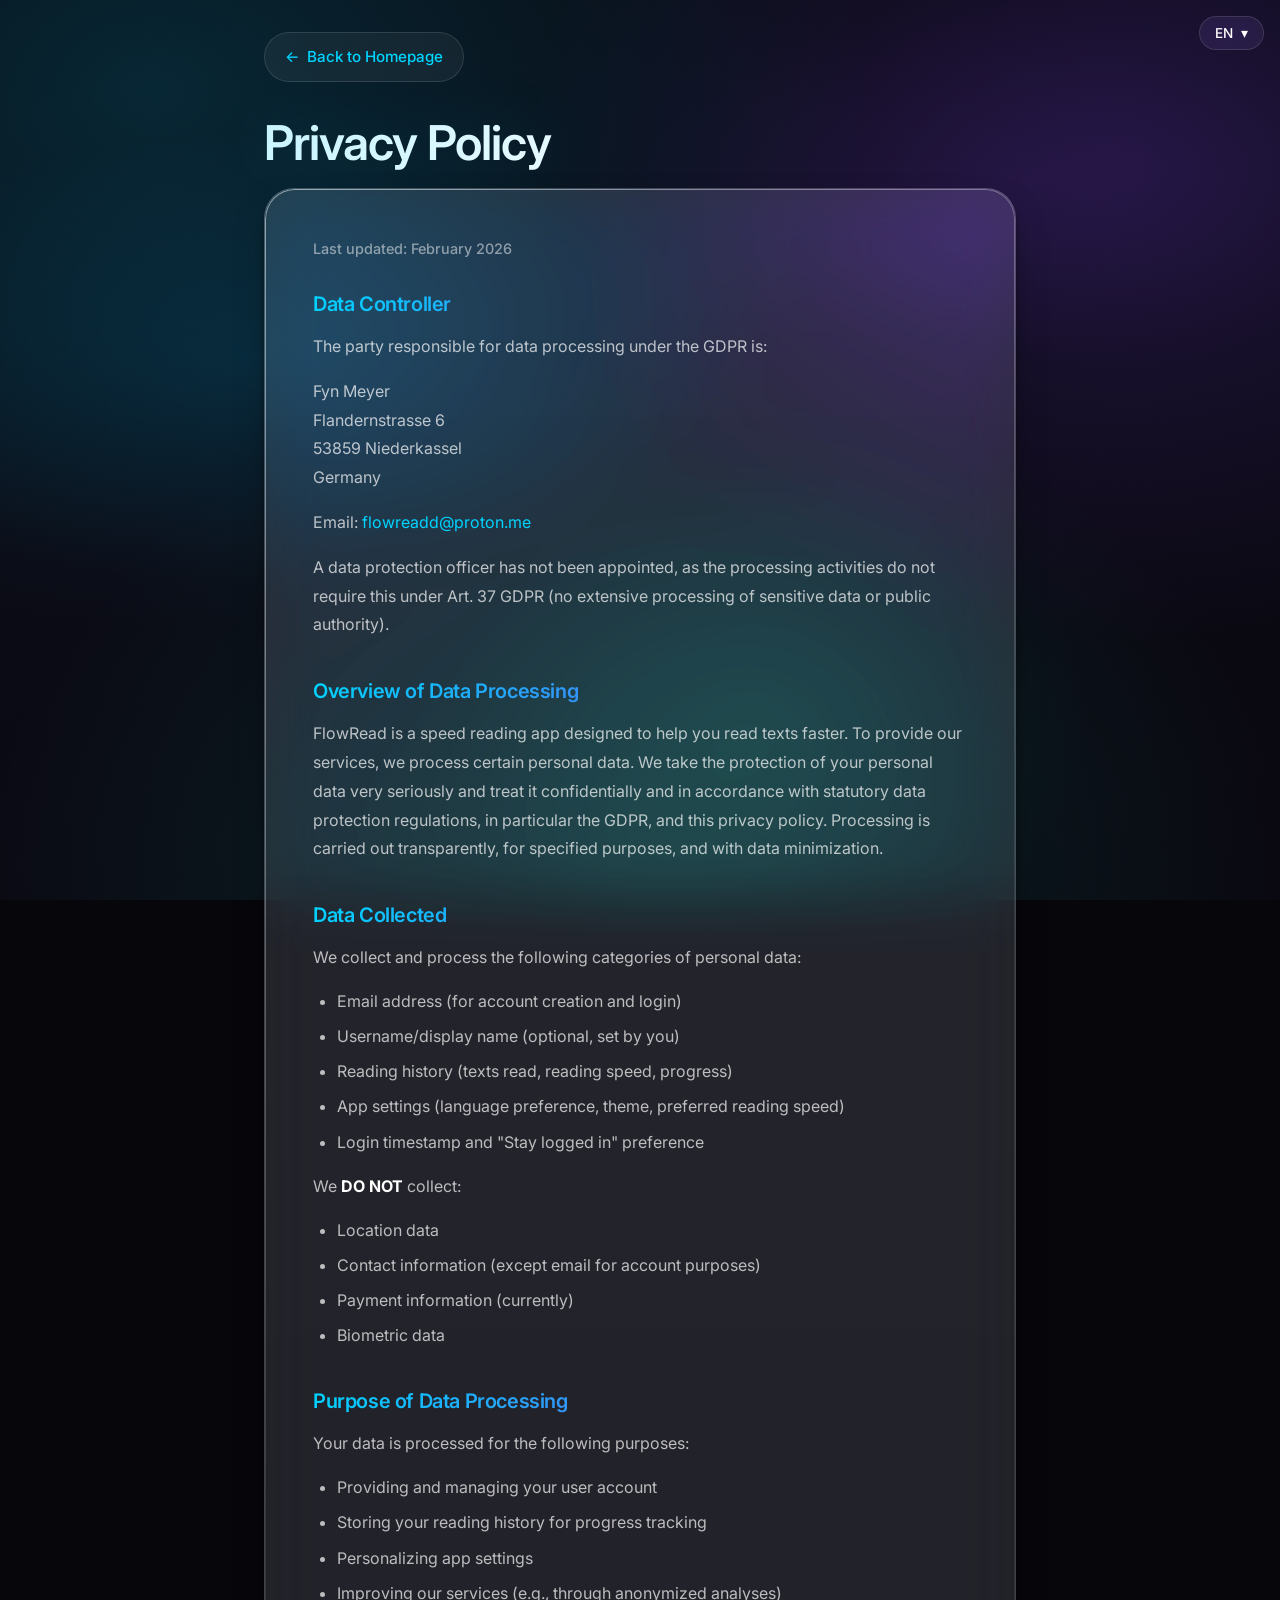
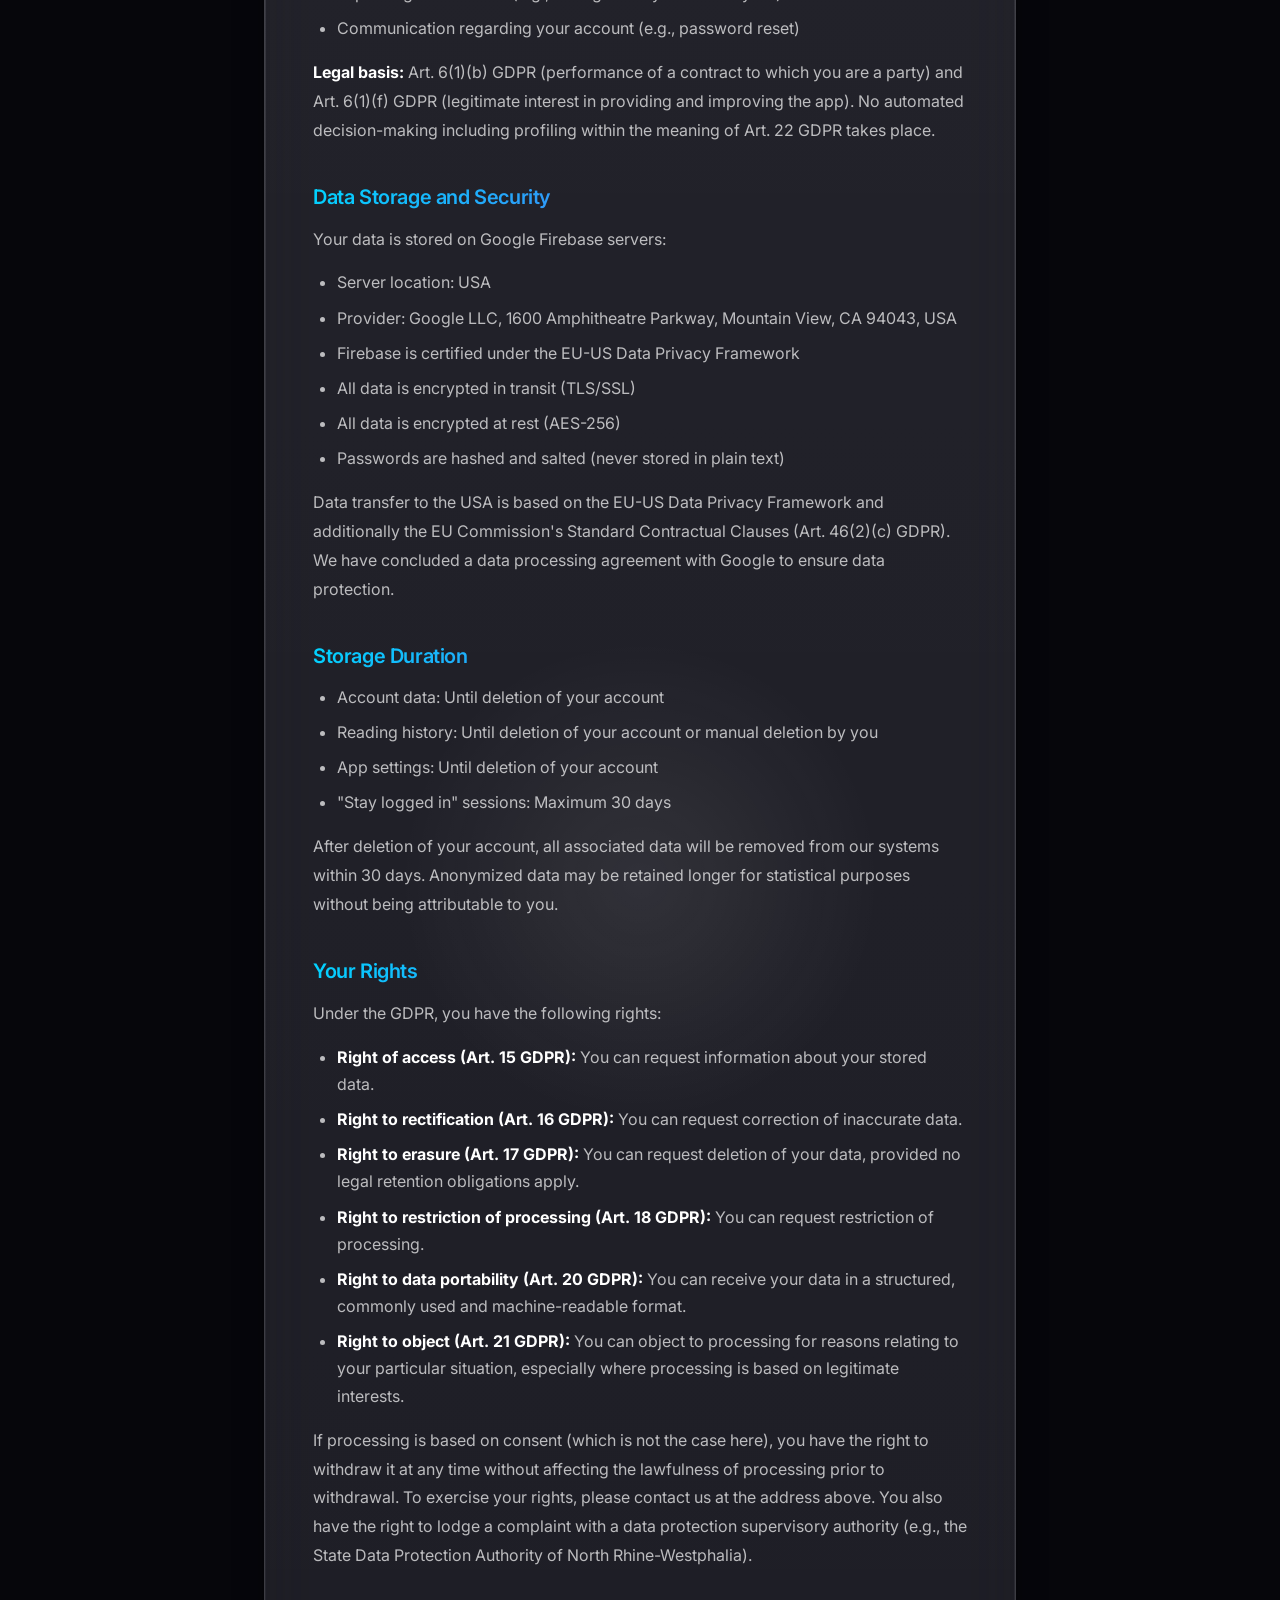
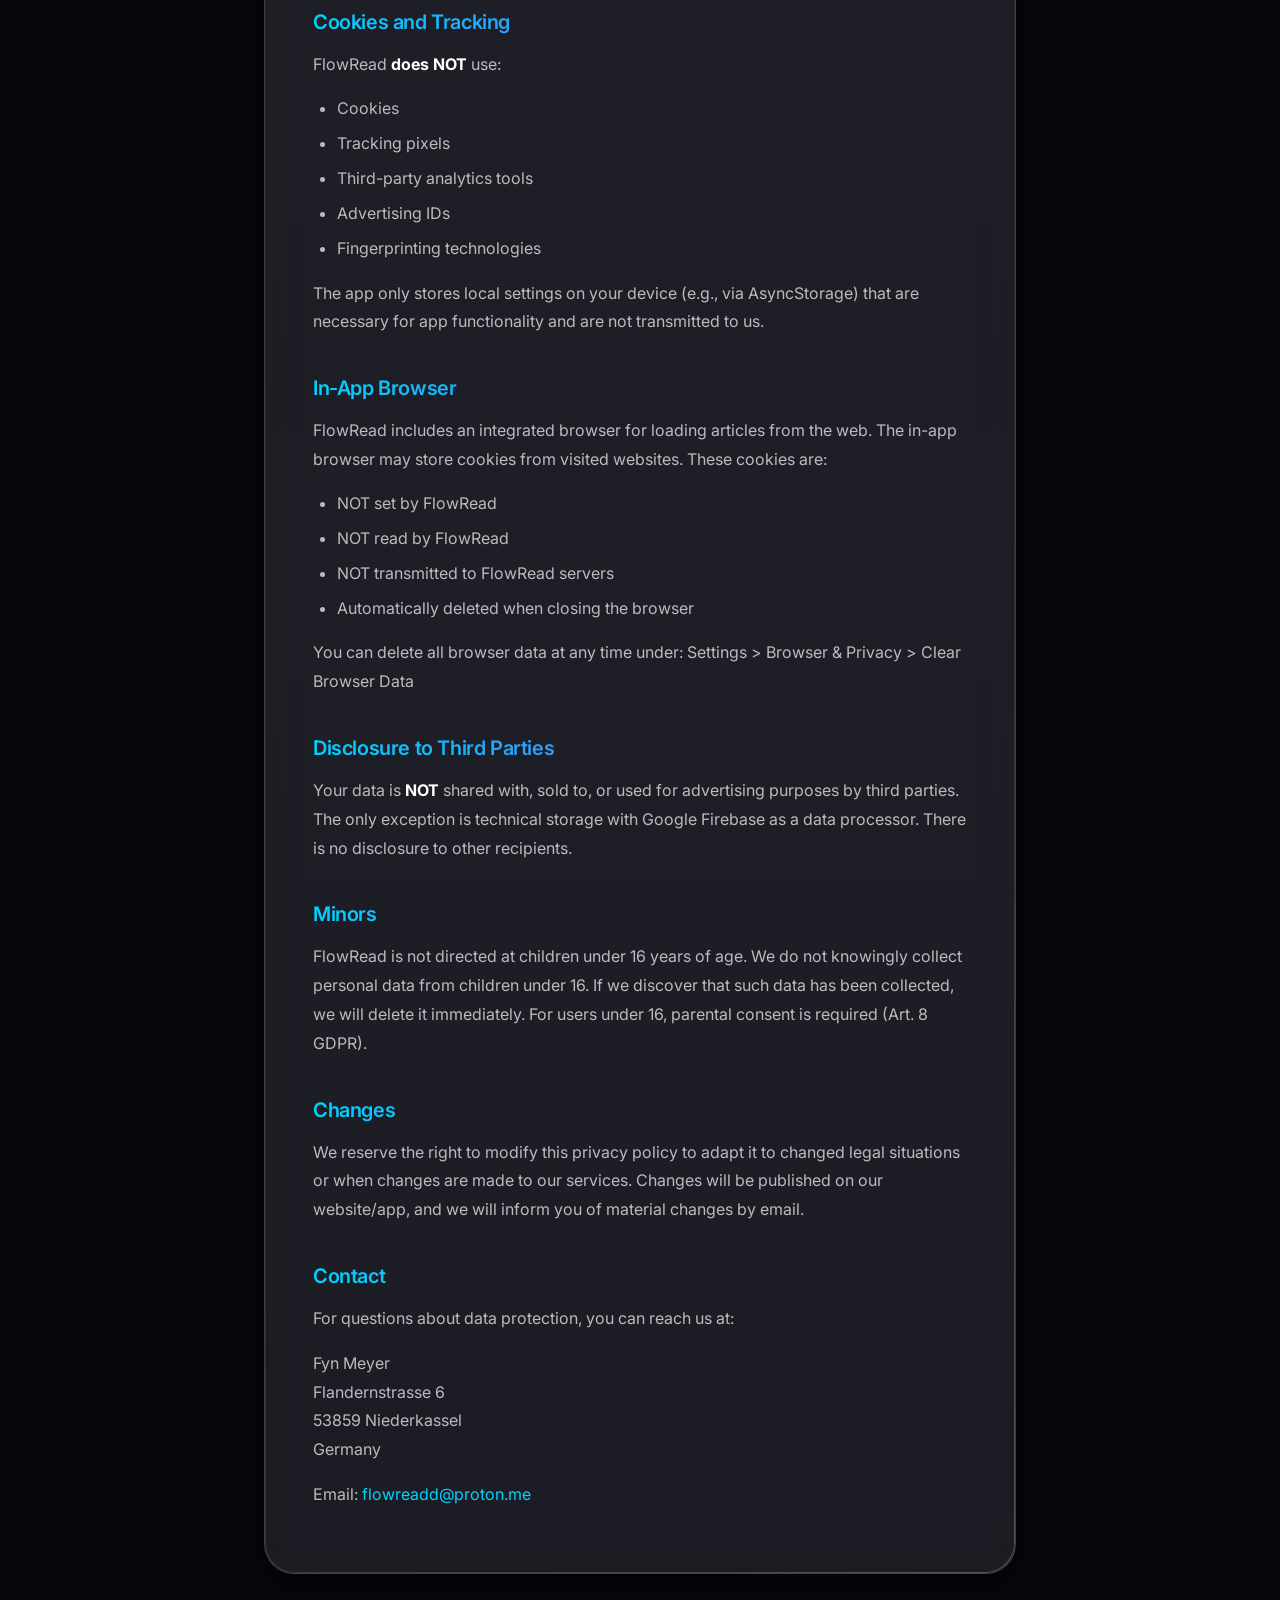
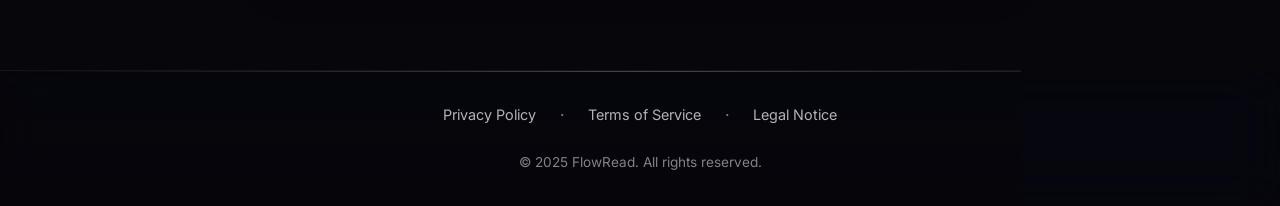
<file: privacy-policy.html>
<!DOCTYPE html>
<html lang="de">
<head>
    <meta charset="UTF-8">
    <meta name="viewport" content="width=device-width, initial-scale=1.0, maximum-scale=5.0, viewport-fit=cover">
    <title>Privacy Policy - FlowRead</title>
    <meta name="description" content="Privacy Policy / Datenschutzerklarung - FlowRead Speed Reading App">
    <link rel="icon" type="image/png" href="icon.png">
    <link rel="preconnect" href="https://fonts.googleapis.com">
    <link rel="preconnect" href="https://fonts.gstatic.com" crossorigin>
    <link href="https://fonts.googleapis.com/css2?family=Inter:wght@300;400;500;600;700&display=swap" rel="stylesheet">
    <style>
        /* ===== CSS CUSTOM PROPERTIES ===== */
        :root {
            --font-primary: 'Inter', -apple-system, BlinkMacSystemFont, 'Segoe UI', Roboto, sans-serif;
            --glass-bg: rgba(255, 255, 255, 0.05);
            --glass-bg-hover: rgba(255, 255, 255, 0.08);
            --glass-border: rgba(255, 255, 255, 0.12);
            --glass-border-hover: rgba(255, 255, 255, 0.2);
            --text-primary: #ffffff;
            --text-secondary: rgba(255, 255, 255, 0.7);
            --text-tertiary: rgba(255, 255, 255, 0.5);
            --accent-start: #00D4FF;
            --accent-end: #7C3AED;
            --accent-glow: rgba(0, 212, 255, 0.4);
            --ease-smooth: cubic-bezier(0.25, 0.46, 0.45, 0.94);
            --shadow-glass: 0 8px 32px rgba(0, 0, 0, 0.12), 0 2px 8px rgba(0, 0, 0, 0.06), inset 0 1px 0 rgba(255, 255, 255, 0.15);
            --shadow-glow: 0 0 40px var(--accent-glow);
            --safe-top: env(safe-area-inset-top);
            --safe-bottom: env(safe-area-inset-bottom);
            --safe-left: env(safe-area-inset-left);
            --safe-right: env(safe-area-inset-right);
        }

        *, *::before, *::after {
            margin: 0;
            padding: 0;
            box-sizing: border-box;
        }

        html {
            scroll-behavior: smooth;
        }

        body {
            font-family: var(--font-primary);
            color: var(--text-primary);
            line-height: 1.6;
            font-weight: 400;
            overflow-x: hidden;
            background: #0a0a0f;
            min-height: 100vh;
            padding-left: var(--safe-left);
            padding-right: var(--safe-right);
        }

        /* ===== ANIMATED MESH GRADIENT BACKGROUND ===== */
        .mesh-gradient {
            position: fixed;
            top: 0;
            left: 0;
            width: 100%;
            height: 100%;
            z-index: -1;
            background: linear-gradient(135deg, #0a0a0f 0%, #0d0d14 100%);
        }

        .mesh-gradient::before {
            content: '';
            position: absolute;
            top: 0;
            left: 0;
            width: 100%;
            height: 100%;
            background:
                radial-gradient(ellipse 80% 50% at 20% 40%, rgba(0, 150, 200, 0.15) 0%, transparent 50%),
                radial-gradient(ellipse 60% 40% at 80% 20%, rgba(100, 50, 180, 0.12) 0%, transparent 50%),
                radial-gradient(ellipse 50% 60% at 60% 80%, rgba(0, 180, 160, 0.1) 0%, transparent 50%);
            animation: meshMove 20s ease-in-out infinite;
        }

        @keyframes meshMove {
            0%, 100% { transform: translate(0, 0) scale(1); }
            25% { transform: translate(2%, -2%) scale(1.02); }
            50% { transform: translate(-1%, 3%) scale(0.98); }
            75% { transform: translate(-2%, -1%) scale(1.01); }
        }

        /* ===== TYPOGRAPHY ===== */
        h1, h2, h3 {
            font-weight: 600;
            line-height: 1.2;
            letter-spacing: -0.02em;
        }

        h1 {
            font-size: clamp(2rem, 5vw, 3rem);
            margin-bottom: 1rem;
        }

        .gradient-text {
            background: linear-gradient(135deg, var(--accent-start) 0%, #ffffff 50%, var(--accent-end) 100%);
            -webkit-background-clip: text;
            -webkit-text-fill-color: transparent;
            background-clip: text;
            background-size: 200% 200%;
            animation: gradientShift 8s ease infinite;
        }

        @keyframes gradientShift {
            0%, 100% { background-position: 0% 50%; }
            50% { background-position: 100% 50%; }
        }

        /* ===== MAIN CONTAINER ===== */
        .container {
            max-width: 800px;
            margin: 0 auto;
            padding: calc(2rem + var(--safe-top)) 1.5rem calc(2rem + var(--safe-bottom));
            position: relative;
            z-index: 1;
        }

        /* ===== BACK LINK ===== */
        .back-link {
            display: inline-flex;
            align-items: center;
            gap: 0.5rem;
            margin-bottom: 2rem;
            color: var(--accent-start);
            text-decoration: none;
            font-size: 0.95rem;
            font-weight: 500;
            padding: 0.75rem 1.25rem;
            background: var(--glass-bg);
            border: 1px solid var(--glass-border);
            border-radius: 50px;
            transition: all 0.3s var(--ease-smooth);
        }

        .back-link:hover {
            background: linear-gradient(135deg, var(--accent-start), var(--accent-end));
            color: #ffffff;
            border-color: transparent;
            box-shadow: var(--shadow-glow);
        }

        /* ===== LEGAL SECTION ===== */
        .legal-section {
            background: var(--glass-bg);
            backdrop-filter: blur(20px);
            -webkit-backdrop-filter: blur(20px);
            border: 1px solid var(--glass-border);
            border-radius: 24px;
            padding: 3rem;
            box-shadow: var(--shadow-glass);
        }

        .last-updated {
            color: var(--text-tertiary);
            font-size: 0.9rem;
            margin-bottom: 2rem;
            font-weight: 500;
        }

        .legal-content h3 {
            background: linear-gradient(135deg, var(--accent-start), var(--accent-end));
            -webkit-background-clip: text;
            -webkit-text-fill-color: transparent;
            background-clip: text;
            margin-top: 2.5rem;
            margin-bottom: 1rem;
            font-weight: 600;
            font-size: 1.25rem;
        }

        .legal-content h3:first-child {
            margin-top: 0;
        }

        .legal-content p {
            color: var(--text-secondary);
            margin-bottom: 1rem;
            line-height: 1.8;
        }

        .legal-content ul {
            margin-bottom: 1rem;
            padding-left: 1.5rem;
        }

        .legal-content li {
            color: var(--text-secondary);
            margin-bottom: 0.5rem;
            line-height: 1.7;
        }

        .legal-content a {
            color: var(--accent-start);
            text-decoration: none;
            transition: all 0.3s var(--ease-smooth);
        }

        .legal-content a:hover {
            text-decoration: underline;
            text-shadow: 0 0 10px var(--accent-glow);
        }

        .legal-content strong {
            color: var(--text-primary);
        }

        /* ===== LANGUAGE SWITCHING ===== */
        .lang-de, .lang-en, .lang-fr, .lang-es, .lang-it { display: none; }
        [data-lang="de"] .lang-de { display: block; }
        [data-lang="en"] .lang-en { display: block; }
        [data-lang="fr"] .lang-fr { display: block; }
        [data-lang="es"] .lang-es { display: block; }
        [data-lang="it"] .lang-it { display: block; }
        [data-lang="de"] .lang-de-inline { display: inline; }
        [data-lang="en"] .lang-en-inline { display: inline; }
        [data-lang="fr"] .lang-fr-inline { display: inline; }
        [data-lang="es"] .lang-es-inline { display: inline; }
        [data-lang="it"] .lang-it-inline { display: inline; }
        .lang-de-inline, .lang-en-inline, .lang-fr-inline, .lang-es-inline, .lang-it-inline { display: none; }

        /* ===== LANGUAGE DROPDOWN ===== */
        .lang-dropdown {
            position: fixed;
            top: calc(1rem + var(--safe-top));
            right: calc(1rem + var(--safe-right));
            z-index: 100;
        }

        .lang-btn {
            background: var(--glass-bg);
            backdrop-filter: blur(10px);
            -webkit-backdrop-filter: blur(10px);
            border: 1px solid var(--glass-border);
            border-radius: 50px;
            padding: 0.5rem 1rem;
            color: var(--text-primary);
            cursor: pointer;
            font-size: 0.85rem;
            font-weight: 500;
            font-family: var(--font-primary);
            transition: all 0.3s var(--ease-smooth);
            display: flex;
            align-items: center;
            gap: 0.5rem;
        }

        .lang-btn:hover {
            background: var(--glass-bg-hover);
            border-color: var(--accent-start);
            box-shadow: var(--shadow-glow);
        }

        .lang-menu {
            display: none;
            position: absolute;
            top: 100%;
            right: 0;
            margin-top: 0.5rem;
            background: rgba(20, 20, 30, 0.95);
            backdrop-filter: blur(20px);
            -webkit-backdrop-filter: blur(20px);
            border: 1px solid var(--glass-border);
            border-radius: 12px;
            overflow: hidden;
            min-width: 120px;
            box-shadow: 0 10px 40px rgba(0, 0, 0, 0.3);
        }

        .lang-menu.show {
            display: block;
        }

        .lang-menu a {
            display: block;
            padding: 0.75rem 1rem;
            color: var(--text-secondary);
            text-decoration: none;
            font-size: 0.9rem;
            transition: all 0.2s var(--ease-smooth);
            cursor: pointer;
        }

        .lang-menu a:hover {
            background: var(--glass-bg-hover);
            color: var(--text-primary);
        }

        .lang-menu a.active {
            background: linear-gradient(135deg, var(--accent-start), var(--accent-end));
            color: #ffffff;
        }

        /* ===== FOOTER ===== */
        footer {
            background: rgba(10, 10, 15, 0.8);
            backdrop-filter: blur(20px);
            -webkit-backdrop-filter: blur(20px);
            border-top: 1px solid var(--glass-border);
            padding: 2rem 1.5rem calc(2rem + var(--safe-bottom));
            margin-top: 4rem;
            position: relative;
            z-index: 1;
        }

        .footer-content {
            max-width: 800px;
            margin: 0 auto;
            text-align: center;
        }

        .footer-links {
            display: flex;
            justify-content: center;
            gap: 1.5rem;
            flex-wrap: wrap;
            margin-bottom: 1.5rem;
        }

        .footer-links a {
            color: var(--text-secondary);
            text-decoration: none;
            font-size: 0.9rem;
            transition: all 0.3s var(--ease-smooth);
        }

        .footer-links a:hover {
            color: var(--accent-start);
        }

        .footer-links .separator {
            color: var(--text-tertiary);
        }

        .footer-bottom p {
            font-size: 0.85rem;
            color: var(--text-tertiary);
        }

        /* ===== RESPONSIVE ===== */
        @media (max-width: 600px) {
            .container {
                padding: calc(1.5rem + var(--safe-top)) 1rem calc(1.5rem + var(--safe-bottom));
            }

            .legal-section {
                padding: 1.5rem;
                border-radius: 20px;
            }

            .footer-links {
                flex-direction: column;
                gap: 0.75rem;
            }

            .footer-links .separator {
                display: none;
            }
        }
    </style>
    <link rel="stylesheet" href="liquid-glass.css">
</head>
<body data-lang="en">
    <div class="mesh-gradient"></div>

    <div class="lang-dropdown">
        <button class="lang-btn" onclick="toggleLangMenu()">
            <span class="current-lang">EN</span>
            <span>&#9662;</span>
        </button>
        <div class="lang-menu" id="langMenu">
            <a onclick="setLanguage('de')" data-lang="de">Deutsch</a>
            <a onclick="setLanguage('en')" data-lang="en">English</a>
            <a onclick="setLanguage('fr')" data-lang="fr">Francais</a>
            <a onclick="setLanguage('es')" data-lang="es">Espanol</a>
            <a onclick="setLanguage('it')" data-lang="it">Italiano</a>
        </div>
    </div>

    <div class="container">
        <a href="index.html" class="back-link">
            <span>&#8592;</span>
            <span class="lang-de-inline">Zur&uuml;ck zur Startseite</span>
            <span class="lang-en-inline">Back to Homepage</span>
            <span class="lang-fr-inline">Retour &agrave; l'accueil</span>
            <span class="lang-es-inline">Volver al inicio</span>
            <span class="lang-it-inline">Torna alla home</span>
        </a>

        <h1 class="gradient-text">
            <span class="lang-de">Datenschutzerkl&auml;rung</span>
            <span class="lang-en">Privacy Policy</span>
            <span class="lang-fr">Politique de confidentialit&eacute;</span>
            <span class="lang-es">Pol&iacute;tica de privacidad</span>
            <span class="lang-it">Informativa sulla privacy</span>
        </h1>

        <!-- German Privacy Policy -->
        <div class="lang-de">
            <div class="legal-section">
                <p class="last-updated">Stand: Februar 2026</p>
                <div class="legal-content">
                    <h3>Verantwortlicher</h3>
                    <p>Verantwortlich f&uuml;r die Datenverarbeitung im Sinne der DSGVO ist:</p>
                    <p>Fyn Meyer<br>
                    Flandernstrasse 6<br>
                    53859 Niederkassel<br>
                    Deutschland</p>
                    <p>E-Mail: <a href="mailto:flowreadd@proton.me">flowreadd@proton.me</a></p>
                    <p>Ein Datenschutzbeauftragter ist nicht ernannt, da die Verarbeitungst&auml;tigkeiten dies nach Art. 37 DSGVO nicht erfordern (keine umfangreiche Verarbeitung sensibler Daten oder &ouml;ffentliche Stelle).</p>

                    <h3>&Uuml;bersicht der Datenverarbeitung</h3>
                    <p>FlowRead ist eine Speed-Reading-App, die Ihnen hilft, Texte schneller zu lesen. Um unsere Dienste bereitzustellen, verarbeiten wir bestimmte personenbezogene Daten. Wir nehmen den Schutz Ihrer pers&ouml;nlichen Daten sehr ernst und behandeln diese vertraulich und entsprechend der gesetzlichen Datenschutzvorschriften, insbesondere der DSGVO, sowie dieser Datenschutzerkl&auml;rung. Die Verarbeitung erfolgt transparent, zweckgebunden und datensparsam.</p>

                    <h3>Erhobene Daten</h3>
                    <p>Wir erheben und verarbeiten folgende Kategorien personenbezogener Daten:</p>
                    <ul>
                        <li>E-Mail-Adresse (f&uuml;r die Kontoerstellung und Anmeldung)</li>
                        <li>Benutzername/Anzeigename (optional, von Ihnen festgelegt)</li>
                        <li>Lesehistorie (gelesene Texte, Lesegeschwindigkeit, Fortschritt)</li>
                        <li>App-Einstellungen (Spracheinstellung, Theme, bevorzugte Lesegeschwindigkeit)</li>
                        <li>Anmeldezeitpunkt und "Angemeldet bleiben"-Pr&auml;ferenz</li>
                    </ul>
                    <p>Wir erheben <strong>KEINE</strong>:</p>
                    <ul>
                        <li>Standortdaten</li>
                        <li>Kontaktdaten (au&szlig;er E-Mail f&uuml;r Kontozwecke)</li>
                        <li>Zahlungsinformationen (derzeit)</li>
                        <li>Biometrische Daten</li>
                    </ul>

                    <h3>Zweck der Datenverarbeitung</h3>
                    <p>Ihre Daten werden f&uuml;r folgende Zwecke verarbeitet:</p>
                    <ul>
                        <li>Bereitstellung und Verwaltung Ihres Benutzerkontos</li>
                        <li>Speicherung Ihrer Lesehistorie zur Fortschrittsverfolgung</li>
                        <li>Personalisierung der App-Einstellungen</li>
                        <li>Verbesserung unserer Dienste (z. B. durch anonymisierte Analysen)</li>
                        <li>Kommunikation bez&uuml;glich Ihres Kontos (z. B. Passwort-Reset)</li>
                    </ul>
                    <p><strong>Rechtsgrundlage:</strong> Art. 6 Abs. 1 lit. b DSGVO (Erf&uuml;llung eines Vertrags, zu dem Sie Partei sind) und Art. 6 Abs. 1 lit. f DSGVO (berechtigtes Interesse an der Bereitstellung und Verbesserung der App). Es erfolgt keine automatisierte Entscheidungsfindung einschlie&szlig;lich Profiling im Sinne von Art. 22 DSGVO.</p>

                    <h3>Datenspeicherung und -sicherheit</h3>
                    <p>Ihre Daten werden auf Servern von Google Firebase gespeichert:</p>
                    <ul>
                        <li>Serverstandort: USA</li>
                        <li>Anbieter: Google LLC, 1600 Amphitheatre Parkway, Mountain View, CA 94043, USA</li>
                        <li>Firebase ist nach dem EU-US Data Privacy Framework zertifiziert</li>
                        <li>Alle Daten werden verschl&uuml;sselt &uuml;bertragen (TLS/SSL)</li>
                        <li>Alle Daten werden verschl&uuml;sselt gespeichert (AES-256)</li>
                        <li>Passw&ouml;rter werden gehasht und gesalzen gespeichert (niemals im Klartext)</li>
                    </ul>
                    <p>Der Datentransfer in die USA erfolgt auf Grundlage des EU-US Data Privacy Frameworks und erg&auml;nzend der Standardvertragsklauseln der EU-Kommission (Art. 46 Abs. 2 lit. c DSGVO). Wir haben mit Google einen Auftragsverarbeitungsvertrag abgeschlossen, um den Datenschutz zu gew&auml;hrleisten.</p>

                    <h3>Speicherdauer</h3>
                    <ul>
                        <li>Kontodaten: Bis zur L&ouml;schung Ihres Kontos</li>
                        <li>Lesehistorie: Bis zur L&ouml;schung Ihres Kontos oder manueller L&ouml;schung durch Sie</li>
                        <li>App-Einstellungen: Bis zur L&ouml;schung Ihres Kontos</li>
                        <li>"Angemeldet bleiben"-Sitzungen: Maximal 30 Tage</li>
                    </ul>
                    <p>Nach L&ouml;schung Ihres Kontos werden alle zugeh&ouml;rigen Daten innerhalb von 30 Tagen aus unseren Systemen entfernt. Anonymisierte Daten k&ouml;nnen l&auml;nger f&uuml;r statistische Zwecke aufbewahrt werden, ohne dass diese Ihnen zuzuordnen sind.</p>

                    <h3>Ihre Rechte</h3>
                    <p>Nach der DSGVO haben Sie folgende Rechte:</p>
                    <ul>
                        <li><strong>Auskunftsrecht (Art. 15 DSGVO):</strong> Sie k&ouml;nnen Auskunft &uuml;ber Ihre gespeicherten Daten verlangen.</li>
                        <li><strong>Recht auf Berichtigung (Art. 16 DSGVO):</strong> Sie k&ouml;nnen die Berichtigung unrichtiger Daten verlangen.</li>
                        <li><strong>Recht auf L&ouml;schung (Art. 17 DSGVO):</strong> Sie k&ouml;nnen die L&ouml;schung Ihrer Daten verlangen, soweit keine gesetzlichen Aufbewahrungspflichten entgegenstehen.</li>
                        <li><strong>Recht auf Einschr&auml;nkung der Verarbeitung (Art. 18 DSGVO):</strong> Sie k&ouml;nnen die Einschr&auml;nkung der Verarbeitung verlangen.</li>
                        <li><strong>Recht auf Daten&uuml;bertragbarkeit (Art. 20 DSGVO):</strong> Sie k&ouml;nnen Ihre Daten in einem strukturierten, g&auml;ngigen und maschinenlesbaren Format erhalten.</li>
                        <li><strong>Widerspruchsrecht (Art. 21 DSGVO):</strong> Sie k&ouml;nnen der Verarbeitung aus Gr&uuml;nden, die sich aus Ihrer besonderen Situation ergeben, widersprechen, insbesondere bei Verarbeitung auf Basis berechtigter Interessen.</li>
                    </ul>
                    <p>Falls die Verarbeitung auf einer Einwilligung beruht (was hier nicht der Fall ist), haben Sie das Recht, diese jederzeit zu widerrufen, ohne die Rechtm&auml;&szlig;igkeit der bis zum Widerruf erfolgten Verarbeitung zu beeintr&auml;chtigen. Zur Aus&uuml;bung Ihrer Rechte kontaktieren Sie uns bitte unter der oben genannten Adresse. Sie haben zudem das Recht, sich bei einer Datenschutz-Aufsichtsbeh&ouml;rde zu beschweren (z. B. die Landesdatenschutzbeh&ouml;rde Nordrhein-Westfalen).</p>

                    <h3>Cookies und Tracking</h3>
                    <p>FlowRead verwendet <strong>KEINE</strong>:</p>
                    <ul>
                        <li>Cookies</li>
                        <li>Tracking-Pixel</li>
                        <li>Analyse-Tools von Drittanbietern</li>
                        <li>Werbe-IDs</li>
                        <li>Fingerprinting-Technologien</li>
                    </ul>
                    <p>Die App speichert lediglich lokale Einstellungen auf Ihrem Ger&auml;t (z. B. via AsyncStorage), die f&uuml;r die Funktionalit&auml;t der App erforderlich sind und nicht an uns &uuml;bertragen werden.</p>

                    <h3>In-App Browser</h3>
                    <p>FlowRead enth&auml;lt einen integrierten Browser zum Laden von Artikeln aus dem Web. Der In-App Browser kann Cookies von besuchten Websites speichern. Diese Cookies werden:</p>
                    <ul>
                        <li>NICHT von FlowRead gesetzt</li>
                        <li>NICHT von FlowRead ausgelesen</li>
                        <li>NICHT an FlowRead-Server &uuml;bertragen</li>
                        <li>Beim Schlie&szlig;en des Browsers automatisch gel&ouml;scht</li>
                    </ul>
                    <p>Sie k&ouml;nnen jederzeit alle Browserdaten l&ouml;schen unter: Einstellungen &gt; Browser &amp; Datenschutz &gt; Browserdaten l&ouml;schen</p>

                    <h3>Weitergabe an Dritte</h3>
                    <p>Ihre Daten werden <strong>NICHT</strong> an Dritte weitergegeben, verkauft oder f&uuml;r Werbezwecke verwendet. Die einzige Ausnahme ist die technische Speicherung bei Google Firebase als Auftragsverarbeiter. Es gibt keine Weitergabe an andere Empf&auml;nger.</p>

                    <h3>Minderj&auml;hrige</h3>
                    <p>FlowRead richtet sich nicht an Kinder unter 16 Jahren. Wir erheben wissentlich keine personenbezogenen Daten von Kindern unter 16 Jahren. Falls wir feststellen, dass solche Daten erfasst wurden, l&ouml;schen wir sie umgehend. F&uuml;r Nutzer unter 16 Jahren ist eine Einwilligung der Erziehungsberechtigten erforderlich (Art. 8 DSGVO).</p>

                    <h3>&Auml;nderungen</h3>
                    <p>Wir behalten uns vor, diese Datenschutzerkl&auml;rung zu &auml;ndern, um sie an ge&auml;nderte Rechtslagen oder bei &Auml;nderungen unserer Dienste anzupassen. &Auml;nderungen werden auf unserer Website/App ver&ouml;ffentlicht, und wir informieren Sie bei wesentlichen &Auml;nderungen per E-Mail.</p>

                    <h3>Kontakt</h3>
                    <p>Bei Fragen zum Datenschutz erreichen Sie uns unter:</p>
                    <p>Fyn Meyer<br>
                    Flandernstrasse 6<br>
                    53859 Niederkassel<br>
                    Deutschland</p>
                    <p>E-Mail: <a href="mailto:flowreadd@proton.me">flowreadd@proton.me</a></p>
                </div>
            </div>
        </div>

        <!-- English Privacy Policy -->
        <div class="lang-en">
            <div class="legal-section">
                <p class="last-updated">Last updated: February 2026</p>
                <div class="legal-content">
                    <h3>Data Controller</h3>
                    <p>The party responsible for data processing under the GDPR is:</p>
                    <p>Fyn Meyer<br>
                    Flandernstrasse 6<br>
                    53859 Niederkassel<br>
                    Germany</p>
                    <p>Email: <a href="mailto:flowreadd@proton.me">flowreadd@proton.me</a></p>
                    <p>A data protection officer has not been appointed, as the processing activities do not require this under Art. 37 GDPR (no extensive processing of sensitive data or public authority).</p>

                    <h3>Overview of Data Processing</h3>
                    <p>FlowRead is a speed reading app designed to help you read texts faster. To provide our services, we process certain personal data. We take the protection of your personal data very seriously and treat it confidentially and in accordance with statutory data protection regulations, in particular the GDPR, and this privacy policy. Processing is carried out transparently, for specified purposes, and with data minimization.</p>

                    <h3>Data Collected</h3>
                    <p>We collect and process the following categories of personal data:</p>
                    <ul>
                        <li>Email address (for account creation and login)</li>
                        <li>Username/display name (optional, set by you)</li>
                        <li>Reading history (texts read, reading speed, progress)</li>
                        <li>App settings (language preference, theme, preferred reading speed)</li>
                        <li>Login timestamp and "Stay logged in" preference</li>
                    </ul>
                    <p>We <strong>DO NOT</strong> collect:</p>
                    <ul>
                        <li>Location data</li>
                        <li>Contact information (except email for account purposes)</li>
                        <li>Payment information (currently)</li>
                        <li>Biometric data</li>
                    </ul>

                    <h3>Purpose of Data Processing</h3>
                    <p>Your data is processed for the following purposes:</p>
                    <ul>
                        <li>Providing and managing your user account</li>
                        <li>Storing your reading history for progress tracking</li>
                        <li>Personalizing app settings</li>
                        <li>Improving our services (e.g., through anonymized analyses)</li>
                        <li>Communication regarding your account (e.g., password reset)</li>
                    </ul>
                    <p><strong>Legal basis:</strong> Art. 6(1)(b) GDPR (performance of a contract to which you are a party) and Art. 6(1)(f) GDPR (legitimate interest in providing and improving the app). No automated decision-making including profiling within the meaning of Art. 22 GDPR takes place.</p>

                    <h3>Data Storage and Security</h3>
                    <p>Your data is stored on Google Firebase servers:</p>
                    <ul>
                        <li>Server location: USA</li>
                        <li>Provider: Google LLC, 1600 Amphitheatre Parkway, Mountain View, CA 94043, USA</li>
                        <li>Firebase is certified under the EU-US Data Privacy Framework</li>
                        <li>All data is encrypted in transit (TLS/SSL)</li>
                        <li>All data is encrypted at rest (AES-256)</li>
                        <li>Passwords are hashed and salted (never stored in plain text)</li>
                    </ul>
                    <p>Data transfer to the USA is based on the EU-US Data Privacy Framework and additionally the EU Commission's Standard Contractual Clauses (Art. 46(2)(c) GDPR). We have concluded a data processing agreement with Google to ensure data protection.</p>

                    <h3>Storage Duration</h3>
                    <ul>
                        <li>Account data: Until deletion of your account</li>
                        <li>Reading history: Until deletion of your account or manual deletion by you</li>
                        <li>App settings: Until deletion of your account</li>
                        <li>"Stay logged in" sessions: Maximum 30 days</li>
                    </ul>
                    <p>After deletion of your account, all associated data will be removed from our systems within 30 days. Anonymized data may be retained longer for statistical purposes without being attributable to you.</p>

                    <h3>Your Rights</h3>
                    <p>Under the GDPR, you have the following rights:</p>
                    <ul>
                        <li><strong>Right of access (Art. 15 GDPR):</strong> You can request information about your stored data.</li>
                        <li><strong>Right to rectification (Art. 16 GDPR):</strong> You can request correction of inaccurate data.</li>
                        <li><strong>Right to erasure (Art. 17 GDPR):</strong> You can request deletion of your data, provided no legal retention obligations apply.</li>
                        <li><strong>Right to restriction of processing (Art. 18 GDPR):</strong> You can request restriction of processing.</li>
                        <li><strong>Right to data portability (Art. 20 GDPR):</strong> You can receive your data in a structured, commonly used and machine-readable format.</li>
                        <li><strong>Right to object (Art. 21 GDPR):</strong> You can object to processing for reasons relating to your particular situation, especially where processing is based on legitimate interests.</li>
                    </ul>
                    <p>If processing is based on consent (which is not the case here), you have the right to withdraw it at any time without affecting the lawfulness of processing prior to withdrawal. To exercise your rights, please contact us at the address above. You also have the right to lodge a complaint with a data protection supervisory authority (e.g., the State Data Protection Authority of North Rhine-Westphalia).</p>

                    <h3>Cookies and Tracking</h3>
                    <p>FlowRead <strong>does NOT</strong> use:</p>
                    <ul>
                        <li>Cookies</li>
                        <li>Tracking pixels</li>
                        <li>Third-party analytics tools</li>
                        <li>Advertising IDs</li>
                        <li>Fingerprinting technologies</li>
                    </ul>
                    <p>The app only stores local settings on your device (e.g., via AsyncStorage) that are necessary for app functionality and are not transmitted to us.</p>

                    <h3>In-App Browser</h3>
                    <p>FlowRead includes an integrated browser for loading articles from the web. The in-app browser may store cookies from visited websites. These cookies are:</p>
                    <ul>
                        <li>NOT set by FlowRead</li>
                        <li>NOT read by FlowRead</li>
                        <li>NOT transmitted to FlowRead servers</li>
                        <li>Automatically deleted when closing the browser</li>
                    </ul>
                    <p>You can delete all browser data at any time under: Settings &gt; Browser &amp; Privacy &gt; Clear Browser Data</p>

                    <h3>Disclosure to Third Parties</h3>
                    <p>Your data is <strong>NOT</strong> shared with, sold to, or used for advertising purposes by third parties. The only exception is technical storage with Google Firebase as a data processor. There is no disclosure to other recipients.</p>

                    <h3>Minors</h3>
                    <p>FlowRead is not directed at children under 16 years of age. We do not knowingly collect personal data from children under 16. If we discover that such data has been collected, we will delete it immediately. For users under 16, parental consent is required (Art. 8 GDPR).</p>

                    <h3>Changes</h3>
                    <p>We reserve the right to modify this privacy policy to adapt it to changed legal situations or when changes are made to our services. Changes will be published on our website/app, and we will inform you of material changes by email.</p>

                    <h3>Contact</h3>
                    <p>For questions about data protection, you can reach us at:</p>
                    <p>Fyn Meyer<br>
                    Flandernstrasse 6<br>
                    53859 Niederkassel<br>
                    Germany</p>
                    <p>Email: <a href="mailto:flowreadd@proton.me">flowreadd@proton.me</a></p>
                </div>
            </div>
        </div>

        <!-- French Privacy Policy -->
        <div class="lang-fr">
            <div class="legal-section">
                <p class="last-updated">Derni&egrave;re mise &agrave; jour : F&eacute;vrier 2026</p>
                <div class="legal-content">
                    <h3>Responsable du traitement</h3>
                    <p>Le responsable du traitement des donn&eacute;es au sens du RGPD est :</p>
                    <p>Fyn Meyer<br>
                    Flandernstrasse 6<br>
                    53859 Niederkassel<br>
                    Allemagne</p>
                    <p>E-mail : <a href="mailto:flowreadd@proton.me">flowreadd@proton.me</a></p>
                    <p>Aucun d&eacute;l&eacute;gu&eacute; &agrave; la protection des donn&eacute;es n'a &eacute;t&eacute; d&eacute;sign&eacute;, car les activit&eacute;s de traitement ne l'exigent pas en vertu de l'art. 37 RGPD (pas de traitement &agrave; grande &eacute;chelle de donn&eacute;es sensibles ni d'autorit&eacute; publique).</p>

                    <h3>Aper&ccedil;u du traitement des donn&eacute;es</h3>
                    <p>FlowRead est une application de lecture rapide con&ccedil;ue pour vous aider &agrave; lire les textes plus rapidement. Pour fournir nos services, nous traitons certaines donn&eacute;es personnelles. Nous prenons tr&egrave;s au s&eacute;rieux la protection de vos donn&eacute;es personnelles et les traitons de mani&egrave;re confidentielle, conform&eacute;ment aux r&eacute;glementations l&eacute;gales en mati&egrave;re de protection des donn&eacute;es, notamment le RGPD, et &agrave; la pr&eacute;sente politique de confidentialit&eacute;. Le traitement est effectu&eacute; de mani&egrave;re transparente, &agrave; des fins sp&eacute;cifiques et avec minimisation des donn&eacute;es.</p>

                    <h3>Donn&eacute;es collect&eacute;es</h3>
                    <p>Nous collectons et traitons les cat&eacute;gories suivantes de donn&eacute;es personnelles :</p>
                    <ul>
                        <li>Adresse e-mail (pour la cr&eacute;ation de compte et la connexion)</li>
                        <li>Nom d'utilisateur/nom d'affichage (facultatif, d&eacute;fini par vous)</li>
                        <li>Historique de lecture (textes lus, vitesse de lecture, progression)</li>
                        <li>Param&egrave;tres de l'application (pr&eacute;f&eacute;rence linguistique, th&egrave;me, vitesse de lecture pr&eacute;f&eacute;r&eacute;e)</li>
                        <li>Horodatage de connexion et pr&eacute;f&eacute;rence "Rester connect&eacute;"</li>
                    </ul>
                    <p>Nous ne collectons <strong>PAS</strong> :</p>
                    <ul>
                        <li>Donn&eacute;es de localisation</li>
                        <li>Coordonn&eacute;es (sauf l'e-mail pour le compte)</li>
                        <li>Informations de paiement (actuellement)</li>
                        <li>Donn&eacute;es biom&eacute;triques</li>
                    </ul>

                    <h3>Finalit&eacute; du traitement des donn&eacute;es</h3>
                    <p>Vos donn&eacute;es sont trait&eacute;es aux fins suivantes :</p>
                    <ul>
                        <li>Fourniture et gestion de votre compte utilisateur</li>
                        <li>Stockage de votre historique de lecture pour le suivi de progression</li>
                        <li>Personnalisation des param&egrave;tres de l'application</li>
                        <li>Am&eacute;lioration de nos services (par ex., par des analyses anonymis&eacute;es)</li>
                        <li>Communication concernant votre compte (par ex., r&eacute;initialisation du mot de passe)</li>
                    </ul>
                    <p><strong>Base juridique :</strong> Art. 6(1)(b) RGPD (ex&eacute;cution d'un contrat auquel vous &ecirc;tes partie) et Art. 6(1)(f) RGPD (int&eacute;r&ecirc;t l&eacute;gitime &agrave; fournir et am&eacute;liorer l'application). Aucune prise de d&eacute;cision automatis&eacute;e, y compris le profilage au sens de l'art. 22 RGPD, n'a lieu.</p>

                    <h3>Stockage et s&eacute;curit&eacute; des donn&eacute;es</h3>
                    <p>Vos donn&eacute;es sont stock&eacute;es sur les serveurs Google Firebase :</p>
                    <ul>
                        <li>Emplacement du serveur : &Eacute;tats-Unis</li>
                        <li>Fournisseur : Google LLC, 1600 Amphitheatre Parkway, Mountain View, CA 94043, USA</li>
                        <li>Firebase est certifi&eacute; dans le cadre du EU-US Data Privacy Framework</li>
                        <li>Toutes les donn&eacute;es sont chiffr&eacute;es en transit (TLS/SSL)</li>
                        <li>Toutes les donn&eacute;es sont chiffr&eacute;es au repos (AES-256)</li>
                        <li>Les mots de passe sont hach&eacute;s et sal&eacute;s (jamais stock&eacute;s en clair)</li>
                    </ul>
                    <p>Le transfert de donn&eacute;es vers les &Eacute;tats-Unis est bas&eacute; sur le EU-US Data Privacy Framework et compl&eacute;mentairement sur les Clauses Contractuelles Types de la Commission Europ&eacute;enne (Art. 46(2)(c) RGPD). Nous avons conclu un accord de traitement des donn&eacute;es avec Google pour garantir la protection des donn&eacute;es.</p>

                    <h3>Dur&eacute;e de conservation</h3>
                    <ul>
                        <li>Donn&eacute;es de compte : Jusqu'&agrave; la suppression de votre compte</li>
                        <li>Historique de lecture : Jusqu'&agrave; la suppression de votre compte ou suppression manuelle par vous</li>
                        <li>Param&egrave;tres de l'application : Jusqu'&agrave; la suppression de votre compte</li>
                        <li>Sessions "Rester connect&eacute;" : Maximum 30 jours</li>
                    </ul>
                    <p>Apr&egrave;s la suppression de votre compte, toutes les donn&eacute;es associ&eacute;es seront supprim&eacute;es de nos syst&egrave;mes dans un d&eacute;lai de 30 jours. Les donn&eacute;es anonymis&eacute;es peuvent &ecirc;tre conserv&eacute;es plus longtemps &agrave; des fins statistiques sans pouvoir vous &ecirc;tre attribu&eacute;es.</p>

                    <h3>Vos droits</h3>
                    <p>En vertu du RGPD, vous disposez des droits suivants :</p>
                    <ul>
                        <li><strong>Droit d'acc&egrave;s (Art. 15 RGPD) :</strong> Vous pouvez demander des informations sur vos donn&eacute;es stock&eacute;es.</li>
                        <li><strong>Droit de rectification (Art. 16 RGPD) :</strong> Vous pouvez demander la correction de donn&eacute;es inexactes.</li>
                        <li><strong>Droit &agrave; l'effacement (Art. 17 RGPD) :</strong> Vous pouvez demander la suppression de vos donn&eacute;es, sauf si des obligations l&eacute;gales de conservation s'appliquent.</li>
                        <li><strong>Droit &agrave; la limitation du traitement (Art. 18 RGPD) :</strong> Vous pouvez demander la limitation du traitement.</li>
                        <li><strong>Droit &agrave; la portabilit&eacute; des donn&eacute;es (Art. 20 RGPD) :</strong> Vous pouvez recevoir vos donn&eacute;es dans un format structur&eacute;, couramment utilis&eacute; et lisible par machine.</li>
                        <li><strong>Droit d'opposition (Art. 21 RGPD) :</strong> Vous pouvez vous opposer au traitement pour des raisons tenant &agrave; votre situation particuli&egrave;re, notamment lorsque le traitement est fond&eacute; sur des int&eacute;r&ecirc;ts l&eacute;gitimes.</li>
                    </ul>
                    <p>Si le traitement est fond&eacute; sur le consentement (ce qui n'est pas le cas ici), vous avez le droit de le retirer &agrave; tout moment sans affecter la l&eacute;galit&eacute; du traitement ant&eacute;rieur au retrait. Pour exercer vos droits, veuillez nous contacter &agrave; l'adresse ci-dessus. Vous avez &eacute;galement le droit de d&eacute;poser une plainte aupr&egrave;s d'une autorit&eacute; de contr&ocirc;le de la protection des donn&eacute;es (par ex., l'autorit&eacute; de protection des donn&eacute;es de Rh&eacute;nanie-du-Nord-Westphalie).</p>

                    <h3>Cookies et suivi</h3>
                    <p>FlowRead <strong>n'utilise PAS</strong> :</p>
                    <ul>
                        <li>Cookies</li>
                        <li>Pixels de suivi</li>
                        <li>Outils d'analyse tiers</li>
                        <li>Identifiants publicitaires</li>
                        <li>Technologies de fingerprinting</li>
                    </ul>
                    <p>L'application stocke uniquement des param&egrave;tres locaux sur votre appareil (par ex., via AsyncStorage) qui sont n&eacute;cessaires au fonctionnement de l'application et ne nous sont pas transmis.</p>

                    <h3>Navigateur int&eacute;gr&eacute;</h3>
                    <p>FlowRead comprend un navigateur int&eacute;gr&eacute; pour charger des articles depuis le web. Le navigateur int&eacute;gr&eacute; peut stocker des cookies des sites web visit&eacute;s. Ces cookies sont :</p>
                    <ul>
                        <li>NON d&eacute;finis par FlowRead</li>
                        <li>NON lus par FlowRead</li>
                        <li>NON transmis aux serveurs FlowRead</li>
                        <li>Automatiquement supprim&eacute;s &agrave; la fermeture du navigateur</li>
                    </ul>
                    <p>Vous pouvez supprimer toutes les donn&eacute;es du navigateur &agrave; tout moment sous : Param&egrave;tres &gt; Navigateur et confidentialit&eacute; &gt; Effacer les donn&eacute;es du navigateur</p>

                    <h3>Divulgation &agrave; des tiers</h3>
                    <p>Vos donn&eacute;es ne sont <strong>PAS</strong> partag&eacute;es avec, vendues &agrave;, ou utilis&eacute;es &agrave; des fins publicitaires par des tiers. La seule exception est le stockage technique avec Google Firebase en tant que sous-traitant. Il n'y a pas de divulgation &agrave; d'autres destinataires.</p>

                    <h3>Mineurs</h3>
                    <p>FlowRead ne s'adresse pas aux enfants de moins de 16 ans. Nous ne collectons pas sciemment de donn&eacute;es personnelles d'enfants de moins de 16 ans. Si nous d&eacute;couvrons que de telles donn&eacute;es ont &eacute;t&eacute; collect&eacute;es, nous les supprimerons imm&eacute;diatement. Pour les utilisateurs de moins de 16 ans, le consentement parental est requis (Art. 8 RGPD).</p>

                    <h3>Modifications</h3>
                    <p>Nous nous r&eacute;servons le droit de modifier cette politique de confidentialit&eacute; pour l'adapter aux &eacute;volutions juridiques ou aux modifications de nos services. Les modifications seront publi&eacute;es sur notre site web/application, et nous vous informerons des modifications importantes par e-mail.</p>

                    <h3>Contact</h3>
                    <p>Pour toute question concernant la protection des donn&eacute;es, vous pouvez nous contacter &agrave; :</p>
                    <p>Fyn Meyer<br>
                    Flandernstrasse 6<br>
                    53859 Niederkassel<br>
                    Allemagne</p>
                    <p>E-mail : <a href="mailto:flowreadd@proton.me">flowreadd@proton.me</a></p>
                </div>
            </div>
        </div>

        <!-- Spanish Privacy Policy -->
        <div class="lang-es">
            <div class="legal-section">
                <p class="last-updated">&Uacute;ltima actualizaci&oacute;n: Febrero 2026</p>
                <div class="legal-content">
                    <h3>Responsable del tratamiento</h3>
                    <p>El responsable del tratamiento de datos en virtud del RGPD es:</p>
                    <p>Fyn Meyer<br>
                    Flandernstrasse 6<br>
                    53859 Niederkassel<br>
                    Alemania</p>
                    <p>Correo electr&oacute;nico: <a href="mailto:flowreadd@proton.me">flowreadd@proton.me</a></p>
                    <p>No se ha designado un delegado de protecci&oacute;n de datos, ya que las actividades de tratamiento no lo requieren seg&uacute;n el Art. 37 RGPD (no hay tratamiento a gran escala de datos sensibles ni autoridad p&uacute;blica).</p>

                    <h3>Resumen del tratamiento de datos</h3>
                    <p>FlowRead es una aplicaci&oacute;n de lectura r&aacute;pida dise&ntilde;ada para ayudarte a leer textos m&aacute;s r&aacute;pido. Para proporcionar nuestros servicios, procesamos ciertos datos personales. Nos tomamos muy en serio la protecci&oacute;n de tus datos personales y los tratamos de forma confidencial y de acuerdo con las normativas legales de protecci&oacute;n de datos, en particular el RGPD, y esta pol&iacute;tica de privacidad. El tratamiento se realiza de forma transparente, con fines espec&iacute;ficos y con minimizaci&oacute;n de datos.</p>

                    <h3>Datos recopilados</h3>
                    <p>Recopilamos y procesamos las siguientes categor&iacute;as de datos personales:</p>
                    <ul>
                        <li>Direcci&oacute;n de correo electr&oacute;nico (para la creaci&oacute;n de cuenta e inicio de sesi&oacute;n)</li>
                        <li>Nombre de usuario/nombre para mostrar (opcional, establecido por ti)</li>
                        <li>Historial de lectura (textos le&iacute;dos, velocidad de lectura, progreso)</li>
                        <li>Configuraci&oacute;n de la aplicaci&oacute;n (preferencia de idioma, tema, velocidad de lectura preferida)</li>
                        <li>Marca de tiempo de inicio de sesi&oacute;n y preferencia "Mantener sesi&oacute;n iniciada"</li>
                    </ul>
                    <p><strong>NO</strong> recopilamos:</p>
                    <ul>
                        <li>Datos de ubicaci&oacute;n</li>
                        <li>Informaci&oacute;n de contacto (excepto el correo electr&oacute;nico para fines de la cuenta)</li>
                        <li>Informaci&oacute;n de pago (actualmente)</li>
                        <li>Datos biom&eacute;tricos</li>
                    </ul>

                    <h3>Finalidad del tratamiento de datos</h3>
                    <p>Tus datos se procesan para los siguientes fines:</p>
                    <ul>
                        <li>Proporcionar y gestionar tu cuenta de usuario</li>
                        <li>Almacenar tu historial de lectura para el seguimiento del progreso</li>
                        <li>Personalizar la configuraci&oacute;n de la aplicaci&oacute;n</li>
                        <li>Mejorar nuestros servicios (por ej., mediante an&aacute;lisis anonimizados)</li>
                        <li>Comunicaci&oacute;n relacionada con tu cuenta (por ej., restablecimiento de contrase&ntilde;a)</li>
                    </ul>
                    <p><strong>Base legal:</strong> Art. 6(1)(b) RGPD (ejecuci&oacute;n de un contrato del que eres parte) y Art. 6(1)(f) RGPD (inter&eacute;s leg&iacute;timo en proporcionar y mejorar la aplicaci&oacute;n). No se realiza ninguna toma de decisiones automatizada, incluyendo la elaboraci&oacute;n de perfiles en el sentido del Art. 22 RGPD.</p>

                    <h3>Almacenamiento y seguridad de datos</h3>
                    <p>Tus datos se almacenan en los servidores de Google Firebase:</p>
                    <ul>
                        <li>Ubicaci&oacute;n del servidor: EE.UU.</li>
                        <li>Proveedor: Google LLC, 1600 Amphitheatre Parkway, Mountain View, CA 94043, EE.UU.</li>
                        <li>Firebase est&aacute; certificado bajo el Marco de Privacidad de Datos UE-EE.UU.</li>
                        <li>Todos los datos est&aacute;n cifrados en tr&aacute;nsito (TLS/SSL)</li>
                        <li>Todos los datos est&aacute;n cifrados en reposo (AES-256)</li>
                        <li>Las contrase&ntilde;as est&aacute;n hasheadas y saladas (nunca almacenadas en texto plano)</li>
                    </ul>
                    <p>La transferencia de datos a EE.UU. se basa en el Marco de Privacidad de Datos UE-EE.UU. y adicionalmente en las Cl&aacute;usulas Contractuales Tipo de la Comisi&oacute;n Europea (Art. 46(2)(c) RGPD). Hemos celebrado un acuerdo de procesamiento de datos con Google para garantizar la protecci&oacute;n de datos.</p>

                    <h3>Duraci&oacute;n del almacenamiento</h3>
                    <ul>
                        <li>Datos de la cuenta: Hasta la eliminaci&oacute;n de tu cuenta</li>
                        <li>Historial de lectura: Hasta la eliminaci&oacute;n de tu cuenta o eliminaci&oacute;n manual por tu parte</li>
                        <li>Configuraci&oacute;n de la aplicaci&oacute;n: Hasta la eliminaci&oacute;n de tu cuenta</li>
                        <li>Sesiones "Mantener sesi&oacute;n iniciada": M&aacute;ximo 30 d&iacute;as</li>
                    </ul>
                    <p>Despu&eacute;s de la eliminaci&oacute;n de tu cuenta, todos los datos asociados ser&aacute;n eliminados de nuestros sistemas en un plazo de 30 d&iacute;as. Los datos anonimizados pueden conservarse m&aacute;s tiempo con fines estad&iacute;sticos sin que puedan atribuirse a ti.</p>

                    <h3>Tus derechos</h3>
                    <p>Seg&uacute;n el RGPD, tienes los siguientes derechos:</p>
                    <ul>
                        <li><strong>Derecho de acceso (Art. 15 RGPD):</strong> Puedes solicitar informaci&oacute;n sobre tus datos almacenados.</li>
                        <li><strong>Derecho de rectificaci&oacute;n (Art. 16 RGPD):</strong> Puedes solicitar la correcci&oacute;n de datos inexactos.</li>
                        <li><strong>Derecho de supresi&oacute;n (Art. 17 RGPD):</strong> Puedes solicitar la eliminaci&oacute;n de tus datos, siempre que no se apliquen obligaciones legales de conservaci&oacute;n.</li>
                        <li><strong>Derecho a la limitaci&oacute;n del tratamiento (Art. 18 RGPD):</strong> Puedes solicitar la limitaci&oacute;n del tratamiento.</li>
                        <li><strong>Derecho a la portabilidad de datos (Art. 20 RGPD):</strong> Puedes recibir tus datos en un formato estructurado, de uso com&uacute;n y lectura mec&aacute;nica.</li>
                        <li><strong>Derecho de oposici&oacute;n (Art. 21 RGPD):</strong> Puedes oponerte al tratamiento por motivos relacionados con tu situaci&oacute;n particular, especialmente cuando el tratamiento se base en intereses leg&iacute;timos.</li>
                    </ul>
                    <p>Si el tratamiento se basa en el consentimiento (que no es el caso aqu&iacute;), tienes derecho a retirarlo en cualquier momento sin afectar la legalidad del tratamiento anterior a la retirada. Para ejercer tus derechos, ponte en contacto con nosotros en la direcci&oacute;n anterior. Tambi&eacute;n tienes derecho a presentar una reclamaci&oacute;n ante una autoridad de control de protecci&oacute;n de datos (por ej., la Autoridad de Protecci&oacute;n de Datos de Renania del Norte-Westfalia).</p>

                    <h3>Cookies y seguimiento</h3>
                    <p>FlowRead <strong>NO</strong> utiliza:</p>
                    <ul>
                        <li>Cookies</li>
                        <li>P&iacute;xeles de seguimiento</li>
                        <li>Herramientas de an&aacute;lisis de terceros</li>
                        <li>Identificadores publicitarios</li>
                        <li>Tecnolog&iacute;as de fingerprinting</li>
                    </ul>
                    <p>La aplicaci&oacute;n solo almacena configuraciones locales en tu dispositivo (por ej., a trav&eacute;s de AsyncStorage) que son necesarias para la funcionalidad de la aplicaci&oacute;n y no se nos transmiten.</p>

                    <h3>Navegador integrado</h3>
                    <p>FlowRead incluye un navegador integrado para cargar art&iacute;culos desde la web. El navegador integrado puede almacenar cookies de los sitios web visitados. Estas cookies:</p>
                    <ul>
                        <li>NO son establecidas por FlowRead</li>
                        <li>NO son le&iacute;das por FlowRead</li>
                        <li>NO se transmiten a los servidores de FlowRead</li>
                        <li>Se eliminan autom&aacute;ticamente al cerrar el navegador</li>
                    </ul>
                    <p>Puedes eliminar todos los datos del navegador en cualquier momento en: Configuraci&oacute;n &gt; Navegador y privacidad &gt; Borrar datos del navegador</p>

                    <h3>Divulgaci&oacute;n a terceros</h3>
                    <p>Tus datos <strong>NO</strong> se comparten con terceros, no se venden ni se utilizan con fines publicitarios. La &uacute;nica excepci&oacute;n es el almacenamiento t&eacute;cnico con Google Firebase como encargado del tratamiento. No hay divulgaci&oacute;n a otros destinatarios.</p>

                    <h3>Menores</h3>
                    <p>FlowRead no est&aacute; dirigido a ni&ntilde;os menores de 16 a&ntilde;os. No recopilamos conscientemente datos personales de ni&ntilde;os menores de 16 a&ntilde;os. Si descubrimos que se han recopilado tales datos, los eliminaremos inmediatamente. Para usuarios menores de 16 a&ntilde;os, se requiere el consentimiento de los padres (Art. 8 RGPD).</p>

                    <h3>Cambios</h3>
                    <p>Nos reservamos el derecho de modificar esta pol&iacute;tica de privacidad para adaptarla a cambios legales o cuando se realicen cambios en nuestros servicios. Los cambios se publicar&aacute;n en nuestro sitio web/aplicaci&oacute;n, y te informaremos de los cambios importantes por correo electr&oacute;nico.</p>

                    <h3>Contacto</h3>
                    <p>Para preguntas sobre protecci&oacute;n de datos, puedes contactarnos en:</p>
                    <p>Fyn Meyer<br>
                    Flandernstrasse 6<br>
                    53859 Niederkassel<br>
                    Alemania</p>
                    <p>Correo electr&oacute;nico: <a href="mailto:flowreadd@proton.me">flowreadd@proton.me</a></p>
                </div>
            </div>
        </div>

        <!-- Italian Privacy Policy -->
        <div class="lang-it">
            <div class="legal-section">
                <p class="last-updated">Ultimo aggiornamento: Febbraio 2026</p>
                <div class="legal-content">
                    <h3>Titolare del trattamento</h3>
                    <p>Il titolare del trattamento dei dati ai sensi del GDPR &egrave;:</p>
                    <p>Fyn Meyer<br>
                    Flandernstrasse 6<br>
                    53859 Niederkassel<br>
                    Germania</p>
                    <p>E-mail: <a href="mailto:flowreadd@proton.me">flowreadd@proton.me</a></p>
                    <p>Non &egrave; stato nominato un responsabile della protezione dei dati, in quanto le attivit&agrave; di trattamento non lo richiedono ai sensi dell'Art. 37 GDPR (nessun trattamento su larga scala di dati sensibili o autorit&agrave; pubblica).</p>

                    <h3>Panoramica del trattamento dei dati</h3>
                    <p>FlowRead &egrave; un'applicazione di lettura veloce progettata per aiutarti a leggere i testi pi&ugrave; rapidamente. Per fornire i nostri servizi, elaboriamo alcuni dati personali. Prendiamo molto seriamente la protezione dei tuoi dati personali e li trattiamo in modo confidenziale e in conformit&agrave; con le normative legali sulla protezione dei dati, in particolare il GDPR, e questa informativa sulla privacy. Il trattamento viene effettuato in modo trasparente, per scopi specifici e con minimizzazione dei dati.</p>

                    <h3>Dati raccolti</h3>
                    <p>Raccogliamo e trattiamo le seguenti categorie di dati personali:</p>
                    <ul>
                        <li>Indirizzo e-mail (per la creazione dell'account e l'accesso)</li>
                        <li>Nome utente/nome visualizzato (facoltativo, impostato da te)</li>
                        <li>Cronologia di lettura (testi letti, velocit&agrave; di lettura, progressi)</li>
                        <li>Impostazioni dell'app (preferenza lingua, tema, velocit&agrave; di lettura preferita)</li>
                        <li>Timestamp di accesso e preferenza "Resta connesso"</li>
                    </ul>
                    <p><strong>NON</strong> raccogliamo:</p>
                    <ul>
                        <li>Dati di localizzazione</li>
                        <li>Informazioni di contatto (eccetto l'e-mail per scopi dell'account)</li>
                        <li>Informazioni di pagamento (attualmente)</li>
                        <li>Dati biometrici</li>
                    </ul>

                    <h3>Finalit&agrave; del trattamento dei dati</h3>
                    <p>I tuoi dati vengono trattati per le seguenti finalit&agrave;:</p>
                    <ul>
                        <li>Fornire e gestire il tuo account utente</li>
                        <li>Memorizzare la tua cronologia di lettura per il monitoraggio dei progressi</li>
                        <li>Personalizzare le impostazioni dell'app</li>
                        <li>Migliorare i nostri servizi (ad es., attraverso analisi anonimizzate)</li>
                        <li>Comunicazione riguardante il tuo account (ad es., reimpostazione della password)</li>
                    </ul>
                    <p><strong>Base giuridica:</strong> Art. 6(1)(b) GDPR (esecuzione di un contratto di cui sei parte) e Art. 6(1)(f) GDPR (interesse legittimo a fornire e migliorare l'app). Non viene effettuato alcun processo decisionale automatizzato, inclusa la profilazione ai sensi dell'Art. 22 GDPR.</p>

                    <h3>Archiviazione e sicurezza dei dati</h3>
                    <p>I tuoi dati sono archiviati sui server di Google Firebase:</p>
                    <ul>
                        <li>Posizione del server: USA</li>
                        <li>Fornitore: Google LLC, 1600 Amphitheatre Parkway, Mountain View, CA 94043, USA</li>
                        <li>Firebase &egrave; certificato secondo l'EU-US Data Privacy Framework</li>
                        <li>Tutti i dati sono crittografati in transito (TLS/SSL)</li>
                        <li>Tutti i dati sono crittografati a riposo (AES-256)</li>
                        <li>Le password sono hashate e salate (mai memorizzate in chiaro)</li>
                    </ul>
                    <p>Il trasferimento dei dati negli USA si basa sull'EU-US Data Privacy Framework e in aggiunta sulle Clausole Contrattuali Standard della Commissione Europea (Art. 46(2)(c) GDPR). Abbiamo concluso un accordo per il trattamento dei dati con Google per garantire la protezione dei dati.</p>

                    <h3>Durata della conservazione</h3>
                    <ul>
                        <li>Dati dell'account: Fino alla cancellazione del tuo account</li>
                        <li>Cronologia di lettura: Fino alla cancellazione del tuo account o cancellazione manuale da parte tua</li>
                        <li>Impostazioni dell'app: Fino alla cancellazione del tuo account</li>
                        <li>Sessioni "Resta connesso": Massimo 30 giorni</li>
                    </ul>
                    <p>Dopo la cancellazione del tuo account, tutti i dati associati saranno rimossi dai nostri sistemi entro 30 giorni. I dati anonimizzati possono essere conservati pi&ugrave; a lungo per scopi statistici senza essere attribuibili a te.</p>

                    <h3>I tuoi diritti</h3>
                    <p>Ai sensi del GDPR, hai i seguenti diritti:</p>
                    <ul>
                        <li><strong>Diritto di accesso (Art. 15 GDPR):</strong> Puoi richiedere informazioni sui tuoi dati memorizzati.</li>
                        <li><strong>Diritto di rettifica (Art. 16 GDPR):</strong> Puoi richiedere la correzione di dati inesatti.</li>
                        <li><strong>Diritto alla cancellazione (Art. 17 GDPR):</strong> Puoi richiedere la cancellazione dei tuoi dati, a condizione che non si applichino obblighi legali di conservazione.</li>
                        <li><strong>Diritto alla limitazione del trattamento (Art. 18 GDPR):</strong> Puoi richiedere la limitazione del trattamento.</li>
                        <li><strong>Diritto alla portabilit&agrave; dei dati (Art. 20 GDPR):</strong> Puoi ricevere i tuoi dati in un formato strutturato, di uso comune e leggibile da dispositivo automatico.</li>
                        <li><strong>Diritto di opposizione (Art. 21 GDPR):</strong> Puoi opporti al trattamento per motivi connessi alla tua situazione particolare, specialmente quando il trattamento si basa su interessi legittimi.</li>
                    </ul>
                    <p>Se il trattamento si basa sul consenso (che non &egrave; il caso qui), hai il diritto di revocarlo in qualsiasi momento senza pregiudicare la legalit&agrave; del trattamento effettuato prima della revoca. Per esercitare i tuoi diritti, contattaci all'indirizzo sopra indicato. Hai anche il diritto di presentare un reclamo presso un'autorit&agrave; di controllo per la protezione dei dati (ad es., l'Autorit&agrave; per la protezione dei dati della Renania Settentrionale-Vestfalia).</p>

                    <h3>Cookie e tracciamento</h3>
                    <p>FlowRead <strong>NON</strong> utilizza:</p>
                    <ul>
                        <li>Cookie</li>
                        <li>Pixel di tracciamento</li>
                        <li>Strumenti di analisi di terze parti</li>
                        <li>ID pubblicitari</li>
                        <li>Tecnologie di fingerprinting</li>
                    </ul>
                    <p>L'app memorizza solo impostazioni locali sul tuo dispositivo (ad es., tramite AsyncStorage) che sono necessarie per la funzionalit&agrave; dell'app e non ci vengono trasmesse.</p>

                    <h3>Browser integrato</h3>
                    <p>FlowRead include un browser integrato per caricare articoli dal web. Il browser integrato pu&ograve; memorizzare cookie dei siti web visitati. Questi cookie:</p>
                    <ul>
                        <li>NON sono impostati da FlowRead</li>
                        <li>NON sono letti da FlowRead</li>
                        <li>NON sono trasmessi ai server di FlowRead</li>
                        <li>Vengono automaticamente eliminati alla chiusura del browser</li>
                    </ul>
                    <p>Puoi eliminare tutti i dati del browser in qualsiasi momento in: Impostazioni &gt; Browser e privacy &gt; Cancella dati del browser</p>

                    <h3>Divulgazione a terzi</h3>
                    <p>I tuoi dati <strong>NON</strong> sono condivisi con, venduti a, o utilizzati per scopi pubblicitari da terze parti. L'unica eccezione &egrave; l'archiviazione tecnica con Google Firebase come responsabile del trattamento. Non c'&egrave; divulgazione ad altri destinatari.</p>

                    <h3>Minori</h3>
                    <p>FlowRead non &egrave; rivolto a bambini di et&agrave; inferiore a 16 anni. Non raccogliamo consapevolmente dati personali da bambini di et&agrave; inferiore a 16 anni. Se scopriamo che tali dati sono stati raccolti, li cancelleremo immediatamente. Per gli utenti di et&agrave; inferiore a 16 anni, &egrave; richiesto il consenso dei genitori (Art. 8 GDPR).</p>

                    <h3>Modifiche</h3>
                    <p>Ci riserviamo il diritto di modificare questa informativa sulla privacy per adattarla a situazioni legali modificate o quando vengono apportate modifiche ai nostri servizi. Le modifiche saranno pubblicate sul nostro sito web/app e ti informeremo delle modifiche sostanziali via e-mail.</p>

                    <h3>Contatto</h3>
                    <p>Per domande sulla protezione dei dati, puoi contattarci a:</p>
                    <p>Fyn Meyer<br>
                    Flandernstrasse 6<br>
                    53859 Niederkassel<br>
                    Germania</p>
                    <p>E-mail: <a href="mailto:flowreadd@proton.me">flowreadd@proton.me</a></p>
                </div>
            </div>
        </div>
    </div>

    <footer>
        <div class="footer-content">
            <div class="footer-links">
                <a href="privacy-policy.html">
                    <span class="lang-de-inline">Datenschutz</span>
                    <span class="lang-en-inline">Privacy Policy</span>
                    <span class="lang-fr-inline">Confidentialit&eacute;</span>
                    <span class="lang-es-inline">Privacidad</span>
                    <span class="lang-it-inline">Privacy</span>
                </a>
                <span class="separator">&middot;</span>
                <a href="nutzungsbedingungen.html">
                    <span class="lang-de-inline">AGB</span>
                    <span class="lang-en-inline">Terms of Service</span>
                    <span class="lang-fr-inline">CGU</span>
                    <span class="lang-es-inline">T&eacute;rminos</span>
                    <span class="lang-it-inline">Termini</span>
                </a>
                <span class="separator">&middot;</span>
                <a href="impressum.html">
                    <span class="lang-de-inline">Impressum</span>
                    <span class="lang-en-inline">Legal Notice</span>
                    <span class="lang-fr-inline">Mentions l&eacute;gales</span>
                    <span class="lang-es-inline">Aviso legal</span>
                    <span class="lang-it-inline">Note legali</span>
                </a>
            </div>
            <div class="footer-bottom">
                <p>&copy; 2025 FlowRead.
                    <span class="lang-de-inline">Alle Rechte vorbehalten.</span>
                    <span class="lang-en-inline">All rights reserved.</span>
                    <span class="lang-fr-inline">Tous droits r&eacute;serv&eacute;s.</span>
                    <span class="lang-es-inline">Todos los derechos reservados.</span>
                    <span class="lang-it-inline">Tutti i diritti riservati.</span>
                </p>
            </div>
        </div>
    </footer>

    <script>
        function toggleLangMenu() {
            const menu = document.getElementById('langMenu');
            menu.classList.toggle('show');
        }

        function setLanguage(lang) {
            // DE/EN have dedicated URLs — redirect instead of switching in place
            if (lang === 'de') {
                localStorage.setItem('flowread-lang', 'de');
                window.location.href = 'datenschutz.html';
                return;
            }

            document.body.setAttribute('data-lang', lang);
            document.documentElement.lang = lang;
            localStorage.setItem('flowread-lang', lang);

            // Update button text
            const langNames = { de: 'DE', en: 'EN', fr: 'FR', es: 'ES', it: 'IT' };
            document.querySelector('.current-lang').textContent = langNames[lang];

            // Update active state in menu
            document.querySelectorAll('.lang-menu a').forEach(a => {
                a.classList.remove('active');
                if (a.getAttribute('data-lang') === lang) {
                    a.classList.add('active');
                }
            });

            // Close menu
            document.getElementById('langMenu').classList.remove('show');
        }

        // Close menu when clicking outside
        document.addEventListener('click', function(e) {
            const dropdown = document.querySelector('.lang-dropdown');
            if (!dropdown.contains(e.target)) {
                document.getElementById('langMenu').classList.remove('show');
            }
        });

        // This is the English privacy page — always display English
        setLanguage('en');
    </script>
    <script src="liquid-glass.js" defer></script>
</body>
</html>
</file>
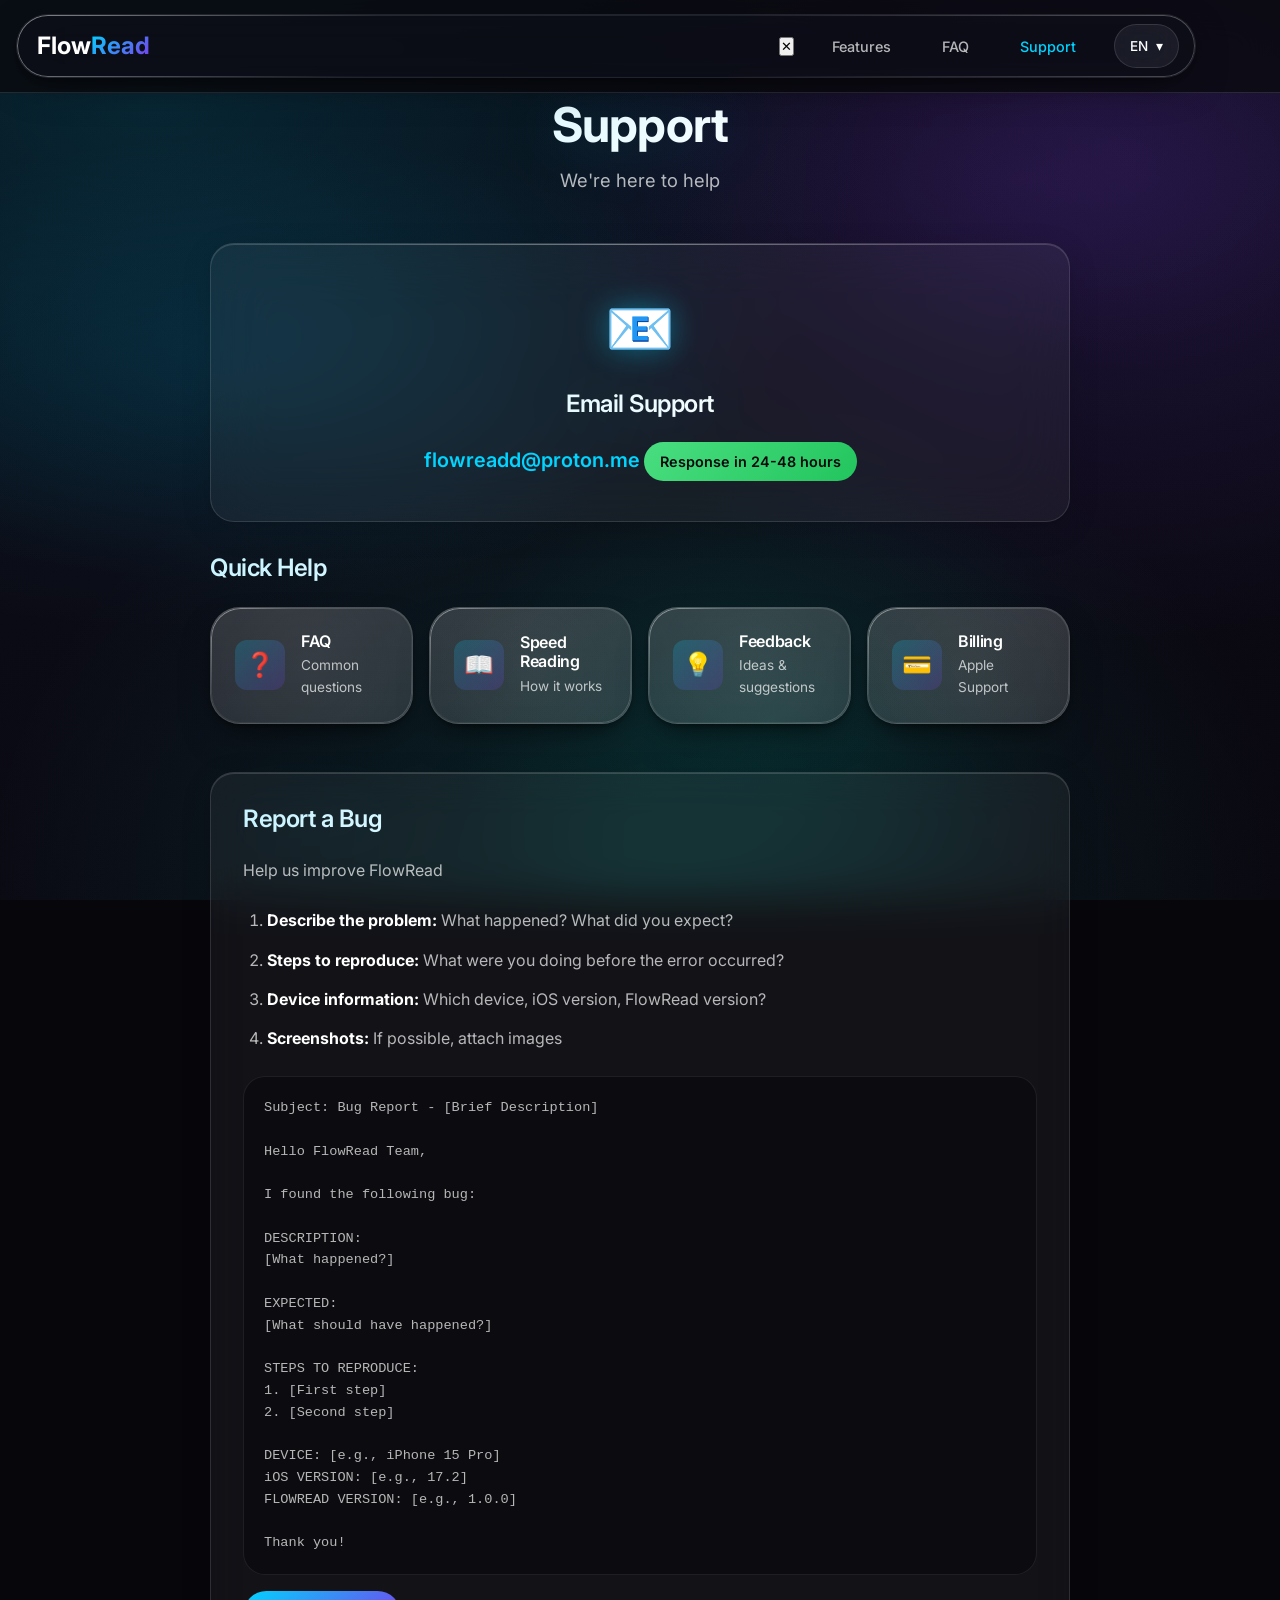
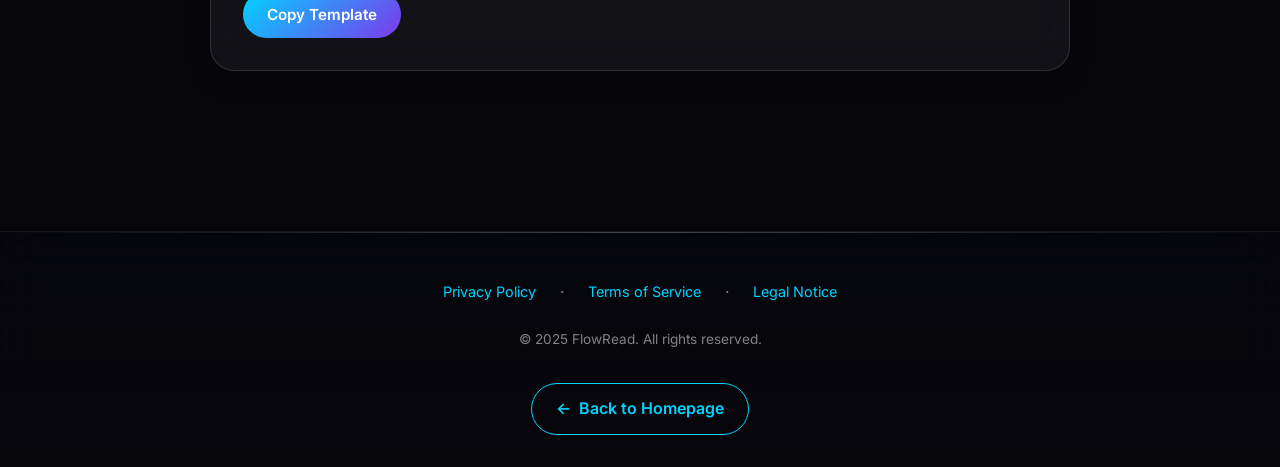
<file: support.html>
<!DOCTYPE html>
<html lang="de">
<head>
    <meta charset="UTF-8">
    <meta name="viewport" content="width=device-width, initial-scale=1.0, maximum-scale=5.0, viewport-fit=cover">
    <title>Support - FlowRead</title>
    <meta name="description" content="FlowRead Support - Get help with your Speed Reading app">
    <link rel="icon" type="image/png" href="icon.png">
    <link rel="preconnect" href="https://fonts.googleapis.com">
    <link rel="preconnect" href="https://fonts.gstatic.com" crossorigin>
    <link href="https://fonts.googleapis.com/css2?family=Inter:wght@300;400;500;600;700&display=swap" rel="stylesheet">
    <style>
        /* ===== CSS CUSTOM PROPERTIES ===== */
        :root {
            --font-primary: 'Inter', -apple-system, BlinkMacSystemFont, 'Segoe UI', Roboto, sans-serif;

            /* Liquid Glass Colors */
            --glass-bg: rgba(255, 255, 255, 0.05);
            --glass-bg-hover: rgba(255, 255, 255, 0.08);
            --glass-border: rgba(255, 255, 255, 0.12);
            --glass-border-hover: rgba(255, 255, 255, 0.2);
            --glass-glow: rgba(255, 255, 255, 0.1);

            /* Text Colors */
            --text-primary: #ffffff;
            --text-secondary: rgba(255, 255, 255, 0.7);
            --text-tertiary: rgba(255, 255, 255, 0.5);

            /* Accent Gradient */
            --accent-start: #00D4FF;
            --accent-mid: #00BCD4;
            --accent-end: #7C3AED;
            --accent-glow: rgba(0, 212, 255, 0.4);

            /* Transitions */
            --ease-smooth: cubic-bezier(0.25, 0.46, 0.45, 0.94);

            /* Shadows */
            --shadow-glass: 0 8px 32px rgba(0, 0, 0, 0.12), 0 2px 8px rgba(0, 0, 0, 0.06), inset 0 1px 0 rgba(255, 255, 255, 0.15);
            --shadow-glass-hover: 0 16px 48px rgba(0, 0, 0, 0.15), 0 4px 16px rgba(0, 0, 0, 0.08), inset 0 1px 0 rgba(255, 255, 255, 0.2);
            --shadow-glow: 0 0 40px var(--accent-glow);

            /* Safe Areas */
            --safe-top: env(safe-area-inset-top);
            --safe-bottom: env(safe-area-inset-bottom);
            --safe-left: env(safe-area-inset-left);
            --safe-right: env(safe-area-inset-right);
        }

        /* ===== RESET & BASE ===== */
        *, *::before, *::after {
            margin: 0;
            padding: 0;
            box-sizing: border-box;
        }

        html {
            scroll-behavior: smooth;
        }

        body {
            font-family: var(--font-primary);
            color: var(--text-primary);
            line-height: 1.6;
            font-weight: 400;
            overflow-x: hidden;
            background: #0a0a0f;
            min-height: 100vh;
            padding-left: var(--safe-left);
            padding-right: var(--safe-right);
        }

        /* ===== ANIMATED MESH GRADIENT BACKGROUND ===== */
        .mesh-gradient {
            position: fixed;
            top: 0;
            left: 0;
            width: 100%;
            height: 100%;
            z-index: -1;
            background: linear-gradient(135deg, #0a0a0f 0%, #0d0d14 100%);
        }

        .mesh-gradient::before {
            content: '';
            position: absolute;
            top: 0;
            left: 0;
            width: 100%;
            height: 100%;
            background:
                radial-gradient(ellipse 80% 50% at 20% 40%, rgba(0, 150, 200, 0.15) 0%, transparent 50%),
                radial-gradient(ellipse 60% 40% at 80% 20%, rgba(100, 50, 180, 0.12) 0%, transparent 50%),
                radial-gradient(ellipse 50% 60% at 60% 80%, rgba(0, 180, 160, 0.1) 0%, transparent 50%);
            animation: meshMove 20s ease-in-out infinite;
        }

        @keyframes meshMove {
            0%, 100% { transform: translate(0, 0) scale(1); }
            25% { transform: translate(2%, -2%) scale(1.02); }
            50% { transform: translate(-1%, 3%) scale(0.98); }
            75% { transform: translate(-2%, -1%) scale(1.01); }
        }

        /* ===== FLOATING PARTICLES ===== */
        .particles {
            position: fixed;
            top: 0;
            left: 0;
            width: 100%;
            height: 100%;
            pointer-events: none;
            z-index: 0;
            overflow: hidden;
        }

        .particle {
            position: absolute;
            width: 2px;
            height: 2px;
            background: rgba(255, 255, 255, 0.3);
            border-radius: 50%;
            opacity: 0;
            animation: float linear infinite backwards;
        }

        .particle.large {
            width: 3px;
            height: 3px;
            background: rgba(0, 212, 255, 0.4);
            box-shadow: 0 0 6px rgba(0, 212, 255, 0.3);
        }

        @keyframes float {
            0% { transform: translateY(100vh) rotate(0deg); opacity: 0; }
            10% { opacity: 1; }
            90% { opacity: 1; }
            100% { transform: translateY(-100vh) rotate(360deg); opacity: 0; }
        }

        /* ===== TYPOGRAPHY ===== */
        h1, h2, h3 {
            font-weight: 600;
            line-height: 1.2;
            letter-spacing: -0.02em;
        }

        h1 {
            font-size: clamp(2rem, 5vw, 3rem);
            font-weight: 700;
        }

        h2 {
            font-size: clamp(1.3rem, 3vw, 1.5rem);
            margin-bottom: 1rem;
        }

        h3 {
            font-size: clamp(1rem, 2vw, 1.2rem);
            margin-bottom: 0.5rem;
        }

        p {
            color: var(--text-secondary);
            font-size: clamp(0.95rem, 2vw, 1rem);
        }

        /* Gradient Text */
        .gradient-text {
            background: linear-gradient(135deg, var(--accent-start) 0%, #ffffff 50%, var(--accent-end) 100%);
            -webkit-background-clip: text;
            -webkit-text-fill-color: transparent;
            background-clip: text;
            background-size: 200% 200%;
            animation: gradientShift 8s ease infinite;
        }

        @keyframes gradientShift {
            0%, 100% { background-position: 0% 50%; }
            50% { background-position: 100% 50%; }
        }

        /* ===== HEADER ===== */
        header {
            position: fixed;
            top: 0;
            left: 0;
            right: 0;
            z-index: 1000;
            padding: 1rem 0;
            padding-top: calc(1rem + var(--safe-top));
            background: rgba(10, 10, 15, 0.8);
            backdrop-filter: blur(20px);
            -webkit-backdrop-filter: blur(20px);
            border-bottom: 1px solid var(--glass-border);
        }

        .header-content {
            max-width: 1200px;
            margin: 0 auto;
            padding: 0 1.25rem;
            display: flex;
            justify-content: space-between;
            align-items: center;
        }

        .logo {
            font-size: clamp(1.25rem, 3vw, 1.5rem);
            font-weight: 700;
            color: var(--text-primary);
            text-decoration: none;
            transition: all 0.3s var(--ease-smooth);
        }

        .logo span {
            background: linear-gradient(135deg, var(--accent-start), var(--accent-end));
            -webkit-background-clip: text;
            -webkit-text-fill-color: transparent;
            background-clip: text;
        }

        nav {
            display: flex;
            gap: 1.5rem;
            align-items: center;
        }

        nav a {
            color: var(--text-secondary);
            text-decoration: none;
            font-size: 0.9rem;
            font-weight: 500;
            padding: 0.5rem 0;
            transition: all 0.3s var(--ease-smooth);
        }

        nav a:hover, nav a.active {
            color: var(--accent-start);
        }

        /* ===== LANGUAGE DROPDOWN ===== */
        .lang-dropdown {
            position: relative;
        }

        .lang-btn {
            background: var(--glass-bg);
            backdrop-filter: blur(10px);
            border: 1px solid var(--glass-border);
            border-radius: 50px;
            padding: 0.5rem 1rem;
            color: var(--text-primary);
            cursor: pointer;
            font-size: 0.85rem;
            font-weight: 500;
            font-family: var(--font-primary);
            transition: all 0.3s var(--ease-smooth);
            display: flex;
            align-items: center;
            gap: 0.5rem;
            min-width: 44px;
            min-height: 44px;
        }

        .lang-btn:hover {
            background: var(--glass-bg-hover);
            border-color: var(--accent-start);
            box-shadow: var(--shadow-glow);
        }

        .lang-menu {
            position: absolute;
            top: 100%;
            right: 0;
            margin-top: 0.5rem;
            background: rgba(20, 20, 30, 0.95);
            backdrop-filter: blur(20px);
            border: 1px solid var(--glass-border);
            border-radius: 16px;
            padding: 0.5rem;
            min-width: 150px;
            opacity: 0;
            visibility: hidden;
            transform: translateY(-10px);
            transition: all 0.3s var(--ease-smooth);
            z-index: 1001;
        }

        .lang-menu.show {
            opacity: 1;
            visibility: visible;
            transform: translateY(0);
        }

        .lang-menu a {
            display: flex;
            align-items: center;
            gap: 0.75rem;
            padding: 0.75rem 1rem;
            color: var(--text-secondary);
            text-decoration: none;
            font-size: 0.9rem;
            border-radius: 10px;
            transition: all 0.2s var(--ease-smooth);
            cursor: pointer;
        }

        .lang-menu a:hover {
            background: var(--glass-bg-hover);
            color: var(--text-primary);
        }

        .lang-menu a.active {
            background: linear-gradient(135deg, rgba(0, 212, 255, 0.2), rgba(124, 58, 237, 0.2));
            color: var(--accent-start);
        }

        .mobile-menu-btn {
            display: none;
            background: none;
            border: none;
            color: var(--text-primary);
            font-size: 1.5rem;
            cursor: pointer;
            min-width: 44px;
            min-height: 44px;
        }

        /* ===== MAIN CONTENT ===== */
        main {
            max-width: 900px;
            margin: 0 auto;
            padding: calc(6rem + var(--safe-top)) 1.25rem 4rem;
            position: relative;
            z-index: 1;
        }

        /* ===== PAGE HEADER ===== */
        .page-header {
            text-align: center;
            margin-bottom: 3rem;
        }

        .page-header h1 {
            margin-bottom: 0.75rem;
        }

        .page-header .subtitle {
            color: var(--text-secondary);
            font-size: clamp(1rem, 2.5vw, 1.15rem);
        }

        /* ===== PRIMARY CONTACT CARD ===== */
        .primary-contact {
            background: var(--glass-bg);
            backdrop-filter: blur(30px);
            -webkit-backdrop-filter: blur(30px);
            border: 1px solid var(--glass-border);
            border-radius: 24px;
            padding: 2.5rem;
            text-align: center;
            margin-bottom: 2rem;
            box-shadow: var(--shadow-glass);
            position: relative;
            overflow: hidden;
        }

        .primary-contact::before {
            content: '';
            position: absolute;
            top: 0;
            left: 0;
            right: 0;
            height: 1px;
            background: linear-gradient(90deg, transparent, rgba(255, 255, 255, 0.3), transparent);
        }

        .primary-contact .icon {
            font-size: 3.5rem;
            margin-bottom: 1rem;
            filter: drop-shadow(0 0 15px var(--accent-glow));
        }

        .primary-contact h2 {
            margin-bottom: 0.5rem;
        }

        .primary-contact a {
            color: var(--accent-start);
            text-decoration: none;
            font-size: 1.25rem;
            font-weight: 600;
            transition: all 0.3s var(--ease-smooth);
        }

        .primary-contact a:hover {
            text-shadow: 0 0 20px var(--accent-glow);
        }

        .response-badge {
            display: inline-block;
            background: linear-gradient(135deg, #4ade80, #22c55e);
            color: #0a0a0f;
            padding: 0.5rem 1rem;
            border-radius: 50px;
            font-size: 0.9rem;
            font-weight: 600;
            margin-top: 1rem;
        }

        /* ===== QUICK HELP GRID ===== */
        .section-title {
            margin-bottom: 1.5rem;
        }

        .support-grid {
            display: grid;
            grid-template-columns: repeat(auto-fit, minmax(200px, 1fr));
            gap: 1rem;
            margin-bottom: 3rem;
        }

        .support-card {
            background: var(--glass-bg);
            backdrop-filter: blur(20px);
            -webkit-backdrop-filter: blur(20px);
            border: 1px solid var(--glass-border);
            border-radius: 16px;
            padding: 1.5rem;
            text-decoration: none;
            color: var(--text-primary);
            transition: all 0.4s var(--ease-smooth);
            display: flex;
            align-items: center;
            gap: 1rem;
        }

        .support-card:hover {
            transform: translateY(-4px);
            border-color: var(--accent-start);
            box-shadow: 0 0 30px var(--accent-glow);
        }

        .support-card:active {
            transform: scale(0.98);
        }

        .support-card .card-icon {
            width: 50px;
            height: 50px;
            background: linear-gradient(135deg, rgba(0, 212, 255, 0.2), rgba(124, 58, 237, 0.2));
            border-radius: 12px;
            display: flex;
            align-items: center;
            justify-content: center;
            font-size: 1.5rem;
            flex-shrink: 0;
        }

        .support-card .card-text h3 {
            margin-bottom: 0.25rem;
            font-size: 1rem;
        }

        .support-card .card-text p {
            font-size: 0.85rem;
            margin: 0;
        }

        /* ===== BUG REPORT SECTION ===== */
        .bug-report {
            background: var(--glass-bg);
            backdrop-filter: blur(20px);
            -webkit-backdrop-filter: blur(20px);
            border: 1px solid var(--glass-border);
            border-radius: 24px;
            padding: 2rem;
            margin-bottom: 2rem;
            box-shadow: var(--shadow-glass);
        }

        .bug-report h2 {
            margin-bottom: 1.5rem;
        }

        .bug-report ol {
            margin-left: 1.5rem;
            color: var(--text-secondary);
        }

        .bug-report li {
            margin-bottom: 0.75rem;
            line-height: 1.7;
        }

        .bug-report strong {
            color: var(--text-primary);
        }

        .template-box {
            background: rgba(0, 0, 0, 0.3);
            border: 1px solid var(--glass-border);
            border-radius: 12px;
            padding: 1.25rem;
            margin-top: 1.5rem;
            font-family: 'SF Mono', Monaco, 'Courier New', monospace;
            font-size: 0.85rem;
            color: var(--text-secondary);
            white-space: pre-wrap;
            overflow-x: auto;
            line-height: 1.6;
        }

        .copy-btn {
            background: linear-gradient(135deg, var(--accent-start), var(--accent-end));
            color: #ffffff;
            border: none;
            padding: 0.875rem 1.5rem;
            border-radius: 50px;
            cursor: pointer;
            font-weight: 600;
            font-size: 0.95rem;
            font-family: var(--font-primary);
            margin-top: 1rem;
            transition: all 0.3s var(--ease-smooth);
            min-height: 44px;
        }

        .copy-btn:hover {
            transform: translateY(-2px);
            box-shadow: 0 0 30px var(--accent-glow);
        }

        .copy-btn:active {
            transform: scale(0.98);
        }

        /* ===== FOOTER ===== */
        footer {
            background: rgba(10, 10, 15, 0.8);
            backdrop-filter: blur(20px);
            -webkit-backdrop-filter: blur(20px);
            border-top: 1px solid var(--glass-border);
            padding: 3rem 1.25rem calc(2rem + var(--safe-bottom));
            margin-top: 4rem;
            position: relative;
            z-index: 1;
        }

        .footer-content {
            max-width: 1200px;
            margin: 0 auto;
            text-align: center;
        }

        .footer-links {
            display: flex;
            justify-content: center;
            gap: 1.5rem;
            flex-wrap: wrap;
            margin-bottom: 1.5rem;
        }

        .footer-links a {
            color: var(--text-secondary);
            text-decoration: none;
            font-size: 0.9rem;
            transition: all 0.3s var(--ease-smooth);
        }

        .footer-links a:hover {
            color: var(--accent-start);
        }

        .footer-links .separator {
            color: var(--text-tertiary);
        }

        .footer-bottom p {
            font-size: 0.85rem;
            color: var(--text-tertiary);
            margin-bottom: 1rem;
        }

        .footer-content a {
            color: var(--accent-start);
            text-decoration: none;
            transition: all 0.3s var(--ease-smooth);
        }

        .footer-content a:hover {
            text-shadow: 0 0 10px var(--accent-glow);
        }

        .back-link {
            display: inline-flex;
            align-items: center;
            gap: 0.5rem;
            margin-top: 1rem;
            color: var(--accent-start);
            text-decoration: none;
            padding: 0.75rem 1.5rem;
            border: 1px solid var(--accent-start);
            border-radius: 50px;
            font-weight: 600;
            transition: all 0.3s var(--ease-smooth);
            min-height: 44px;
        }

        .back-link:hover {
            background: linear-gradient(135deg, var(--accent-start), var(--accent-end));
            color: #ffffff;
            border-color: transparent;
            box-shadow: 0 0 30px var(--accent-glow);
        }

        /* ===== SCROLL ANIMATIONS ===== */
        .reveal {
            opacity: 0;
            transform: translateY(30px);
            transition: all 0.6s var(--ease-smooth);
        }

        .reveal.visible {
            opacity: 1;
            transform: translateY(0);
        }

        /* ===== LANGUAGE SWITCHING ===== */
        .lang-de, .lang-en, .lang-fr, .lang-es, .lang-it { display: none; }
        [data-lang="de"] .lang-de { display: block; }
        [data-lang="en"] .lang-en { display: block; }
        [data-lang="fr"] .lang-fr { display: block; }
        [data-lang="es"] .lang-es { display: block; }
        [data-lang="it"] .lang-it { display: block; }

        .lang-de-inline, .lang-en-inline, .lang-fr-inline, .lang-es-inline, .lang-it-inline { display: none; }
        [data-lang="de"] .lang-de-inline { display: inline; }
        [data-lang="en"] .lang-en-inline { display: inline; }
        [data-lang="fr"] .lang-fr-inline { display: inline; }
        [data-lang="es"] .lang-es-inline { display: inline; }
        [data-lang="it"] .lang-it-inline { display: inline; }

        /* ===== RESPONSIVE ===== */
        @media (max-width: 768px) {
            .mobile-menu-btn {
                display: flex;
                align-items: center;
                justify-content: center;
            }

            nav {
                position: fixed;
                top: calc(4.5rem + var(--safe-top));
                left: 0.75rem;
                right: 0.75rem;
                bottom: auto;
                max-height: calc(100vh - 5.5rem - var(--safe-top) - var(--safe-bottom));
                background: rgba(10, 10, 15, 0.12);
                backdrop-filter: blur(12px);
                -webkit-backdrop-filter: blur(12px);
                flex-direction: column;
                justify-content: flex-start;
                padding: 1.25rem;
                gap: 1rem;
                border-radius: 30px;
                overflow-y: auto;
                overscroll-behavior: contain;
                -webkit-overflow-scrolling: touch;
                opacity: 0;
                transform: translateY(-8px);
                pointer-events: none;
                transition: opacity 0.35s var(--ease-smooth), transform 0.35s var(--ease-smooth);
                z-index: 999;
            }

            nav.active {
                opacity: 1;
                transform: translateY(0);
                pointer-events: all;
            }

            .header-content:has(nav.active) .mobile-menu-btn {
                font-size: 0;
            }

            .header-content:has(nav.active) .mobile-menu-btn::before {
                content: "\2715";
                font-size: 1.5rem;
            }

            nav a {
                font-size: 1.25rem;
            }

            nav .lang-dropdown {
                margin-top: 1rem;
            }

            nav .lang-menu {
                position: fixed;
                top: 50%;
                left: 50%;
                right: auto;
                transform: translate(-50%, -50%) translateY(-10px);
                margin-top: 0;
            }

            nav .lang-menu.show {
                transform: translate(-50%, -50%) translateY(0);
            }

            .close-menu-btn {
                position: absolute;
                top: calc(1rem + var(--safe-top));
                right: 1.25rem;
                background: none;
                border: none;
                color: var(--text-primary);
                font-size: 2rem;
                cursor: pointer;
                width: 44px;
                height: 44px;
            }

            main {
                padding-top: calc(5rem + var(--safe-top));
            }

            .primary-contact {
                padding: 2rem 1.5rem;
            }

            .support-grid {
                grid-template-columns: 1fr;
            }

            .bug-report {
                padding: 1.5rem;
            }

            .template-box {
                font-size: 0.8rem;
                padding: 1rem;
            }

            .footer-links {
                flex-direction: column;
                gap: 0.75rem;
            }

            .footer-links .separator {
                display: none;
            }
        }

        /* Touch device optimization */
        @media (hover: none) {
            .support-card:hover {
                transform: none;
                border-color: var(--glass-border);
                box-shadow: none;
            }
        }

        /* ===== REDUCED MOTION ===== */
        @media (prefers-reduced-motion: reduce) {
            *, *::before, *::after {
                animation-duration: 0.01ms !important;
                animation-iteration-count: 1 !important;
                transition-duration: 0.01ms !important;
            }

            .reveal {
                opacity: 1;
                transform: none;
            }
        }
    </style>
    <link rel="stylesheet" href="liquid-glass.css">
</head>
<body data-lang="de">
    <!-- Animated Mesh Gradient Background -->
    <div class="mesh-gradient"></div>

    <!-- Floating Particles -->
    <div class="particles" id="particles"></div>

    <!-- Header -->
    <header>
        <div class="header-content">
            <a href="index.html" class="logo">Flow<span>Read</span></a>
            <button class="mobile-menu-btn" onclick="toggleMenu()" aria-label="Menu">&#9776;</button>
            <nav id="nav">
                <button class="close-menu-btn" onclick="closeMenu()" aria-label="Close">&#10005;</button>
                <a href="index.html#features" onclick="closeMenu()">Features</a>
                <a href="faq.html" onclick="closeMenu()">FAQ</a>
                <a href="https://flowread.xyz/support" class="active" onclick="closeMenu()">Support</a>
                <div class="lang-dropdown">
                    <button class="lang-btn" onclick="toggleLangMenu()">
                        <span class="current-lang">DE</span>
                        <span>&#9662;</span>
                    </button>
                    <div class="lang-menu" id="langMenu">
                        <a onclick="setLanguage('de')" data-lang="de">Deutsch</a>
                        <a onclick="setLanguage('en')" data-lang="en">English</a>
                        <a onclick="setLanguage('fr')" data-lang="fr">Francais</a>
                        <a onclick="setLanguage('es')" data-lang="es">Espanol</a>
                        <a onclick="setLanguage('it')" data-lang="it">Italiano</a>
                    </div>
                </div>
            </nav>
        </div>
    </header>

    <main>
        <!-- Page Header -->
        <div class="page-header reveal">
            <h1 class="gradient-text">
                <span class="lang-de">Support</span>
                <span class="lang-en">Support</span>
                <span class="lang-fr">Support</span>
                <span class="lang-es">Soporte</span>
                <span class="lang-it">Supporto</span>
            </h1>
            <p class="subtitle">
                <span class="lang-de">Wir helfen dir gerne weiter</span>
                <span class="lang-en">We're here to help</span>
                <span class="lang-fr">Nous sommes la pour vous aider</span>
                <span class="lang-es">Estamos aqui para ayudarte</span>
                <span class="lang-it">Siamo qui per aiutarti</span>
            </p>
        </div>

        <!-- German Content -->
        <div class="lang-de">
            <!-- Primary Contact -->
            <div class="primary-contact reveal">
                <div class="icon">&#128231;</div>
                <h2 class="gradient-text">E-Mail Support</h2>
                <a href="mailto:flowreadd@proton.me">flowreadd@proton.me</a>
                <div class="response-badge">Antwort in 24-48 Stunden</div>
            </div>

            <!-- Quick Help -->
            <h2 class="section-title gradient-text reveal">Schnelle Hilfe</h2>
            <div class="support-grid reveal">
                <a href="faq.html" class="support-card">
                    <div class="card-icon">&#10067;</div>
                    <div class="card-text">
                        <h3>FAQ</h3>
                        <p>Haufige Fragen</p>
                    </div>
                </a>
                <a href="faq.html#speed-reading" class="support-card">
                    <div class="card-icon">&#128214;</div>
                    <div class="card-text">
                        <h3>Speed Reading</h3>
                        <p>So funktioniert's</p>
                    </div>
                </a>
                <a href="mailto:flowreadd@proton.me" class="support-card">
                    <div class="card-icon">&#128161;</div>
                    <div class="card-text">
                        <h3>Feedback</h3>
                        <p>Ideen & Vorschlage</p>
                    </div>
                </a>
                <a href="https://support.apple.com/de-de/billing" class="support-card" target="_blank" rel="noopener">
                    <div class="card-icon">&#128179;</div>
                    <div class="card-text">
                        <h3>Zahlung</h3>
                        <p>Apple Support</p>
                    </div>
                </a>
            </div>

            <!-- Bug Report -->
            <div class="bug-report reveal">
                <h2 class="gradient-text">Bug melden</h2>
                <p style="margin-bottom: 1.5rem;">Hilf uns, FlowRead zu verbessern</p>
                <ol>
                    <li><strong>Beschreibe das Problem:</strong> Was ist passiert? Was hast du erwartet?</li>
                    <li><strong>Schritte zur Reproduktion:</strong> Was hast du gemacht, bevor der Fehler auftrat?</li>
                    <li><strong>Gerateinformationen:</strong> Welches Gerat, iOS-Version, FlowRead-Version?</li>
                    <li><strong>Screenshots:</strong> Wenn moglich, fuge Bilder bei</li>
                </ol>
                <div class="template-box" id="template-de">Betreff: Bug-Report - [Kurze Beschreibung]

Hallo FlowRead-Team,

ich habe folgenden Fehler gefunden:

BESCHREIBUNG:
[Was ist passiert?]

ERWARTET:
[Was hatte passieren sollen?]

SCHRITTE ZUR REPRODUKTION:
1. [Erster Schritt]
2. [Zweiter Schritt]

GERAT: [z.B. iPhone 15 Pro]
iOS-VERSION: [z.B. 17.2]
FLOWREAD-VERSION: [z.B. 1.0.0]

Vielen Dank!</div>
                <button class="copy-btn" onclick="copyTemplate('de')">Vorlage kopieren</button>
            </div>
        </div>

        <!-- English Content -->
        <div class="lang-en">
            <!-- Primary Contact -->
            <div class="primary-contact reveal">
                <div class="icon">&#128231;</div>
                <h2 class="gradient-text">Email Support</h2>
                <a href="mailto:flowreadd@proton.me">flowreadd@proton.me</a>
                <div class="response-badge">Response in 24-48 hours</div>
            </div>

            <!-- Quick Help -->
            <h2 class="section-title gradient-text reveal">Quick Help</h2>
            <div class="support-grid reveal">
                <a href="faq.html" class="support-card">
                    <div class="card-icon">&#10067;</div>
                    <div class="card-text">
                        <h3>FAQ</h3>
                        <p>Common questions</p>
                    </div>
                </a>
                <a href="faq.html#speed-reading" class="support-card">
                    <div class="card-icon">&#128214;</div>
                    <div class="card-text">
                        <h3>Speed Reading</h3>
                        <p>How it works</p>
                    </div>
                </a>
                <a href="mailto:flowreadd@proton.me" class="support-card">
                    <div class="card-icon">&#128161;</div>
                    <div class="card-text">
                        <h3>Feedback</h3>
                        <p>Ideas & suggestions</p>
                    </div>
                </a>
                <a href="https://support.apple.com/billing" class="support-card" target="_blank" rel="noopener">
                    <div class="card-icon">&#128179;</div>
                    <div class="card-text">
                        <h3>Billing</h3>
                        <p>Apple Support</p>
                    </div>
                </a>
            </div>

            <!-- Bug Report -->
            <div class="bug-report reveal">
                <h2 class="gradient-text">Report a Bug</h2>
                <p style="margin-bottom: 1.5rem;">Help us improve FlowRead</p>
                <ol>
                    <li><strong>Describe the problem:</strong> What happened? What did you expect?</li>
                    <li><strong>Steps to reproduce:</strong> What were you doing before the error occurred?</li>
                    <li><strong>Device information:</strong> Which device, iOS version, FlowRead version?</li>
                    <li><strong>Screenshots:</strong> If possible, attach images</li>
                </ol>
                <div class="template-box" id="template-en">Subject: Bug Report - [Brief Description]

Hello FlowRead Team,

I found the following bug:

DESCRIPTION:
[What happened?]

EXPECTED:
[What should have happened?]

STEPS TO REPRODUCE:
1. [First step]
2. [Second step]

DEVICE: [e.g., iPhone 15 Pro]
iOS VERSION: [e.g., 17.2]
FLOWREAD VERSION: [e.g., 1.0.0]

Thank you!</div>
                <button class="copy-btn" onclick="copyTemplate('en')">Copy Template</button>
            </div>
        </div>

        <!-- French Content -->
        <div class="lang-fr">
            <!-- Primary Contact -->
            <div class="primary-contact reveal">
                <div class="icon">&#128231;</div>
                <h2 class="gradient-text">E-mail Support</h2>
                <a href="mailto:flowreadd@proton.me">flowreadd@proton.me</a>
                <div class="response-badge">Reponse sous 24-48 heures</div>
            </div>

            <!-- Quick Help -->
            <h2 class="section-title gradient-text reveal">Aide rapide</h2>
            <div class="support-grid reveal">
                <a href="faq.html" class="support-card">
                    <div class="card-icon">&#10067;</div>
                    <div class="card-text">
                        <h3>FAQ</h3>
                        <p>Questions frequentes</p>
                    </div>
                </a>
                <a href="faq.html#speed-reading" class="support-card">
                    <div class="card-icon">&#128214;</div>
                    <div class="card-text">
                        <h3>Lecture rapide</h3>
                        <p>Comment ca marche</p>
                    </div>
                </a>
                <a href="mailto:flowreadd@proton.me" class="support-card">
                    <div class="card-icon">&#128161;</div>
                    <div class="card-text">
                        <h3>Commentaires</h3>
                        <p>Idees et suggestions</p>
                    </div>
                </a>
                <a href="https://support.apple.com/fr-fr/billing" class="support-card" target="_blank" rel="noopener">
                    <div class="card-icon">&#128179;</div>
                    <div class="card-text">
                        <h3>Paiement</h3>
                        <p>Support Apple</p>
                    </div>
                </a>
            </div>

            <!-- Bug Report -->
            <div class="bug-report reveal">
                <h2 class="gradient-text">Signaler un bug</h2>
                <p style="margin-bottom: 1.5rem;">Aidez-nous a ameliorer FlowRead</p>
                <ol>
                    <li><strong>Decrivez le probleme:</strong> Que s'est-il passe? Qu'attendiez-vous?</li>
                    <li><strong>Etapes pour reproduire:</strong> Que faisiez-vous avant que l'erreur ne se produise?</li>
                    <li><strong>Informations appareil:</strong> Quel appareil, version iOS, version FlowRead?</li>
                    <li><strong>Captures d'ecran:</strong> Si possible, joignez des images</li>
                </ol>
                <div class="template-box" id="template-fr">Objet: Rapport de bug - [Breve description]

Bonjour equipe FlowRead,

J'ai trouve le bug suivant:

DESCRIPTION:
[Que s'est-il passe?]

ATTENDU:
[Que devait-il se passer?]

ETAPES POUR REPRODUIRE:
1. [Premiere etape]
2. [Deuxieme etape]

APPAREIL: [ex: iPhone 15 Pro]
VERSION iOS: [ex: 17.2]
VERSION FLOWREAD: [ex: 1.0.0]

Merci!</div>
                <button class="copy-btn" onclick="copyTemplate('fr')">Copier le modele</button>
            </div>
        </div>

        <!-- Spanish Content -->
        <div class="lang-es">
            <!-- Primary Contact -->
            <div class="primary-contact reveal">
                <div class="icon">&#128231;</div>
                <h2 class="gradient-text">Soporte por correo</h2>
                <a href="mailto:flowreadd@proton.me">flowreadd@proton.me</a>
                <div class="response-badge">Respuesta en 24-48 horas</div>
            </div>

            <!-- Quick Help -->
            <h2 class="section-title gradient-text reveal">Ayuda rapida</h2>
            <div class="support-grid reveal">
                <a href="faq.html" class="support-card">
                    <div class="card-icon">&#10067;</div>
                    <div class="card-text">
                        <h3>FAQ</h3>
                        <p>Preguntas frecuentes</p>
                    </div>
                </a>
                <a href="faq.html#speed-reading" class="support-card">
                    <div class="card-icon">&#128214;</div>
                    <div class="card-text">
                        <h3>Lectura rapida</h3>
                        <p>Como funciona</p>
                    </div>
                </a>
                <a href="mailto:flowreadd@proton.me" class="support-card">
                    <div class="card-icon">&#128161;</div>
                    <div class="card-text">
                        <h3>Comentarios</h3>
                        <p>Ideas y sugerencias</p>
                    </div>
                </a>
                <a href="https://support.apple.com/es-es/billing" class="support-card" target="_blank" rel="noopener">
                    <div class="card-icon">&#128179;</div>
                    <div class="card-text">
                        <h3>Pago</h3>
                        <p>Soporte Apple</p>
                    </div>
                </a>
            </div>

            <!-- Bug Report -->
            <div class="bug-report reveal">
                <h2 class="gradient-text">Reportar error</h2>
                <p style="margin-bottom: 1.5rem;">Ayudanos a mejorar FlowRead</p>
                <ol>
                    <li><strong>Describe el problema:</strong> Que paso? Que esperabas?</li>
                    <li><strong>Pasos para reproducir:</strong> Que estabas haciendo antes de que ocurriera el error?</li>
                    <li><strong>Informacion del dispositivo:</strong> Que dispositivo, version de iOS, version de FlowRead?</li>
                    <li><strong>Capturas de pantalla:</strong> Si es posible, adjunta imagenes</li>
                </ol>
                <div class="template-box" id="template-es">Asunto: Reporte de error - [Breve descripcion]

Hola equipo FlowRead,

He encontrado el siguiente error:

DESCRIPCION:
[Que paso?]

ESPERADO:
[Que deberia haber pasado?]

PASOS PARA REPRODUCIR:
1. [Primer paso]
2. [Segundo paso]

DISPOSITIVO: [ej: iPhone 15 Pro]
VERSION iOS: [ej: 17.2]
VERSION FLOWREAD: [ej: 1.0.0]

Gracias!</div>
                <button class="copy-btn" onclick="copyTemplate('es')">Copiar plantilla</button>
            </div>
        </div>

        <!-- Italian Content -->
        <div class="lang-it">
            <!-- Primary Contact -->
            <div class="primary-contact reveal">
                <div class="icon">&#128231;</div>
                <h2 class="gradient-text">Supporto e-mail</h2>
                <a href="mailto:flowreadd@proton.me">flowreadd@proton.me</a>
                <div class="response-badge">Risposta in 24-48 ore</div>
            </div>

            <!-- Quick Help -->
            <h2 class="section-title gradient-text reveal">Aiuto rapido</h2>
            <div class="support-grid reveal">
                <a href="faq.html" class="support-card">
                    <div class="card-icon">&#10067;</div>
                    <div class="card-text">
                        <h3>FAQ</h3>
                        <p>Domande frequenti</p>
                    </div>
                </a>
                <a href="faq.html#speed-reading" class="support-card">
                    <div class="card-icon">&#128214;</div>
                    <div class="card-text">
                        <h3>Lettura veloce</h3>
                        <p>Come funziona</p>
                    </div>
                </a>
                <a href="mailto:flowreadd@proton.me" class="support-card">
                    <div class="card-icon">&#128161;</div>
                    <div class="card-text">
                        <h3>Feedback</h3>
                        <p>Idee e suggerimenti</p>
                    </div>
                </a>
                <a href="https://support.apple.com/it-it/billing" class="support-card" target="_blank" rel="noopener">
                    <div class="card-icon">&#128179;</div>
                    <div class="card-text">
                        <h3>Pagamento</h3>
                        <p>Supporto Apple</p>
                    </div>
                </a>
            </div>

            <!-- Bug Report -->
            <div class="bug-report reveal">
                <h2 class="gradient-text">Segnala bug</h2>
                <p style="margin-bottom: 1.5rem;">Aiutaci a migliorare FlowRead</p>
                <ol>
                    <li><strong>Descrivi il problema:</strong> Cosa e successo? Cosa ti aspettavi?</li>
                    <li><strong>Passaggi per riprodurre:</strong> Cosa stavi facendo prima che si verificasse l'errore?</li>
                    <li><strong>Informazioni dispositivo:</strong> Quale dispositivo, versione iOS, versione FlowRead?</li>
                    <li><strong>Screenshot:</strong> Se possibile, allega immagini</li>
                </ol>
                <div class="template-box" id="template-it">Oggetto: Segnalazione bug - [Breve descrizione]

Ciao team FlowRead,

Ho trovato il seguente bug:

DESCRIZIONE:
[Cosa e successo?]

ATTESO:
[Cosa sarebbe dovuto succedere?]

PASSAGGI PER RIPRODURRE:
1. [Primo passaggio]
2. [Secondo passaggio]

DISPOSITIVO: [es: iPhone 15 Pro]
VERSIONE iOS: [es: 17.2]
VERSIONE FLOWREAD: [es: 1.0.0]

Grazie!</div>
                <button class="copy-btn" onclick="copyTemplate('it')">Copia modello</button>
            </div>
        </div>
    </main>

    <!-- Footer -->
    <footer>
        <div class="footer-content">
            <div class="footer-links">
                <a href="datenschutz.html">
                    <span class="lang-de-inline">Datenschutz</span>
                    <span class="lang-en-inline">Privacy Policy</span>
                    <span class="lang-fr-inline">Confidentialite</span>
                    <span class="lang-es-inline">Privacidad</span>
                    <span class="lang-it-inline">Privacy</span>
                </a>
                <span class="separator">&middot;</span>
                <a href="nutzungsbedingungen.html">
                    <span class="lang-de-inline">AGB</span>
                    <span class="lang-en-inline">Terms of Service</span>
                    <span class="lang-fr-inline">CGU</span>
                    <span class="lang-es-inline">Terminos</span>
                    <span class="lang-it-inline">Termini</span>
                </a>
                <span class="separator">&middot;</span>
                <a href="impressum.html">
                    <span class="lang-de-inline">Impressum</span>
                    <span class="lang-en-inline">Legal Notice</span>
                    <span class="lang-fr-inline">Mentions legales</span>
                    <span class="lang-es-inline">Aviso legal</span>
                    <span class="lang-it-inline">Note legali</span>
                </a>
            </div>
            <div class="footer-bottom">
                <p>&copy; 2025 FlowRead.
                    <span class="lang-de-inline">Alle Rechte vorbehalten.</span>
                    <span class="lang-en-inline">All rights reserved.</span>
                    <span class="lang-fr-inline">Tous droits reserves.</span>
                    <span class="lang-es-inline">Todos los derechos reservados.</span>
                    <span class="lang-it-inline">Tutti i diritti riservati.</span>
                </p>
            </div>
            <a href="index.html" class="back-link">
                <span>&#8592;</span>
                <span class="lang-de-inline">Zuruck zur Startseite</span>
                <span class="lang-en-inline">Back to Homepage</span>
                <span class="lang-fr-inline">Retour a l'accueil</span>
                <span class="lang-es-inline">Volver al inicio</span>
                <span class="lang-it-inline">Torna alla home</span>
            </a>
        </div>
    </footer>

    <script>
        // ===== LANGUAGE SWITCHING =====
        function setLanguage(lang) {
            document.body.setAttribute('data-lang', lang);
            document.documentElement.lang = lang;
            localStorage.setItem('flowread-lang', lang);
            document.querySelector('.current-lang').textContent = lang.toUpperCase();
            updateActiveLanguage(lang);
            closeLangMenu();
        }

        function toggleLangMenu() {
            document.getElementById('langMenu').classList.toggle('show');
        }

        function closeLangMenu() {
            document.getElementById('langMenu').classList.remove('show');
        }

        function updateActiveLanguage(lang) {
            document.querySelectorAll('.lang-menu a').forEach(a => {
                a.classList.remove('active');
                if (a.getAttribute('data-lang') === lang) {
                    a.classList.add('active');
                }
            });
        }

        // Close menu when clicking outside
        document.addEventListener('click', function(e) {
            if (!e.target.closest('.lang-dropdown')) {
                closeLangMenu();
            }
        });

        // Load saved language
        const savedLang = localStorage.getItem('flowread-lang') || 'de';
        document.body.setAttribute('data-lang', savedLang);
        document.documentElement.lang = savedLang;
        document.querySelector('.current-lang').textContent = savedLang.toUpperCase();
        updateActiveLanguage(savedLang);

        // ===== MOBILE MENU =====
        function toggleMenu() {
            document.getElementById('nav').classList.toggle('active');
        }

        function closeMenu() {
            document.getElementById('nav').classList.remove('active');
        }

        // ===== COPY TEMPLATE =====
        function copyTemplate(lang) {
            const template = document.getElementById('template-' + lang).textContent;
            navigator.clipboard.writeText(template).then(() => {
                const btn = event.target;
                const originalText = btn.textContent;
                const copiedTexts = {
                    'de': 'Kopiert!',
                    'en': 'Copied!',
                    'fr': 'Copie!',
                    'es': 'Copiado!',
                    'it': 'Copiato!'
                };
                btn.textContent = copiedTexts[lang] || 'Copied!';
                setTimeout(() => {
                    btn.textContent = originalText;
                }, 2000);
            });
        }

        // ===== SCROLL REVEAL ANIMATIONS =====
        const revealElements = document.querySelectorAll('.reveal');

        const revealObserver = new IntersectionObserver((entries) => {
            entries.forEach(entry => {
                if (entry.isIntersecting) {
                    entry.target.classList.add('visible');
                }
            });
        }, {
            threshold: 0.1,
            rootMargin: '0px 0px -30px 0px'
        });

        revealElements.forEach(el => revealObserver.observe(el));

        // ===== FLOATING PARTICLES =====
        function createParticles() {
            const container = document.getElementById('particles');
            const isMobile = window.innerWidth < 768;
            const particleCount = isMobile ? 12 : 20;

            for (let i = 0; i < particleCount; i++) {
                const particle = document.createElement('div');
                particle.className = 'particle' + (Math.random() > 0.85 ? ' large' : '');
                particle.style.left = Math.random() * 100 + '%';
                particle.style.animationDuration = (20 + Math.random() * 25) + 's';
                particle.style.animationDelay = Math.random() * 20 + 's';
                container.appendChild(particle);
            }
        }

        if (!window.matchMedia('(prefers-reduced-motion: reduce)').matches) {
            createParticles();
        }
    </script>
    <script src="liquid-glass.js" defer></script>
</body>
</html>
</file>
<file: liquid-glass.css>
/* ============================================================
   FlowRead · Liquid Glass Overlay
   Apple-inspired "Liquid Glass" material applied across all pages.
   This file is loaded AFTER each page's inline <style> block, so
   it intentionally overrides the baseline glass morphism with
   richer refraction, specular highlights and spring motion.
   ============================================================ */

:root {
    /* Liquid Glass materials — thin / regular / thick */
    --lg-thin-bg: rgba(255, 255, 255, 0.045);
    --lg-regular-bg: rgba(255, 255, 255, 0.07);
    --lg-thick-bg: rgba(255, 255, 255, 0.11);
    --lg-tint: rgba(180, 220, 255, 0.04);

    /* Borders: a bright top edge and a soft body edge (specular) */
    --lg-edge-bright: rgba(255, 255, 255, 0.55);
    --lg-edge-dim: rgba(255, 255, 255, 0.06);
    --lg-border: rgba(255, 255, 255, 0.14);
    --lg-border-strong: rgba(255, 255, 255, 0.28);

    /* Shadows — soft ambient + contact + inner highlights */
    --lg-shadow: 0 1px 0 rgba(255, 255, 255, 0.08) inset,
                 0 0 0 1px rgba(255, 255, 255, 0.04) inset,
                 0 18px 40px -16px rgba(0, 0, 0, 0.55),
                 0 8px 20px -10px rgba(0, 0, 0, 0.45),
                 0 2px 4px rgba(0, 0, 0, 0.25);
    --lg-shadow-raised: 0 1px 0 rgba(255, 255, 255, 0.12) inset,
                        0 0 0 1px rgba(255, 255, 255, 0.06) inset,
                        0 28px 60px -20px rgba(0, 0, 0, 0.6),
                        0 12px 28px -12px rgba(0, 0, 0, 0.45),
                        0 0 0 1px rgba(255, 255, 255, 0.04);
    --lg-glow: 0 0 60px rgba(0, 212, 255, 0.25),
               0 0 120px rgba(124, 58, 237, 0.18);

    /* Motion — Apple-style spring easings */
    --lg-spring: cubic-bezier(0.22, 1, 0.36, 1);
    --lg-spring-soft: cubic-bezier(0.32, 0.72, 0, 1);
    --lg-bounce: cubic-bezier(0.34, 1.56, 0.64, 1);

    /* Continuous corner radii (squircle feel) */
    --lg-radius-sm: 14px;
    --lg-radius-md: 22px;
    --lg-radius-lg: 30px;
    --lg-radius-xl: 40px;
    --lg-radius-pill: 999px;

    /* Mouse spotlight — set by JS, fallback keeps glass tasteful */
    --lg-mx: 50%;
    --lg-my: 50%;
}

/* ================= Global refinements ================= */
html {
    scroll-behavior: smooth;
}

body {
    -webkit-font-smoothing: antialiased;
    -moz-osx-font-smoothing: grayscale;
    text-rendering: optimizeLegibility;
    background: #06060b;
}

/* ================= Living background ================= */
/* Slightly richer, more alive mesh with an extra soft blob
   that drifts independently — feels like light through glass. */
.mesh-gradient {
    background:
        radial-gradient(1200px 900px at 12% 10%, rgba(0, 175, 220, 0.18), transparent 60%),
        radial-gradient(1000px 800px at 88% 18%, rgba(124, 58, 237, 0.18), transparent 60%),
        radial-gradient(1100px 900px at 50% 100%, rgba(0, 200, 170, 0.14), transparent 60%),
        linear-gradient(160deg, #07070d 0%, #0a0a14 45%, #09070f 100%);
}

.mesh-gradient::after {
    background:
        radial-gradient(ellipse 55% 40% at 72% 55%, rgba(0, 212, 255, 0.12) 0%, transparent 55%),
        radial-gradient(ellipse 45% 45% at 22% 72%, rgba(168, 85, 247, 0.10) 0%, transparent 55%),
        radial-gradient(ellipse 35% 30% at 50% 30%, rgba(255, 255, 255, 0.04) 0%, transparent 60%);
    animation-duration: 28s;
    mix-blend-mode: screen;
}

/* Fine "grain" over the whole page — adds physicality to glass. */
body::before {
    content: "";
    position: fixed;
    inset: 0;
    pointer-events: none;
    z-index: 0;
    opacity: 0.35;
    mix-blend-mode: overlay;
    background-image: url("data:image/svg+xml;utf8,<svg xmlns='http://www.w3.org/2000/svg' width='160' height='160'><filter id='n'><feTurbulence type='fractalNoise' baseFrequency='0.9' numOctaves='2' stitchTiles='stitch'/><feColorMatrix values='0 0 0 0 1  0 0 0 0 1  0 0 0 0 1  0 0 0 0.035 0'/></filter><rect width='100%25' height='100%25' filter='url(%23n)'/></svg>");
}

/* ================= The Liquid Glass material ================= */
/* Applied to every existing glass surface via common selectors.
   Uses multi-filter backdrop + specular edge + mouse spotlight. */
.glass-card,
.feature-card,
.support-card,
.legal-section,
.contact-form,
.impressum-card,
.rsvp-demo,
.primary-contact-card,
.bug-template,
.faq-item {
    position: relative;
    background:
        radial-gradient(600px circle at var(--lg-mx) var(--lg-my), rgba(255, 255, 255, 0.08), transparent 40%),
        linear-gradient(180deg, rgba(255, 255, 255, 0.06), rgba(255, 255, 255, 0.02)) ,
        var(--lg-regular-bg) !important;
    backdrop-filter: blur(28px) saturate(180%) brightness(1.05) !important;
    -webkit-backdrop-filter: blur(28px) saturate(180%) brightness(1.05) !important;
    border: 1px solid var(--lg-border) !important;
    border-radius: var(--lg-radius-lg) !important;
    box-shadow: var(--lg-shadow) !important;
    transition: transform 0.55s var(--lg-spring),
                box-shadow 0.55s var(--lg-spring),
                background 0.55s var(--lg-spring),
                border-color 0.4s var(--lg-spring) !important;
    isolation: isolate;
    overflow: hidden;
}

/* Bright specular edge across the top — the hallmark of Liquid Glass */
.glass-card::before,
.feature-card::before,
.support-card::before,
.legal-section::before,
.contact-form::before,
.impressum-card::before,
.rsvp-demo::before,
.primary-contact-card::before,
.bug-template::before,
.faq-item::before {
    content: "";
    position: absolute;
    inset: 0;
    border-radius: inherit;
    padding: 1px;
    background: linear-gradient(
        135deg,
        rgba(255, 255, 255, 0.55) 0%,
        rgba(255, 255, 255, 0.08) 25%,
        rgba(255, 255, 255, 0) 55%,
        rgba(255, 255, 255, 0.04) 80%,
        rgba(255, 255, 255, 0.25) 100%
    );
    -webkit-mask: linear-gradient(#000, #000) content-box, linear-gradient(#000, #000);
    -webkit-mask-composite: xor;
            mask-composite: exclude;
    pointer-events: none;
    opacity: 0.9;
    z-index: 2;
}

/* Soft inner glow that tracks the cursor — refraction illusion */
.glass-card::after,
.feature-card::after,
.support-card::after,
.legal-section::after,
.contact-form::after,
.impressum-card::after,
.rsvp-demo::after,
.primary-contact-card::after,
.bug-template::after {
    content: "";
    position: absolute;
    inset: 0;
    border-radius: inherit;
    pointer-events: none;
    background: radial-gradient(280px circle at var(--lg-mx) var(--lg-my),
        rgba(255, 255, 255, 0.12),
        rgba(255, 255, 255, 0) 60%);
    opacity: 0;
    transition: opacity 0.5s var(--lg-spring);
    z-index: 1;
    mix-blend-mode: soft-light;
}

.glass-card:hover::after,
.feature-card:hover::after,
.support-card:hover::after,
.legal-section:hover::after,
.contact-form:hover::after,
.impressum-card:hover::after,
.rsvp-demo:hover::after,
.primary-contact-card:hover::after,
.bug-template:hover::after {
    opacity: 1;
}

.glass-card:hover,
.feature-card:hover,
.support-card:hover,
.primary-contact-card:hover {
    transform: translateY(-8px) !important;
    background:
        radial-gradient(600px circle at var(--lg-mx) var(--lg-my), rgba(255, 255, 255, 0.12), transparent 40%),
        linear-gradient(180deg, rgba(255, 255, 255, 0.09), rgba(255, 255, 255, 0.03)) ,
        var(--lg-thick-bg) !important;
    border-color: var(--lg-border-strong) !important;
    box-shadow: var(--lg-shadow-raised), var(--lg-glow) !important;
}

/* Child elements sit above the decorative layers */
.glass-card > *,
.feature-card > *,
.support-card > *,
.legal-section > *,
.contact-form > *,
.impressum-card > *,
.rsvp-demo > *,
.primary-contact-card > *,
.bug-template > *,
.faq-item > * {
    position: relative;
    z-index: 3;
}

/* ================= Floating glass nav ================= */
header {
    padding-top: calc(env(safe-area-inset-top, 0px) + 0.9rem) !important;
    padding-bottom: 0.9rem !important;
    transition: padding 0.5s var(--lg-spring), transform 0.4s var(--lg-spring) !important;
}

header.scrolled {
    background: transparent !important;
    border-bottom: none !important;
    backdrop-filter: none !important;
    -webkit-backdrop-filter: none !important;
}

header .header-content {
    max-width: 1180px !important;
    padding: 0.55rem 1rem 0.55rem 1.25rem !important;
    border-radius: var(--lg-radius-pill) !important;
    background: rgba(16, 18, 28, 0.45) !important;
    backdrop-filter: blur(30px) saturate(200%) brightness(1.1) !important;
    -webkit-backdrop-filter: blur(30px) saturate(200%) brightness(1.1) !important;
    border: 1px solid rgba(255, 255, 255, 0.09) !important;
    box-shadow:
        0 1px 0 rgba(255, 255, 255, 0.08) inset,
        0 12px 40px -12px rgba(0, 0, 0, 0.6),
        0 4px 12px -4px rgba(0, 0, 0, 0.4) !important;
    margin: 0 1rem !important;
    position: relative;
    overflow: visible;
}

header .header-content::before {
    content: "";
    position: absolute;
    inset: 0;
    border-radius: inherit;
    padding: 1px;
    background: linear-gradient(120deg,
        rgba(255, 255, 255, 0.45) 0%,
        rgba(255, 255, 255, 0.04) 30%,
        rgba(255, 255, 255, 0) 60%,
        rgba(255, 255, 255, 0.25) 100%);
    -webkit-mask: linear-gradient(#000, #000) content-box, linear-gradient(#000, #000);
    -webkit-mask-composite: xor;
            mask-composite: exclude;
    pointer-events: none;
}

header.scrolled .header-content {
    background: rgba(10, 12, 20, 0.62) !important;
    transform: scale(0.985);
}

nav a {
    padding: 0.45rem 0.85rem !important;
    border-radius: var(--lg-radius-pill) !important;
    transition: background 0.35s var(--lg-spring), color 0.35s var(--lg-spring) !important;
}

nav a::after { display: none !important; }

nav a:hover {
    background: rgba(255, 255, 255, 0.08);
    color: #fff !important;
}

/* Pill language button */
.lang-btn {
    padding: 0.5rem 0.95rem !important;
    border-radius: var(--lg-radius-pill) !important;
    background: rgba(255, 255, 255, 0.06) !important;
    border: 1px solid rgba(255, 255, 255, 0.12) !important;
    backdrop-filter: blur(14px) saturate(180%);
    -webkit-backdrop-filter: blur(14px) saturate(180%);
    transition: all 0.4s var(--lg-spring) !important;
}

.lang-btn:hover {
    background: rgba(255, 255, 255, 0.11) !important;
    border-color: rgba(255, 255, 255, 0.28) !important;
    box-shadow: 0 0 30px rgba(0, 212, 255, 0.2), 0 0 0 1px rgba(255, 255, 255, 0.1) inset !important;
}

.lang-menu {
    background: rgba(18, 20, 30, 0.72) !important;
    backdrop-filter: blur(30px) saturate(200%) !important;
    -webkit-backdrop-filter: blur(30px) saturate(200%) !important;
    border: 1px solid rgba(255, 255, 255, 0.12) !important;
    border-radius: var(--lg-radius-md) !important;
    box-shadow:
        0 1px 0 rgba(255, 255, 255, 0.1) inset,
        0 20px 50px -10px rgba(0, 0, 0, 0.6) !important;
    padding: 0.35rem !important;
}

.lang-menu a {
    border-radius: var(--lg-radius-sm) !important;
    transition: all 0.3s var(--lg-spring) !important;
}

.lang-menu a:hover {
    background: rgba(255, 255, 255, 0.1) !important;
}

/* ================= Buttons ================= */
.btn-primary {
    border-radius: var(--lg-radius-pill) !important;
    background: linear-gradient(135deg, #00D4FF 0%, #00BCD4 45%, #7C3AED 100%) !important;
    background-size: 200% 200% !important;
    box-shadow:
        0 1px 0 rgba(255, 255, 255, 0.4) inset,
        0 -6px 16px rgba(124, 58, 237, 0.35) inset,
        0 10px 30px -8px rgba(0, 212, 255, 0.5),
        0 4px 14px -4px rgba(124, 58, 237, 0.4) !important;
    transition: transform 0.45s var(--lg-spring),
                box-shadow 0.45s var(--lg-spring),
                background-position 0.8s var(--lg-spring) !important;
    letter-spacing: 0.2px !important;
}

.btn-primary:hover {
    transform: translateY(-2px) scale(1.03) !important;
    background-position: 100% 100% !important;
    box-shadow:
        0 1px 0 rgba(255, 255, 255, 0.5) inset,
        0 -8px 20px rgba(124, 58, 237, 0.45) inset,
        0 18px 40px -8px rgba(0, 212, 255, 0.55),
        0 0 60px -10px rgba(124, 58, 237, 0.5) !important;
}

.btn-primary:active {
    transform: translateY(0) scale(0.97) !important;
    transition-duration: 0.15s !important;
}

.btn-secondary,
.copy-btn,
.btn-primary {
    position: relative !important;
    overflow: hidden !important;
}

.btn-secondary {
    border-radius: var(--lg-radius-pill) !important;
    background: rgba(255, 255, 255, 0.06) !important;
    backdrop-filter: blur(20px) saturate(180%) !important;
    -webkit-backdrop-filter: blur(20px) saturate(180%) !important;
    border: 1px solid rgba(255, 255, 255, 0.16) !important;
    box-shadow:
        0 1px 0 rgba(255, 255, 255, 0.15) inset,
        0 10px 30px -10px rgba(0, 0, 0, 0.5) !important;
    transition: all 0.45s var(--lg-spring) !important;
}

.btn-secondary:hover {
    background: rgba(255, 255, 255, 0.11) !important;
    border-color: rgba(255, 255, 255, 0.3) !important;
    transform: translateY(-2px) scale(1.03) !important;
    box-shadow:
        0 1px 0 rgba(255, 255, 255, 0.2) inset,
        0 18px 40px -12px rgba(0, 212, 255, 0.35),
        0 0 40px -10px rgba(124, 58, 237, 0.3) !important;
}

.btn-secondary:active { transform: scale(0.97) !important; }

/* Liquid ripple on click — appended to any .btn-primary / .btn-secondary */
.lg-ripple {
    position: absolute;
    border-radius: 50%;
    background: radial-gradient(circle, rgba(255, 255, 255, 0.55), rgba(255, 255, 255, 0) 70%);
    transform: translate(-50%, -50%) scale(0);
    pointer-events: none;
    animation: lgRipple 0.8s var(--lg-spring) forwards;
}

@keyframes lgRipple {
    to { transform: translate(-50%, -50%) scale(3.2); opacity: 0; }
}

/* ================= RSVP demo polish ================= */
.rsvp-demo {
    border-radius: var(--lg-radius-xl) !important;
    padding: 2.5rem 2rem !important;
    background:
        radial-gradient(600px circle at var(--lg-mx) var(--lg-my), rgba(0, 212, 255, 0.08), transparent 50%),
        linear-gradient(180deg, rgba(255, 255, 255, 0.07), rgba(255, 255, 255, 0.02)),
        rgba(255, 255, 255, 0.05) !important;
}

.rsvp-word .orp {
    text-shadow:
        0 0 16px rgba(0, 212, 255, 0.6),
        0 0 40px rgba(0, 212, 255, 0.3) !important;
}

/* ================= Form fields ================= */
.form-group input,
.form-group textarea,
.form-group select,
.search-input,
input[type="text"],
input[type="email"],
textarea {
    background: rgba(255, 255, 255, 0.04) !important;
    border: 1px solid rgba(255, 255, 255, 0.12) !important;
    border-radius: var(--lg-radius-md) !important;
    backdrop-filter: blur(14px) saturate(160%);
    -webkit-backdrop-filter: blur(14px) saturate(160%);
    transition: all 0.35s var(--lg-spring) !important;
    box-shadow: 0 1px 0 rgba(255, 255, 255, 0.06) inset !important;
}

.form-group input:focus,
.form-group textarea:focus,
.form-group select:focus,
.search-input:focus,
input:focus,
textarea:focus {
    border-color: rgba(0, 212, 255, 0.55) !important;
    background: rgba(255, 255, 255, 0.07) !important;
    box-shadow:
        0 0 0 4px rgba(0, 212, 255, 0.12),
        0 0 30px rgba(0, 212, 255, 0.25),
        0 1px 0 rgba(255, 255, 255, 0.08) inset !important;
}

/* ================= FAQ accordion ================= */
.faq-item {
    border-radius: var(--lg-radius-md) !important;
    overflow: hidden;
}

.faq-item.open {
    border-color: rgba(0, 212, 255, 0.35) !important;
    box-shadow: var(--lg-shadow-raised), 0 0 60px rgba(0, 212, 255, 0.18) !important;
}

.faq-question {
    padding: 1.2rem 1.4rem !important;
    transition: background 0.3s var(--lg-spring) !important;
}

.faq-question:hover {
    background: rgba(255, 255, 255, 0.05) !important;
}

.faq-answer {
    transition: max-height 0.6s var(--lg-spring), padding 0.5s var(--lg-spring) !important;
}

.toggle-icon {
    transition: transform 0.5s var(--lg-bounce) !important;
}

/* ================= Support page specifics ================= */
.primary-contact-card { border-radius: var(--lg-radius-xl) !important; }
.bug-template, .template-box {
    border-radius: var(--lg-radius-md) !important;
    background: rgba(0, 0, 0, 0.3) !important;
    border: 1px solid rgba(255, 255, 255, 0.08) !important;
}

.copy-btn {
    border-radius: var(--lg-radius-pill) !important;
    transition: all 0.35s var(--lg-spring) !important;
}

/* ================= Footer ================= */
footer {
    background: linear-gradient(180deg, rgba(10, 10, 15, 0) 0%, rgba(6, 6, 11, 0.8) 40%, rgba(6, 6, 11, 0.95) 100%) !important;
    backdrop-filter: blur(24px) saturate(180%) !important;
    -webkit-backdrop-filter: blur(24px) saturate(180%) !important;
    border-top: 1px solid rgba(255, 255, 255, 0.06) !important;
    position: relative;
}

footer::before {
    content: "";
    position: absolute;
    top: 0; left: 0; right: 0;
    height: 1px;
    background: linear-gradient(90deg, transparent, rgba(255, 255, 255, 0.25), transparent);
}

.footer-section a {
    transition: color 0.3s var(--lg-spring), transform 0.3s var(--lg-spring) !important;
    display: inline-block;
}

.footer-section a:hover {
    color: #fff !important;
    transform: translateX(4px);
}

/* ================= Scroll reveal ================= */
.reveal {
    transition:
        opacity 0.9s var(--lg-spring),
        transform 0.9s var(--lg-spring),
        filter 0.9s var(--lg-spring) !important;
    filter: blur(6px);
}

.reveal.visible { filter: blur(0); }

/* ================= Hero heading refinement ================= */
.gradient-text {
    background: linear-gradient(120deg,
        #c8f4ff 0%,
        #ffffff 35%,
        #d8c5ff 65%,
        #8b5cf6 100%) !important;
    -webkit-background-clip: text !important;
    background-clip: text !important;
    background-size: 220% 220% !important;
    filter: drop-shadow(0 2px 30px rgba(0, 212, 255, 0.15));
}

.hero-icon {
    border-radius: 30px !important;
    box-shadow:
        0 1px 0 rgba(255, 255, 255, 0.3) inset,
        0 30px 70px -20px rgba(0, 0, 0, 0.6),
        0 0 0 1px rgba(255, 255, 255, 0.06),
        0 0 80px rgba(0, 212, 255, 0.25),
        0 0 140px rgba(124, 58, 237, 0.18) !important;
}

/* ================= Language screen — impressum ================= */
.impressum-card { border-radius: var(--lg-radius-xl) !important; }

/* ================= Scrollbar ================= */
*::-webkit-scrollbar { width: 8px; height: 8px; }
*::-webkit-scrollbar-track { background: transparent; }
*::-webkit-scrollbar-thumb {
    background: rgba(255, 255, 255, 0.12);
    border-radius: 999px;
}
*::-webkit-scrollbar-thumb:hover { background: rgba(0, 212, 255, 0.4); }

/* ================= Mobile nav — full glass sheet ================= */
@media (max-width: 768px) {
    header .header-content {
        margin: 0 0.75rem !important;
        padding: 0.55rem 0.65rem 0.55rem 1rem !important;
    }

    nav.active {
        background: rgba(8, 8, 14, 0.72) !important;
        backdrop-filter: blur(40px) saturate(180%) !important;
        -webkit-backdrop-filter: blur(40px) saturate(180%) !important;
        border: 1px solid rgba(255, 255, 255, 0.12) !important;
        border-radius: var(--lg-radius-lg) !important;
        box-shadow:
            0 1px 0 rgba(255, 255, 255, 0.08) inset,
            0 20px 60px -20px rgba(0, 0, 0, 0.7),
            0 8px 24px -8px rgba(0, 0, 0, 0.45) !important;
    }

    nav a {
        background: rgba(255, 255, 255, 0.04);
        border: 1px solid rgba(255, 255, 255, 0.08);
        border-radius: var(--lg-radius-md) !important;
        width: min(320px, 80%);
        max-width: 320px;
    }

    .sticky-cta {
        background: rgba(8, 8, 14, 0.7) !important;
        backdrop-filter: blur(30px) saturate(180%) !important;
        -webkit-backdrop-filter: blur(30px) saturate(180%) !important;
        border-top: 1px solid rgba(255, 255, 255, 0.08) !important;
    }
}

/* ================= Touch device tuning ================= */
@media (hover: none) and (pointer: coarse) {
    .glass-card:hover,
    .feature-card:hover,
    .support-card:hover,
    .primary-contact-card:hover {
        transform: none !important;
    }
    .glass-card::after,
    .feature-card::after,
    .support-card::after { display: none; }
}

/* ================= Reduced motion ================= */
@media (prefers-reduced-motion: reduce) {
    *, *::before, *::after {
        animation-duration: 0.001ms !important;
        transition-duration: 0.001ms !important;
    }
    .reveal { filter: none; }
    body::before { display: none; }
}
</file>
